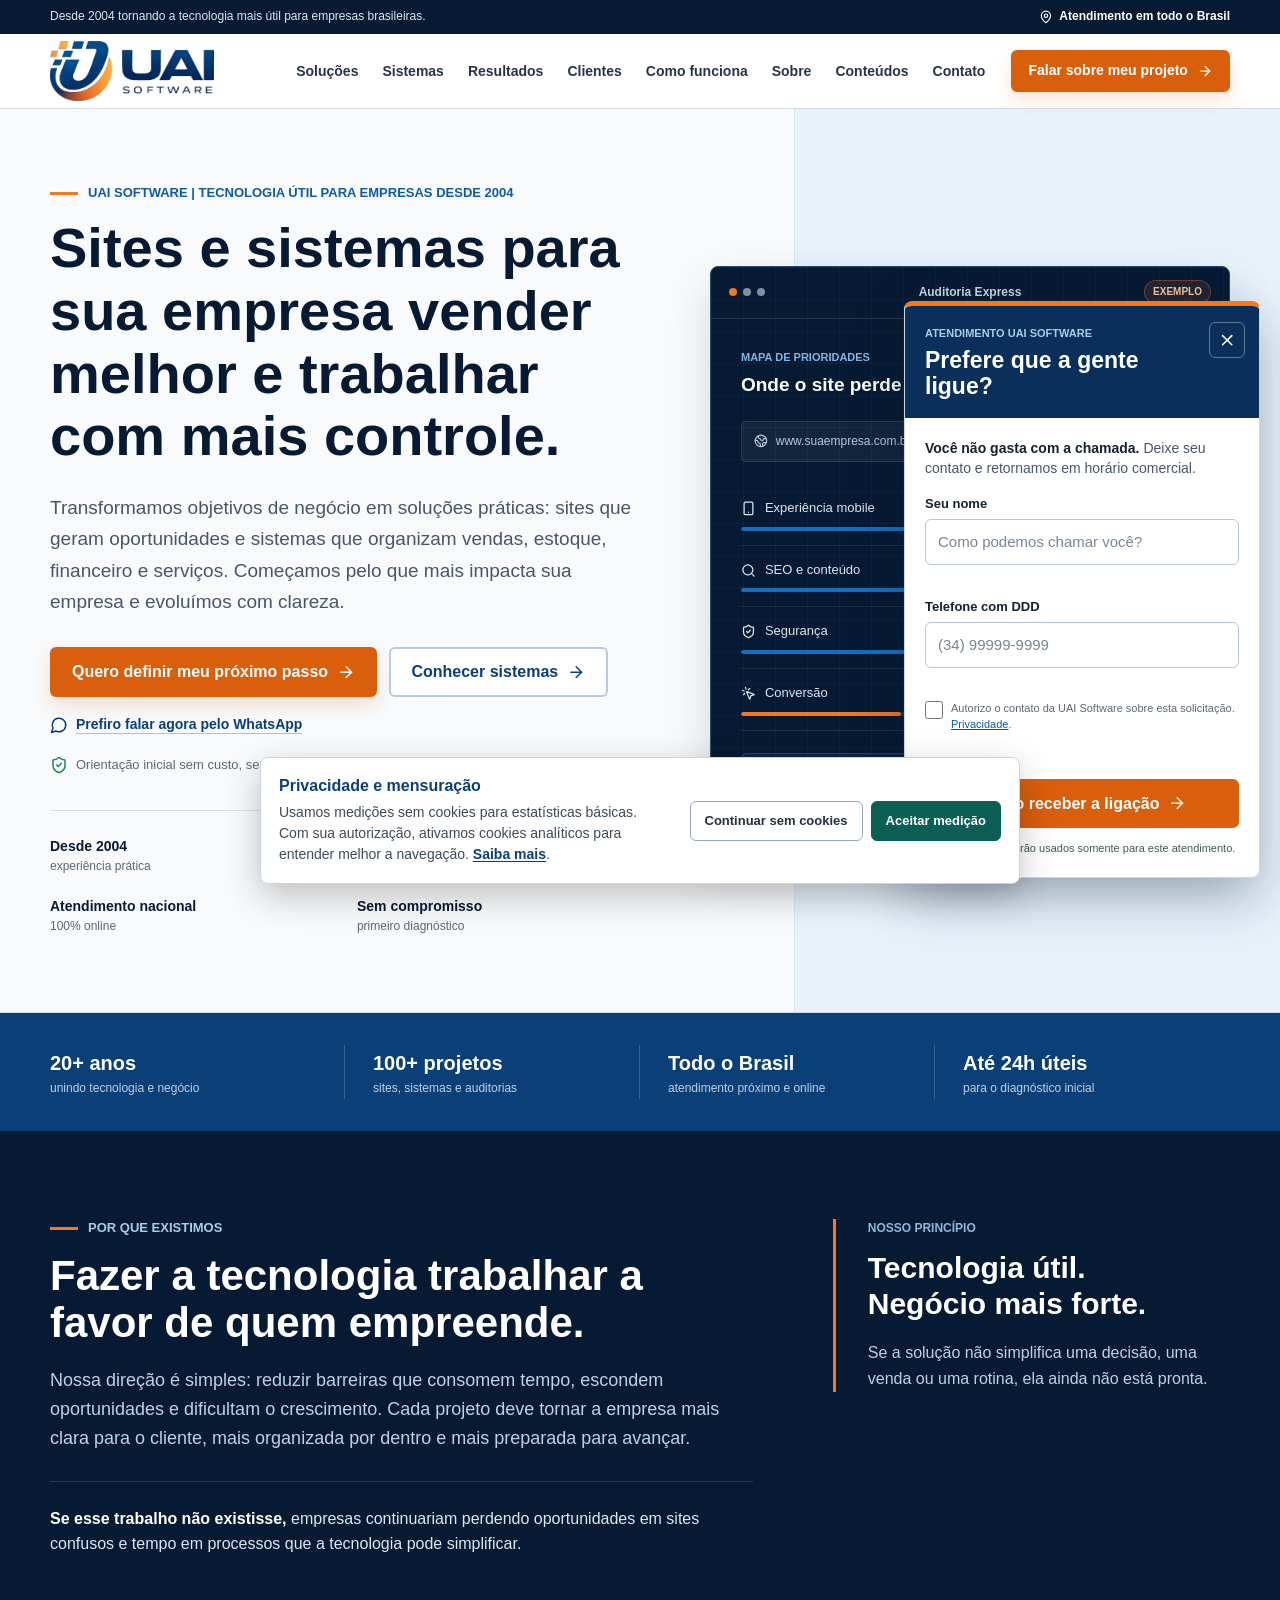
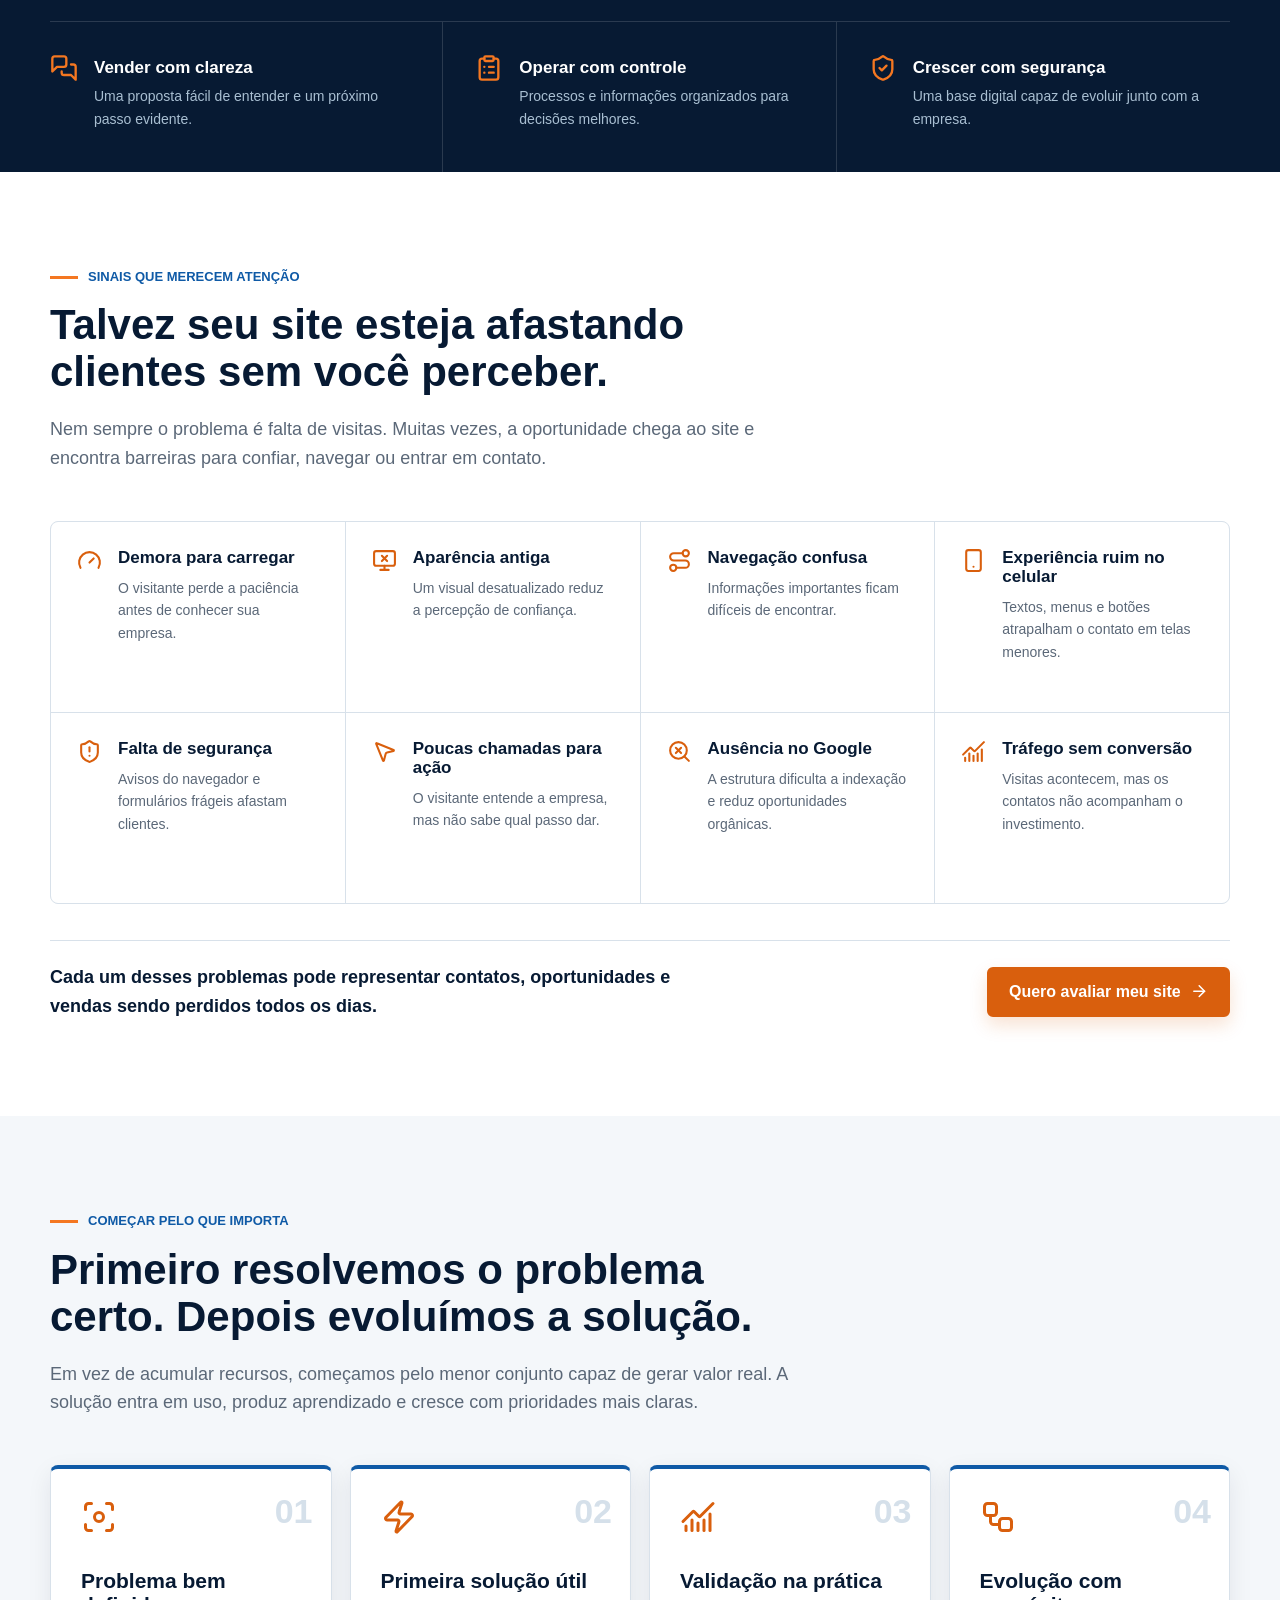
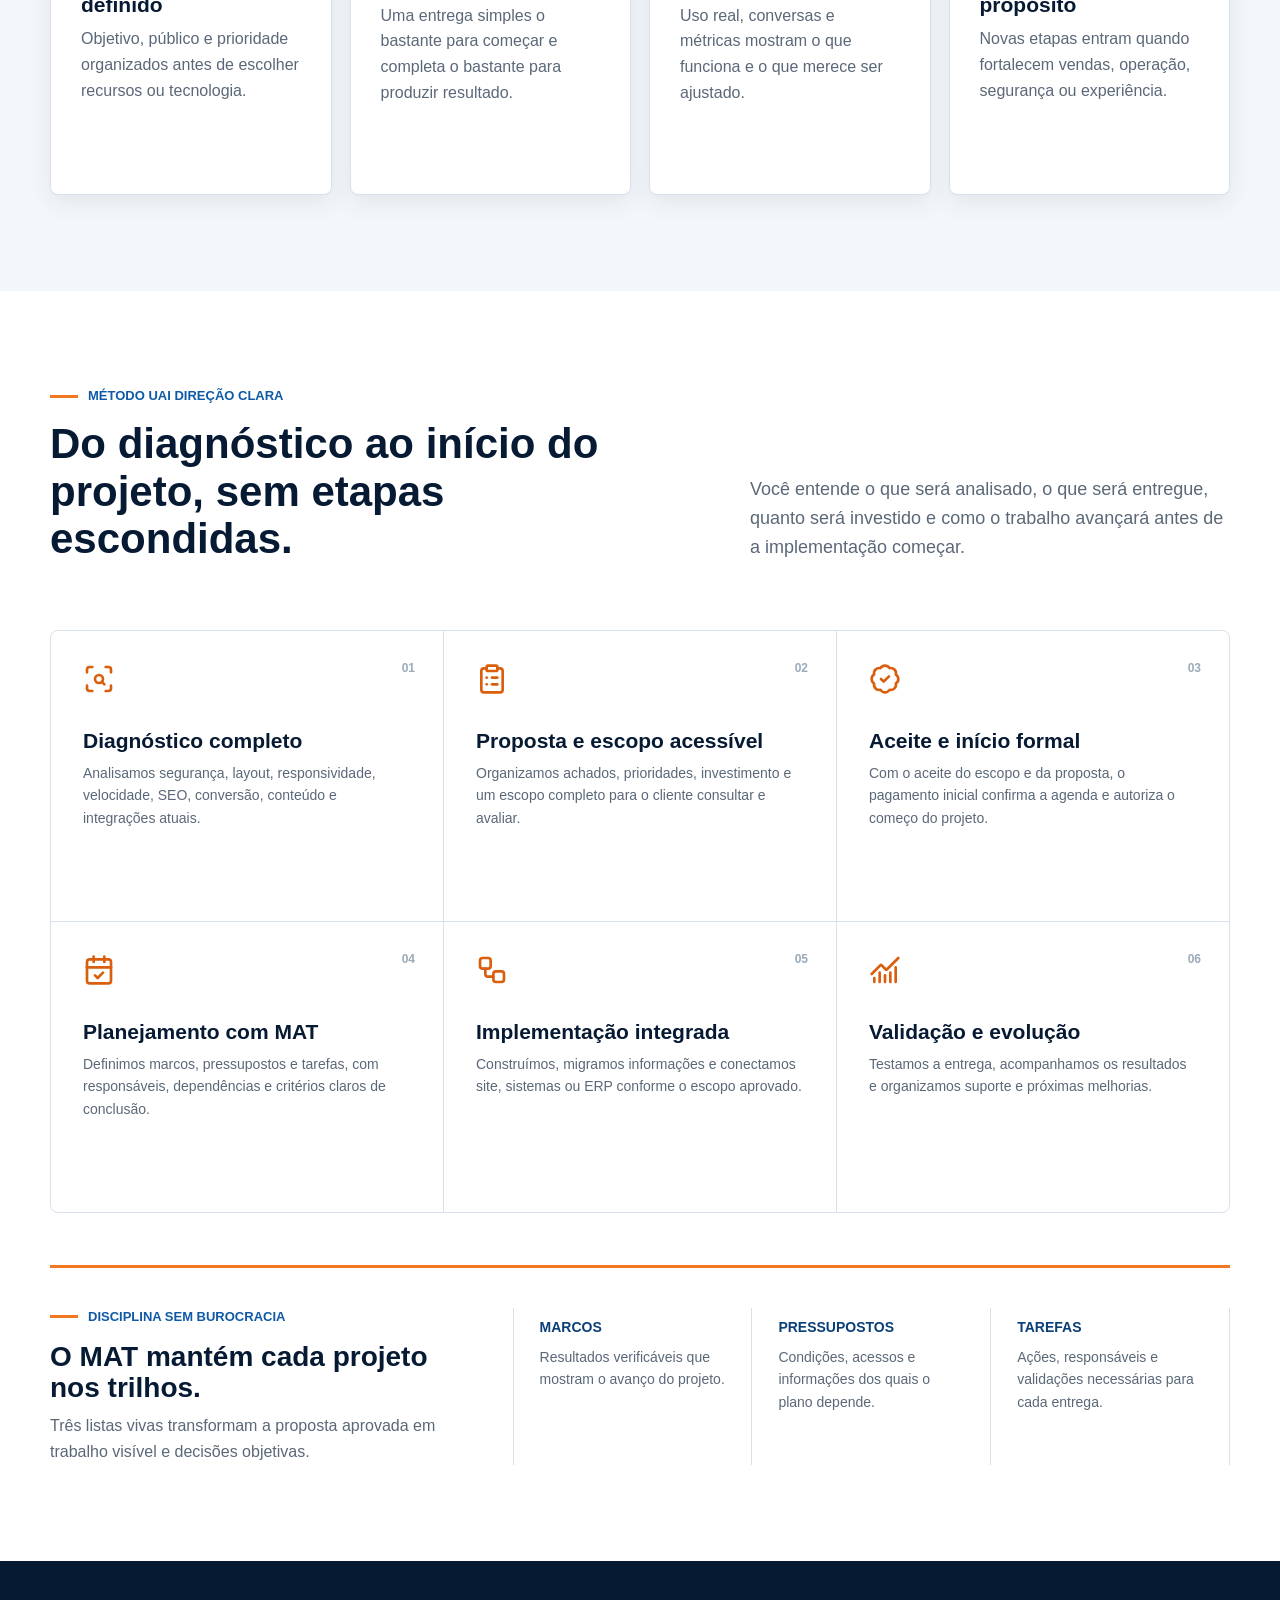
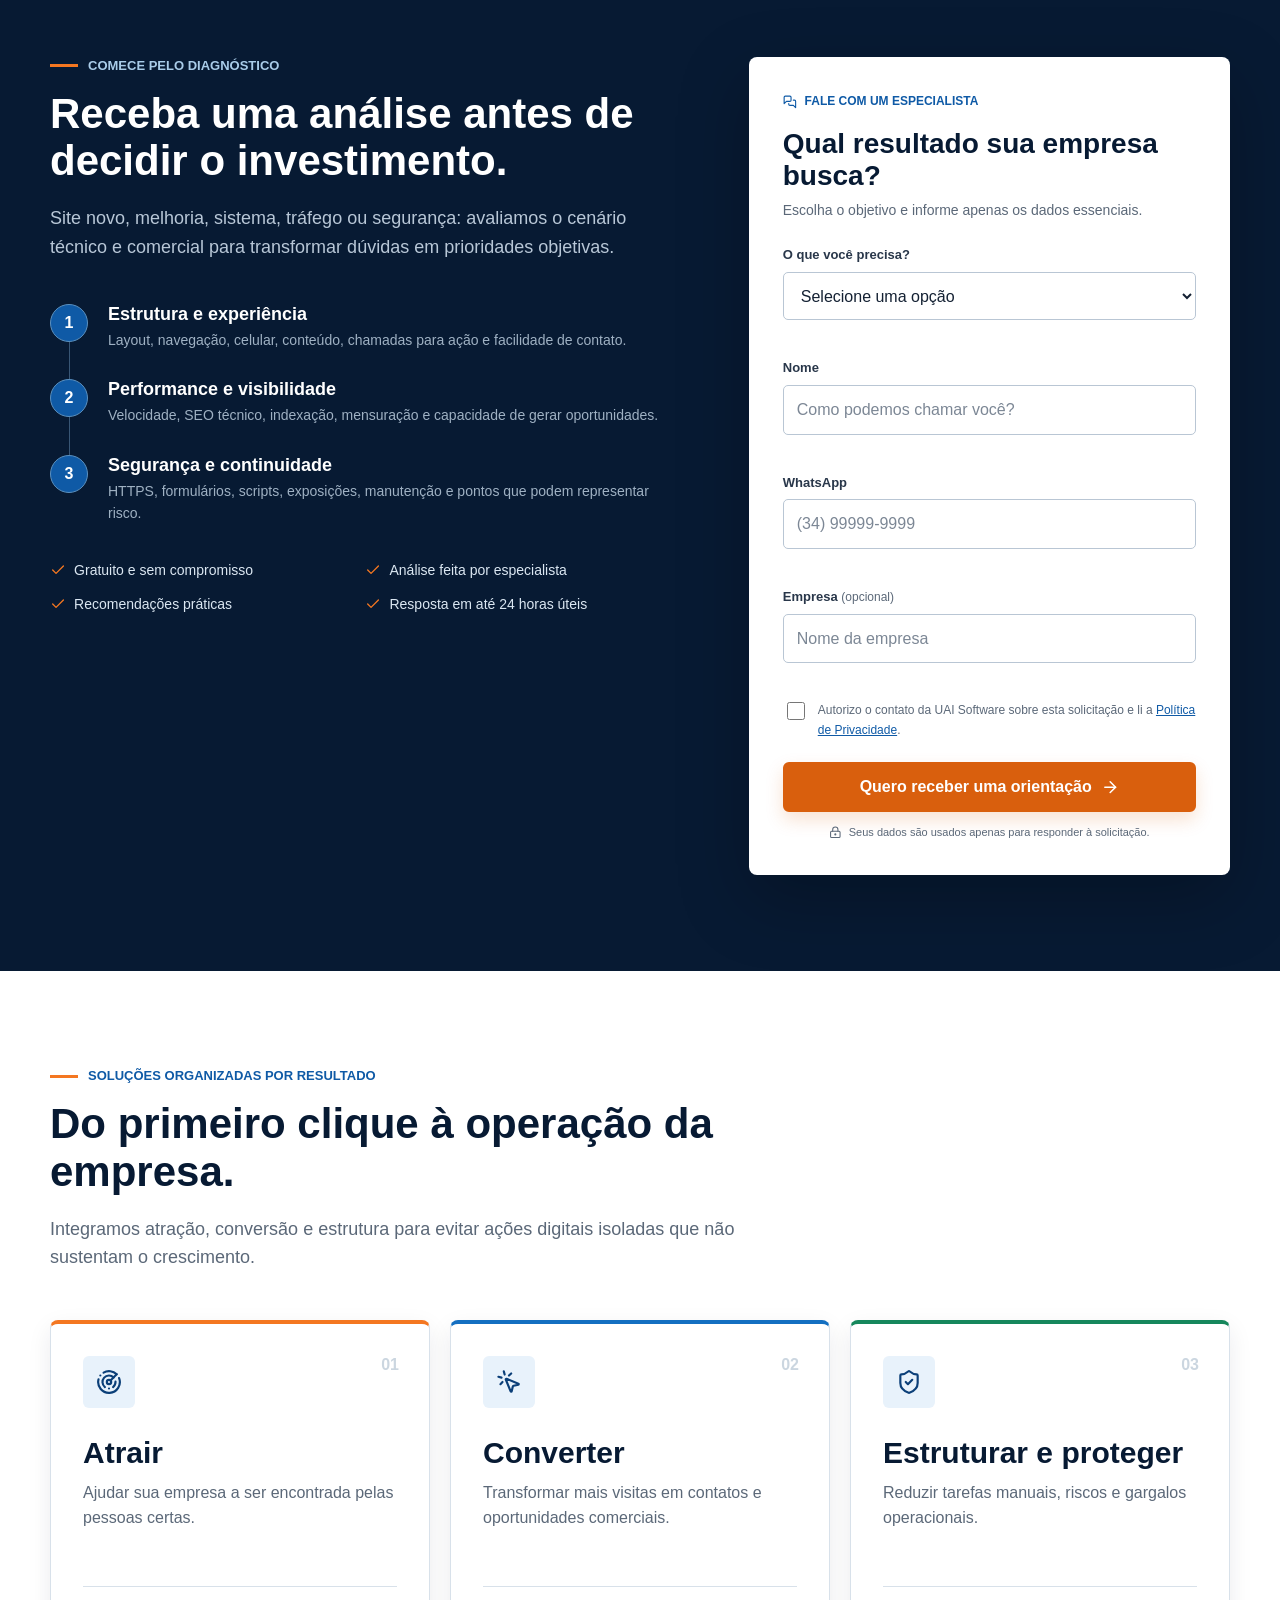
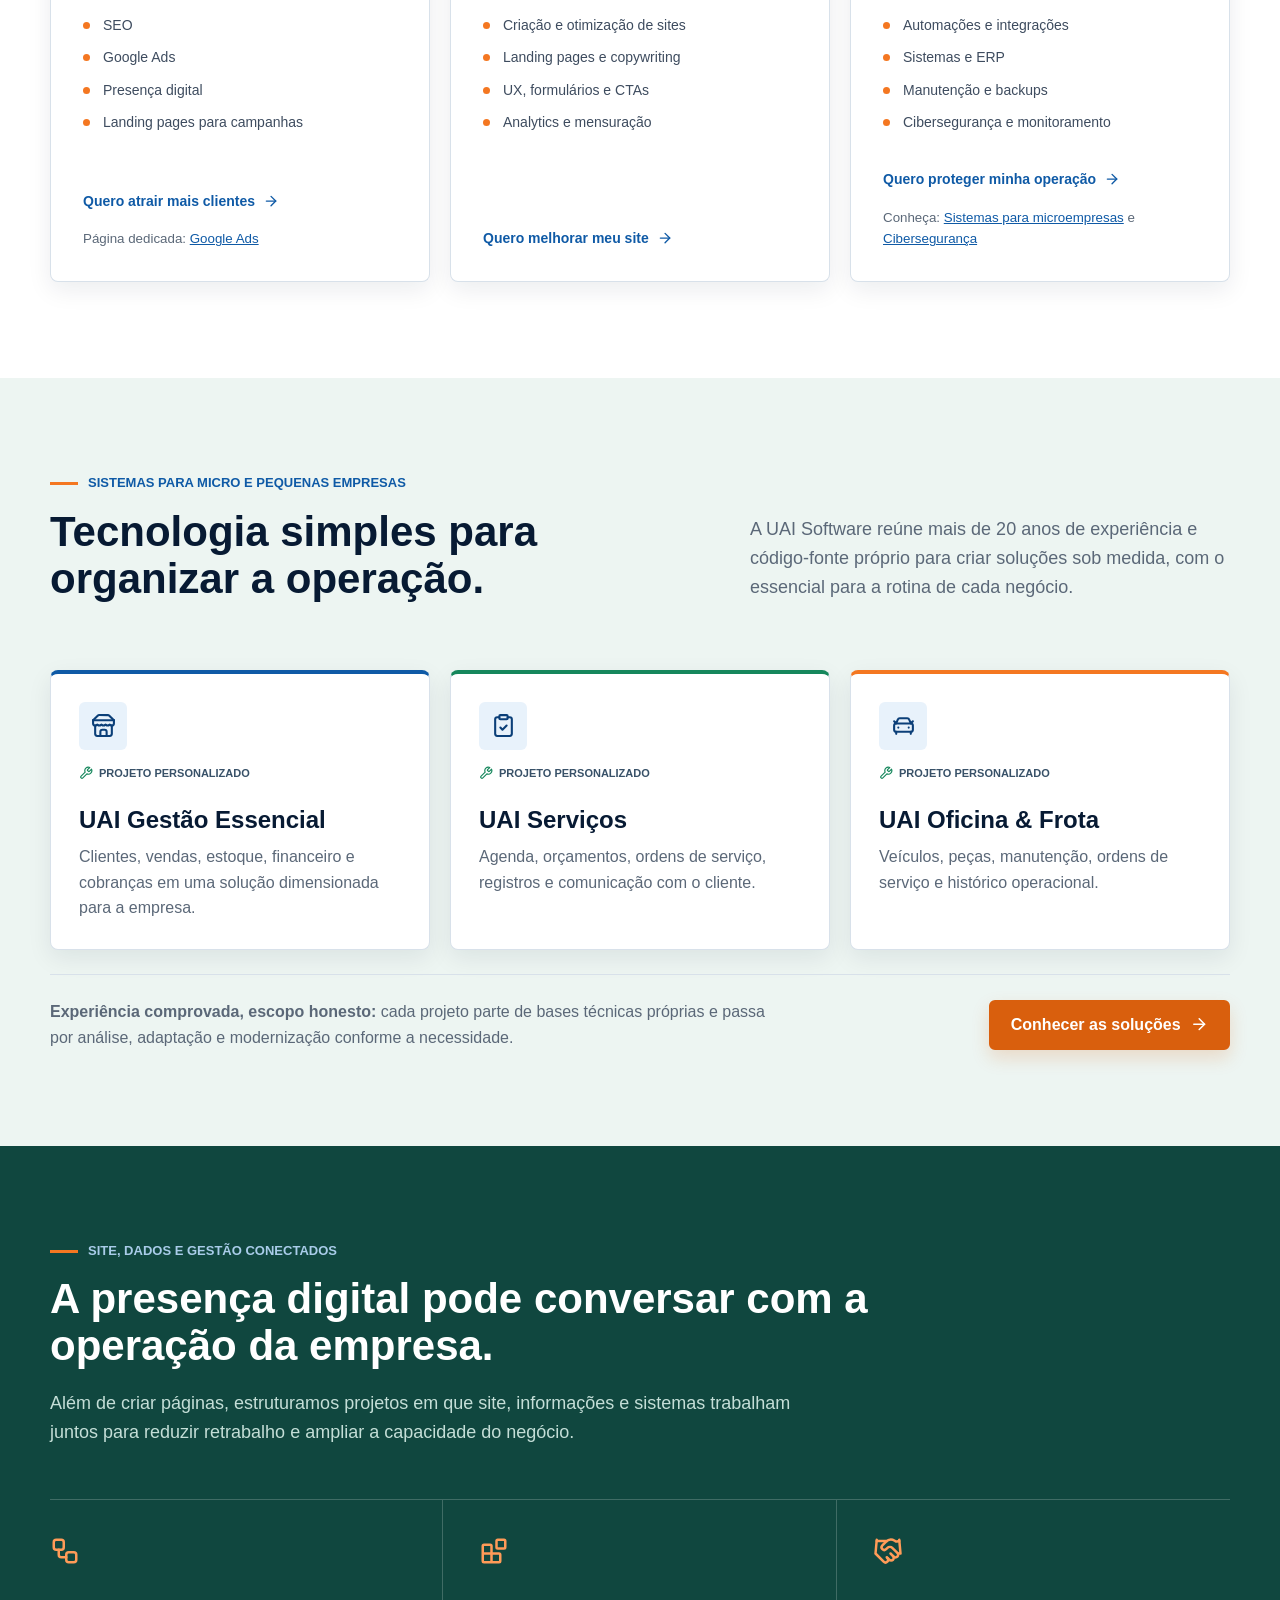
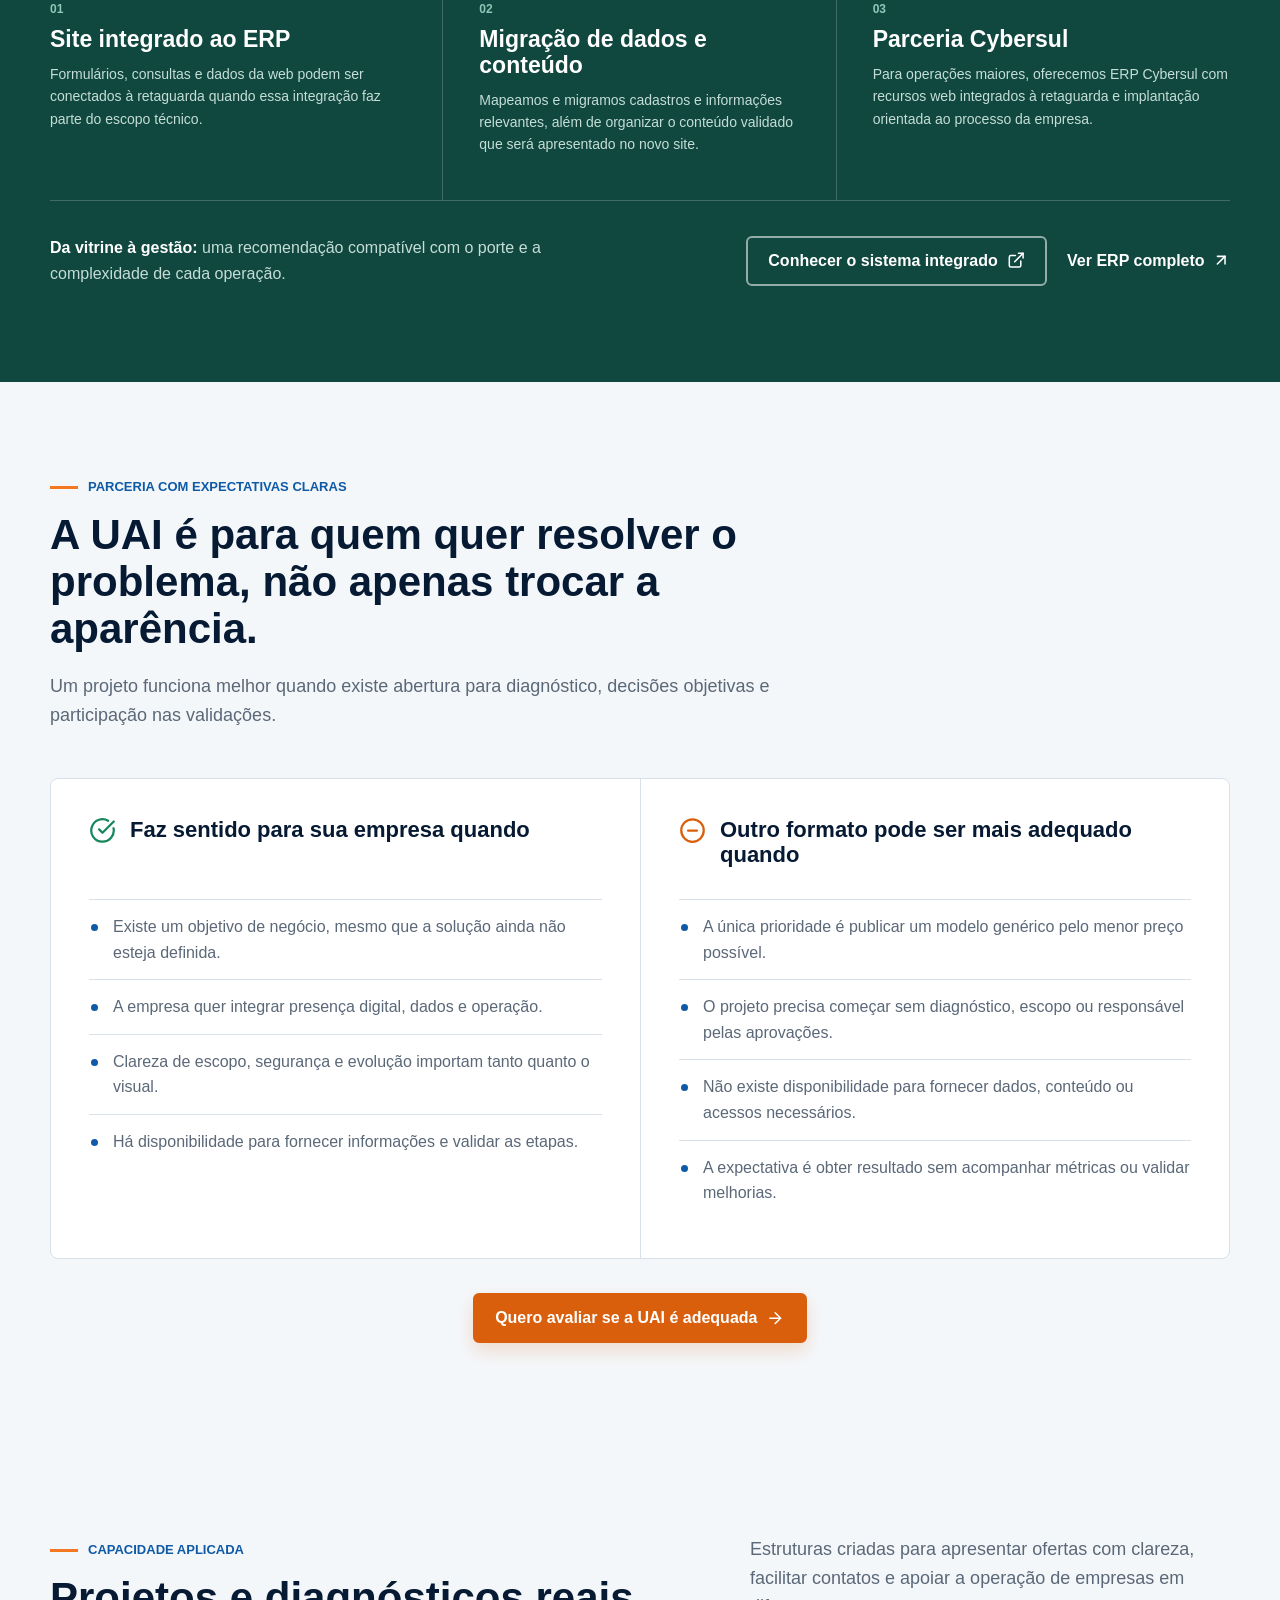
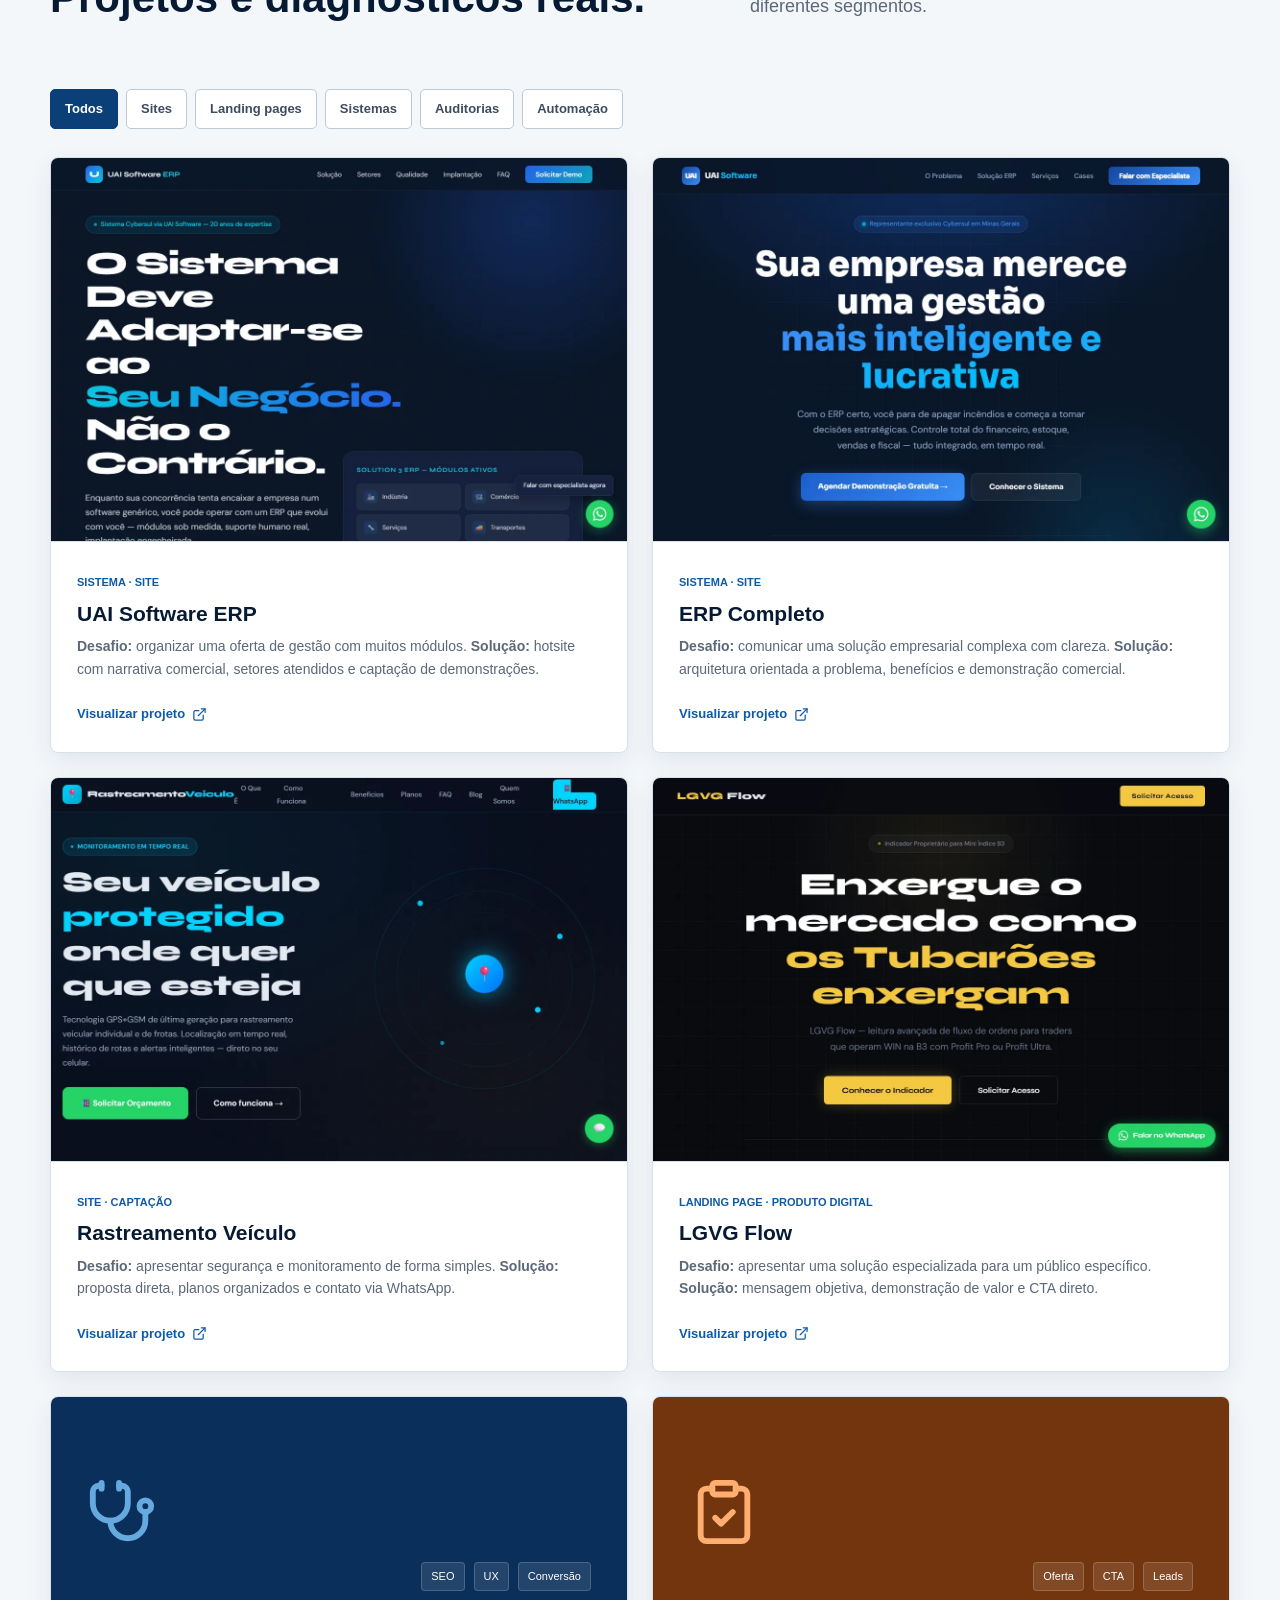
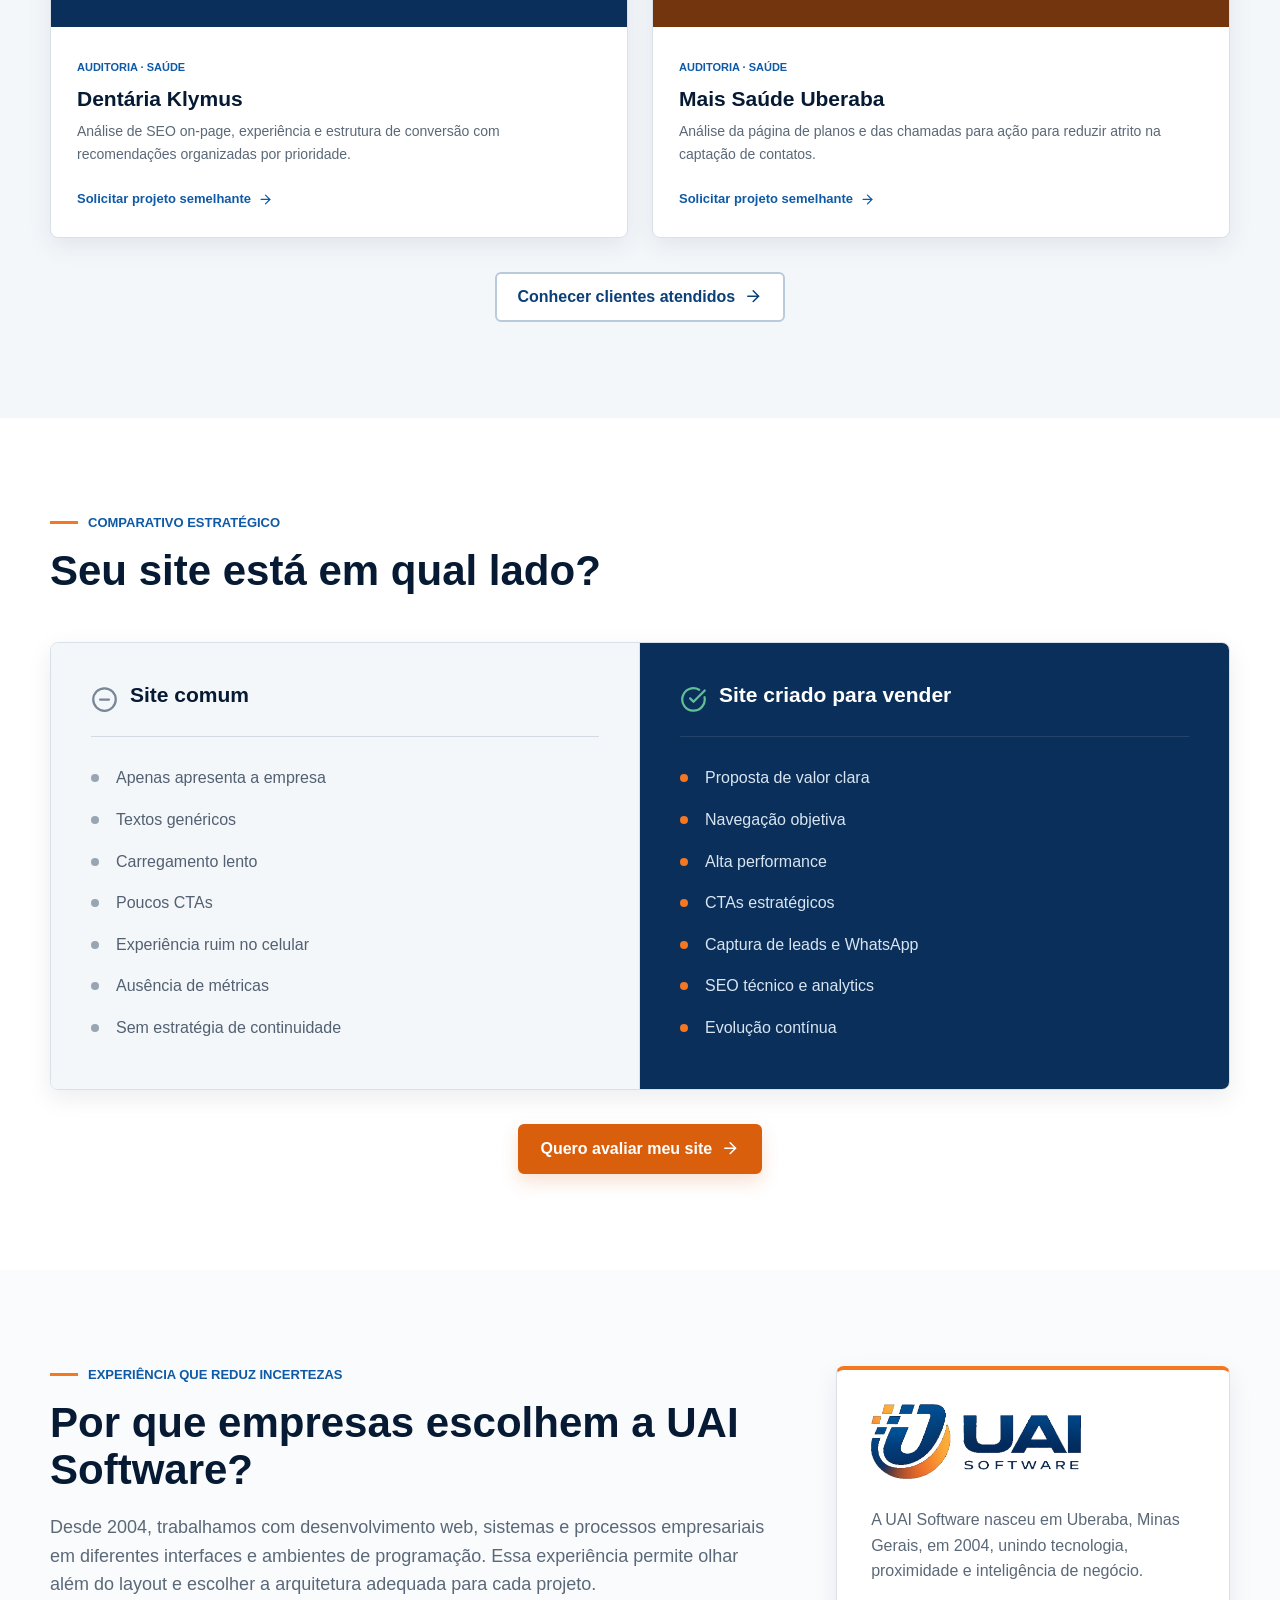
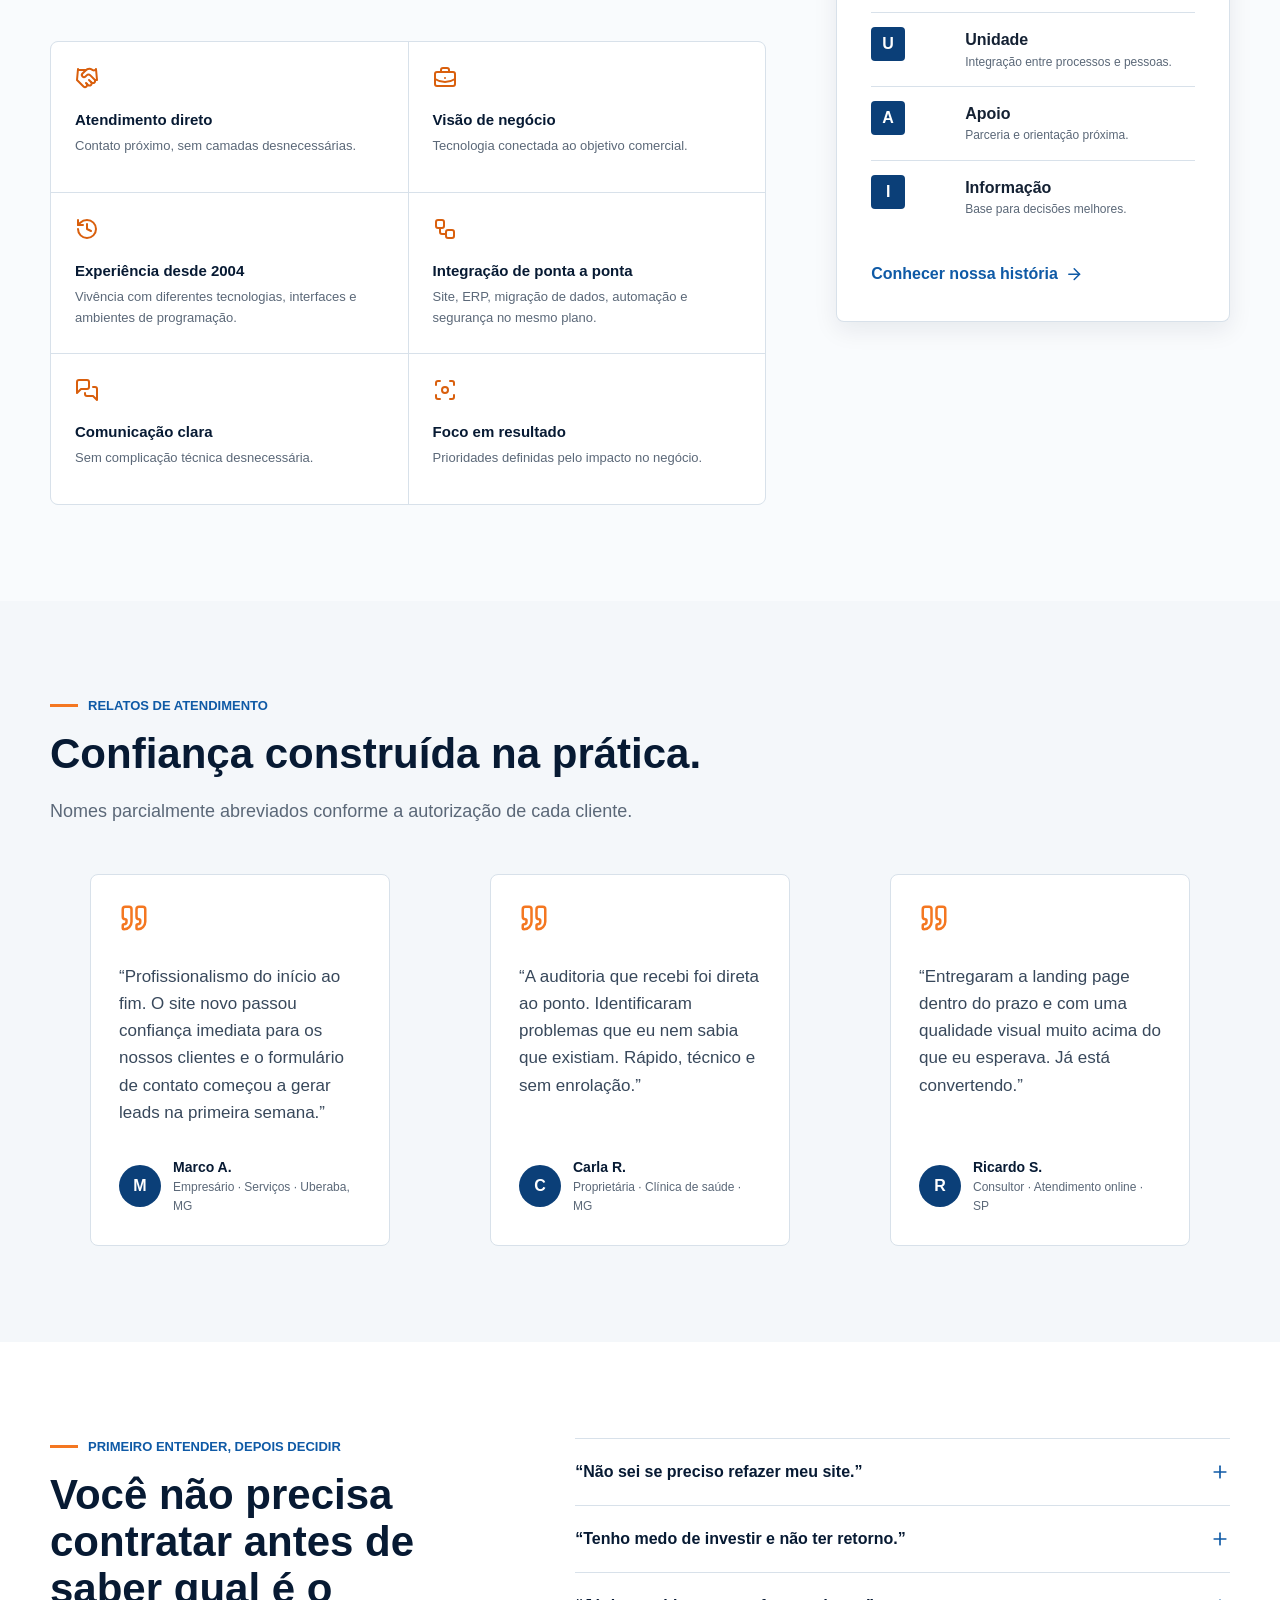
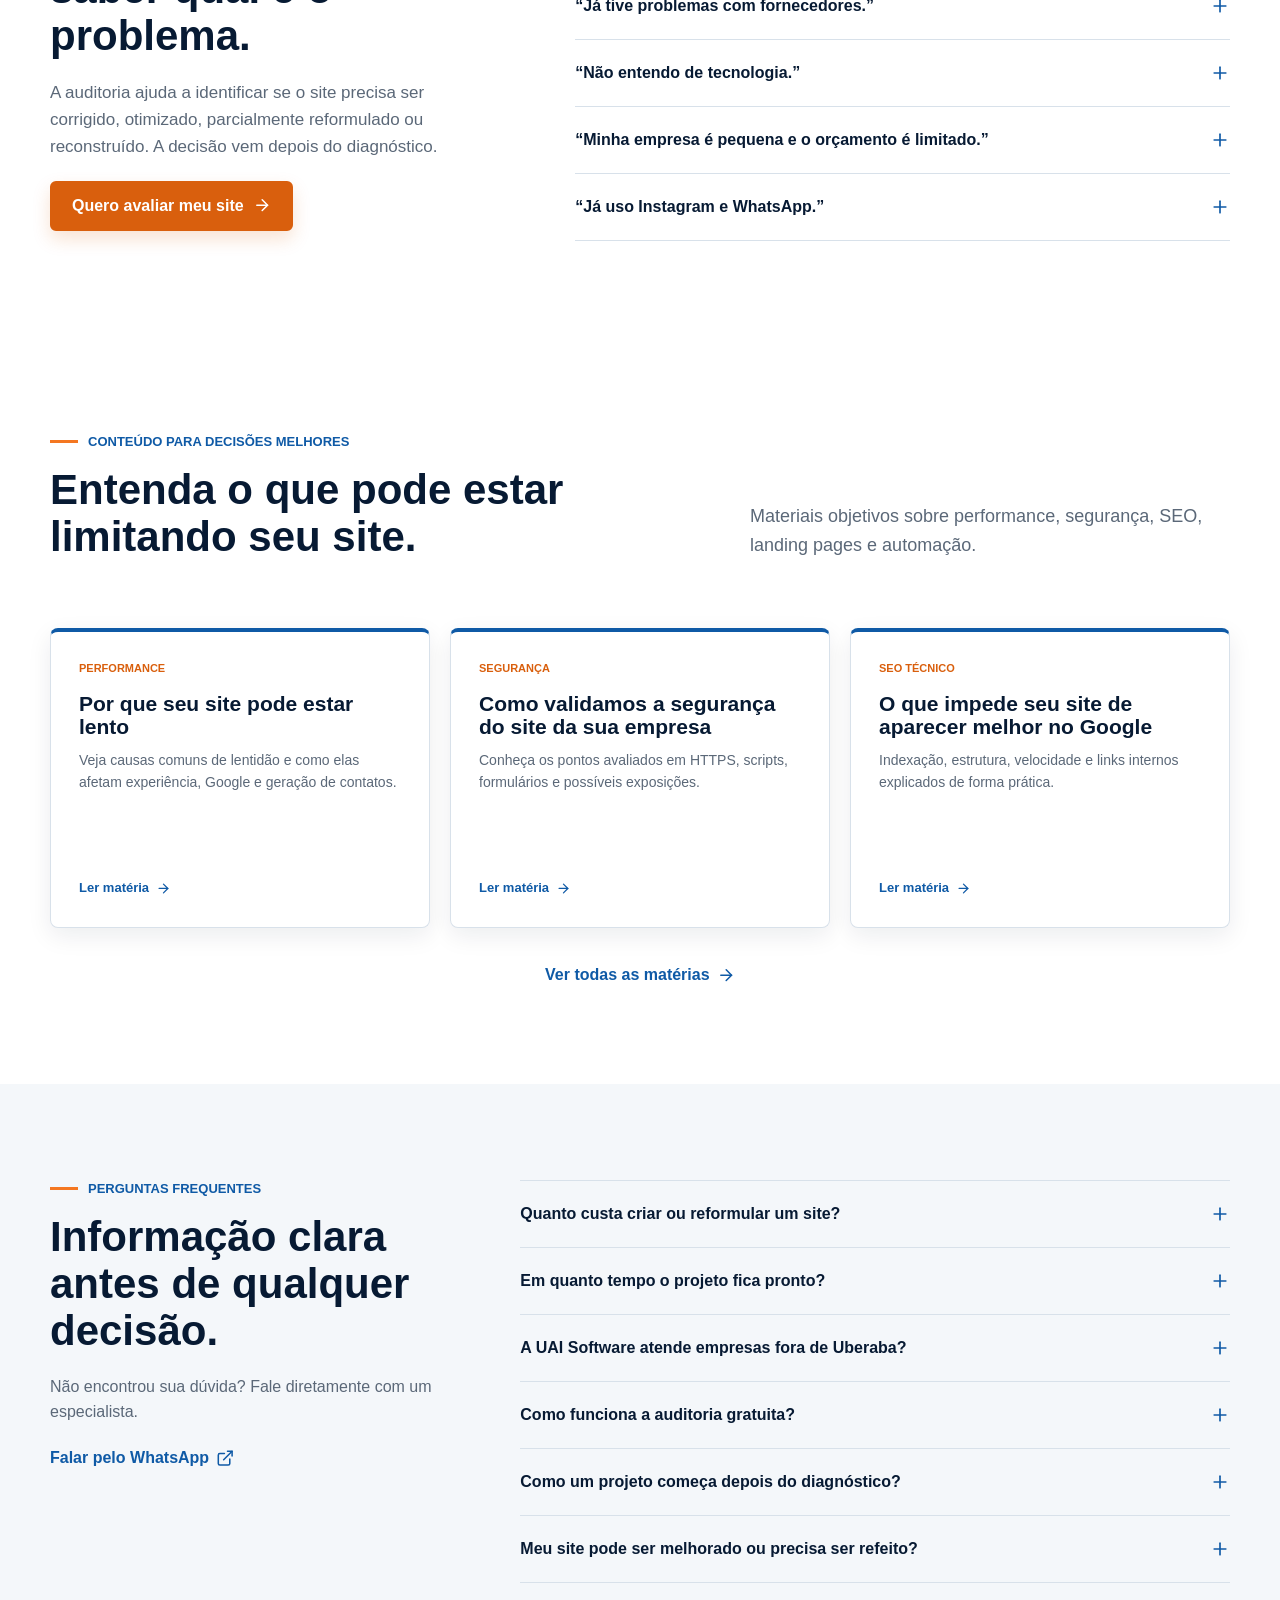
<file: index.html>
<!DOCTYPE html>
<html lang="pt-BR">
<head>
    <meta charset="UTF-8">
    <meta name="viewport" content="width=device-width, initial-scale=1.0">
    <title>Criação de Sites e Sistemas para Empresas | UAI Software</title>
    <meta name="description" content="Sites e sistemas para micro, pequenas e médias empresas venderem melhor, organizarem a operação e crescerem com segurança. Atendimento em todo o Brasil.">
    <meta name="robots" content="index, follow, max-snippet:-1, max-image-preview:large, max-video-preview:-1">
    <meta name="author" content="UAI Software">
    <meta name="theme-color" content="#0b3f78">
    <meta name="geo.region" content="BR-MG">
    <meta name="geo.placename" content="Uberaba, Minas Gerais, Brasil">
    <link rel="canonical" href="https://uaisoftware.com.br/">
    <link rel="icon" href="assets/uai-software-logo.webp" type="image/webp">
    <link rel="preload" href="assets/uai-software-logo.webp" as="image" type="image/webp">
    <link rel="preconnect" href="https://www.googletagmanager.com">
    <link rel="dns-prefetch" href="https://formsubmit.co">
    <link rel="stylesheet" href="assets/site.css?v=20261103-2">
    <link rel="stylesheet" href="/assets/analytics.css?v=20260724-1">
    <script src="/assets/analytics.js?v=20260904-1"></script>

    <meta property="og:type" content="website">
    <meta property="og:site_name" content="UAI Software">
    <meta property="og:title" content="Sites e sistemas para empresas | UAI Software">
    <meta property="og:description" content="Tecnologia útil para sua empresa vender melhor, organizar a operação e crescer com segurança.">
    <meta property="og:url" content="https://uaisoftware.com.br/">
    <meta property="og:image" content="https://uaisoftware.com.br/assets/uai-software-logo.webp">
    <meta property="og:image:alt" content="Logomarca da UAI Software">
    <meta property="og:locale" content="pt_BR">
    <meta name="twitter:card" content="summary_large_image">
    <meta name="twitter:title" content="Sites e sistemas para empresas | UAI Software">
    <meta name="twitter:description" content="Sites e sistemas para sua empresa vender melhor, trabalhar com controle e crescer com segurança.">
    <meta name="twitter:image" content="https://uaisoftware.com.br/assets/uai-software-logo.webp">

    <script type="application/ld+json">
    {
      "@context": "https://schema.org",
      "@graph": [
        {
          "@type": "Organization",
          "@id": "https://uaisoftware.com.br/#organization",
          "name": "UAI Software",
          "url": "https://uaisoftware.com.br/",
          "logo": "https://uaisoftware.com.br/assets/uai-software-logo.webp",
          "foundingDate": "2004",
          "description": "Empresa de Uberaba, Minas Gerais, especializada em criação e otimização de sites, landing pages, automação, sistemas, SEO, Google Ads e segurança digital para empresas em todo o Brasil.",
          "email": "comercial@uaisoftware.com.br",
          "telephone": "+55-34-3073-9343",
          "address": {
            "@type": "PostalAddress",
            "addressLocality": "Uberaba",
            "addressRegion": "MG",
            "addressCountry": "BR"
          },
          "areaServed": {"@type": "Country", "name": "Brasil"},
          "contactPoint": {
            "@type": "ContactPoint",
            "telephone": "+55-34-3073-9343",
            "contactType": "technical support",
            "availableLanguage": "Portuguese",
            "areaServed": "BR"
          },
          "sameAs": [
            "https://sistema.uaisoftware.com.br",
            "https://erp.uaisoftware.com.br",
            "https://rastreamentoveiculo.com.br"
          ]
        },
        {
          "@type": "WebSite",
          "@id": "https://uaisoftware.com.br/#website",
          "url": "https://uaisoftware.com.br/",
          "name": "UAI Software",
          "publisher": {"@id": "https://uaisoftware.com.br/#organization"},
          "inLanguage": "pt-BR"
        },
        {
          "@type": "Service",
          "@id": "https://uaisoftware.com.br/#auditoria-express",
          "name": "Auditoria Express Gratuita do Site",
          "provider": {"@id": "https://uaisoftware.com.br/#organization"},
          "areaServed": "BR",
          "description": "Diagnóstico inicial de performance, experiência mobile, SEO, segurança, credibilidade e conversão, entregue em até 24 horas úteis.",
          "offers": {
            "@type": "Offer",
            "price": "0",
            "priceCurrency": "BRL",
            "availability": "https://schema.org/InStock"
          }
        },
        {
          "@type": "FAQPage",
          "@id": "https://uaisoftware.com.br/#faq",
          "mainEntity": [
            {
              "@type": "Question",
              "name": "Quanto custa criar ou reformular um site?",
              "acceptedAnswer": {"@type": "Answer", "text": "O investimento depende do objetivo, do escopo e das integrações necessárias. A auditoria inicial ajuda a definir prioridades antes de qualquer proposta, sem compromisso de contratação."}
            },
            {
              "@type": "Question",
              "name": "Em quanto tempo o projeto fica pronto?",
              "acceptedAnswer": {"@type": "Answer", "text": "O prazo varia conforme o escopo e a disponibilidade dos materiais. Após o diagnóstico e o briefing, a UAI Software apresenta um cronograma claro para aprovação."}
            },
            {
              "@type": "Question",
              "name": "A UAI Software atende empresas fora de Uberaba?",
              "acceptedAnswer": {"@type": "Answer", "text": "Sim. O atendimento é realizado online por WhatsApp, e-mail e videochamada para empresas em todo o Brasil."}
            },
            {
              "@type": "Question",
              "name": "Como funciona a auditoria gratuita?",
              "acceptedAnswer": {"@type": "Answer", "text": "Você envia o endereço do site e seus dados de contato. Um especialista analisa performance, mobile, SEO, segurança, credibilidade e conversão, e apresenta os principais gargalos em até 24 horas úteis."}
            },
            {
              "@type": "Question",
              "name": "Como um projeto começa depois do diagnóstico?",
              "acceptedAnswer": {"@type": "Answer", "text": "A UAI Software apresenta uma proposta comercial e um escopo completo para consulta. Com o aceite do cliente e o pagamento inicial, o projeto é planejado em marcos, pressupostos e tarefas antes do início da implementação."}
            },
            {
              "@type": "Question",
              "name": "Meu site pode ser melhorado ou precisa ser refeito?",
              "acceptedAnswer": {"@type": "Answer", "text": "Depende do estado atual. A auditoria identifica se o melhor caminho é corrigir, otimizar, reformular parcialmente ou reconstruir o site."}
            },
            {
              "@type": "Question",
              "name": "A UAI Software cria os textos do site?",
              "acceptedAnswer": {"@type": "Answer", "text": "Sim. A estrutura e os textos podem ser desenvolvidos com foco em clareza, posicionamento, SEO e conversão, sempre com validação da empresa."}
            },
            {
              "@type": "Question",
              "name": "O site será otimizado para celular?",
              "acceptedAnswer": {"@type": "Answer", "text": "Sim. Os projetos são planejados para funcionar bem em celulares, tablets e computadores, com atenção a leitura, navegação, velocidade e área de toque."}
            },
            {
              "@type": "Question",
              "name": "A UAI Software trabalha com SEO?",
              "acceptedAnswer": {"@type": "Answer", "text": "Sim. A estrutura técnica, os títulos, as descrições, o conteúdo e a indexação são organizados para facilitar a compreensão do site pelos buscadores."}
            },
            {
              "@type": "Question",
              "name": "É possível integrar o site ao WhatsApp?",
              "acceptedAnswer": {"@type": "Answer", "text": "Sim. Botões, formulários e fluxos de atendimento podem direcionar o contato para o WhatsApp de forma simples e mensurável."}
            },
            {
              "@type": "Question",
              "name": "A UAI Software oferece manutenção e suporte?",
              "acceptedAnswer": {"@type": "Answer", "text": "Sim. A empresa oferece manutenção, correções, monitoramento e evolução contínua conforme a necessidade de cada projeto."}
            },
            {
              "@type": "Question",
              "name": "A UAI Software trabalha com Google Ads?",
              "acceptedAnswer": {"@type": "Answer", "text": "Sim. O trabalho pode integrar landing pages, mensuração e campanhas no Google para atrair visitantes com maior intenção comercial."}
            },
            {
              "@type": "Question",
              "name": "Como meus dados serão utilizados?",
              "acceptedAnswer": {"@type": "Answer", "text": "Os dados enviados são usados para responder à solicitação, realizar o diagnóstico e dar continuidade ao atendimento. Eles não são comercializados."}
            }
          ]
        }
      ]
    }
    </script>
    <link rel="stylesheet" href="/assets/callback-widget.css?v=20261109-1">
</head>
<body>
    <a class="skip-link" href="#conteudo">Ir para o conteúdo principal</a>

    <div class="site-head">
        <div class="trust-bar">
            <div class="shell trust-bar__inner">
                <p>Desde 2004 tornando a tecnologia mais útil para empresas brasileiras.</p>
                <span><svg class="lucide lucide-map-pin" aria-hidden="true" viewBox="0 0 24 24" fill="none" stroke="currentColor" stroke-width="2" stroke-linecap="round" stroke-linejoin="round"><use href="/assets/lucide-icons.svg#map-pin"></use></svg> Atendimento em todo o Brasil</span>
            </div>
        </div>

        <header class="header" id="inicio">
            <div class="shell header__inner">
                <a class="brand" href="#inicio" aria-label="UAI Software, página inicial">
                    <img src="assets/uai-software-logo.webp" alt="UAI Software" width="183" height="61">
                </a>

                <nav class="nav" aria-label="Menu principal">
                    <button class="nav__toggle icon-button" type="button" aria-expanded="false" aria-controls="nav-list" title="Abrir menu">
                        <svg class="lucide lucide-menu" aria-hidden="true" viewBox="0 0 24 24" fill="none" stroke="currentColor" stroke-width="2" stroke-linecap="round" stroke-linejoin="round"><use href="/assets/lucide-icons.svg#menu"></use></svg>
                        <span class="sr-only">Abrir menu</span>
                    </button>
                    <div class="nav__list" id="nav-list">
                        <a href="#solucoes">Soluções</a>
                        <a href="sistemas-para-microempresas.html">Sistemas</a>
                        <a href="#resultados">Resultados</a>
                        <a href="clientes.html">Clientes</a>
                        <a href="#como-funciona">Como funciona</a>
                        <a href="#sobre">Sobre</a>
                        <a href="#conteudos">Conteúdos</a>
                        <a href="#contato">Contato</a>
                    </div>
                </nav>

                <a class="button button--small header__cta" href="#auditoria" data-track="audit_click" data-label="header">
                    Falar sobre meu projeto
                    <svg class="lucide lucide-arrow-right" aria-hidden="true" viewBox="0 0 24 24" fill="none" stroke="currentColor" stroke-width="2" stroke-linecap="round" stroke-linejoin="round"><use href="/assets/lucide-icons.svg#arrow-right"></use></svg>
                </a>
            </div>
        </header>
    </div>

    <main id="conteudo">
        <section class="hero" aria-labelledby="hero-title">
            <div class="shell hero__grid">
                <div class="hero__content reveal">
                    <p class="eyebrow">UAI Software | Tecnologia útil para empresas desde 2004</p>
                    <h1 id="hero-title">Sites e sistemas para sua empresa vender melhor e trabalhar com mais controle.</h1>
                    <p class="hero__lead">Transformamos objetivos de negócio em soluções práticas: sites que geram oportunidades e sistemas que organizam vendas, estoque, financeiro e serviços. Começamos pelo que mais impacta sua empresa e evoluímos com clareza.</p>

                    <div class="hero__actions">
                        <a class="button" href="#auditoria" data-track="audit_click" data-label="hero">
                            Quero definir meu próximo passo
                            <svg class="lucide lucide-arrow-right" aria-hidden="true" viewBox="0 0 24 24" fill="none" stroke="currentColor" stroke-width="2" stroke-linecap="round" stroke-linejoin="round"><use href="/assets/lucide-icons.svg#arrow-right"></use></svg>
                        </a>
                        <a class="button button--secondary" href="sistemas-para-microempresas.html" data-track="systems_page_click" data-label="hero_sistemas">
                            Conhecer sistemas
                            <svg class="lucide lucide-arrow-right" aria-hidden="true" viewBox="0 0 24 24" fill="none" stroke="currentColor" stroke-width="2" stroke-linecap="round" stroke-linejoin="round"><use href="/assets/lucide-icons.svg#arrow-right"></use></svg>
                        </a>
                    </div>
                    <a class="hero__whatsapp" href="https://wa.me/5534988977879?text=Ol%C3%A1%2C%20quero%20conversar%20sobre%20um%20projeto%20para%20minha%20empresa." target="_blank" rel="noopener noreferrer" data-track="whatsapp_click" data-label="hero_direto"><svg class="lucide lucide-message-circle" aria-hidden="true" viewBox="0 0 24 24" fill="none" stroke="currentColor" stroke-width="2" stroke-linecap="round" stroke-linejoin="round"><use href="/assets/lucide-icons.svg#message-circle"></use></svg> Prefiro falar agora pelo WhatsApp</a>
                    <p class="microcopy"><svg class="lucide lucide-shield-check" aria-hidden="true" viewBox="0 0 24 24" fill="none" stroke="currentColor" stroke-width="2" stroke-linecap="round" stroke-linejoin="round"><use href="/assets/lucide-icons.svg#shield-check"></use></svg> Orientação inicial sem custo, sem compromisso e com resposta em até 24 horas úteis.</p>

                    <ul class="hero__proof" aria-label="Diferenciais da UAI Software">
                        <li><strong>Desde 2004</strong><span>experiência prática</span></li>
                        <li><strong>+100 projetos</strong><span>entregues</span></li>
                        <li><strong>Atendimento nacional</strong><span>100% online</span></li>
                        <li><strong>Sem compromisso</strong><span>primeiro diagnóstico</span></li>
                    </ul>
                </div>

                <div class="diagnostic" aria-label="Exemplo visual da Auditoria Express" role="img">
                    <div class="diagnostic__top">
                        <span class="diagnostic__dots" aria-hidden="true"><b></b><b></b><b></b></span>
                        <span>Auditoria Express</span>
                        <span class="status-pill">Exemplo</span>
                    </div>
                    <div class="diagnostic__body">
                        <div class="diagnostic__title">
                            <div>
                                <small>Mapa de prioridades</small>
                                <strong>Onde o site perde oportunidades?</strong>
                            </div>
                            <svg class="lucide lucide-scan-search" aria-hidden="true" viewBox="0 0 24 24" fill="none" stroke="currentColor" stroke-width="2" stroke-linecap="round" stroke-linejoin="round"><use href="/assets/lucide-icons.svg#scan-search"></use></svg>
                        </div>
                        <div class="diagnostic__url"><svg class="lucide lucide-globe-2" aria-hidden="true" viewBox="0 0 24 24" fill="none" stroke="currentColor" stroke-width="2" stroke-linecap="round" stroke-linejoin="round"><use href="/assets/lucide-icons.svg#globe-2"></use></svg> www.suaempresa.com.br</div>
                        <div class="diagnostic__metrics">
                            <div class="metric-row">
                                <span><svg class="lucide lucide-smartphone" aria-hidden="true" viewBox="0 0 24 24" fill="none" stroke="currentColor" stroke-width="2" stroke-linecap="round" stroke-linejoin="round"><use href="/assets/lucide-icons.svg#smartphone"></use></svg> Experiência mobile</span>
                                <b>A revisar</b>
                                <span class="meter"><i style="width:62%"></i></span>
                            </div>
                            <div class="metric-row">
                                <span><svg class="lucide lucide-search" aria-hidden="true" viewBox="0 0 24 24" fill="none" stroke="currentColor" stroke-width="2" stroke-linecap="round" stroke-linejoin="round"><use href="/assets/lucide-icons.svg#search"></use></svg> SEO e conteúdo</span>
                                <b>Oportunidades</b>
                                <span class="meter"><i style="width:48%"></i></span>
                            </div>
                            <div class="metric-row">
                                <span><svg class="lucide lucide-shield-check" aria-hidden="true" viewBox="0 0 24 24" fill="none" stroke="currentColor" stroke-width="2" stroke-linecap="round" stroke-linejoin="round"><use href="/assets/lucide-icons.svg#shield-check"></use></svg> Segurança</span>
                                <b>Validar</b>
                                <span class="meter"><i style="width:76%"></i></span>
                            </div>
                            <div class="metric-row metric-row--priority">
                                <span><svg class="lucide lucide-mouse-pointer-click" aria-hidden="true" viewBox="0 0 24 24" fill="none" stroke="currentColor" stroke-width="2" stroke-linecap="round" stroke-linejoin="round"><use href="/assets/lucide-icons.svg#mouse-pointer-click"></use></svg> Conversão</span>
                                <b>Prioridade</b>
                                <span class="meter"><i style="width:35%"></i></span>
                            </div>
                        </div>
                        <div class="diagnostic__result">
                            <svg class="lucide lucide-clipboard-check" aria-hidden="true" viewBox="0 0 24 24" fill="none" stroke="currentColor" stroke-width="2" stroke-linecap="round" stroke-linejoin="round"><use href="/assets/lucide-icons.svg#clipboard-check"></use></svg>
                            <p><strong>Diagnóstico objetivo</strong><span>Gargalos e melhorias prioritárias em até 24 horas úteis.</span></p>
                        </div>
                    </div>
                </div>
            </div>
        </section>

        <section class="proof-band" aria-label="Indicadores da UAI Software">
            <div class="shell proof-band__grid">
                <div><strong>20+ anos</strong><span>unindo tecnologia e negócio</span></div>
                <div><strong>100+ projetos</strong><span>sites, sistemas e auditorias</span></div>
                <div><strong>Todo o Brasil</strong><span>atendimento próximo e online</span></div>
                <div><strong>Até 24h úteis</strong><span>para o diagnóstico inicial</span></div>
            </div>
        </section>

        <section class="purpose-band" id="proposito" aria-labelledby="purpose-title">
            <div class="shell purpose-band__grid">
                <div class="purpose-band__content reveal">
                    <p class="eyebrow eyebrow--light">Por que existimos</p>
                    <h2 id="purpose-title">Fazer a tecnologia trabalhar a favor de quem empreende.</h2>
                    <p class="purpose-band__lead">Nossa direção é simples: reduzir barreiras que consomem tempo, escondem oportunidades e dificultam o crescimento. Cada projeto deve tornar a empresa mais clara para o cliente, mais organizada por dentro e mais preparada para avançar.</p>
                    <p class="purpose-band__impact"><strong>Se esse trabalho não existisse,</strong> empresas continuariam perdendo oportunidades em sites confusos e tempo em processos que a tecnologia pode simplificar.</p>
                </div>
                <div class="purpose-band__principle reveal" aria-label="Princípio da UAI Software">
                    <span>Nosso princípio</span>
                    <strong>Tecnologia útil.<br>Negócio mais forte.</strong>
                    <p>Se a solução não simplifica uma decisão, uma venda ou uma rotina, ela ainda não está pronta.</p>
                </div>
            </div>
            <div class="shell purpose-band__outcomes" aria-label="Resultados que orientam nossos projetos">
                <div class="reveal"><svg class="lucide lucide-messages-square" aria-hidden="true" viewBox="0 0 24 24" fill="none" stroke="currentColor" stroke-width="2" stroke-linecap="round" stroke-linejoin="round"><use href="/assets/lucide-icons.svg#messages-square"></use></svg><p><strong>Vender com clareza</strong><span>Uma proposta fácil de entender e um próximo passo evidente.</span></p></div>
                <div class="reveal"><svg class="lucide lucide-clipboard-list" aria-hidden="true" viewBox="0 0 24 24" fill="none" stroke="currentColor" stroke-width="2" stroke-linecap="round" stroke-linejoin="round"><use href="/assets/lucide-icons.svg#clipboard-list"></use></svg><p><strong>Operar com controle</strong><span>Processos e informações organizados para decisões melhores.</span></p></div>
                <div class="reveal"><svg class="lucide lucide-shield-check" aria-hidden="true" viewBox="0 0 24 24" fill="none" stroke="currentColor" stroke-width="2" stroke-linecap="round" stroke-linejoin="round"><use href="/assets/lucide-icons.svg#shield-check"></use></svg><p><strong>Crescer com segurança</strong><span>Uma base digital capaz de evoluir junto com a empresa.</span></p></div>
            </div>
        </section>

        <section class="section problem" id="problemas" aria-labelledby="problem-title">
            <div class="shell">
                <div class="section-heading reveal">
                    <p class="eyebrow">Sinais que merecem atenção</p>
                    <h2 id="problem-title">Talvez seu site esteja afastando clientes sem você perceber.</h2>
                    <p>Nem sempre o problema é falta de visitas. Muitas vezes, a oportunidade chega ao site e encontra barreiras para confiar, navegar ou entrar em contato.</p>
                </div>

                <div class="problem-grid">
                    <article class="problem-item reveal"><svg class="lucide lucide-gauge" aria-hidden="true" viewBox="0 0 24 24" fill="none" stroke="currentColor" stroke-width="2" stroke-linecap="round" stroke-linejoin="round"><use href="/assets/lucide-icons.svg#gauge"></use></svg><div><h3>Demora para carregar</h3><p>O visitante perde a paciência antes de conhecer sua empresa.</p></div></article>
                    <article class="problem-item reveal"><svg class="lucide lucide-monitor-x" aria-hidden="true" viewBox="0 0 24 24" fill="none" stroke="currentColor" stroke-width="2" stroke-linecap="round" stroke-linejoin="round"><use href="/assets/lucide-icons.svg#monitor-x"></use></svg><div><h3>Aparência antiga</h3><p>Um visual desatualizado reduz a percepção de confiança.</p></div></article>
                    <article class="problem-item reveal"><svg class="lucide lucide-route" aria-hidden="true" viewBox="0 0 24 24" fill="none" stroke="currentColor" stroke-width="2" stroke-linecap="round" stroke-linejoin="round"><use href="/assets/lucide-icons.svg#route"></use></svg><div><h3>Navegação confusa</h3><p>Informações importantes ficam difíceis de encontrar.</p></div></article>
                    <article class="problem-item reveal"><svg class="lucide lucide-smartphone" aria-hidden="true" viewBox="0 0 24 24" fill="none" stroke="currentColor" stroke-width="2" stroke-linecap="round" stroke-linejoin="round"><use href="/assets/lucide-icons.svg#smartphone"></use></svg><div><h3>Experiência ruim no celular</h3><p>Textos, menus e botões atrapalham o contato em telas menores.</p></div></article>
                    <article class="problem-item reveal"><svg class="lucide lucide-shield-alert" aria-hidden="true" viewBox="0 0 24 24" fill="none" stroke="currentColor" stroke-width="2" stroke-linecap="round" stroke-linejoin="round"><use href="/assets/lucide-icons.svg#shield-alert"></use></svg><div><h3>Falta de segurança</h3><p>Avisos do navegador e formulários frágeis afastam clientes.</p></div></article>
                    <article class="problem-item reveal"><svg class="lucide lucide-mouse-pointer-2" aria-hidden="true" viewBox="0 0 24 24" fill="none" stroke="currentColor" stroke-width="2" stroke-linecap="round" stroke-linejoin="round"><use href="/assets/lucide-icons.svg#mouse-pointer-2"></use></svg><div><h3>Poucas chamadas para ação</h3><p>O visitante entende a empresa, mas não sabe qual passo dar.</p></div></article>
                    <article class="problem-item reveal"><svg class="lucide lucide-search-x" aria-hidden="true" viewBox="0 0 24 24" fill="none" stroke="currentColor" stroke-width="2" stroke-linecap="round" stroke-linejoin="round"><use href="/assets/lucide-icons.svg#search-x"></use></svg><div><h3>Ausência no Google</h3><p>A estrutura dificulta a indexação e reduz oportunidades orgânicas.</p></div></article>
                    <article class="problem-item reveal"><svg class="lucide lucide-chart-no-axes-combined" aria-hidden="true" viewBox="0 0 24 24" fill="none" stroke="currentColor" stroke-width="2" stroke-linecap="round" stroke-linejoin="round"><use href="/assets/lucide-icons.svg#chart-no-axes-combined"></use></svg><div><h3>Tráfego sem conversão</h3><p>Visitas acontecem, mas os contatos não acompanham o investimento.</p></div></article>
                </div>

                <div class="section-bridge reveal">
                    <p>Cada um desses problemas pode representar contatos, oportunidades e vendas sendo perdidos todos os dias.</p>
                    <a class="button" href="#auditoria" data-track="audit_click" data-label="problemas" data-interest="melhorar_site">Quero avaliar meu site <svg class="lucide lucide-arrow-right" aria-hidden="true" viewBox="0 0 24 24" fill="none" stroke="currentColor" stroke-width="2" stroke-linecap="round" stroke-linejoin="round"><use href="/assets/lucide-icons.svg#arrow-right"></use></svg></a>
                </div>
            </div>
        </section>

        <section class="section section--soft" id="proposta" aria-labelledby="value-title">
            <div class="shell">
                <div class="section-heading reveal">
                    <p class="eyebrow">Começar pelo que importa</p>
                    <h2 id="value-title">Primeiro resolvemos o problema certo. Depois evoluímos a solução.</h2>
                    <p>Em vez de acumular recursos, começamos pelo menor conjunto capaz de gerar valor real. A solução entra em uso, produz aprendizado e cresce com prioridades mais claras.</p>
                </div>

                <div class="pillar-grid">
                    <article class="pillar reveal"><span>01</span><svg class="lucide lucide-focus" aria-hidden="true" viewBox="0 0 24 24" fill="none" stroke="currentColor" stroke-width="2" stroke-linecap="round" stroke-linejoin="round"><use href="/assets/lucide-icons.svg#focus"></use></svg><h3>Problema bem definido</h3><p>Objetivo, público e prioridade organizados antes de escolher recursos ou tecnologia.</p></article>
                    <article class="pillar reveal"><span>02</span><svg class="lucide lucide-zap" aria-hidden="true" viewBox="0 0 24 24" fill="none" stroke="currentColor" stroke-width="2" stroke-linecap="round" stroke-linejoin="round"><use href="/assets/lucide-icons.svg#zap"></use></svg><h3>Primeira solução útil</h3><p>Uma entrega simples o bastante para começar e completa o bastante para produzir resultado.</p></article>
                    <article class="pillar reveal"><span>03</span><svg class="lucide lucide-chart-no-axes-combined" aria-hidden="true" viewBox="0 0 24 24" fill="none" stroke="currentColor" stroke-width="2" stroke-linecap="round" stroke-linejoin="round"><use href="/assets/lucide-icons.svg#chart-no-axes-combined"></use></svg><h3>Validação na prática</h3><p>Uso real, conversas e métricas mostram o que funciona e o que merece ser ajustado.</p></article>
                    <article class="pillar reveal"><span>04</span><svg class="lucide lucide-workflow" aria-hidden="true" viewBox="0 0 24 24" fill="none" stroke="currentColor" stroke-width="2" stroke-linecap="round" stroke-linejoin="round"><use href="/assets/lucide-icons.svg#workflow"></use></svg><h3>Evolução com propósito</h3><p>Novas etapas entram quando fortalecem vendas, operação, segurança ou experiência.</p></article>
                </div>
            </div>
        </section>

        <section class="section delivery" id="como-funciona" aria-labelledby="delivery-title">
            <div class="shell">
                <div class="section-heading section-heading--split reveal">
                    <div>
                        <p class="eyebrow">Método UAI Direção Clara</p>
                        <h2 id="delivery-title">Do diagnóstico ao início do projeto, sem etapas escondidas.</h2>
                    </div>
                    <p>Você entende o que será analisado, o que será entregue, quanto será investido e como o trabalho avançará antes de a implementação começar.</p>
                </div>

                <ol class="delivery__steps" aria-label="Etapas do Método UAI Direção Clara">
                    <li class="reveal"><span>01</span><svg class="lucide lucide-scan-search" aria-hidden="true" viewBox="0 0 24 24" fill="none" stroke="currentColor" stroke-width="2" stroke-linecap="round" stroke-linejoin="round"><use href="/assets/lucide-icons.svg#scan-search"></use></svg><h3>Diagnóstico completo</h3><p>Analisamos segurança, layout, responsividade, velocidade, SEO, conversão, conteúdo e integrações atuais.</p></li>
                    <li class="reveal"><span>02</span><svg class="lucide lucide-clipboard-list" aria-hidden="true" viewBox="0 0 24 24" fill="none" stroke="currentColor" stroke-width="2" stroke-linecap="round" stroke-linejoin="round"><use href="/assets/lucide-icons.svg#clipboard-list"></use></svg><h3>Proposta e escopo acessível</h3><p>Organizamos achados, prioridades, investimento e um escopo completo para o cliente consultar e avaliar.</p></li>
                    <li class="reveal"><span>03</span><svg class="lucide lucide-badge-check" aria-hidden="true" viewBox="0 0 24 24" fill="none" stroke="currentColor" stroke-width="2" stroke-linecap="round" stroke-linejoin="round"><use href="/assets/lucide-icons.svg#badge-check"></use></svg><h3>Aceite e início formal</h3><p>Com o aceite do escopo e da proposta, o pagamento inicial confirma a agenda e autoriza o começo do projeto.</p></li>
                    <li class="reveal"><span>04</span><svg class="lucide lucide-calendar-check" aria-hidden="true" viewBox="0 0 24 24" fill="none" stroke="currentColor" stroke-width="2" stroke-linecap="round" stroke-linejoin="round"><use href="/assets/lucide-icons.svg#calendar-check"></use></svg><h3>Planejamento com MAT</h3><p>Definimos marcos, pressupostos e tarefas, com responsáveis, dependências e critérios claros de conclusão.</p></li>
                    <li class="reveal"><span>05</span><svg class="lucide lucide-workflow" aria-hidden="true" viewBox="0 0 24 24" fill="none" stroke="currentColor" stroke-width="2" stroke-linecap="round" stroke-linejoin="round"><use href="/assets/lucide-icons.svg#workflow"></use></svg><h3>Implementação integrada</h3><p>Construímos, migramos informações e conectamos site, sistemas ou ERP conforme o escopo aprovado.</p></li>
                    <li class="reveal"><span>06</span><svg class="lucide lucide-chart-no-axes-combined" aria-hidden="true" viewBox="0 0 24 24" fill="none" stroke="currentColor" stroke-width="2" stroke-linecap="round" stroke-linejoin="round"><use href="/assets/lucide-icons.svg#chart-no-axes-combined"></use></svg><h3>Validação e evolução</h3><p>Testamos a entrega, acompanhamos os resultados e organizamos suporte e próximas melhorias.</p></li>
                </ol>

                <div class="delivery__mat reveal">
                    <div class="delivery__mat-intro">
                        <p class="eyebrow">Disciplina sem burocracia</p>
                        <h3>O MAT mantém cada projeto nos trilhos.</h3>
                        <p>Três listas vivas transformam a proposta aprovada em trabalho visível e decisões objetivas.</p>
                    </div>
                    <dl class="delivery__mat-list">
                        <div><dt>Marcos</dt><dd>Resultados verificáveis que mostram o avanço do projeto.</dd></div>
                        <div><dt>Pressupostos</dt><dd>Condições, acessos e informações dos quais o plano depende.</dd></div>
                        <div><dt>Tarefas</dt><dd>Ações, responsáveis e validações necessárias para cada entrega.</dd></div>
                    </dl>
                </div>
            </div>
        </section>

        <section class="section audit" id="diagnostico" aria-labelledby="audit-title">
            <div class="shell audit__grid">
                <div class="audit__content reveal">
                    <p class="eyebrow eyebrow--light">Comece pelo diagnóstico</p>
                    <h2 id="audit-title">Receba uma análise antes de decidir o investimento.</h2>
                    <p>Site novo, melhoria, sistema, tráfego ou segurança: avaliamos o cenário técnico e comercial para transformar dúvidas em prioridades objetivas.</p>

                    <ol class="steps">
                        <li><span>1</span><div><h3>Estrutura e experiência</h3><p>Layout, navegação, celular, conteúdo, chamadas para ação e facilidade de contato.</p></div></li>
                        <li><span>2</span><div><h3>Performance e visibilidade</h3><p>Velocidade, SEO técnico, indexação, mensuração e capacidade de gerar oportunidades.</p></div></li>
                        <li><span>3</span><div><h3>Segurança e continuidade</h3><p>HTTPS, formulários, scripts, exposições, manutenção e pontos que podem representar risco.</p></div></li>
                    </ol>

                    <ul class="check-list check-list--light">
                        <li><svg class="lucide lucide-check" aria-hidden="true" viewBox="0 0 24 24" fill="none" stroke="currentColor" stroke-width="2" stroke-linecap="round" stroke-linejoin="round"><use href="/assets/lucide-icons.svg#check"></use></svg> Gratuito e sem compromisso</li>
                        <li><svg class="lucide lucide-check" aria-hidden="true" viewBox="0 0 24 24" fill="none" stroke="currentColor" stroke-width="2" stroke-linecap="round" stroke-linejoin="round"><use href="/assets/lucide-icons.svg#check"></use></svg> Análise feita por especialista</li>
                        <li><svg class="lucide lucide-check" aria-hidden="true" viewBox="0 0 24 24" fill="none" stroke="currentColor" stroke-width="2" stroke-linecap="round" stroke-linejoin="round"><use href="/assets/lucide-icons.svg#check"></use></svg> Recomendações práticas</li>
                        <li><svg class="lucide lucide-check" aria-hidden="true" viewBox="0 0 24 24" fill="none" stroke="currentColor" stroke-width="2" stroke-linecap="round" stroke-linejoin="round"><use href="/assets/lucide-icons.svg#check"></use></svg> Resposta em até 24 horas úteis</li>
                    </ul>
                </div>

                <div class="audit-form-wrap reveal" id="auditoria">
                    <div class="form-heading">
                        <span><svg class="lucide lucide-messages-square" aria-hidden="true" viewBox="0 0 24 24" fill="none" stroke="currentColor" stroke-width="2" stroke-linecap="round" stroke-linejoin="round"><use href="/assets/lucide-icons.svg#messages-square"></use></svg> Fale com um especialista</span>
                        <h3>Qual resultado sua empresa busca?</h3>
                        <p>Escolha o objetivo e informe apenas os dados essenciais.</p>
                    </div>

                    <div class="form-success" id="form-success" role="status" aria-live="polite" tabindex="-1" hidden>
                        <svg class="lucide lucide-circle-check-big" aria-hidden="true" viewBox="0 0 24 24" fill="none" stroke="currentColor" stroke-width="2" stroke-linecap="round" stroke-linejoin="round"><use href="/assets/lucide-icons.svg#circle-check-big"></use></svg>
                        <div><strong>Solicitação recebida.</strong><span>Obrigado. Nossa equipe retornará em até 24 horas úteis.</span></div>
                        <a href="https://wa.me/5534988977879?text=Ol%C3%A1%2C%20acabei%20de%20enviar%20uma%20solicita%C3%A7%C3%A3o%20pelo%20site." target="_blank" rel="noopener noreferrer" data-track="whatsapp_click" data-label="pos_formulario">Continuar pelo WhatsApp</a>
                    </div>

                    <form class="audit-form" id="audit-form" action="https://formsubmit.co/comercial@uaisoftware.com.br" method="POST" novalidate>
                        <input type="hidden" name="_subject" value="Novo contato comercial - UAI Software">
                        <input type="hidden" name="_captcha" value="false">
                        <input type="hidden" name="_template" value="table">
                        <input type="hidden" name="_next" value="https://uaisoftware.com.br/?contato=enviado#auditoria">
                        <input type="text" name="_honey" class="honeypot" tabindex="-1" autocomplete="off" aria-hidden="true">
                        <input type="hidden" name="utm_source" id="utm_source">
                        <input type="hidden" name="utm_medium" id="utm_medium">
                        <input type="hidden" name="utm_campaign" id="utm_campaign">
                        <input type="hidden" name="utm_content" id="utm_content">
                        <input type="hidden" name="pagina_origem" id="pagina_origem">
                        <input type="hidden" name="data_primeiro_contato" id="data_primeiro_contato">

                        <div class="form-field">
                            <label for="audit-interest">O que você precisa?</label>
                            <select id="audit-interest" name="Serviço de interesse" required aria-describedby="audit-interest-error">
                                <option value="">Selecione uma opção</option>
                                <option value="site_novo">Criar um site</option>
                                <option value="melhorar_site">Melhorar um site existente</option>
                                <option value="sistema">Implantar um sistema na empresa</option>
                                <option value="integracao_erp">Integrar site, dados e ERP</option>
                                <option value="google_ads">Anunciar no Google</option>
                                <option value="seguranca">Melhorar a segurança digital</option>
                                <option value="outro">Outra necessidade</option>
                            </select>
                            <span class="field-error" id="audit-interest-error"></span>
                        </div>

                        <div class="form-field">
                            <label for="audit-name">Nome</label>
                            <input id="audit-name" name="Nome" type="text" autocomplete="name" required minlength="2" placeholder="Como podemos chamar você?" aria-describedby="audit-name-error">
                            <span class="field-error" id="audit-name-error"></span>
                        </div>

                        <div class="form-field">
                            <label for="audit-phone">WhatsApp</label>
                            <input id="audit-phone" name="WhatsApp" type="tel" autocomplete="tel" inputmode="tel" required placeholder="(34) 99999-9999" aria-describedby="audit-phone-error">
                            <span class="field-error" id="audit-phone-error"></span>
                        </div>

                        <div class="form-field">
                            <label for="audit-company">Empresa <span class="field-optional">(opcional)</span></label>
                            <input id="audit-company" name="Empresa" type="text" autocomplete="organization" minlength="2" placeholder="Nome da empresa" aria-describedby="audit-company-error">
                            <span class="field-error" id="audit-company-error"></span>
                        </div>

                        <div class="form-field" id="audit-url-field" hidden>
                            <label for="audit-url">Endereço do site</label>
                            <input id="audit-url" name="URL do site" type="url" autocomplete="url" placeholder="https://suaempresa.com.br" aria-describedby="audit-url-error">
                            <span class="field-error" id="audit-url-error"></span>
                        </div>

                        <label class="consent" for="audit-consent">
                            <input id="audit-consent" name="Consentimento" type="checkbox" value="Aceito" required>
                            <span>Autorizo o contato da UAI Software sobre esta solicitação e li a <a href="politica-de-privacidade.html">Política de Privacidade</a>.</span>
                        </label>
                        <span class="field-error" id="audit-consent-error"></span>

                        <div class="form-feedback" id="form-feedback" role="status" aria-live="polite" hidden>
                            <div>
                                <strong id="form-feedback-title"></strong>
                                <span id="form-feedback-message"></span>
                            </div>
                            <a id="form-feedback-whatsapp" href="https://wa.me/5534988977879?text=Ol%C3%A1%2C%20quero%20concluir%20uma%20solicita%C3%A7%C3%A3o%20pelo%20site." target="_blank" rel="noopener noreferrer" data-track="whatsapp_click" data-label="erro_formulario" hidden>Continuar pelo WhatsApp</a>
                        </div>

                        <button class="button button--full" type="submit">
                            <span class="button__label">Quero receber uma orientação</span>
                            <span class="button__spinner" aria-hidden="true"></span>
                            <svg class="lucide lucide-arrow-right" aria-hidden="true" viewBox="0 0 24 24" fill="none" stroke="currentColor" stroke-width="2" stroke-linecap="round" stroke-linejoin="round"><use href="/assets/lucide-icons.svg#arrow-right"></use></svg>
                        </button>
                        <p class="form-note"><svg class="lucide lucide-lock-keyhole" aria-hidden="true" viewBox="0 0 24 24" fill="none" stroke="currentColor" stroke-width="2" stroke-linecap="round" stroke-linejoin="round"><use href="/assets/lucide-icons.svg#lock-keyhole"></use></svg> Seus dados são usados apenas para responder à solicitação.</p>
                    </form>
                </div>
            </div>
        </section>

        <section class="section" id="solucoes" aria-labelledby="solutions-title">
            <div class="shell">
                <div class="section-heading reveal">
                    <p class="eyebrow">Soluções organizadas por resultado</p>
                    <h2 id="solutions-title">Do primeiro clique à operação da empresa.</h2>
                    <p>Integramos atração, conversão e estrutura para evitar ações digitais isoladas que não sustentam o crescimento.</p>
                </div>

                <div class="solution-grid">
                    <article class="solution-card solution-card--attract reveal">
                        <div class="solution-card__icon"><svg class="lucide lucide-radar" aria-hidden="true" viewBox="0 0 24 24" fill="none" stroke="currentColor" stroke-width="2" stroke-linecap="round" stroke-linejoin="round"><use href="/assets/lucide-icons.svg#radar"></use></svg></div>
                        <p class="solution-card__number">01</p>
                        <h3>Atrair</h3>
                        <p class="solution-card__result">Ajudar sua empresa a ser encontrada pelas pessoas certas.</p>
                        <ul><li>SEO</li><li>Google Ads</li><li>Presença digital</li><li>Landing pages para campanhas</li></ul>
                        <a href="#auditoria" data-track="audit_click" data-label="solucao_atrair" data-interest="google_ads">Quero atrair mais clientes <svg class="lucide lucide-arrow-right" aria-hidden="true" viewBox="0 0 24 24" fill="none" stroke="currentColor" stroke-width="2" stroke-linecap="round" stroke-linejoin="round"><use href="/assets/lucide-icons.svg#arrow-right"></use></svg></a>
                        <small>Página dedicada: <a href="googleads-performancemax.html" data-track="service_view" data-label="google_ads">Google Ads</a></small>
                    </article>

                    <article class="solution-card solution-card--convert reveal">
                        <div class="solution-card__icon"><svg class="lucide lucide-mouse-pointer-click" aria-hidden="true" viewBox="0 0 24 24" fill="none" stroke="currentColor" stroke-width="2" stroke-linecap="round" stroke-linejoin="round"><use href="/assets/lucide-icons.svg#mouse-pointer-click"></use></svg></div>
                        <p class="solution-card__number">02</p>
                        <h3>Converter</h3>
                        <p class="solution-card__result">Transformar mais visitas em contatos e oportunidades comerciais.</p>
                        <ul><li>Criação e otimização de sites</li><li>Landing pages e copywriting</li><li>UX, formulários e CTAs</li><li>Analytics e mensuração</li></ul>
                        <a href="#auditoria" data-track="audit_click" data-label="solucao_converter" data-interest="melhorar_site">Quero melhorar meu site <svg class="lucide lucide-arrow-right" aria-hidden="true" viewBox="0 0 24 24" fill="none" stroke="currentColor" stroke-width="2" stroke-linecap="round" stroke-linejoin="round"><use href="/assets/lucide-icons.svg#arrow-right"></use></svg></a>
                    </article>

                    <article class="solution-card solution-card--protect reveal">
                        <div class="solution-card__icon"><svg class="lucide lucide-shield-check" aria-hidden="true" viewBox="0 0 24 24" fill="none" stroke="currentColor" stroke-width="2" stroke-linecap="round" stroke-linejoin="round"><use href="/assets/lucide-icons.svg#shield-check"></use></svg></div>
                        <p class="solution-card__number">03</p>
                        <h3>Estruturar e proteger</h3>
                        <p class="solution-card__result">Reduzir tarefas manuais, riscos e gargalos operacionais.</p>
                        <ul><li>Automações e integrações</li><li>Sistemas e ERP</li><li>Manutenção e backups</li><li>Cibersegurança e monitoramento</li></ul>
                        <a href="#auditoria" data-track="audit_click" data-label="solucao_proteger" data-interest="seguranca">Quero proteger minha operação <svg class="lucide lucide-arrow-right" aria-hidden="true" viewBox="0 0 24 24" fill="none" stroke="currentColor" stroke-width="2" stroke-linecap="round" stroke-linejoin="round"><use href="/assets/lucide-icons.svg#arrow-right"></use></svg></a>
                        <small>Conheça: <a href="sistemas-para-microempresas.html" data-track="systems_page_click" data-label="solucao_sistemas">Sistemas para microempresas</a> e <a href="seguranca-cibernetica.html" data-track="service_view" data-label="ciberseguranca">Cibersegurança</a></small>
                    </article>
                </div>
            </div>
        </section>

        <section class="section systems-preview" id="sistemas" aria-labelledby="systems-preview-title">
            <div class="shell">
                <div class="section-heading section-heading--split reveal">
                    <div>
                        <p class="eyebrow">Sistemas para micro e pequenas empresas</p>
                        <h2 id="systems-preview-title">Tecnologia simples para organizar a operação.</h2>
                    </div>
                    <p>A UAI Software reúne mais de 20 anos de experiência e código-fonte próprio para criar soluções sob medida, com o essencial para a rotina de cada negócio.</p>
                </div>

                <div class="systems-preview__grid">
                    <article class="systems-preview__item reveal">
                        <div class="systems-preview__icon"><svg class="lucide lucide-store" aria-hidden="true" viewBox="0 0 24 24" fill="none" stroke="currentColor" stroke-width="2" stroke-linecap="round" stroke-linejoin="round"><use href="/assets/lucide-icons.svg#store"></use></svg></div>
                        <p class="systems-status"><svg class="lucide lucide-wrench" aria-hidden="true" viewBox="0 0 24 24" fill="none" stroke="currentColor" stroke-width="2" stroke-linecap="round" stroke-linejoin="round"><use href="/assets/lucide-icons.svg#wrench"></use></svg> Projeto personalizado</p>
                        <h3>UAI Gestão Essencial</h3>
                        <p>Clientes, vendas, estoque, financeiro e cobranças em uma solução dimensionada para a empresa.</p>
                    </article>
                    <article class="systems-preview__item reveal">
                        <div class="systems-preview__icon"><svg class="lucide lucide-clipboard-check" aria-hidden="true" viewBox="0 0 24 24" fill="none" stroke="currentColor" stroke-width="2" stroke-linecap="round" stroke-linejoin="round"><use href="/assets/lucide-icons.svg#clipboard-check"></use></svg></div>
                        <p class="systems-status"><svg class="lucide lucide-wrench" aria-hidden="true" viewBox="0 0 24 24" fill="none" stroke="currentColor" stroke-width="2" stroke-linecap="round" stroke-linejoin="round"><use href="/assets/lucide-icons.svg#wrench"></use></svg> Projeto personalizado</p>
                        <h3>UAI Serviços</h3>
                        <p>Agenda, orçamentos, ordens de serviço, registros e comunicação com o cliente.</p>
                    </article>
                    <article class="systems-preview__item reveal">
                        <div class="systems-preview__icon"><svg class="lucide lucide-car-front" aria-hidden="true" viewBox="0 0 24 24" fill="none" stroke="currentColor" stroke-width="2" stroke-linecap="round" stroke-linejoin="round"><use href="/assets/lucide-icons.svg#car-front"></use></svg></div>
                        <p class="systems-status"><svg class="lucide lucide-wrench" aria-hidden="true" viewBox="0 0 24 24" fill="none" stroke="currentColor" stroke-width="2" stroke-linecap="round" stroke-linejoin="round"><use href="/assets/lucide-icons.svg#wrench"></use></svg> Projeto personalizado</p>
                        <h3>UAI Oficina &amp; Frota</h3>
                        <p>Veículos, peças, manutenção, ordens de serviço e histórico operacional.</p>
                    </article>
                </div>

                <div class="systems-preview__footer reveal">
                    <p><strong>Experiência comprovada, escopo honesto:</strong> cada projeto parte de bases técnicas próprias e passa por análise, adaptação e modernização conforme a necessidade.</p>
                    <a class="button" href="sistemas-para-microempresas.html" data-track="systems_page_click" data-label="home_sistemas">
                        Conhecer as soluções
                        <svg class="lucide lucide-arrow-right" aria-hidden="true" viewBox="0 0 24 24" fill="none" stroke="currentColor" stroke-width="2" stroke-linecap="round" stroke-linejoin="round"><use href="/assets/lucide-icons.svg#arrow-right"></use></svg>
                    </a>
                </div>
            </div>
        </section>

        <section class="integration-band" id="integracao" aria-labelledby="integration-title">
            <div class="shell">
                <div class="integration-band__heading reveal">
                    <p class="eyebrow eyebrow--light">Site, dados e gestão conectados</p>
                    <h2 id="integration-title">A presença digital pode conversar com a operação da empresa.</h2>
                    <p>Além de criar páginas, estruturamos projetos em que site, informações e sistemas trabalham juntos para reduzir retrabalho e ampliar a capacidade do negócio.</p>
                </div>

                <div class="integration-band__grid">
                    <article class="reveal"><svg class="lucide lucide-workflow" aria-hidden="true" viewBox="0 0 24 24" fill="none" stroke="currentColor" stroke-width="2" stroke-linecap="round" stroke-linejoin="round"><use href="/assets/lucide-icons.svg#workflow"></use></svg><span>01</span><h3>Site integrado ao ERP</h3><p>Formulários, consultas e dados da web podem ser conectados à retaguarda quando essa integração faz parte do escopo técnico.</p></article>
                    <article class="reveal"><svg class="lucide lucide-blocks" aria-hidden="true" viewBox="0 0 24 24" fill="none" stroke="currentColor" stroke-width="2" stroke-linecap="round" stroke-linejoin="round"><use href="/assets/lucide-icons.svg#blocks"></use></svg><span>02</span><h3>Migração de dados e conteúdo</h3><p>Mapeamos e migramos cadastros e informações relevantes, além de organizar o conteúdo validado que será apresentado no novo site.</p></article>
                    <article class="reveal"><svg class="lucide lucide-handshake" aria-hidden="true" viewBox="0 0 24 24" fill="none" stroke="currentColor" stroke-width="2" stroke-linecap="round" stroke-linejoin="round"><use href="/assets/lucide-icons.svg#handshake"></use></svg><span>03</span><h3>Parceria Cybersul</h3><p>Para operações maiores, oferecemos ERP Cybersul com recursos web integrados à retaguarda e implantação orientada ao processo da empresa.</p></article>
                </div>

                <div class="integration-band__actions reveal">
                    <p><strong>Da vitrine à gestão:</strong> uma recomendação compatível com o porte e a complexidade de cada operação.</p>
                    <div><a class="button button--light" href="https://sistema.uaisoftware.com.br" target="_blank" rel="noopener noreferrer" data-track="service_view" data-label="integracao_sistema">Conhecer o sistema integrado <svg class="lucide lucide-external-link" aria-hidden="true" viewBox="0 0 24 24" fill="none" stroke="currentColor" stroke-width="2" stroke-linecap="round" stroke-linejoin="round"><use href="/assets/lucide-icons.svg#external-link"></use></svg></a><a class="text-link text-link--light" href="https://erp.uaisoftware.com.br" target="_blank" rel="noopener noreferrer" data-track="service_view" data-label="integracao_erp">Ver ERP completo <svg class="lucide lucide-arrow-up-right" aria-hidden="true" viewBox="0 0 24 24" fill="none" stroke="currentColor" stroke-width="2" stroke-linecap="round" stroke-linejoin="round"><use href="/assets/lucide-icons.svg#arrow-up-right"></use></svg></a></div>
                </div>
            </div>
        </section>

        <section class="section fit-section" aria-labelledby="fit-title">
            <div class="shell">
                <div class="section-heading reveal">
                    <p class="eyebrow">Parceria com expectativas claras</p>
                    <h2 id="fit-title">A UAI é para quem quer resolver o problema, não apenas trocar a aparência.</h2>
                    <p>Um projeto funciona melhor quando existe abertura para diagnóstico, decisões objetivas e participação nas validações.</p>
                </div>
                <div class="fit-section__grid">
                    <div class="fit-section__column fit-section__column--yes reveal">
                        <div><svg class="lucide lucide-circle-check-big" aria-hidden="true" viewBox="0 0 24 24" fill="none" stroke="currentColor" stroke-width="2" stroke-linecap="round" stroke-linejoin="round"><use href="/assets/lucide-icons.svg#circle-check-big"></use></svg><h3>Faz sentido para sua empresa quando</h3></div>
                        <ul><li>Existe um objetivo de negócio, mesmo que a solução ainda não esteja definida.</li><li>A empresa quer integrar presença digital, dados e operação.</li><li>Clareza de escopo, segurança e evolução importam tanto quanto o visual.</li><li>Há disponibilidade para fornecer informações e validar as etapas.</li></ul>
                    </div>
                    <div class="fit-section__column fit-section__column--other reveal">
                        <div><svg class="lucide lucide-circle-minus" aria-hidden="true" viewBox="0 0 24 24" fill="none" stroke="currentColor" stroke-width="2" stroke-linecap="round" stroke-linejoin="round"><use href="/assets/lucide-icons.svg#circle-minus"></use></svg><h3>Outro formato pode ser mais adequado quando</h3></div>
                        <ul><li>A única prioridade é publicar um modelo genérico pelo menor preço possível.</li><li>O projeto precisa começar sem diagnóstico, escopo ou responsável pelas aprovações.</li><li>Não existe disponibilidade para fornecer dados, conteúdo ou acessos necessários.</li><li>A expectativa é obter resultado sem acompanhar métricas ou validar melhorias.</li></ul>
                    </div>
                </div>
                <div class="center-action reveal"><a class="button" href="#auditoria" data-track="audit_click" data-label="perfil_ideal">Quero avaliar se a UAI é adequada <svg class="lucide lucide-arrow-right" aria-hidden="true" viewBox="0 0 24 24" fill="none" stroke="currentColor" stroke-width="2" stroke-linecap="round" stroke-linejoin="round"><use href="/assets/lucide-icons.svg#arrow-right"></use></svg></a></div>
            </div>
        </section>

        <section class="section section--soft portfolio" id="resultados" aria-labelledby="portfolio-title">
            <div class="shell">
                <div class="section-heading section-heading--split reveal">
                    <div><p class="eyebrow">Capacidade aplicada</p><h2 id="portfolio-title">Projetos e diagnósticos reais.</h2></div>
                    <p>Estruturas criadas para apresentar ofertas com clareza, facilitar contatos e apoiar a operação de empresas em diferentes segmentos.</p>
                </div>

                <div class="filters" role="group" aria-label="Filtrar projetos">
                    <button type="button" class="filter-button is-active" data-filter="all" aria-pressed="true">Todos</button>
                    <button type="button" class="filter-button" data-filter="sites" aria-pressed="false">Sites</button>
                    <button type="button" class="filter-button" data-filter="landing" aria-pressed="false">Landing pages</button>
                    <button type="button" class="filter-button" data-filter="sistemas" aria-pressed="false">Sistemas</button>
                    <button type="button" class="filter-button" data-filter="auditorias" aria-pressed="false">Auditorias</button>
                    <button type="button" class="filter-button" data-filter="automacao" aria-pressed="false">Automação</button>
                </div>

                <div class="portfolio-grid">
                    <article class="project-card reveal" data-category="sites sistemas automacao">
                        <a class="project-card__image" href="https://sistema.uaisoftware.com.br" target="_blank" rel="noopener noreferrer" data-track="project_view" data-label="sistema_erp" aria-label="Visualizar projeto Sistema ERP">
                            <img src="assets/projetos/sistema-erp.webp" alt="Página inicial do Sistema ERP desenvolvido pela UAI Software" width="1200" height="800" loading="lazy" decoding="async">
                        </a>
                        <div class="project-card__body"><span>Sistema · Site</span><h3>UAI Software ERP</h3><p><strong>Desafio:</strong> organizar uma oferta de gestão com muitos módulos. <strong>Solução:</strong> hotsite com narrativa comercial, setores atendidos e captação de demonstrações.</p><a href="https://sistema.uaisoftware.com.br" target="_blank" rel="noopener noreferrer" data-track="project_view" data-label="sistema_erp">Visualizar projeto <svg class="lucide lucide-external-link" aria-hidden="true" viewBox="0 0 24 24" fill="none" stroke="currentColor" stroke-width="2" stroke-linecap="round" stroke-linejoin="round"><use href="/assets/lucide-icons.svg#external-link"></use></svg></a></div>
                    </article>

                    <article class="project-card reveal" data-category="sites sistemas automacao">
                        <a class="project-card__image" href="https://erp.uaisoftware.com.br" target="_blank" rel="noopener noreferrer" data-track="project_view" data-label="erp_completo" aria-label="Visualizar projeto ERP Completo">
                            <img src="assets/projetos/erp-completo.webp" alt="Página inicial do ERP Completo da UAI Software" width="1200" height="800" loading="lazy" decoding="async">
                        </a>
                        <div class="project-card__body"><span>Sistema · Site</span><h3>ERP Completo</h3><p><strong>Desafio:</strong> comunicar uma solução empresarial complexa com clareza. <strong>Solução:</strong> arquitetura orientada a problema, benefícios e demonstração comercial.</p><a href="https://erp.uaisoftware.com.br" target="_blank" rel="noopener noreferrer" data-track="project_view" data-label="erp_completo">Visualizar projeto <svg class="lucide lucide-external-link" aria-hidden="true" viewBox="0 0 24 24" fill="none" stroke="currentColor" stroke-width="2" stroke-linecap="round" stroke-linejoin="round"><use href="/assets/lucide-icons.svg#external-link"></use></svg></a></div>
                    </article>

                    <article class="project-card reveal" data-category="sites landing">
                        <a class="project-card__image" href="https://rastreamentoveiculo.com.br" target="_blank" rel="noopener noreferrer" data-track="project_view" data-label="rastreamento_veiculo" aria-label="Visualizar projeto Rastreamento Veículo">
                            <img src="assets/projetos/rastreamento-veiculo.webp" alt="Página inicial do projeto Rastreamento Veículo" width="1200" height="800" loading="lazy" decoding="async">
                        </a>
                        <div class="project-card__body"><span>Site · Captação</span><h3>Rastreamento Veículo</h3><p><strong>Desafio:</strong> apresentar segurança e monitoramento de forma simples. <strong>Solução:</strong> proposta direta, planos organizados e contato via WhatsApp.</p><a href="https://rastreamentoveiculo.com.br" target="_blank" rel="noopener noreferrer" data-track="project_view" data-label="rastreamento_veiculo">Visualizar projeto <svg class="lucide lucide-external-link" aria-hidden="true" viewBox="0 0 24 24" fill="none" stroke="currentColor" stroke-width="2" stroke-linecap="round" stroke-linejoin="round"><use href="/assets/lucide-icons.svg#external-link"></use></svg></a></div>
                    </article>

                    <article class="project-card reveal" data-category="landing sites">
                        <a class="project-card__image" href="https://comercial978.github.io/lgvgflow/" target="_blank" rel="noopener noreferrer" data-track="project_view" data-label="lgvg_flow" aria-label="Visualizar projeto LGVG Flow">
                            <img src="assets/projetos/lgvg-flow.webp" alt="Página inicial da landing page LGVG Flow" width="1200" height="800" loading="lazy" decoding="async">
                        </a>
                        <div class="project-card__body"><span>Landing page · Produto digital</span><h3>LGVG Flow</h3><p><strong>Desafio:</strong> apresentar uma solução especializada para um público específico. <strong>Solução:</strong> mensagem objetiva, demonstração de valor e CTA direto.</p><a href="https://comercial978.github.io/lgvgflow/" target="_blank" rel="noopener noreferrer" data-track="project_view" data-label="lgvg_flow">Visualizar projeto <svg class="lucide lucide-external-link" aria-hidden="true" viewBox="0 0 24 24" fill="none" stroke="currentColor" stroke-width="2" stroke-linecap="round" stroke-linejoin="round"><use href="/assets/lucide-icons.svg#external-link"></use></svg></a></div>
                    </article>

                    <article class="project-card project-card--audit reveal" data-category="auditorias">
                        <div class="audit-visual" aria-hidden="true"><svg class="lucide lucide-stethoscope" aria-hidden="true" viewBox="0 0 24 24" fill="none" stroke="currentColor" stroke-width="2" stroke-linecap="round" stroke-linejoin="round"><use href="/assets/lucide-icons.svg#stethoscope"></use></svg><span>SEO</span><span>UX</span><span>Conversão</span></div>
                        <div class="project-card__body"><span>Auditoria · Saúde</span><h3>Dentária Klymus</h3><p>Análise de SEO on-page, experiência e estrutura de conversão com recomendações organizadas por prioridade.</p><a href="#auditoria" data-track="audit_click" data-label="projeto_auditoria" data-interest="melhorar_site">Solicitar projeto semelhante <svg class="lucide lucide-arrow-right" aria-hidden="true" viewBox="0 0 24 24" fill="none" stroke="currentColor" stroke-width="2" stroke-linecap="round" stroke-linejoin="round"><use href="/assets/lucide-icons.svg#arrow-right"></use></svg></a></div>
                    </article>

                    <article class="project-card project-card--audit reveal" data-category="auditorias landing">
                        <div class="audit-visual audit-visual--orange" aria-hidden="true"><svg class="lucide lucide-clipboard-check" aria-hidden="true" viewBox="0 0 24 24" fill="none" stroke="currentColor" stroke-width="2" stroke-linecap="round" stroke-linejoin="round"><use href="/assets/lucide-icons.svg#clipboard-check"></use></svg><span>Oferta</span><span>CTA</span><span>Leads</span></div>
                        <div class="project-card__body"><span>Auditoria · Saúde</span><h3>Mais Saúde Uberaba</h3><p>Análise da página de planos e das chamadas para ação para reduzir atrito na captação de contatos.</p><a href="#auditoria" data-track="audit_click" data-label="projeto_auditoria" data-interest="melhorar_site">Solicitar projeto semelhante <svg class="lucide lucide-arrow-right" aria-hidden="true" viewBox="0 0 24 24" fill="none" stroke="currentColor" stroke-width="2" stroke-linecap="round" stroke-linejoin="round"><use href="/assets/lucide-icons.svg#arrow-right"></use></svg></a></div>
                    </article>
                </div>
                <div class="center-action reveal"><a class="button button--secondary" href="clientes.html" data-track="clients_page_click" data-label="portfolio">Conhecer clientes atendidos <svg class="lucide lucide-arrow-right" aria-hidden="true" viewBox="0 0 24 24" fill="none" stroke="currentColor" stroke-width="2" stroke-linecap="round" stroke-linejoin="round"><use href="/assets/lucide-icons.svg#arrow-right"></use></svg></a></div>
            </div>
        </section>

        <section class="section comparison" aria-labelledby="comparison-title">
            <div class="shell">
                <div class="section-heading reveal">
                    <p class="eyebrow">Comparativo estratégico</p>
                    <h2 id="comparison-title">Seu site está em qual lado?</h2>
                </div>
                <div class="comparison-grid reveal">
                    <div class="comparison-column comparison-column--common">
                        <div class="comparison-column__head"><svg class="lucide lucide-circle-minus" aria-hidden="true" viewBox="0 0 24 24" fill="none" stroke="currentColor" stroke-width="2" stroke-linecap="round" stroke-linejoin="round"><use href="/assets/lucide-icons.svg#circle-minus"></use></svg><h3>Site comum</h3></div>
                        <ul><li>Apenas apresenta a empresa</li><li>Textos genéricos</li><li>Carregamento lento</li><li>Poucos CTAs</li><li>Experiência ruim no celular</li><li>Ausência de métricas</li><li>Sem estratégia de continuidade</li></ul>
                    </div>
                    <div class="comparison-column comparison-column--sales">
                        <div class="comparison-column__head"><svg class="lucide lucide-circle-check-big" aria-hidden="true" viewBox="0 0 24 24" fill="none" stroke="currentColor" stroke-width="2" stroke-linecap="round" stroke-linejoin="round"><use href="/assets/lucide-icons.svg#circle-check-big"></use></svg><h3>Site criado para vender</h3></div>
                        <ul><li>Proposta de valor clara</li><li>Navegação objetiva</li><li>Alta performance</li><li>CTAs estratégicos</li><li>Captura de leads e WhatsApp</li><li>SEO técnico e analytics</li><li>Evolução contínua</li></ul>
                    </div>
                </div>
                <div class="center-action reveal"><a class="button" href="#auditoria" data-track="audit_click" data-label="comparativo" data-interest="melhorar_site">Quero avaliar meu site <svg class="lucide lucide-arrow-right" aria-hidden="true" viewBox="0 0 24 24" fill="none" stroke="currentColor" stroke-width="2" stroke-linecap="round" stroke-linejoin="round"><use href="/assets/lucide-icons.svg#arrow-right"></use></svg></a></div>
            </div>
        </section>

        <section class="section authority" id="sobre" aria-labelledby="authority-title">
            <div class="shell authority__grid">
                <div class="authority__content reveal">
                    <p class="eyebrow">Experiência que reduz incertezas</p>
                    <h2 id="authority-title">Por que empresas escolhem a UAI Software?</h2>
                    <p>Desde 2004, trabalhamos com desenvolvimento web, sistemas e processos empresariais em diferentes interfaces e ambientes de programação. Essa experiência permite olhar além do layout e escolher a arquitetura adequada para cada projeto.</p>
                    <div class="reason-grid">
                        <div><svg class="lucide lucide-handshake" aria-hidden="true" viewBox="0 0 24 24" fill="none" stroke="currentColor" stroke-width="2" stroke-linecap="round" stroke-linejoin="round"><use href="/assets/lucide-icons.svg#handshake"></use></svg><strong>Atendimento direto</strong><span>Contato próximo, sem camadas desnecessárias.</span></div>
                        <div><svg class="lucide lucide-briefcase-business" aria-hidden="true" viewBox="0 0 24 24" fill="none" stroke="currentColor" stroke-width="2" stroke-linecap="round" stroke-linejoin="round"><use href="/assets/lucide-icons.svg#briefcase-business"></use></svg><strong>Visão de negócio</strong><span>Tecnologia conectada ao objetivo comercial.</span></div>
                        <div><svg class="lucide lucide-history" aria-hidden="true" viewBox="0 0 24 24" fill="none" stroke="currentColor" stroke-width="2" stroke-linecap="round" stroke-linejoin="round"><use href="/assets/lucide-icons.svg#history"></use></svg><strong>Experiência desde 2004</strong><span>Vivência com diferentes tecnologias, interfaces e ambientes de programação.</span></div>
                        <div><svg class="lucide lucide-workflow" aria-hidden="true" viewBox="0 0 24 24" fill="none" stroke="currentColor" stroke-width="2" stroke-linecap="round" stroke-linejoin="round"><use href="/assets/lucide-icons.svg#workflow"></use></svg><strong>Integração de ponta a ponta</strong><span>Site, ERP, migração de dados, automação e segurança no mesmo plano.</span></div>
                        <div><svg class="lucide lucide-messages-square" aria-hidden="true" viewBox="0 0 24 24" fill="none" stroke="currentColor" stroke-width="2" stroke-linecap="round" stroke-linejoin="round"><use href="/assets/lucide-icons.svg#messages-square"></use></svg><strong>Comunicação clara</strong><span>Sem complicação técnica desnecessária.</span></div>
                        <div><svg class="lucide lucide-focus" aria-hidden="true" viewBox="0 0 24 24" fill="none" stroke="currentColor" stroke-width="2" stroke-linecap="round" stroke-linejoin="round"><use href="/assets/lucide-icons.svg#focus"></use></svg><strong>Foco em resultado</strong><span>Prioridades definidas pelo impacto no negócio.</span></div>
                    </div>
                </div>
                <aside class="company-note reveal">
                    <img src="assets/uai-software-logo.webp" alt="UAI Software" width="245" height="81" loading="lazy">
                    <p>A UAI Software nasceu em Uberaba, Minas Gerais, em 2004, unindo tecnologia, proximidade e inteligência de negócio.</p>
                    <dl><div><dt>U</dt><dd><strong>Unidade</strong><span>Integração entre processos e pessoas.</span></dd></div><div><dt>A</dt><dd><strong>Apoio</strong><span>Parceria e orientação próxima.</span></dd></div><div><dt>I</dt><dd><strong>Informação</strong><span>Base para decisões melhores.</span></dd></div></dl>
                    <a href="sobre.html">Conhecer nossa história <svg class="lucide lucide-arrow-right" aria-hidden="true" viewBox="0 0 24 24" fill="none" stroke="currentColor" stroke-width="2" stroke-linecap="round" stroke-linejoin="round"><use href="/assets/lucide-icons.svg#arrow-right"></use></svg></a>
                </aside>
            </div>
        </section>

        <section class="section section--soft testimonials" aria-labelledby="testimonials-title">
            <div class="shell">
                <div class="section-heading reveal">
                    <p class="eyebrow">Relatos de atendimento</p>
                    <h2 id="testimonials-title">Confiança construída na prática.</h2>
                    <p>Nomes parcialmente abreviados conforme a autorização de cada cliente.</p>
                </div>
                <div class="testimonial-grid">
                    <blockquote class="testimonial reveal"><svg class="lucide lucide-quote" aria-hidden="true" viewBox="0 0 24 24" fill="none" stroke="currentColor" stroke-width="2" stroke-linecap="round" stroke-linejoin="round"><use href="/assets/lucide-icons.svg#quote"></use></svg><p>“Profissionalismo do início ao fim. O site novo passou confiança imediata para os nossos clientes e o formulário de contato começou a gerar leads na primeira semana.”</p><footer><span>M</span><cite><strong>Marco A.</strong> Empresário · Serviços · Uberaba, MG</cite></footer></blockquote>
                    <blockquote class="testimonial reveal"><svg class="lucide lucide-quote" aria-hidden="true" viewBox="0 0 24 24" fill="none" stroke="currentColor" stroke-width="2" stroke-linecap="round" stroke-linejoin="round"><use href="/assets/lucide-icons.svg#quote"></use></svg><p>“A auditoria que recebi foi direta ao ponto. Identificaram problemas que eu nem sabia que existiam. Rápido, técnico e sem enrolação.”</p><footer><span>C</span><cite><strong>Carla R.</strong> Proprietária · Clínica de saúde · MG</cite></footer></blockquote>
                    <blockquote class="testimonial reveal"><svg class="lucide lucide-quote" aria-hidden="true" viewBox="0 0 24 24" fill="none" stroke="currentColor" stroke-width="2" stroke-linecap="round" stroke-linejoin="round"><use href="/assets/lucide-icons.svg#quote"></use></svg><p>“Entregaram a landing page dentro do prazo e com uma qualidade visual muito acima do que eu esperava. Já está convertendo.”</p><footer><span>R</span><cite><strong>Ricardo S.</strong> Consultor · Atendimento online · SP</cite></footer></blockquote>
                </div>
            </div>
        </section>

        <section class="section objections" aria-labelledby="objections-title">
            <div class="shell objections__grid">
                <div class="objections__intro reveal">
                    <p class="eyebrow">Primeiro entender, depois decidir</p>
                    <h2 id="objections-title">Você não precisa contratar antes de saber qual é o problema.</h2>
                    <p>A auditoria ajuda a identificar se o site precisa ser corrigido, otimizado, parcialmente reformulado ou reconstruído. A decisão vem depois do diagnóstico.</p>
                    <a class="button" href="#auditoria" data-track="audit_click" data-label="objecoes" data-interest="melhorar_site">Quero avaliar meu site <svg class="lucide lucide-arrow-right" aria-hidden="true" viewBox="0 0 24 24" fill="none" stroke="currentColor" stroke-width="2" stroke-linecap="round" stroke-linejoin="round"><use href="/assets/lucide-icons.svg#arrow-right"></use></svg></a>
                </div>
                <div class="objection-list reveal">
                    <details><summary>“Não sei se preciso refazer meu site.”<svg class="lucide lucide-plus" aria-hidden="true" viewBox="0 0 24 24" fill="none" stroke="currentColor" stroke-width="2" stroke-linecap="round" stroke-linejoin="round"><use href="/assets/lucide-icons.svg#plus"></use></svg></summary><p>Talvez não precise. Primeiro avaliamos o que pode ser aproveitado e quais ajustes trariam maior impacto.</p></details>
                    <details><summary>“Tenho medo de investir e não ter retorno.”<svg class="lucide lucide-plus" aria-hidden="true" viewBox="0 0 24 24" fill="none" stroke="currentColor" stroke-width="2" stroke-linecap="round" stroke-linejoin="round"><use href="/assets/lucide-icons.svg#plus"></use></svg></summary><p>O diagnóstico reduz essa incerteza ao mostrar prioridades e evitar investimentos em mudanças que não resolvem o problema principal.</p></details>
                    <details><summary>“Já tive problemas com fornecedores.”<svg class="lucide lucide-plus" aria-hidden="true" viewBox="0 0 24 24" fill="none" stroke="currentColor" stroke-width="2" stroke-linecap="round" stroke-linejoin="round"><use href="/assets/lucide-icons.svg#plus"></use></svg></summary><p>O processo começa com escopo, prioridades e próximos passos claros. Você entende a recomendação antes de decidir.</p></details>
                    <details><summary>“Não entendo de tecnologia.”<svg class="lucide lucide-plus" aria-hidden="true" viewBox="0 0 24 24" fill="none" stroke="currentColor" stroke-width="2" stroke-linecap="round" stroke-linejoin="round"><use href="/assets/lucide-icons.svg#plus"></use></svg></summary><p>Você não precisa entender. Traduzimos questões técnicas em impacto para credibilidade, atendimento e vendas.</p></details>
                    <details><summary>“Minha empresa é pequena e o orçamento é limitado.”<svg class="lucide lucide-plus" aria-hidden="true" viewBox="0 0 24 24" fill="none" stroke="currentColor" stroke-width="2" stroke-linecap="round" stroke-linejoin="round"><use href="/assets/lucide-icons.svg#plus"></use></svg></summary><p>As recomendações podem ser organizadas por prioridade e executadas por etapas, conforme o momento da empresa.</p></details>
                    <details><summary>“Já uso Instagram e WhatsApp.”<svg class="lucide lucide-plus" aria-hidden="true" viewBox="0 0 24 24" fill="none" stroke="currentColor" stroke-width="2" stroke-linecap="round" stroke-linejoin="round"><use href="/assets/lucide-icons.svg#plus"></use></svg></summary><p>Esses canais são importantes. O site fortalece a credibilidade, organiza a oferta, ajuda no Google e cria uma base que a empresa controla.</p></details>
                </div>
            </div>
        </section>

        <section class="section content-section" id="conteudos" aria-labelledby="content-title">
            <div class="shell">
                <div class="section-heading section-heading--split reveal">
                    <div><p class="eyebrow">Conteúdo para decisões melhores</p><h2 id="content-title">Entenda o que pode estar limitando seu site.</h2></div>
                    <p>Materiais objetivos sobre performance, segurança, SEO, landing pages e automação.</p>
                </div>
                <div class="content-grid">
                    <article class="content-card reveal"><span>Performance</span><h3>Por que seu site pode estar lento</h3><p>Veja causas comuns de lentidão e como elas afetam experiência, Google e geração de contatos.</p><a href="materias/por-que-seu-site-pode-estar-lento.html">Ler matéria <svg class="lucide lucide-arrow-right" aria-hidden="true" viewBox="0 0 24 24" fill="none" stroke="currentColor" stroke-width="2" stroke-linecap="round" stroke-linejoin="round"><use href="/assets/lucide-icons.svg#arrow-right"></use></svg></a></article>
                    <article class="content-card reveal"><span>Segurança</span><h3>Como validamos a segurança do site da sua empresa</h3><p>Conheça os pontos avaliados em HTTPS, scripts, formulários e possíveis exposições.</p><a href="materias/como-validamos-a-seguranca-do-site-da-sua-empresa.html">Ler matéria <svg class="lucide lucide-arrow-right" aria-hidden="true" viewBox="0 0 24 24" fill="none" stroke="currentColor" stroke-width="2" stroke-linecap="round" stroke-linejoin="round"><use href="/assets/lucide-icons.svg#arrow-right"></use></svg></a></article>
                    <article class="content-card reveal"><span>SEO técnico</span><h3>O que impede seu site de aparecer melhor no Google</h3><p>Indexação, estrutura, velocidade e links internos explicados de forma prática.</p><a href="materias/seo-tecnico-para-aparecer-no-google.html">Ler matéria <svg class="lucide lucide-arrow-right" aria-hidden="true" viewBox="0 0 24 24" fill="none" stroke="currentColor" stroke-width="2" stroke-linecap="round" stroke-linejoin="round"><use href="/assets/lucide-icons.svg#arrow-right"></use></svg></a></article>
                </div>
                <div class="center-action reveal"><a class="text-link" href="materias/">Ver todas as matérias <svg class="lucide lucide-arrow-right" aria-hidden="true" viewBox="0 0 24 24" fill="none" stroke="currentColor" stroke-width="2" stroke-linecap="round" stroke-linejoin="round"><use href="/assets/lucide-icons.svg#arrow-right"></use></svg></a></div>
            </div>
        </section>

        <section class="section section--soft faq" id="faq" aria-labelledby="faq-title">
            <div class="shell faq__grid">
                <div class="faq__intro reveal"><p class="eyebrow">Perguntas frequentes</p><h2 id="faq-title">Informação clara antes de qualquer decisão.</h2><p>Não encontrou sua dúvida? Fale diretamente com um especialista.</p><a class="text-link" href="https://wa.me/5534988977879?text=Ol%C3%A1%2C%20tenho%20uma%20d%C3%BAvida%20sobre%20os%20servi%C3%A7os%20da%20UAI%20Software." target="_blank" rel="noopener noreferrer" data-track="whatsapp_click" data-label="faq">Falar pelo WhatsApp <svg class="lucide lucide-external-link" aria-hidden="true" viewBox="0 0 24 24" fill="none" stroke="currentColor" stroke-width="2" stroke-linecap="round" stroke-linejoin="round"><use href="/assets/lucide-icons.svg#external-link"></use></svg></a></div>
                <div class="faq__list reveal">
                    <details><summary>Quanto custa criar ou reformular um site?<svg class="lucide lucide-plus" aria-hidden="true" viewBox="0 0 24 24" fill="none" stroke="currentColor" stroke-width="2" stroke-linecap="round" stroke-linejoin="round"><use href="/assets/lucide-icons.svg#plus"></use></svg></summary><p>O investimento depende do objetivo, do escopo e das integrações necessárias. A auditoria inicial ajuda a definir prioridades antes de qualquer proposta, sem compromisso de contratação.</p></details>
                    <details><summary>Em quanto tempo o projeto fica pronto?<svg class="lucide lucide-plus" aria-hidden="true" viewBox="0 0 24 24" fill="none" stroke="currentColor" stroke-width="2" stroke-linecap="round" stroke-linejoin="round"><use href="/assets/lucide-icons.svg#plus"></use></svg></summary><p>O prazo varia conforme o escopo e a disponibilidade dos materiais. Após o diagnóstico e o briefing, apresentamos um cronograma claro para aprovação.</p></details>
                    <details><summary>A UAI Software atende empresas fora de Uberaba?<svg class="lucide lucide-plus" aria-hidden="true" viewBox="0 0 24 24" fill="none" stroke="currentColor" stroke-width="2" stroke-linecap="round" stroke-linejoin="round"><use href="/assets/lucide-icons.svg#plus"></use></svg></summary><p>Sim. O atendimento é online por WhatsApp, e-mail e videochamada para empresas em todo o Brasil.</p></details>
                    <details><summary>Como funciona a auditoria gratuita?<svg class="lucide lucide-plus" aria-hidden="true" viewBox="0 0 24 24" fill="none" stroke="currentColor" stroke-width="2" stroke-linecap="round" stroke-linejoin="round"><use href="/assets/lucide-icons.svg#plus"></use></svg></summary><p>Você envia o endereço do site e seus dados de contato. Um especialista avalia performance, mobile, SEO, segurança, credibilidade e conversão, e apresenta os principais gargalos em até 24 horas úteis.</p></details>
                    <details><summary>Como um projeto começa depois do diagnóstico?<svg class="lucide lucide-plus" aria-hidden="true" viewBox="0 0 24 24" fill="none" stroke="currentColor" stroke-width="2" stroke-linecap="round" stroke-linejoin="round"><use href="/assets/lucide-icons.svg#plus"></use></svg></summary><p>Apresentamos uma proposta comercial e um escopo completo para consulta. Com o aceite e o pagamento inicial, organizamos marcos, pressupostos e tarefas, reservamos a agenda e iniciamos a implementação.</p></details>
                    <details><summary>Meu site pode ser melhorado ou precisa ser refeito?<svg class="lucide lucide-plus" aria-hidden="true" viewBox="0 0 24 24" fill="none" stroke="currentColor" stroke-width="2" stroke-linecap="round" stroke-linejoin="round"><use href="/assets/lucide-icons.svg#plus"></use></svg></summary><p>Depende do estado atual. A auditoria identifica se o melhor caminho é corrigir, otimizar, reformular parcialmente ou reconstruir o site.</p></details>
                    <details><summary>Vocês criam os textos?<svg class="lucide lucide-plus" aria-hidden="true" viewBox="0 0 24 24" fill="none" stroke="currentColor" stroke-width="2" stroke-linecap="round" stroke-linejoin="round"><use href="/assets/lucide-icons.svg#plus"></use></svg></summary><p>Sim. A estrutura e os textos podem ser desenvolvidos com foco em clareza, posicionamento, SEO e conversão, sempre com validação da empresa.</p></details>
                    <details><summary>O site será otimizado para celular?<svg class="lucide lucide-plus" aria-hidden="true" viewBox="0 0 24 24" fill="none" stroke="currentColor" stroke-width="2" stroke-linecap="round" stroke-linejoin="round"><use href="/assets/lucide-icons.svg#plus"></use></svg></summary><p>Sim. Os projetos são planejados para celulares, tablets e computadores, com atenção a leitura, navegação, velocidade e área de toque.</p></details>
                    <details><summary>Vocês trabalham com SEO e Google Ads?<svg class="lucide lucide-plus" aria-hidden="true" viewBox="0 0 24 24" fill="none" stroke="currentColor" stroke-width="2" stroke-linecap="round" stroke-linejoin="round"><use href="/assets/lucide-icons.svg#plus"></use></svg></summary><p>Sim. Podemos estruturar o site para busca orgânica e integrar landing pages, mensuração e campanhas no Google.</p></details>
                    <details><summary>Fazem integração com WhatsApp?<svg class="lucide lucide-plus" aria-hidden="true" viewBox="0 0 24 24" fill="none" stroke="currentColor" stroke-width="2" stroke-linecap="round" stroke-linejoin="round"><use href="/assets/lucide-icons.svg#plus"></use></svg></summary><p>Sim. Botões, formulários e fluxos podem direcionar o contato para o WhatsApp de forma simples e mensurável.</p></details>
                    <details><summary>Oferecem manutenção e suporte?<svg class="lucide lucide-plus" aria-hidden="true" viewBox="0 0 24 24" fill="none" stroke="currentColor" stroke-width="2" stroke-linecap="round" stroke-linejoin="round"><use href="/assets/lucide-icons.svg#plus"></use></svg></summary><p>Sim. Oferecemos manutenção, correções, monitoramento e evolução contínua conforme a necessidade do projeto.</p></details>
                    <details><summary>Como meus dados serão utilizados?<svg class="lucide lucide-plus" aria-hidden="true" viewBox="0 0 24 24" fill="none" stroke="currentColor" stroke-width="2" stroke-linecap="round" stroke-linejoin="round"><use href="/assets/lucide-icons.svg#plus"></use></svg></summary><p>Os dados enviados são usados para responder à solicitação, realizar o diagnóstico e dar continuidade ao atendimento. Eles não são comercializados. Consulte a <a href="politica-de-privacidade.html">Política de Privacidade</a>.</p></details>
                </div>
            </div>
        </section>

        <section class="final-cta" id="contato" aria-labelledby="final-title">
            <div class="shell final-cta__inner reveal">
                <p class="eyebrow eyebrow--light">Comece pelo essencial</p>
                <h2 id="final-title">Você não precisa ter tudo definido para dar o primeiro passo.</h2>
                <p>Conte o que precisa melhorar: vender mais, organizar a operação, fortalecer a presença digital ou aumentar a segurança. Nós ajudamos a transformar essa prioridade em um começo viável.</p>
                <div class="final-cta__actions">
                    <a class="button" href="#auditoria" data-track="audit_click" data-label="cta_final">Quero definir meu primeiro passo <svg class="lucide lucide-arrow-up-right" aria-hidden="true" viewBox="0 0 24 24" fill="none" stroke="currentColor" stroke-width="2" stroke-linecap="round" stroke-linejoin="round"><use href="/assets/lucide-icons.svg#arrow-up-right"></use></svg></a>
                    <a class="button button--light" href="https://wa.me/5534988977879?text=Ol%C3%A1%2C%20quero%20conversar%20sobre%20um%20projeto%20para%20minha%20empresa." target="_blank" rel="noopener noreferrer" data-track="whatsapp_click" data-label="cta_final"><svg class="lucide lucide-message-circle" aria-hidden="true" viewBox="0 0 24 24" fill="none" stroke="currentColor" stroke-width="2" stroke-linecap="round" stroke-linejoin="round"><use href="/assets/lucide-icons.svg#message-circle"></use></svg> Conversar pelo WhatsApp</a>
                </div>
                <p class="final-cta__note">Gratuito · Sem compromisso · Resposta em até 24 horas úteis</p>
            </div>
        </section>
    </main>

    <footer class="footer">
        <div class="shell footer__grid">
            <div class="footer__brand"><img src="assets/uai-software-logo.webp" alt="UAI Software" width="183" height="61" loading="lazy"><p>Sites, sistemas, automação e segurança com visão de negócio.</p><span>Uberaba, MG · Atendimento em todo o Brasil</span></div>
            <div><h2>Soluções</h2><a href="#solucoes">Criação e otimização de sites</a><a href="sistemas-para-microempresas.html">Sistemas para microempresas</a><a href="googleads-performancemax.html">Google Ads</a><a href="seguranca-cibernetica.html">Cibersegurança</a><a href="https://sistema.uaisoftware.com.br" target="_blank" rel="noopener noreferrer">Sistema ERP</a></div>
            <div><h2>Empresa</h2><a href="sobre.html">Sobre a UAI Software</a><a href="#como-funciona">Método UAI Direção Clara</a><a href="#resultados">Projetos</a><a href="clientes.html">Clientes atendidos</a><a href="materias/">Conteúdos</a><a href="https://docs.google.com/forms/d/e/1FAIpQLSf49kC0bftFT7tRfpHyInlTPAlowrYuvFlTEAAF86npJxGhAA/viewform" target="_blank" rel="noopener noreferrer" data-track="briefing_click" data-label="rodape">Briefing para projetos</a><a href="politica-de-privacidade.html">Privacidade</a></div>
            <div><h2>Contato</h2><a href="https://wa.me/5534988977879" target="_blank" rel="noopener noreferrer" data-track="whatsapp_click" data-label="rodape">WhatsApp</a><a href="tel:+553430739343">Telefone de Suporte ao Cliente - TI: (34) 3073-9343</a><a href="mailto:comercial@uaisoftware.com.br">comercial@uaisoftware.com.br</a></div>
        </div>
        <div class="shell footer__bottom"><span>© 2004-<span id="current-year">2026</span> UAI Software. Todos os direitos reservados.</span><a href="#inicio">Voltar ao topo <svg class="lucide lucide-arrow-up" aria-hidden="true" viewBox="0 0 24 24" fill="none" stroke="currentColor" stroke-width="2" stroke-linecap="round" stroke-linejoin="round"><use href="/assets/lucide-icons.svg#arrow-up"></use></svg></a></div>
    </footer>

    <nav class="mobile-actions" aria-label="Ações rápidas">
        <a href="#auditoria" data-track="audit_click" data-label="barra_mobile"><svg class="lucide lucide-messages-square" aria-hidden="true" viewBox="0 0 24 24" fill="none" stroke="currentColor" stroke-width="2" stroke-linecap="round" stroke-linejoin="round"><use href="/assets/lucide-icons.svg#messages-square"></use></svg><span>Meu projeto</span></a>
        <a href="https://wa.me/5534988977879?text=Ol%C3%A1%2C%20quero%20conversar%20sobre%20um%20projeto%20para%20minha%20empresa." target="_blank" rel="noopener noreferrer" data-track="whatsapp_click" data-label="barra_mobile"><svg class="lucide lucide-message-circle" aria-hidden="true" viewBox="0 0 24 24" fill="none" stroke="currentColor" stroke-width="2" stroke-linecap="round" stroke-linejoin="round"><use href="/assets/lucide-icons.svg#message-circle"></use></svg><span>WhatsApp</span></a>
    </nav>

    <script>
        (function () {
            var form = document.getElementById("audit-form");
            if (!form) {
                return;
            }

            form.addEventListener("submit", function (event) {
                event.preventDefault();
                if (form.dataset.ajaxReady === "true") {
                    return;
                }

                if (!form.checkValidity()) {
                    form.reportValidity();
                    return;
                }

                var feedback = document.getElementById("form-feedback");
                var title = document.getElementById("form-feedback-title");
                var message = document.getElementById("form-feedback-message");
                var whatsapp = document.getElementById("form-feedback-whatsapp");
                if (feedback) {
                    feedback.classList.remove("is-pending");
                    feedback.classList.add("is-error");
                    feedback.hidden = false;
                }
                if (title) {
                    title.textContent = "Vamos concluir pelo WhatsApp.";
                }
                if (message) {
                    message.textContent = "O envio automático está indisponível. Seus dados já estão preparados para continuar.";
                }
                if (whatsapp) {
                    var data = new FormData(form);
                    var text = [
                        "Olá, quero concluir uma solicitação pelo site.",
                        "",
                        "Interesse: " + (data.get("Serviço de interesse") || ""),
                        "Nome: " + (data.get("Nome") || ""),
                        "Empresa: " + (data.get("Empresa") || ""),
                        "WhatsApp: " + (data.get("WhatsApp") || ""),
                        "Site: " + (data.get("URL do site") || "")
                    ].join("\n");
                    whatsapp.href = "https://wa.me/5534988977879?text=" + encodeURIComponent(text);
                    whatsapp.hidden = false;
                }
            });
        }());
    </script>
    <script src="assets/site.js?v=20260910-1" defer></script>
    <script src="/assets/callback-widget.js?v=20261109-2" defer></script>
</body>
</html>
</file>
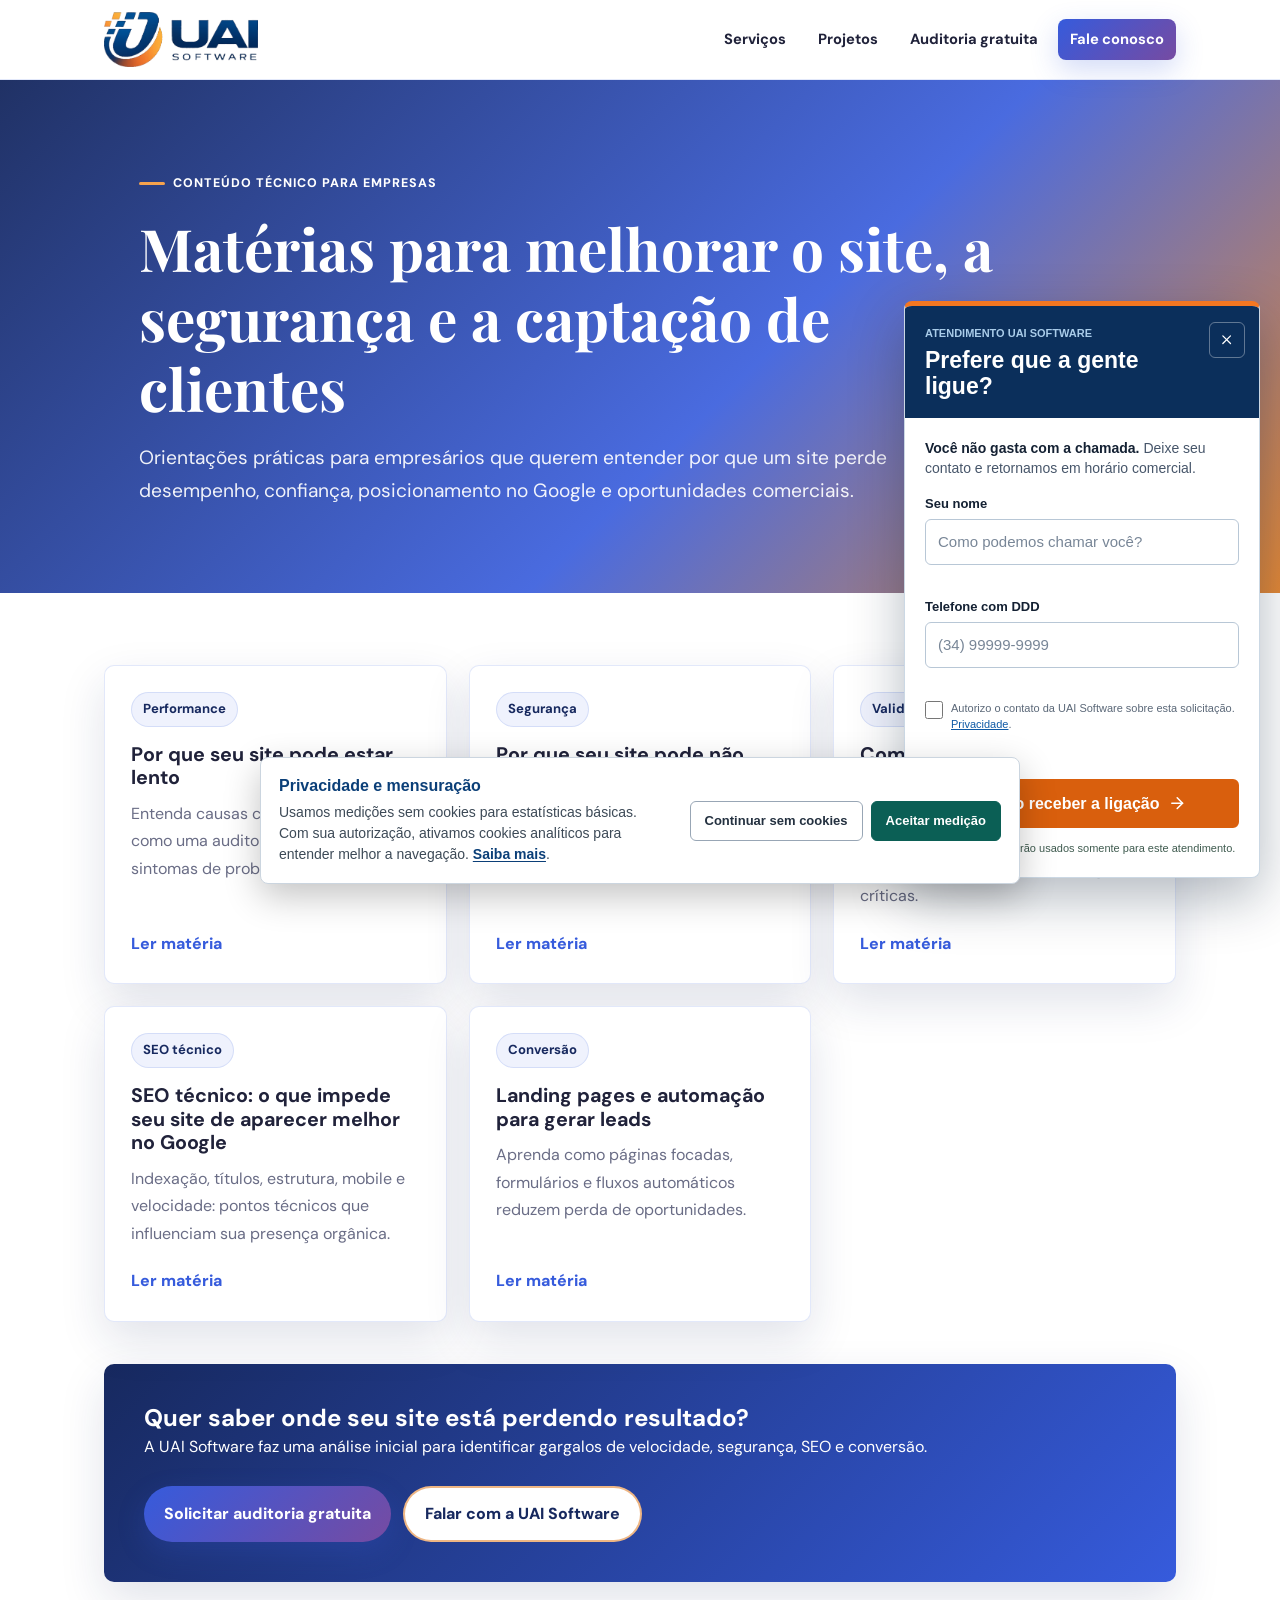
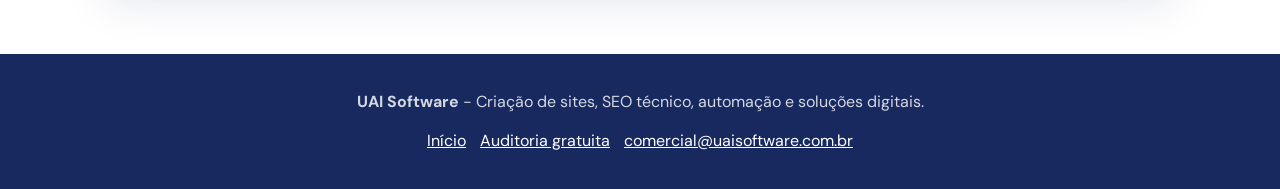
<file: materias/index.html>
<!DOCTYPE html>
<html lang="pt-BR" prefix="og: https://ogp.me/ns#">
<head>
  <meta charset="UTF-8">
  <meta name="viewport" content="width=device-width, initial-scale=1.0">
  <title>Matérias sobre sites, SEO e automação | UAI Software</title>
  <meta name="description" content="Conteúdos da UAI Software sobre site lento, segurança, SEO técnico, landing pages e automação digital para empresas.">
  <meta name="robots" content="index, follow, max-snippet:-1, max-image-preview:large">
  <link rel="canonical" href="https://uaisoftware.com.br/materias/">
  <meta property="og:type" content="website">
  <meta property="og:site_name" content="UAI Software">
  <meta property="og:title" content="Matérias sobre sites, SEO e automação | UAI Software">
  <meta property="og:description" content="Aprenda a identificar problemas de performance, segurança, SEO e conversão no site da sua empresa.">
  <meta property="og:url" content="https://uaisoftware.com.br/materias/">
  <meta property="og:image" content="https://uaisoftware.com.br/assets/uai-software-logo.webp">
  <meta property="og:locale" content="pt_BR">
  <link rel="preconnect" href="https://fonts.googleapis.com">
  <link rel="preconnect" href="https://fonts.gstatic.com" crossorigin>
  <link href="https://fonts.googleapis.com/css2?family=DM+Sans:wght@400;500;700;800&family=Playfair+Display:wght@700&display=swap" rel="stylesheet">
  <link rel="stylesheet" href="materias.css">
  <link rel="stylesheet" href="/assets/analytics.css?v=20260724-1">
  <script src="/assets/analytics.js?v=20260904-1"></script>
  <script type="application/ld+json">{"@context":"https://schema.org","@type":"CollectionPage","name":"Matérias sobre sites, SEO e automação","url":"https://uaisoftware.com.br/materias/","publisher":{"@type":"Organization","name":"UAI Software","url":"https://uaisoftware.com.br/","logo":{"@type":"ImageObject","url":"https://uaisoftware.com.br/assets/uai-software-logo.webp"}}}</script>
    <link rel="stylesheet" href="/assets/callback-widget.css?v=20261109-1">
</head>
<body>
  <header class="site-header"><nav class="nav" aria-label="Menu principal"><a class="brand" href="../index.html" aria-label="UAI Software"><img src="../assets/uai-software-logo.webp" alt="UAI Software" width="154" height="56"></a><ul class="nav-links"><li><a href="../index.html#servicos">Serviços</a></li><li><a href="../index.html#projetos">Projetos</a></li><li><a href="../auditoria.html">Auditoria gratuita</a></li><li><a class="nav-cta" href="../index.html#contato">Fale conosco</a></li></ul></nav></header>
  <main>
    <section class="hero"><div class="hero-inner"><span class="kicker">Conteúdo técnico para empresas</span><h1>Matérias para melhorar o site, a segurança e a captação de clientes</h1><p>Orientações práticas para empresários que querem entender por que um site perde desempenho, confiança, posicionamento no Google e oportunidades comerciais.</p></div></section>
    <section class="wrap"><div class="listing-grid">
      <article class="listing-card"><span class="tag">Performance</span><h2>Por que seu site pode estar lento</h2><p>Entenda causas comuns de lentidão e como uma auditoria técnica separa sintomas de problemas reais.</p><a href="por-que-seu-site-pode-estar-lento.html">Ler matéria</a></article>
      <article class="listing-card"><span class="tag">Segurança</span><h2>Por que seu site pode não estar seguro</h2><p>Veja sinais de risco que ficam invisíveis para o visitante, mas prejudicam confiança, SEO e conversão.</p><a href="por-que-seu-site-nao-parece-seguro.html">Ler matéria</a></article>
      <article class="listing-card"><span class="tag">Validação técnica</span><h2>Como validamos a segurança do site da sua empresa</h2><p>Conheça uma abordagem responsável para avaliar HTTPS, formulários, exposição de dados e configurações críticas.</p><a href="como-validamos-a-seguranca-do-site-da-sua-empresa.html">Ler matéria</a></article>
      <article class="listing-card"><span class="tag">SEO técnico</span><h2>SEO técnico: o que impede seu site de aparecer melhor no Google</h2><p>Indexação, títulos, estrutura, mobile e velocidade: pontos técnicos que influenciam sua presença orgânica.</p><a href="seo-tecnico-para-aparecer-no-google.html">Ler matéria</a></article>
      <article class="listing-card"><span class="tag">Conversão</span><h2>Landing pages e automação para gerar leads</h2><p>Aprenda como páginas focadas, formulários e fluxos automáticos reduzem perda de oportunidades.</p><a href="landing-pages-e-automacao-para-gerar-leads.html">Ler matéria</a></article>
    </div><div class="cta-band"><h2>Quer saber onde seu site está perdendo resultado?</h2><p>A UAI Software faz uma análise inicial para identificar gargalos de velocidade, segurança, SEO e conversão.</p><div class="button-row"><a class="button-primary" href="../auditoria.html">Solicitar auditoria gratuita</a><a class="button-secondary" href="../index.html#contato">Falar com a UAI Software</a></div></div></section>
  </main>
  <footer class="site-footer"><div class="wrap"><p><strong>UAI Software</strong> - Criação de sites, SEO técnico, automação e soluções digitais.</p><div class="footer-links"><a href="../index.html">Início</a><a href="../auditoria.html">Auditoria gratuita</a><a href="mailto:comercial@uaisoftware.com.br">comercial@uaisoftware.com.br</a></div></div></footer>
    <script src="/assets/callback-widget.js?v=20261109-2" defer></script>
</body>
</html>
</file>
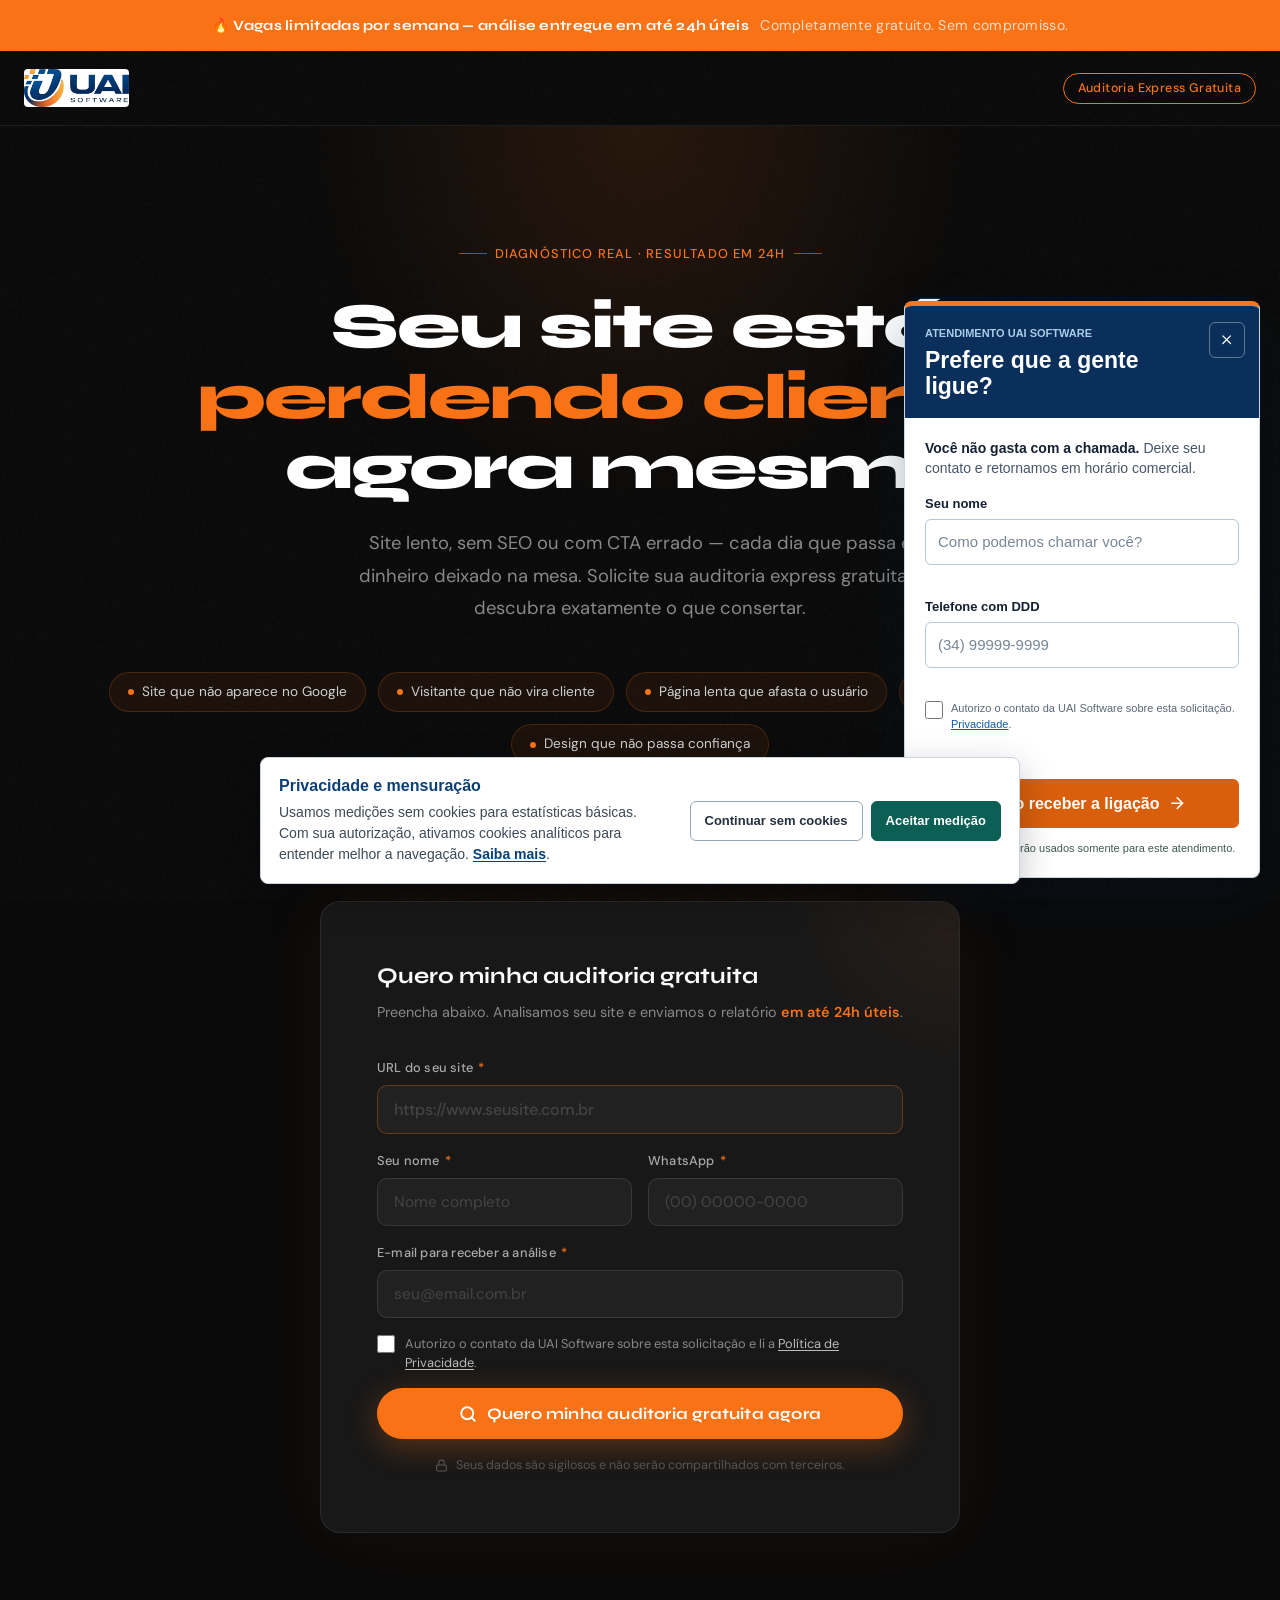
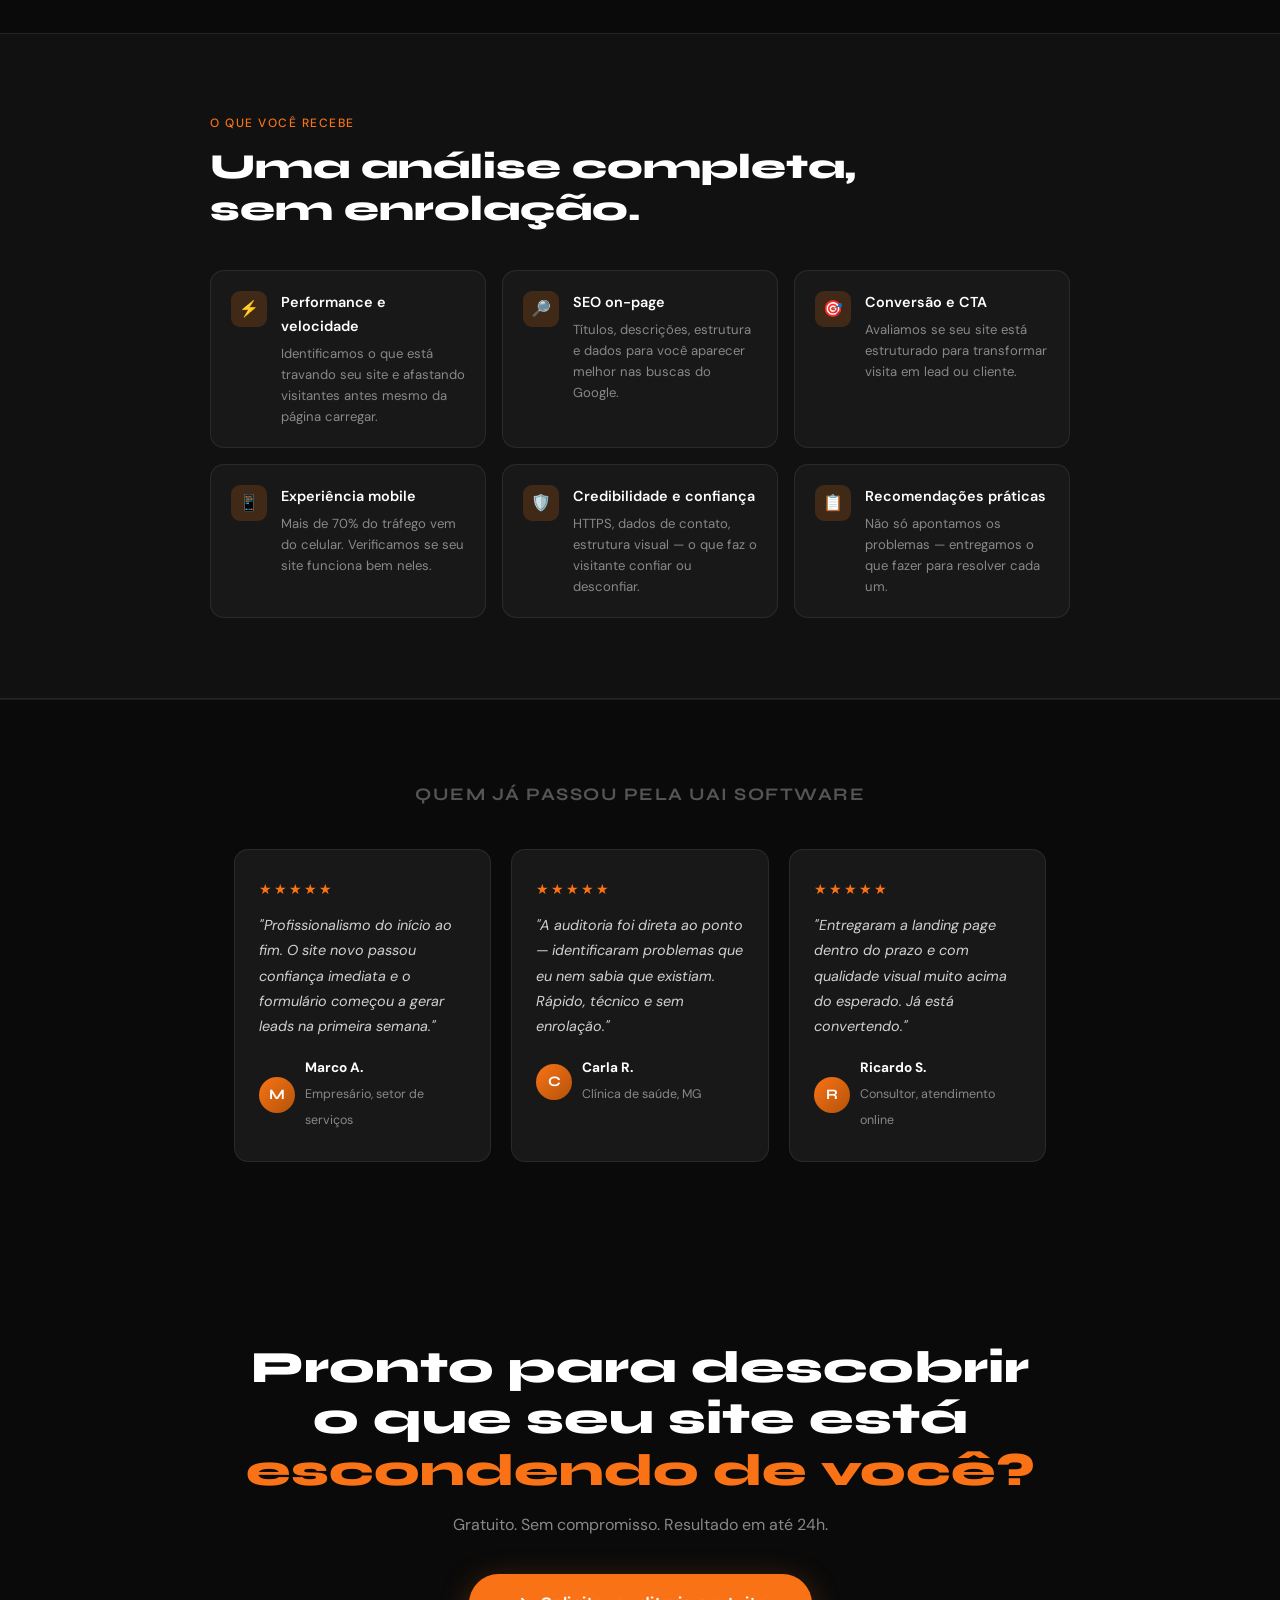
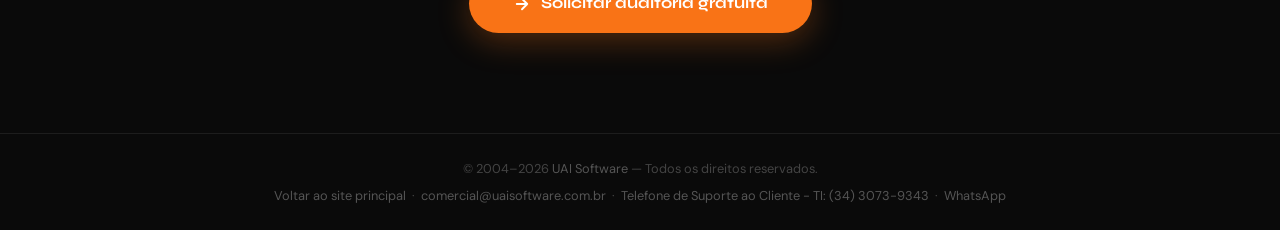
<file: auditoria.html>
<!DOCTYPE html>
<html lang="pt-BR">
<head>
    <meta charset="UTF-8">
    <meta name="viewport" content="width=device-width, initial-scale=1.0">
    <title>Auditoria Express Gratuita do Seu Site | UAI Software</title>
    <meta name="description" content="Seu site está perdendo clientes agora mesmo. Solicite uma auditoria express gratuita e descubra os gargalos que estão custando dinheiro ao seu negócio.">
    <meta name="robots" content="index, follow">

    <meta property="og:type" content="website">
    <meta property="og:title" content="Auditoria Express Gratuita | UAI Software">
    <meta property="og:description" content="Descubra por que seu site não converte. Auditoria técnica e comercial gratuita em até 24h.">
    <meta property="og:image" content="https://uaisoftware.com.br/assets/uai-software-logo.webp">
    <meta property="og:url" content="https://uaisoftware.com.br/auditoria.html">

    <link rel="canonical" href="https://uaisoftware.com.br/auditoria.html">
    <link rel="preconnect" href="https://fonts.googleapis.com">
    <link rel="preconnect" href="https://fonts.gstatic.com" crossorigin>
    <link rel="preload" href="https://fonts.googleapis.com/css2?family=Syne:wght@700;800&family=DM+Sans:wght@300;400;500&display=swap" as="style" onload="this.onload=null;this.rel='stylesheet'">
    <noscript><link href="https://fonts.googleapis.com/css2?family=Syne:wght@700;800&family=DM+Sans:wght@300;400;500&display=swap" rel="stylesheet"></noscript>
    <link rel="stylesheet" href="/assets/analytics.css?v=20260724-1">
    <script src="/assets/analytics.js?v=20260904-1"></script>

    <script type="application/ld+json">
    {
      "@context": "https://schema.org",
      "@type": "Service",
      "name": "Auditoria Express Gratuita de Sites",
      "provider": {
        "@type": "ProfessionalService",
        "name": "UAI Software",
        "url": "https://uaisoftware.com.br/",
        "telephone": "+55-34-3073-9343",
        "address": {
          "@type": "PostalAddress",
          "addressLocality": "Uberaba",
          "addressRegion": "MG",
          "addressCountry": "BR"
        }
      },
      "description": "Diagnóstico técnico e comercial gratuito do seu site. Identificamos problemas de SEO, performance, UX e conversão em até 24 horas.",
      "offers": { "@type": "Offer", "price": "0", "priceCurrency": "BRL" }
    }
    </script>

    <style>
        *, *::before, *::after { margin: 0; padding: 0; box-sizing: border-box; }

        :root {
            --black:      #0a0a0a;
            --dark:       #111111;
            --card:       #181818;
            --border:     rgba(255,255,255,.08);
            --orange:     #f97316;
            --orange-dim: #ea6c0c;
            --orange-glow:rgba(249,115,22,.18);
            --white:      #ffffff;
            --muted:      #888;
            --text:       #d1d1d1;
            --radius:     14px;
            --transition: .25s cubic-bezier(.4,0,.2,1);
        }

        html { scroll-behavior: smooth; }

        body {
            font-family: 'DM Sans', sans-serif;
            background: var(--black);
            color: var(--text);
            overflow-x: hidden;
            line-height: 1.65;
        }

        /* ===== GRAIN OVERLAY ===== */
        body::before {
            content: '';
            position: fixed;
            inset: 0;
            background-image: url("data:image/svg+xml,%3Csvg viewBox='0 0 256 256' xmlns='http://www.w3.org/2000/svg'%3E%3Cfilter id='noise'%3E%3CfeTurbulence type='fractalNoise' baseFrequency='0.9' numOctaves='4' stitchTiles='stitch'/%3E%3C/filter%3E%3Crect width='100%25' height='100%25' filter='url(%23noise)' opacity='1'/%3E%3C/svg%3E");
            opacity: .025;
            pointer-events: none;
            z-index: 0;
        }

        /* ===== LAYOUT ===== */
        .page { position: relative; z-index: 1; }

        .container {
            max-width: 860px;
            margin: 0 auto;
            padding: 0 24px;
        }

        /* ===== TOP BAR ===== */
        .topbar {
            padding: 18px 24px;
            display: flex;
            align-items: center;
            justify-content: space-between;
            border-bottom: 1px solid var(--border);
            max-width: 100%;
        }

        .topbar-brand {
            display: flex;
            align-items: center;
            background: var(--white);
            border-radius: 4px;
            overflow: hidden;
            font-family: 'Syne', sans-serif;
            font-size: 1.1rem;
            font-weight: 700;
            color: var(--white);
            text-decoration: none;
            letter-spacing: -.3px;
        }

        .topbar-brand img {
            height: 38px;
            width: auto;
            display: block;
        }

        .topbar-badge {
            font-size: .78rem;
            font-weight: 500;
            color: var(--orange);
            border: 1px solid var(--orange);
            border-radius: 50px;
            padding: 4px 14px;
            letter-spacing: .4px;
        }

        /* ===== HERO ===== */
        .hero {
            padding: clamp(60px, 10vw, 110px) 24px clamp(48px, 8vw, 80px);
            text-align: center;
            position: relative;
            overflow: hidden;
        }

        /* radial glow behind hero */
        .hero::before {
            content: '';
            position: absolute;
            top: 0; left: 50%;
            transform: translateX(-50%);
            width: 700px;
            height: 400px;
            background: radial-gradient(ellipse at center top, rgba(249,115,22,.12) 0%, transparent 70%);
            pointer-events: none;
        }

        .hero-eyebrow {
            display: inline-flex;
            align-items: center;
            gap: 8px;
            font-size: .8rem;
            font-weight: 500;
            color: var(--orange);
            text-transform: uppercase;
            letter-spacing: 1.2px;
            margin-bottom: 28px;
            animation: fadeUp .7s ease both;
        }

        .hero-eyebrow::before,
        .hero-eyebrow::after {
            content: '';
            width: 28px;
            height: 1px;
            background: var(--orange);
            opacity: .6;
        }

        h1 {
            font-family: 'Syne', sans-serif;
            font-size: clamp(2.1rem, 5.5vw, 4rem);
            font-weight: 800;
            color: var(--white);
            line-height: 1.1;
            letter-spacing: -.03em;
            margin-bottom: 24px;
            animation: fadeUp .8s ease both;
        }

        h1 em {
            font-style: normal;
            color: var(--orange);
        }

        .hero-sub {
            font-size: clamp(1rem, 2vw, 1.15rem);
            color: var(--muted);
            max-width: 580px;
            margin: 0 auto 48px;
            line-height: 1.75;
            animation: fadeUp .9s ease both;
        }

        /* ===== DOR STRIP ===== */
        .pain-strip {
            display: flex;
            flex-wrap: wrap;
            justify-content: center;
            gap: 12px;
            margin-bottom: 56px;
            animation: fadeUp 1s ease both;
        }

        .pain-item {
            display: flex;
            align-items: center;
            gap: 8px;
            background: rgba(249,115,22,.07);
            border: 1px solid rgba(249,115,22,.2);
            border-radius: 50px;
            padding: 8px 18px;
            font-size: .85rem;
            color: var(--text);
        }

        .pain-item .dot {
            width: 6px; height: 6px;
            border-radius: 50%;
            background: var(--orange);
            flex-shrink: 0;
        }

        /* ===== FORM CARD ===== */
        .form-section {
            padding: 0 24px clamp(64px, 10vw, 100px);
        }

        .form-card {
            background: var(--card);
            border: 1px solid var(--border);
            border-radius: 20px;
            padding: clamp(32px, 5vw, 56px);
            max-width: 640px;
            margin: 0 auto;
            box-shadow: 0 0 80px rgba(249,115,22,.06);
            animation: fadeUp 1s .1s ease both;
            position: relative;
            overflow: hidden;
        }

        /* subtle corner accent */
        .form-card::before {
            content: '';
            position: absolute;
            top: 0; right: 0;
            width: 200px; height: 200px;
            background: radial-gradient(circle at top right, rgba(249,115,22,.08), transparent 60%);
            pointer-events: none;
        }

        .form-card-title {
            font-family: 'Syne', sans-serif;
            font-size: 1.4rem;
            font-weight: 700;
            color: var(--white);
            margin-bottom: 6px;
        }

        .form-card-sub {
            font-size: .9rem;
            color: var(--muted);
            margin-bottom: 32px;
        }

        .form-card-sub strong {
            color: var(--orange);
            font-weight: 600;
        }

        /* form fields */
        .field {
            margin-bottom: 16px;
        }

        .field label {
            display: block;
            font-size: .8rem;
            font-weight: 500;
            color: #aaa;
            margin-bottom: 7px;
            letter-spacing: .2px;
        }

        .field label .req { color: var(--orange); margin-left: 2px; }

        .field input {
            width: 100%;
            padding: 13px 16px;
            background: rgba(255,255,255,.04);
            border: 1.5px solid rgba(255,255,255,.1);
            border-radius: 10px;
            font-family: 'DM Sans', sans-serif;
            font-size: .96rem;
            color: var(--white);
            transition: border-color var(--transition), background var(--transition), box-shadow var(--transition);
            appearance: none;
        }

        .field input::placeholder { color: #444; }

        .field input:focus {
            outline: none;
            border-color: var(--orange);
            background: rgba(249,115,22,.05);
            box-shadow: 0 0 0 3px rgba(249,115,22,.1);
        }

        .field-row {
            display: grid;
            grid-template-columns: 1fr 1fr;
            gap: 16px;
        }

        @media (max-width: 520px) {
            .field-row { grid-template-columns: 1fr; }
        }

        /* URL field highlight */
        .field-url input {
            border-color: rgba(249,115,22,.3);
            font-size: 1rem;
            font-weight: 500;
        }

        /* honeypot */
        .hp { display: none !important; }

        .form-consent {
            display: grid;
            grid-template-columns: 18px minmax(0, 1fr);
            gap: 10px;
            align-items: start;
            margin: 4px 0 16px;
            color: #888;
            font-size: .8rem;
            line-height: 1.5;
            cursor: pointer;
        }

        .form-consent input {
            width: 18px;
            height: 18px;
            margin: 1px 0 0;
            accent-color: var(--orange);
        }

        .form-consent a {
            color: #bbb;
            text-decoration: underline;
            text-underline-offset: 2px;
        }

        /* submit button */
        .btn-submit {
            width: 100%;
            padding: 16px 28px;
            margin-top: 8px;
            background: var(--orange);
            color: #fff;
            border: none;
            border-radius: 50px;
            font-family: 'Syne', sans-serif;
            font-size: 1rem;
            font-weight: 700;
            cursor: pointer;
            letter-spacing: .2px;
            transition: all var(--transition);
            box-shadow: 0 8px 32px rgba(249,115,22,.3);
            display: flex;
            align-items: center;
            justify-content: center;
            gap: 10px;
        }

        .btn-submit:hover {
            background: var(--orange-dim);
            transform: translateY(-2px);
            box-shadow: 0 14px 40px rgba(249,115,22,.4);
        }

        .btn-submit:active { transform: translateY(0); }

        .form-guarantee {
            display: flex;
            align-items: center;
            justify-content: center;
            gap: 8px;
            margin-top: 16px;
            font-size: .78rem;
            color: #555;
        }

        .form-guarantee svg { flex-shrink: 0; }

        /* ===== SUCESSO ===== */
        #obrigado {
            display: none;
            text-align: center;
            padding: 32px 0 8px;
        }

        #obrigado.visible { display: block; }

        .obrigado-icon {
            font-size: 3rem;
            margin-bottom: 16px;
        }

        #obrigado h3 {
            font-family: 'Syne', sans-serif;
            font-size: 1.5rem;
            color: var(--white);
            margin-bottom: 10px;
        }

        #obrigado p {
            color: var(--muted);
            font-size: .95rem;
            line-height: 1.7;
        }

        /* ===== SOCIAL PROOF ===== */
        .proof {
            padding: clamp(48px, 8vw, 80px) 24px;
            border-top: 1px solid var(--border);
        }

        .proof-title {
            text-align: center;
            font-family: 'Syne', sans-serif;
            font-size: 1.1rem;
            font-weight: 700;
            color: #555;
            text-transform: uppercase;
            letter-spacing: 1.5px;
            margin-bottom: 40px;
        }

        .proof-grid {
            display: grid;
            grid-template-columns: repeat(auto-fit, minmax(240px, 1fr));
            gap: 20px;
            max-width: 860px;
            margin: 0 auto;
        }

        .proof-card {
            background: var(--card);
            border: 1px solid var(--border);
            border-radius: var(--radius);
            padding: 28px 24px;
            transition: border-color var(--transition);
        }

        .proof-card:hover { border-color: rgba(249,115,22,.3); }

        .proof-stars { color: var(--orange); font-size: .9rem; letter-spacing: 2px; margin-bottom: 12px; }

        .proof-text {
            font-size: .9rem;
            color: var(--text);
            line-height: 1.75;
            font-style: italic;
            margin-bottom: 18px;
        }

        .proof-author {
            display: flex;
            align-items: center;
            gap: 10px;
        }

        .proof-avatar {
            width: 36px; height: 36px;
            border-radius: 50%;
            background: linear-gradient(135deg, var(--orange), #b45309);
            color: #fff;
            font-family: 'Syne', sans-serif;
            font-weight: 700;
            font-size: .9rem;
            display: flex; align-items: center; justify-content: center;
            flex-shrink: 0;
        }

        .proof-author strong { display: block; font-size: .85rem; color: var(--white); }
        .proof-author span   { font-size: .78rem; color: var(--muted); }

        /* ===== O QUE INCLUI ===== */
        .includes {
            padding: clamp(48px, 8vw, 80px) 24px;
            background: var(--dark);
            border-top: 1px solid var(--border);
            border-bottom: 1px solid var(--border);
        }

        .includes-inner {
            max-width: 860px;
            margin: 0 auto;
        }

        .includes-label {
            font-size: .75rem;
            font-weight: 500;
            color: var(--orange);
            text-transform: uppercase;
            letter-spacing: 1.5px;
            margin-bottom: 12px;
        }

        .includes h2 {
            font-family: 'Syne', sans-serif;
            font-size: clamp(1.5rem, 3vw, 2.2rem);
            font-weight: 800;
            color: var(--white);
            margin-bottom: 40px;
            line-height: 1.2;
        }

        .includes-grid {
            display: grid;
            grid-template-columns: repeat(auto-fit, minmax(220px, 1fr));
            gap: 16px;
        }

        .include-item {
            display: flex;
            align-items: flex-start;
            gap: 14px;
            padding: 20px;
            background: rgba(255,255,255,.03);
            border: 1px solid var(--border);
            border-radius: var(--radius);
        }

        .include-icon {
            width: 36px; height: 36px;
            background: var(--orange-glow);
            border-radius: 9px;
            display: flex; align-items: center; justify-content: center;
            font-size: 1rem;
            flex-shrink: 0;
        }

        .include-item h4 {
            font-size: .9rem;
            font-weight: 600;
            color: var(--white);
            margin-bottom: 4px;
        }

        .include-item p {
            font-size: .82rem;
            color: var(--muted);
            line-height: 1.6;
        }

        /* ===== URGENCY BAR ===== */
        .urgency {
            background: var(--orange);
            padding: 14px 24px;
            text-align: center;
            font-family: 'Syne', sans-serif;
            font-size: .88rem;
            font-weight: 700;
            color: #fff;
            letter-spacing: .3px;
        }

        .urgency span { opacity: .75; font-weight: 400; font-family: 'DM Sans', sans-serif; margin-left: 8px; }

        /* ===== FINAL CTA ===== */
        .final-cta {
            padding: clamp(64px, 10vw, 100px) 24px;
            text-align: center;
        }

        .final-cta h2 {
            font-family: 'Syne', sans-serif;
            font-size: clamp(1.6rem, 4vw, 2.8rem);
            font-weight: 800;
            color: var(--white);
            margin-bottom: 16px;
            line-height: 1.15;
        }

        .final-cta p {
            color: var(--muted);
            font-size: 1rem;
            margin-bottom: 36px;
        }

        .btn-final {
            display: inline-flex;
            align-items: center;
            gap: 10px;
            padding: 16px 44px;
            background: var(--orange);
            color: #fff;
            text-decoration: none;
            border-radius: 50px;
            font-family: 'Syne', sans-serif;
            font-size: 1rem;
            font-weight: 700;
            transition: all var(--transition);
            box-shadow: 0 8px 32px rgba(249,115,22,.3);
        }

        .btn-final:hover {
            background: var(--orange-dim);
            transform: translateY(-2px);
            box-shadow: 0 14px 40px rgba(249,115,22,.4);
        }

        /* ===== FOOTER ===== */
        footer {
            border-top: 1px solid var(--border);
            padding: 24px;
            text-align: center;
            font-size: .8rem;
            color: #444;
        }

        footer a {
            color: #555;
            text-decoration: none;
        }

        footer a:hover { color: var(--orange); }

        /* ===== WHATSAPP FLOAT ===== */
        .wa-float {
            position: fixed;
            bottom: 24px; right: 24px;
            width: 52px; height: 52px;
            background: #25D366;
            border-radius: 50%;
            display: flex; align-items: center; justify-content: center;
            box-shadow: 0 6px 24px rgba(0,0,0,.3);
            transition: all var(--transition);
            z-index: 900;
        }

        .wa-float:hover { transform: scale(1.1); }
        .wa-float svg { width: 26px; height: 26px; }

        /* ===== ANIMATIONS ===== */
        @keyframes fadeUp {
            from { opacity: 0; transform: translateY(24px); }
            to   { opacity: 1; transform: translateY(0); }
        }

        /* ===== ACCESSIBILITY ===== */
        :focus-visible {
            outline: 2px solid var(--orange);
            outline-offset: 3px;
            border-radius: 4px;
        }

        @media (prefers-reduced-motion: reduce) {
            *, *::before, *::after {
                animation-duration: .01ms !important;
                transition-duration: .01ms !important;
            }
        }
    </style>
    <link rel="stylesheet" href="/assets/callback-widget.css?v=20261109-1">
</head>
<body>
<div class="page">

    <!-- ===== URGENCY BAR ===== -->
    <div class="urgency">
        🔥 Vagas limitadas por semana — análise entregue em até 24h úteis
        <span>Completamente gratuito. Sem compromisso.</span>
    </div>

    <!-- ===== TOPBAR ===== -->
    <header class="topbar">
        <a href="https://uaisoftware.com.br" class="topbar-brand">
            <img src="assets/uai-software-logo.webp" alt="UAI Software" width="819" height="295" fetchpriority="high"
                 onerror="this.onerror=null;this.src='https://uaisoftware.com.br/assets/uai-software-logo.webp'">
        </a>
        <span class="topbar-badge">Auditoria Express Gratuita</span>
    </header>

    <!-- ===== HERO ===== -->
    <section class="hero">
        <div class="hero-eyebrow">Diagnóstico real · Resultado em 24h</div>
        <h1>Seu site está<br><em>perdendo clientes</em><br>agora mesmo.</h1>
        <p class="hero-sub">
            Site lento, sem SEO ou com CTA errado — cada dia que passa é dinheiro deixado na mesa.
            Solicite sua auditoria express gratuita e descubra exatamente o que consertar.
        </p>

        <div class="pain-strip">
            <div class="pain-item"><span class="dot"></span>Site que não aparece no Google</div>
            <div class="pain-item"><span class="dot"></span>Visitante que não vira cliente</div>
            <div class="pain-item"><span class="dot"></span>Página lenta que afasta o usuário</div>
            <div class="pain-item"><span class="dot"></span>Formulário que ninguém preenche</div>
            <div class="pain-item"><span class="dot"></span>Design que não passa confiança</div>
        </div>
    </section>

    <!-- ===== FORM ===== -->
    <section class="form-section">
        <div class="form-card" id="formulario">
            <h2 class="form-card-title">Quero minha auditoria gratuita</h2>
            <p class="form-card-sub">Preencha abaixo. Analisamos seu site e enviamos o relatório <strong>em até 24h úteis</strong>.</p>

            <form
                id="auditForm"
                action="https://formsubmit.co/comercial@uaisoftware.com.br"
                method="POST"
            >
                <!-- FormSubmit config -->
                <input type="hidden" name="_subject" value="🔍 Nova solicitação de Auditoria Express — UAI Software">
                <input type="hidden" name="_captcha" value="false">
                <input type="hidden" name="_template" value="table">
                <input type="hidden" name="_next" id="formNext" value="">

                <!-- Honeypot -->
                <input type="text" name="_honey" class="hp" tabindex="-1" autocomplete="off" aria-hidden="true">

                <!-- URL do site — campo principal -->
                <div class="field field-url">
                    <label for="url">URL do seu site <span class="req">*</span></label>
                    <input type="url" id="url" name="URL do Site" placeholder="https://www.seusite.com.br" required autocomplete="url">
                </div>

                <!-- Nome + WhatsApp -->
                <div class="field-row">
                    <div class="field">
                        <label for="nome">Seu nome <span class="req">*</span></label>
                        <input type="text" id="nome" name="Nome" placeholder="Nome completo" required autocomplete="name">
                    </div>
                    <div class="field">
                        <label for="whatsapp">WhatsApp <span class="req">*</span></label>
                        <input type="tel" id="whatsapp" name="WhatsApp" placeholder="(00) 00000-0000" required autocomplete="tel">
                    </div>
                </div>

                <!-- Email -->
                <div class="field">
                    <label for="email">E-mail para receber a análise <span class="req">*</span></label>
                    <input type="email" id="email" name="Email" placeholder="seu@email.com.br" required autocomplete="email">
                </div>

                <label class="form-consent" for="consentimento">
                    <input type="checkbox" id="consentimento" name="Consentimento" value="Aceito" required>
                    <span>Autorizo o contato da UAI Software sobre esta solicitação e li a <a href="politica-de-privacidade.html">Política de Privacidade</a>.</span>
                </label>

                <button type="submit" class="btn-submit">
                    <svg xmlns="http://www.w3.org/2000/svg" width="18" height="18" viewBox="0 0 24 24" fill="none" stroke="currentColor" stroke-width="2.5" stroke-linecap="round" stroke-linejoin="round" aria-hidden="true"><circle cx="11" cy="11" r="8"/><line x1="21" y1="21" x2="16.65" y2="16.65"/></svg>
                    Quero minha auditoria gratuita agora
                </button>
            </form>

            <div class="form-guarantee">
                <svg xmlns="http://www.w3.org/2000/svg" width="13" height="13" viewBox="0 0 24 24" fill="none" stroke="#555" stroke-width="2" stroke-linecap="round" stroke-linejoin="round" aria-hidden="true"><rect x="3" y="11" width="18" height="11" rx="2" ry="2"/><path d="M7 11V7a5 5 0 0 1 10 0v4"/></svg>
                Seus dados são sigilosos e não serão compartilhados com terceiros.
            </div>

            <!-- Sucesso -->
            <div id="obrigado" role="alert" aria-live="polite">
                <div class="obrigado-icon">✅</div>
                <h3>Solicitação recebida!</h3>
                <p>Obrigado, <span id="nomeConfirm"></span>. Nossa equipe analisará seu site e enviará o relatório completo para o seu e-mail em até 24 horas úteis.</p>
            </div>
        </div>
    </section>

    <!-- ===== O QUE INCLUI ===== -->
    <section class="includes">
        <div class="includes-inner">
            <p class="includes-label">O que você recebe</p>
            <h2>Uma análise completa,<br>sem enrolação.</h2>
            <div class="includes-grid">
                <div class="include-item">
                    <div class="include-icon">⚡</div>
                    <div>
                        <h4>Performance e velocidade</h4>
                        <p>Identificamos o que está travando seu site e afastando visitantes antes mesmo da página carregar.</p>
                    </div>
                </div>
                <div class="include-item">
                    <div class="include-icon">🔎</div>
                    <div>
                        <h4>SEO on-page</h4>
                        <p>Títulos, descrições, estrutura e dados para você aparecer melhor nas buscas do Google.</p>
                    </div>
                </div>
                <div class="include-item">
                    <div class="include-icon">🎯</div>
                    <div>
                        <h4>Conversão e CTA</h4>
                        <p>Avaliamos se seu site está estruturado para transformar visita em lead ou cliente.</p>
                    </div>
                </div>
                <div class="include-item">
                    <div class="include-icon">📱</div>
                    <div>
                        <h4>Experiência mobile</h4>
                        <p>Mais de 70% do tráfego vem do celular. Verificamos se seu site funciona bem neles.</p>
                    </div>
                </div>
                <div class="include-item">
                    <div class="include-icon">🛡️</div>
                    <div>
                        <h4>Credibilidade e confiança</h4>
                        <p>HTTPS, dados de contato, estrutura visual — o que faz o visitante confiar ou desconfiar.</p>
                    </div>
                </div>
                <div class="include-item">
                    <div class="include-icon">📋</div>
                    <div>
                        <h4>Recomendações práticas</h4>
                        <p>Não só apontamos os problemas — entregamos o que fazer para resolver cada um.</p>
                    </div>
                </div>
            </div>
        </div>
    </section>

    <!-- ===== SOCIAL PROOF ===== -->
    <section class="proof">
        <p class="proof-title">Quem já passou pela UAI Software</p>
        <div class="proof-grid container">
            <div class="proof-card">
                <div class="proof-stars">★★★★★</div>
                <p class="proof-text">"Profissionalismo do início ao fim. O site novo passou confiança imediata e o formulário começou a gerar leads na primeira semana."</p>
                <div class="proof-author">
                    <div class="proof-avatar">M</div>
                    <div>
                        <strong>Marco A.</strong>
                        <span>Empresário, setor de serviços</span>
                    </div>
                </div>
            </div>
            <div class="proof-card">
                <div class="proof-stars">★★★★★</div>
                <p class="proof-text">"A auditoria foi direta ao ponto — identificaram problemas que eu nem sabia que existiam. Rápido, técnico e sem enrolação."</p>
                <div class="proof-author">
                    <div class="proof-avatar">C</div>
                    <div>
                        <strong>Carla R.</strong>
                        <span>Clínica de saúde, MG</span>
                    </div>
                </div>
            </div>
            <div class="proof-card">
                <div class="proof-stars">★★★★★</div>
                <p class="proof-text">"Entregaram a landing page dentro do prazo e com qualidade visual muito acima do esperado. Já está convertendo."</p>
                <div class="proof-author">
                    <div class="proof-avatar">R</div>
                    <div>
                        <strong>Ricardo S.</strong>
                        <span>Consultor, atendimento online</span>
                    </div>
                </div>
            </div>
        </div>
    </section>

    <!-- ===== FINAL CTA ===== -->
    <section class="final-cta">
        <h2>Pronto para descobrir<br>o que seu site está<br><em style="color:var(--orange);font-style:normal;">escondendo de você?</em></h2>
        <p>Gratuito. Sem compromisso. Resultado em até 24h.</p>
        <a href="#formulario" class="btn-final">
            <svg xmlns="http://www.w3.org/2000/svg" width="18" height="18" viewBox="0 0 24 24" fill="none" stroke="currentColor" stroke-width="2.5" stroke-linecap="round" stroke-linejoin="round" aria-hidden="true"><path d="M5 12h14M12 5l7 7-7 7"/></svg>
            Solicitar auditoria gratuita
        </a>
    </section>

    <!-- ===== FOOTER ===== -->
    <footer>
        <p>© 2004–2026 <a href="https://uaisoftware.com.br">UAI Software</a> — Todos os direitos reservados.</p>
        <p style="margin-top:6px;">
            <a href="https://uaisoftware.com.br">Voltar ao site principal</a>
            &nbsp;·&nbsp;
            <a href="mailto:comercial@uaisoftware.com.br">comercial@uaisoftware.com.br</a>
            &nbsp;·&nbsp;
            <a href="tel:+553430739343">Telefone de Suporte ao Cliente - TI: (34) 3073-9343</a>
            &nbsp;·&nbsp;
            <a href="https://wa.me/5534988977879" target="_blank" rel="noopener noreferrer">WhatsApp</a>
        </p>
    </footer>

    <!-- ===== WHATSAPP FLOAT ===== -->
    <a href="https://wa.me/5534988977879?text=Ol%C3%A1%2C%20gostaria%20de%20solicitar%20uma%20auditoria%20gratuita%20do%20meu%20site."
       class="wa-float"
       target="_blank"
       rel="noopener noreferrer"
       aria-label="Fale conosco pelo WhatsApp">
        <svg xmlns="http://www.w3.org/2000/svg" viewBox="0 0 24 24" fill="white" aria-hidden="true">
            <path d="M17.472 14.382c-.297-.149-1.758-.867-2.03-.967-.273-.099-.471-.148-.67.15-.197.297-.767.966-.94 1.164-.173.199-.347.223-.644.075-.297-.15-1.255-.463-2.39-1.475-.883-.788-1.48-1.761-1.653-2.059-.173-.297-.018-.458.13-.606.134-.133.298-.347.446-.52.149-.174.198-.298.298-.497.099-.198.05-.371-.025-.52-.075-.149-.669-1.612-.916-2.207-.242-.579-.487-.5-.669-.51-.173-.008-.371-.01-.57-.01-.198 0-.52.074-.792.372-.272.297-1.04 1.016-1.04 2.479 0 1.462 1.065 2.875 1.213 3.074.149.198 2.096 3.2 5.077 4.487.709.306 1.262.489 1.694.625.712.227 1.36.195 1.871.118.571-.085 1.758-.719 2.006-1.413.248-.694.248-1.289.173-1.413-.074-.124-.272-.198-.57-.347m-5.421 7.403h-.004a9.87 9.87 0 01-5.031-1.378l-.361-.214-3.741.982.998-3.648-.235-.374a9.86 9.86 0 01-1.51-5.26c.001-5.45 4.436-9.884 9.888-9.884 2.64 0 5.122 1.03 6.988 2.898a9.825 9.825 0 012.893 6.994c-.003 5.45-4.437 9.884-9.885 9.884m8.413-18.297A11.815 11.815 0 0012.05 0C5.495 0 .16 5.335.157 11.892c0 2.096.547 4.142 1.588 5.945L.057 24l6.305-1.654a11.882 11.882 0 005.683 1.448h.005c6.554 0 11.89-5.335 11.893-11.893a11.821 11.821 0 00-3.48-8.413z"/>
        </svg>
    </a>

</div>

<script>
document.addEventListener('DOMContentLoaded', function () {
    function trackOnce(storageKey, eventName, parameters) {
        var alreadyTracked = false;
        try {
            alreadyTracked = sessionStorage.getItem(storageKey) === '1';
            if (!alreadyTracked) {
                sessionStorage.setItem(storageKey, '1');
            }
        } catch (error) {
            alreadyTracked = false;
        }

        if (!alreadyTracked && typeof window.uaiTrack === 'function') {
            window.uaiTrack(eventName, parameters);
        }
    }

    // Define _next dinamicamente
    var formNext = document.getElementById('formNext');
    if (formNext) {
        var base = window.location.href.split('?')[0].split('#')[0];
        formNext.value = base + '?enviado=1#formulario';
    }

    // Exibe mensagem de sucesso se ?enviado=1
    if (new URLSearchParams(window.location.search).get('enviado') === '1') {
        var obrigado = document.getElementById('obrigado');
        var form     = document.getElementById('auditForm');
        trackOnce('uai_audit_success_tracked', 'audit_form_success', {
            form_name: 'auditoria_express_dedicada',
            page_path: window.location.pathname
        });
        trackOnce('uai_generate_lead_tracked', 'generate_lead', {
            form_name: 'auditoria_express_dedicada',
            lead_type: 'auditoria_express',
            page_path: window.location.pathname
        });
        if (obrigado && form) {
            form.style.display = 'none';
            obrigado.classList.add('visible');
            obrigado.scrollIntoView({ behavior: 'smooth', block: 'center' });
            if (window.history && window.history.replaceState) {
                window.history.replaceState(null, '', window.location.pathname + '#formulario');
            }
        }
    }

    // Personaliza mensagem de sucesso com nome
    var auditForm = document.getElementById('auditForm');
    if (auditForm) {
        var auditStarted = false;
        var auditSubmitted = false;
        var validationErrorTracked = false;

        auditForm.addEventListener('focusin', function () {
            auditStarted = true;
            trackOnce('uai_audit_start_tracked', 'audit_form_start', {
                form_name: 'auditoria_express_dedicada',
                page_path: window.location.pathname
            });
        });

        auditForm.addEventListener('input', function () {
            validationErrorTracked = false;
        });

        auditForm.addEventListener('invalid', function () {
            if (validationErrorTracked) {
                return;
            }
            validationErrorTracked = true;
            if (typeof window.uaiTrack === 'function') {
                window.uaiTrack('audit_form_error', {
                    form_name: 'auditoria_express_dedicada',
                    error_type: 'validation',
                    page_path: window.location.pathname
                });
            }
        }, true);

        auditForm.addEventListener('submit', function () {
            auditSubmitted = true;
            if (typeof window.uaiTrack === 'function') {
                window.uaiTrack('audit_form_submit', {
                    form_name: 'auditoria_express_dedicada',
                    page_path: window.location.pathname,
                    transport_type: 'beacon'
                });
            }
            var nomeVal = document.getElementById('nome');
            if (nomeVal) {
                var span = document.getElementById('nomeConfirm');
                if (span) span.textContent = nomeVal.value.trim().split(' ')[0] + '!';
            }
        });

        window.addEventListener('pagehide', function () {
            if (auditStarted && !auditSubmitted && typeof window.uaiTrack === 'function') {
                window.uaiTrack('audit_form_abandon', {
                    form_name: 'auditoria_express_dedicada',
                    page_path: window.location.pathname,
                    transport_type: 'beacon'
                });
            }
        });
    }

});
</script>

    <script src="/assets/callback-widget.js?v=20261109-2" defer></script>
</body>
</html>
</file>
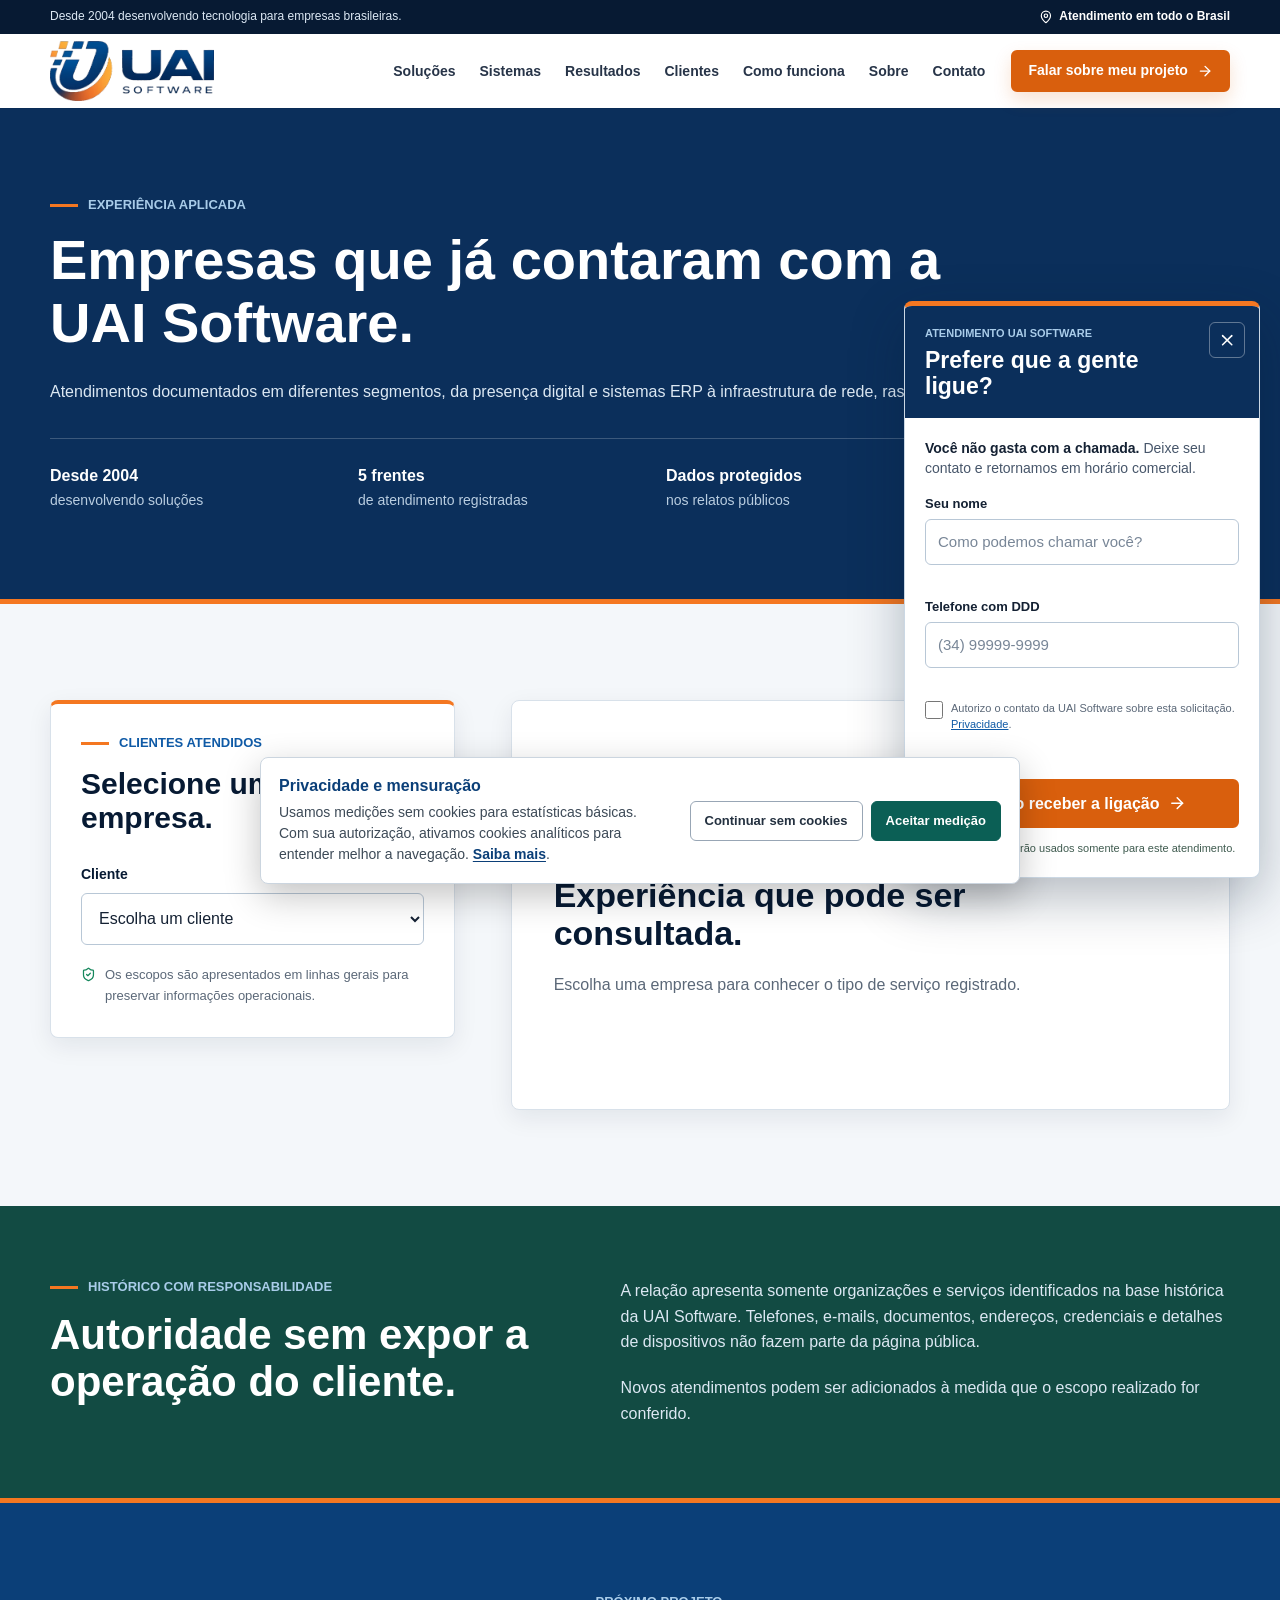
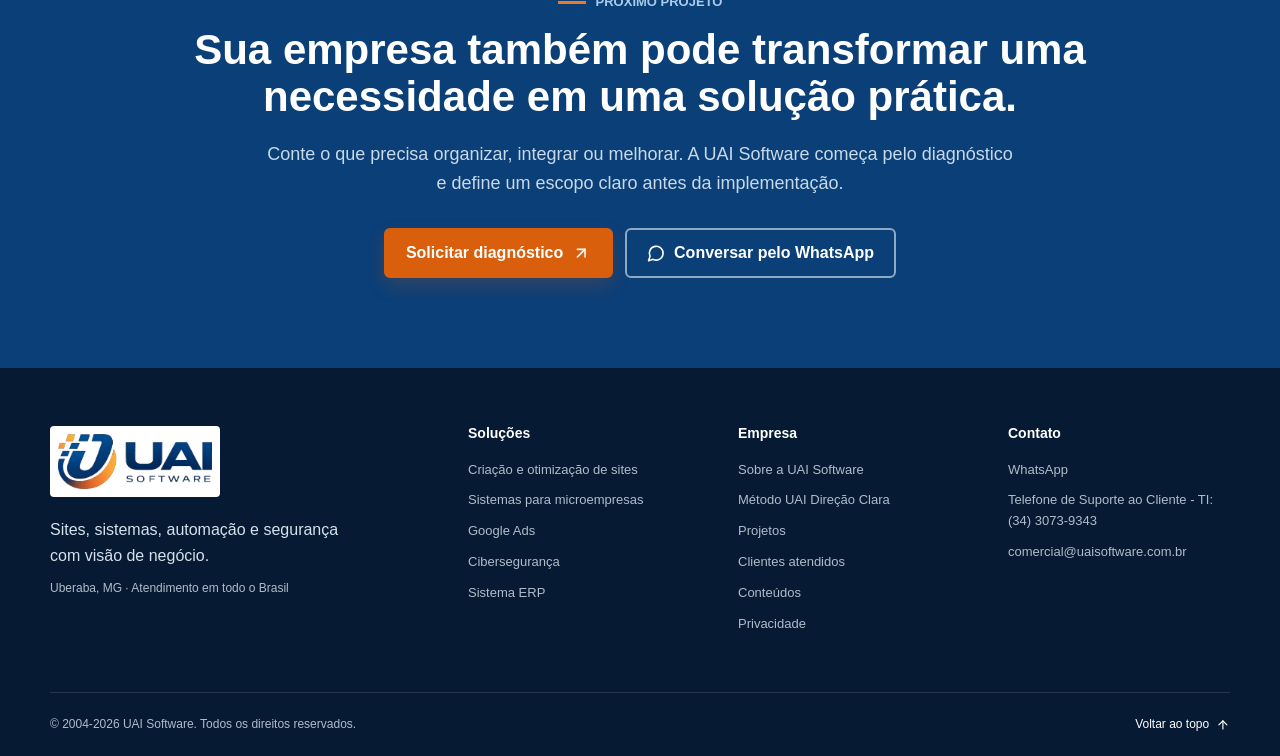
<file: clientes.html>
<!DOCTYPE html>
<html lang="pt-BR">
<head>
    <meta charset="UTF-8">
    <meta name="viewport" content="width=device-width, initial-scale=1.0">
    <title>Clientes Atendidos e Serviços Prestados | UAI Software</title>
    <meta name="description" content="Conheça empresas atendidas pela UAI Software e os serviços prestados em sites, ERP, infraestrutura de rede, rastreamento, telemetria e treinamento.">
    <meta name="robots" content="index, follow, max-snippet:-1, max-image-preview:large">
    <meta name="author" content="UAI Software">
    <meta name="theme-color" content="#0b3f78">
    <link rel="canonical" href="https://uaisoftware.com.br/clientes.html">
    <link rel="icon" href="assets/uai-software-logo.webp" type="image/webp">
    <link rel="preload" href="assets/uai-software-logo.webp" as="image" type="image/webp">
    <link rel="stylesheet" href="assets/site.css?v=20261104-1">
    <link rel="stylesheet" href="/assets/analytics.css?v=20260724-1">
    <script src="/assets/analytics.js?v=20260904-1"></script>

    <meta property="og:type" content="website">
    <meta property="og:site_name" content="UAI Software">
    <meta property="og:title" content="Clientes atendidos | UAI Software">
    <meta property="og:description" content="Experiência aplicada em empresas de diferentes segmentos e necessidades.">
    <meta property="og:url" content="https://uaisoftware.com.br/clientes.html">
    <meta property="og:image" content="https://uaisoftware.com.br/assets/uai-software-logo.webp">
    <meta property="og:image:alt" content="Logomarca da UAI Software">
    <meta property="og:locale" content="pt_BR">

    <script type="application/ld+json">
    {
      "@context": "https://schema.org",
      "@type": "CollectionPage",
      "name": "Clientes atendidos pela UAI Software",
      "url": "https://uaisoftware.com.br/clientes.html",
      "description": "Empresas e serviços documentados na base histórica da UAI Software, incluindo sites, ERP, infraestrutura de rede, rastreamento e treinamento.",
      "isPartOf": {"@id": "https://uaisoftware.com.br/#website"},
      "about": {"@id": "https://uaisoftware.com.br/#organization"},
      "mainEntity": {
        "@type": "ItemList",
        "numberOfItems": 19,
        "itemListElement": [
          {"@type": "ListItem", "position": 1, "name": "Eurípedes & Abadia Turismo"},
          {"@type": "ListItem", "position": 2, "name": "CLR Bebidas"},
          {"@type": "ListItem", "position": 3, "name": "Fera Gás"},
          {"@type": "ListItem", "position": 4, "name": "GAFS Comunicação Visual"},
          {"@type": "ListItem", "position": 5, "name": "Macaúba Empreendimentos Imobiliários"},
          {"@type": "ListItem", "position": 6, "name": "Minas Sul Serviços Industriais"},
          {"@type": "ListItem", "position": 7, "name": "Paiva Gás"},
          {"@type": "ListItem", "position": 8, "name": "SEA Service"},
          {"@type": "ListItem", "position": 9, "name": "Turcão Churrascaria"},
          {"@type": "ListItem", "position": 10, "name": "Café Presença"},
          {"@type": "ListItem", "position": 11, "name": "Ciauto Multimarcas"},
          {"@type": "ListItem", "position": 12, "name": "Linha Reta Serviços Automotivos"},
          {"@type": "ListItem", "position": 13, "name": "Transportadora Indaiá"},
          {"@type": "ListItem", "position": 14, "name": "Medalha Pizzas"},
          {"@type": "ListItem", "position": 15, "name": "Triandiesel"},
          {"@type": "ListItem", "position": 16, "name": "Prefeitura de Uberaba, Minas Gerais"},
          {"@type": "ListItem", "position": 17, "name": "Ramalho Comércio Alimentícios Eireli"},
          {"@type": "ListItem", "position": 18, "name": "Rede Família Supermercados"},
          {"@type": "ListItem", "position": 19, "name": "VedaService"}
        ]
      }
    }
    </script>
    <link rel="stylesheet" href="/assets/callback-widget.css?v=20261109-1">
</head>
<body>
    <a class="skip-link" href="#conteudo">Ir para o conteúdo principal</a>

    <div class="site-head">
        <div class="trust-bar">
            <div class="shell trust-bar__inner">
                <p>Desde 2004 desenvolvendo tecnologia para empresas brasileiras.</p>
                <span><svg class="lucide lucide-map-pin" aria-hidden="true" viewBox="0 0 24 24" fill="none" stroke="currentColor" stroke-width="2" stroke-linecap="round" stroke-linejoin="round"><use href="/assets/lucide-icons.svg#map-pin"></use></svg> Atendimento em todo o Brasil</span>
            </div>
        </div>

        <header class="header" id="inicio">
            <div class="shell header__inner">
                <a class="brand" href="index.html" aria-label="UAI Software, página inicial"><img src="assets/uai-software-logo.webp" alt="UAI Software" width="183" height="61"></a>
                <nav class="nav" aria-label="Menu principal">
                    <button class="nav__toggle icon-button" type="button" aria-expanded="false" aria-controls="nav-list" title="Abrir menu"><svg class="lucide lucide-menu" aria-hidden="true" viewBox="0 0 24 24" fill="none" stroke="currentColor" stroke-width="2" stroke-linecap="round" stroke-linejoin="round"><use href="/assets/lucide-icons.svg#menu"></use></svg><span class="sr-only">Abrir menu</span></button>
                    <div class="nav__list" id="nav-list"><a href="index.html#solucoes">Soluções</a><a href="sistemas-para-microempresas.html">Sistemas</a><a href="index.html#resultados">Resultados</a><a href="clientes.html" aria-current="page">Clientes</a><a href="index.html#como-funciona">Como funciona</a><a href="sobre.html">Sobre</a><a href="index.html#contato">Contato</a></div>
                </nav>
                <a class="button button--small header__cta" href="index.html#auditoria" data-track="audit_click" data-label="clientes_header">Falar sobre meu projeto <svg class="lucide lucide-arrow-right" aria-hidden="true" viewBox="0 0 24 24" fill="none" stroke="currentColor" stroke-width="2" stroke-linecap="round" stroke-linejoin="round"><use href="/assets/lucide-icons.svg#arrow-right"></use></svg></a>
            </div>
        </header>
    </div>

    <main id="conteudo">
        <section class="page-hero clients-hero" aria-labelledby="clients-title">
            <div class="shell">
                <p class="eyebrow">Experiência aplicada</p>
                <h1 id="clients-title">Empresas que já contaram com a UAI Software.</h1>
                <p>Atendimentos documentados em diferentes segmentos, da presença digital e sistemas ERP à infraestrutura de rede, rastreamento e treinamento operacional.</p>
                <div class="clients-hero__facts" aria-label="Resumo da experiência">
                    <span><strong>Desde 2004</strong> desenvolvendo soluções</span>
                    <span><strong>5 frentes</strong> de atendimento registradas</span>
                    <span><strong>Dados protegidos</strong> nos relatos públicos</span>
                </div>
            </div>
        </section>

        <section class="section clients-browser" aria-labelledby="selector-title">
            <div class="shell clients-browser__grid">
                <div class="client-selector reveal">
                    <p class="eyebrow">Clientes atendidos</p>
                    <h2 id="selector-title">Selecione uma empresa.</h2>
                    <label for="client-selector">Cliente</label>
                    <select id="client-selector" name="cliente">
                        <option value="">Escolha um cliente</option>
                        <optgroup label="Presença digital">
                            <option value="euripedes-abadia-turismo">Eurípedes &amp; Abadia Turismo</option>
                            <option value="medalha-pizzas">Medalha Pizzas</option>
                        </optgroup>
                        <optgroup label="ERP e gestão empresarial">
                            <option value="ciauto-multimarcas">Ciauto Multimarcas — ERP e site</option>
                            <option value="linha-reta-servicos-automotivos">Linha Reta Serviços Automotivos</option>
                            <option value="transportadora-indaia">Transportadora Indaiá</option>
                            <option value="triandiesel">Triandiesel</option>
                        </optgroup>
                        <optgroup label="Infraestrutura de rede">
                            <option value="prefeitura-uberaba">Prefeitura de Uberaba, Minas Gerais</option>
                        </optgroup>
                        <optgroup label="Rastreamento e telemetria">
                            <option value="clr-bebidas">CLR Bebidas</option>
                            <option value="fera-gas">Fera Gás</option>
                            <option value="gafs-comunicacao-visual">GAFS Comunicação Visual</option>
                            <option value="macauba-empreendimentos">Macaúba Empreendimentos Imobiliários</option>
                            <option value="minas-sul-servicos">Minas Sul Serviços Industriais</option>
                            <option value="paiva-gas">Paiva Gás</option>
                            <option value="sea-service">SEA Service</option>
                            <option value="turcao-churrascaria">Turcão Churrascaria</option>
                            <option value="ramalho-comercio-alimenticios">Ramalho Comércio Alimentícios Eireli</option>
                            <option value="rede-familia-supermercados">Rede Família Supermercados</option>
                            <option value="vedaservice">VedaService</option>
                        </optgroup>
                        <optgroup label="Treinamento">
                            <option value="cafe-presenca">Café Presença</option>
                        </optgroup>
                    </select>
                    <p class="client-selector__note"><svg class="lucide lucide-shield-check" aria-hidden="true" viewBox="0 0 24 24" fill="none" stroke="currentColor" stroke-width="2" stroke-linecap="round" stroke-linejoin="round"><use href="/assets/lucide-icons.svg#shield-check"></use></svg> Os escopos são apresentados em linhas gerais para preservar informações operacionais.</p>
                </div>

                <div class="client-results reveal" id="client-results" aria-live="polite">
                    <div class="client-empty" id="client-empty">
                        <svg class="lucide lucide-users" aria-hidden="true" viewBox="0 0 24 24" fill="none" stroke="currentColor" stroke-width="2" stroke-linecap="round" stroke-linejoin="round"><use href="/assets/lucide-icons.svg#users"></use></svg>
                        <h2>Experiência que pode ser consultada.</h2>
                        <p>Escolha uma empresa para conhecer o tipo de serviço registrado.</p>
                    </div>

                    <article class="client-profile" data-client-profile="euripedes-abadia-turismo" data-category="presenca_digital" hidden tabindex="-1">
                        <div class="client-profile__head"><span class="client-profile__mark">EA</span><div><p>Presença digital</p><h2>Eurípedes &amp; Abadia Turismo</h2></div></div>
                        <div class="client-profile__service"><svg class="lucide lucide-globe-2" aria-hidden="true" viewBox="0 0 24 24" fill="none" stroke="currentColor" stroke-width="2" stroke-linecap="round" stroke-linejoin="round"><use href="/assets/lucide-icons.svg#globe-2"></use></svg><div><h3>Serviço registrado</h3><p>Administração do site e apoio à presença da empresa em canais digitais, incluindo WhatsApp, Instagram e Facebook.</p></div></div>
                        <p class="client-profile__context">Atuação voltada à manutenção dos pontos de contato digitais da empresa e à continuidade da comunicação com seus clientes.</p>
                    </article>

                    <article class="client-profile" data-client-profile="medalha-pizzas" data-category="presenca_digital" hidden tabindex="-1">
                        <div class="client-profile__head"><span class="client-profile__mark">MP</span><div><p>Presença digital</p><h2>Medalha Pizzas</h2></div></div>
                        <div class="client-profile__service"><svg class="lucide lucide-globe-2" aria-hidden="true" viewBox="0 0 24 24" fill="none" stroke="currentColor" stroke-width="2" stroke-linecap="round" stroke-linejoin="round"><use href="/assets/lucide-icons.svg#globe-2"></use></svg><div><h3>Serviço registrado</h3><p>Desenvolvimento de site para apresentar a empresa e fortalecer sua presença digital.</p></div></div>
                        <p class="client-profile__context">Estrutura criada para organizar as informações da empresa e facilitar o contato com seus clientes pela internet.</p>
                    </article>

                    <article class="client-profile" data-client-profile="ciauto-multimarcas" data-category="erp_presenca_digital" hidden tabindex="-1">
                        <div class="client-profile__head"><span class="client-profile__mark">CM</span><div><p>ERP e presença digital</p><h2>Ciauto Multimarcas</h2></div></div>
                        <div class="client-profile__service"><svg class="lucide lucide-briefcase-business" aria-hidden="true" viewBox="0 0 24 24" fill="none" stroke="currentColor" stroke-width="2" stroke-linecap="round" stroke-linejoin="round"><use href="/assets/lucide-icons.svg#briefcase-business"></use></svg><div><h3>Serviços registrados</h3><p>Sistema ERP para apoiar a gestão empresarial e desenvolvimento de site para a presença digital da empresa.</p></div></div>
                        <p class="client-profile__context">Atendimento integrado entre a organização das rotinas internas e a apresentação da empresa na internet.</p>
                    </article>

                    <article class="client-profile" data-client-profile="linha-reta-servicos-automotivos" data-category="erp" hidden tabindex="-1">
                        <div class="client-profile__head"><span class="client-profile__mark">LR</span><div><p>ERP</p><h2>Linha Reta Serviços Automotivos</h2></div></div>
                        <div class="client-profile__service"><svg class="lucide lucide-briefcase-business" aria-hidden="true" viewBox="0 0 24 24" fill="none" stroke="currentColor" stroke-width="2" stroke-linecap="round" stroke-linejoin="round"><use href="/assets/lucide-icons.svg#briefcase-business"></use></svg><div><h3>Serviço registrado</h3><p>Sistema ERP para apoiar a organização e o controle das rotinas empresariais.</p></div></div>
                        <p class="client-profile__context">Solução de gestão aplicada às necessidades administrativas e operacionais da empresa.</p>
                    </article>

                    <article class="client-profile" data-client-profile="transportadora-indaia" data-category="erp" hidden tabindex="-1">
                        <div class="client-profile__head"><span class="client-profile__mark">TI</span><div><p>ERP</p><h2>Transportadora Indaiá</h2></div></div>
                        <div class="client-profile__service"><svg class="lucide lucide-briefcase-business" aria-hidden="true" viewBox="0 0 24 24" fill="none" stroke="currentColor" stroke-width="2" stroke-linecap="round" stroke-linejoin="round"><use href="/assets/lucide-icons.svg#briefcase-business"></use></svg><div><h3>Serviço registrado</h3><p>Sistema ERP para centralizar informações e apoiar a gestão das atividades da empresa.</p></div></div>
                        <p class="client-profile__context">Tecnologia aplicada à organização das rotinas administrativas e ao acompanhamento da operação.</p>
                    </article>

                    <article class="client-profile" data-client-profile="triandiesel" data-category="erp" hidden tabindex="-1">
                        <div class="client-profile__head"><span class="client-profile__mark">TD</span><div><p>ERP</p><h2>Triandiesel</h2></div></div>
                        <div class="client-profile__service"><svg class="lucide lucide-briefcase-business" aria-hidden="true" viewBox="0 0 24 24" fill="none" stroke="currentColor" stroke-width="2" stroke-linecap="round" stroke-linejoin="round"><use href="/assets/lucide-icons.svg#briefcase-business"></use></svg><div><h3>Serviço registrado</h3><p>Sistema ERP para apoiar o controle e a organização das rotinas empresariais.</p></div></div>
                        <p class="client-profile__context">Solução de gestão utilizada como suporte às atividades administrativas e operacionais da empresa.</p>
                    </article>

                    <article class="client-profile" data-client-profile="prefeitura-uberaba" data-category="infraestrutura_rede" hidden tabindex="-1">
                        <div class="client-profile__head"><span class="client-profile__mark">PMU</span><div><p>Infraestrutura de rede</p><h2>Prefeitura de Uberaba, Minas Gerais</h2></div></div>
                        <div class="client-profile__service"><svg class="lucide lucide-workflow" aria-hidden="true" viewBox="0 0 24 24" fill="none" stroke="currentColor" stroke-width="2" stroke-linecap="round" stroke-linejoin="round"><use href="/assets/lucide-icons.svg#workflow"></use></svg><div><h3>Serviço registrado</h3><p>Atendimento com equipamentos de rede para apoiar a infraestrutura tecnológica.</p></div></div>
                        <p class="client-profile__context">Fornecimento relacionado à conectividade e à estrutura de comunicação de dados da instituição.</p>
                    </article>

                    <article class="client-profile" data-client-profile="clr-bebidas" data-category="rastreamento_telemetria" hidden tabindex="-1">
                        <div class="client-profile__head"><span class="client-profile__mark">CB</span><div><p>Rastreamento e telemetria</p><h2>CLR Bebidas</h2></div></div>
                        <div class="client-profile__service"><svg class="lucide lucide-route" aria-hidden="true" viewBox="0 0 24 24" fill="none" stroke="currentColor" stroke-width="2" stroke-linecap="round" stroke-linejoin="round"><use href="/assets/lucide-icons.svg#route"></use></svg><div><h3>Serviço registrado</h3><p>Acompanhamento técnico de solução de rastreamento e telemetria veicular, com configuração de equipamento e conectividade.</p></div></div>
                        <p class="client-profile__context">Suporte à operação de monitoramento de veículos, mantendo os componentes da solução organizados e identificados.</p>
                    </article>

                    <article class="client-profile" data-client-profile="fera-gas" data-category="rastreamento_telemetria" hidden tabindex="-1">
                        <div class="client-profile__head"><span class="client-profile__mark">FG</span><div><p>Rastreamento e telemetria</p><h2>Fera Gás</h2></div></div>
                        <div class="client-profile__service"><svg class="lucide lucide-route" aria-hidden="true" viewBox="0 0 24 24" fill="none" stroke="currentColor" stroke-width="2" stroke-linecap="round" stroke-linejoin="round"><use href="/assets/lucide-icons.svg#route"></use></svg><div><h3>Serviço registrado</h3><p>Configuração e acompanhamento técnico de rastreamento veicular e dos recursos de comunicação utilizados pela solução.</p></div></div>
                        <p class="client-profile__context">Atendimento orientado à continuidade do monitoramento e à organização técnica dos dispositivos instalados.</p>
                    </article>

                    <article class="client-profile" data-client-profile="gafs-comunicacao-visual" data-category="rastreamento_telemetria" hidden tabindex="-1">
                        <div class="client-profile__head"><span class="client-profile__mark">GC</span><div><p>Rastreamento e telemetria</p><h2>GAFS Comunicação Visual</h2></div></div>
                        <div class="client-profile__service"><svg class="lucide lucide-route" aria-hidden="true" viewBox="0 0 24 24" fill="none" stroke="currentColor" stroke-width="2" stroke-linecap="round" stroke-linejoin="round"><use href="/assets/lucide-icons.svg#route"></use></svg><div><h3>Serviço registrado</h3><p>Suporte à solução de rastreamento veicular, incluindo organização de dispositivos e conectividade da frota atendida.</p></div></div>
                        <p class="client-profile__context">Estrutura técnica destinada a apoiar o acompanhamento dos veículos usados na operação da empresa.</p>
                    </article>

                    <article class="client-profile" data-client-profile="macauba-empreendimentos" data-category="rastreamento_telemetria" hidden tabindex="-1">
                        <div class="client-profile__head"><span class="client-profile__mark">ME</span><div><p>Rastreamento e telemetria</p><h2>Macaúba Empreendimentos Imobiliários</h2></div></div>
                        <div class="client-profile__service"><svg class="lucide lucide-route" aria-hidden="true" viewBox="0 0 24 24" fill="none" stroke="currentColor" stroke-width="2" stroke-linecap="round" stroke-linejoin="round"><use href="/assets/lucide-icons.svg#route"></use></svg><div><h3>Serviço registrado</h3><p>Implantação de rastreador veicular e configuração da conectividade necessária ao monitoramento.</p></div></div>
                        <p class="client-profile__context">Entrega técnica aplicada a veículo da operação, com identificação e preparação dos componentes de rastreamento.</p>
                    </article>

                    <article class="client-profile" data-client-profile="minas-sul-servicos" data-category="rastreamento_telemetria" hidden tabindex="-1">
                        <div class="client-profile__head"><span class="client-profile__mark">MS</span><div><p>Rastreamento e telemetria</p><h2>Minas Sul Serviços Industriais</h2></div></div>
                        <div class="client-profile__service"><svg class="lucide lucide-route" aria-hidden="true" viewBox="0 0 24 24" fill="none" stroke="currentColor" stroke-width="2" stroke-linecap="round" stroke-linejoin="round"><use href="/assets/lucide-icons.svg#route"></use></svg><div><h3>Serviço registrado</h3><p>Atendimento técnico para rastreamento veicular, com suporte a dispositivos instalados em veículos da empresa.</p></div></div>
                        <p class="client-profile__context">Apoio à operação de monitoramento e à continuidade da comunicação dos equipamentos de campo.</p>
                    </article>

                    <article class="client-profile" data-client-profile="paiva-gas" data-category="rastreamento_telemetria" hidden tabindex="-1">
                        <div class="client-profile__head"><span class="client-profile__mark">PG</span><div><p>Rastreamento e telemetria</p><h2>Paiva Gás</h2></div></div>
                        <div class="client-profile__service"><svg class="lucide lucide-route" aria-hidden="true" viewBox="0 0 24 24" fill="none" stroke="currentColor" stroke-width="2" stroke-linecap="round" stroke-linejoin="round"><use href="/assets/lucide-icons.svg#route"></use></svg><div><h3>Serviço registrado</h3><p>Configuração e acompanhamento de equipamento de rastreamento veicular e sua conectividade.</p></div></div>
                        <p class="client-profile__context">Serviço técnico voltado ao monitoramento de veículo utilizado na atividade da empresa.</p>
                    </article>

                    <article class="client-profile" data-client-profile="sea-service" data-category="rastreamento_telemetria" hidden tabindex="-1">
                        <div class="client-profile__head"><span class="client-profile__mark">SS</span><div><p>Rastreamento e telemetria</p><h2>SEA Service</h2></div></div>
                        <div class="client-profile__service"><svg class="lucide lucide-route" aria-hidden="true" viewBox="0 0 24 24" fill="none" stroke="currentColor" stroke-width="2" stroke-linecap="round" stroke-linejoin="round"><use href="/assets/lucide-icons.svg#route"></use></svg><div><h3>Serviço registrado</h3><p>Suporte técnico a solução de rastreamento veicular, abrangendo equipamentos e conectividade da operação.</p></div></div>
                        <p class="client-profile__context">Atendimento aplicado a veículos da empresa para apoiar a continuidade do monitoramento.</p>
                    </article>

                    <article class="client-profile" data-client-profile="turcao-churrascaria" data-category="rastreamento_telemetria" hidden tabindex="-1">
                        <div class="client-profile__head"><span class="client-profile__mark">TC</span><div><p>Rastreamento e telemetria</p><h2>Turcão Churrascaria</h2></div></div>
                        <div class="client-profile__service"><svg class="lucide lucide-route" aria-hidden="true" viewBox="0 0 24 24" fill="none" stroke="currentColor" stroke-width="2" stroke-linecap="round" stroke-linejoin="round"><use href="/assets/lucide-icons.svg#route"></use></svg><div><h3>Serviço registrado</h3><p>Configuração técnica de rastreamento veicular, incluindo equipamento e comunicação de dados.</p></div></div>
                        <p class="client-profile__context">Solução preparada para apoiar o acompanhamento de veículo utilizado pela empresa.</p>
                    </article>

                    <article class="client-profile" data-client-profile="ramalho-comercio-alimenticios" data-category="rastreamento_telemetria" hidden tabindex="-1">
                        <div class="client-profile__head"><span class="client-profile__mark">RC</span><div><p>Rastreamento veicular</p><h2>Ramalho Comércio Alimentícios Eireli</h2></div></div>
                        <div class="client-profile__service"><svg class="lucide lucide-route" aria-hidden="true" viewBox="0 0 24 24" fill="none" stroke="currentColor" stroke-width="2" stroke-linecap="round" stroke-linejoin="round"><use href="/assets/lucide-icons.svg#route"></use></svg><div><h3>Serviço registrado</h3><p>Solução de rastreamento veicular e suporte técnico aos equipamentos de monitoramento.</p></div></div>
                        <p class="client-profile__context">Atendimento voltado ao acompanhamento de veículos utilizados na operação da empresa.</p>
                    </article>

                    <article class="client-profile" data-client-profile="rede-familia-supermercados" data-category="rastreamento_telemetria" hidden tabindex="-1">
                        <div class="client-profile__head"><span class="client-profile__mark">RF</span><div><p>Rastreamento veicular</p><h2>Rede Família Supermercados</h2></div></div>
                        <div class="client-profile__service"><svg class="lucide lucide-route" aria-hidden="true" viewBox="0 0 24 24" fill="none" stroke="currentColor" stroke-width="2" stroke-linecap="round" stroke-linejoin="round"><use href="/assets/lucide-icons.svg#route"></use></svg><div><h3>Serviço registrado</h3><p>Solução de rastreamento veicular e apoio técnico ao monitoramento da frota atendida.</p></div></div>
                        <p class="client-profile__context">Tecnologia aplicada ao acompanhamento de veículos usados nas atividades da empresa.</p>
                    </article>

                    <article class="client-profile" data-client-profile="vedaservice" data-category="rastreamento_telemetria" hidden tabindex="-1">
                        <div class="client-profile__head"><span class="client-profile__mark">VS</span><div><p>Rastreamento veicular</p><h2>VedaService</h2></div></div>
                        <div class="client-profile__service"><svg class="lucide lucide-route" aria-hidden="true" viewBox="0 0 24 24" fill="none" stroke="currentColor" stroke-width="2" stroke-linecap="round" stroke-linejoin="round"><use href="/assets/lucide-icons.svg#route"></use></svg><div><h3>Serviço registrado</h3><p>Solução de rastreamento veicular com acompanhamento técnico dos recursos de monitoramento.</p></div></div>
                        <p class="client-profile__context">Serviço direcionado ao controle e acompanhamento de veículos utilizados pela empresa.</p>
                    </article>

                    <article class="client-profile" data-client-profile="cafe-presenca" data-category="treinamento" hidden tabindex="-1">
                        <div class="client-profile__head"><span class="client-profile__mark">CP</span><div><p>Treinamento</p><h2>Café Presença</h2></div></div>
                        <div class="client-profile__service"><svg class="lucide lucide-users" aria-hidden="true" viewBox="0 0 24 24" fill="none" stroke="currentColor" stroke-width="2" stroke-linecap="round" stroke-linejoin="round"><use href="/assets/lucide-icons.svg#users"></use></svg><div><h3>Serviço registrado</h3><p>Treinamento e orientação operacional relacionados à solução utilizada pela empresa.</p></div></div>
                        <p class="client-profile__context">Atendimento direcionado ao uso mais claro e seguro dos recursos disponíveis no dia a dia.</p>
                    </article>
                </div>
            </div>
        </section>

        <section class="clients-scope" aria-labelledby="scope-title">
            <div class="shell clients-scope__grid">
                <div><p class="eyebrow eyebrow--light">Histórico com responsabilidade</p><h2 id="scope-title">Autoridade sem expor a operação do cliente.</h2></div>
                <div><p>A relação apresenta somente organizações e serviços identificados na base histórica da UAI Software. Telefones, e-mails, documentos, endereços, credenciais e detalhes de dispositivos não fazem parte da página pública.</p><p>Novos atendimentos podem ser adicionados à medida que o escopo realizado for conferido.</p></div>
            </div>
        </section>

        <section class="final-cta" aria-labelledby="clients-cta-title">
            <div class="shell final-cta__inner reveal">
                <p class="eyebrow eyebrow--light">Próximo projeto</p>
                <h2 id="clients-cta-title">Sua empresa também pode transformar uma necessidade em uma solução prática.</h2>
                <p>Conte o que precisa organizar, integrar ou melhorar. A UAI Software começa pelo diagnóstico e define um escopo claro antes da implementação.</p>
                <div class="final-cta__actions">
                    <a class="button" href="index.html#auditoria" data-track="audit_click" data-label="clientes_final">Solicitar diagnóstico <svg class="lucide lucide-arrow-up-right" aria-hidden="true" viewBox="0 0 24 24" fill="none" stroke="currentColor" stroke-width="2" stroke-linecap="round" stroke-linejoin="round"><use href="/assets/lucide-icons.svg#arrow-up-right"></use></svg></a>
                    <a class="button button--light" href="https://wa.me/5534988977879?text=Ol%C3%A1%2C%20vi%20a%20p%C3%A1gina%20de%20clientes%20atendidos%20e%20quero%20conversar%20sobre%20um%20projeto." target="_blank" rel="noopener noreferrer" data-track="whatsapp_click" data-label="clientes_final"><svg class="lucide lucide-message-circle" aria-hidden="true" viewBox="0 0 24 24" fill="none" stroke="currentColor" stroke-width="2" stroke-linecap="round" stroke-linejoin="round"><use href="/assets/lucide-icons.svg#message-circle"></use></svg> Conversar pelo WhatsApp</a>
                </div>
            </div>
        </section>
    </main>

    <footer class="footer">
        <div class="shell footer__grid">
            <div class="footer__brand"><img src="assets/uai-software-logo.webp" alt="UAI Software" width="183" height="61" loading="lazy"><p>Sites, sistemas, automação e segurança com visão de negócio.</p><span>Uberaba, MG · Atendimento em todo o Brasil</span></div>
            <div><h2>Soluções</h2><a href="index.html#solucoes">Criação e otimização de sites</a><a href="sistemas-para-microempresas.html">Sistemas para microempresas</a><a href="googleads-performancemax.html">Google Ads</a><a href="seguranca-cibernetica.html">Cibersegurança</a><a href="https://sistema.uaisoftware.com.br" target="_blank" rel="noopener noreferrer">Sistema ERP</a></div>
            <div><h2>Empresa</h2><a href="sobre.html">Sobre a UAI Software</a><a href="index.html#como-funciona">Método UAI Direção Clara</a><a href="index.html#resultados">Projetos</a><a href="clientes.html">Clientes atendidos</a><a href="materias/">Conteúdos</a><a href="politica-de-privacidade.html">Privacidade</a></div>
            <div><h2>Contato</h2><a href="https://wa.me/5534988977879" target="_blank" rel="noopener noreferrer" data-track="whatsapp_click" data-label="clientes_rodape">WhatsApp</a><a href="tel:+553430739343">Telefone de Suporte ao Cliente - TI: (34) 3073-9343</a><a href="mailto:comercial@uaisoftware.com.br">comercial@uaisoftware.com.br</a></div>
        </div>
        <div class="shell footer__bottom"><span>© 2004-<span id="current-year">2026</span> UAI Software. Todos os direitos reservados.</span><a href="#inicio">Voltar ao topo <svg class="lucide lucide-arrow-up" aria-hidden="true" viewBox="0 0 24 24" fill="none" stroke="currentColor" stroke-width="2" stroke-linecap="round" stroke-linejoin="round"><use href="/assets/lucide-icons.svg#arrow-up"></use></svg></a></div>
    </footer>

    <nav class="mobile-actions" aria-label="Ações rápidas">
        <a href="index.html#auditoria" data-track="audit_click" data-label="clientes_barra_mobile"><svg class="lucide lucide-scan-search" aria-hidden="true" viewBox="0 0 24 24" fill="none" stroke="currentColor" stroke-width="2" stroke-linecap="round" stroke-linejoin="round"><use href="/assets/lucide-icons.svg#scan-search"></use></svg><span>Diagnóstico</span></a>
        <a href="https://wa.me/5534988977879?text=Ol%C3%A1%2C%20vi%20a%20p%C3%A1gina%20de%20clientes%20atendidos%20e%20quero%20conversar%20sobre%20um%20projeto." target="_blank" rel="noopener noreferrer" data-track="whatsapp_click" data-label="clientes_barra_mobile"><svg class="lucide lucide-message-circle" aria-hidden="true" viewBox="0 0 24 24" fill="none" stroke="currentColor" stroke-width="2" stroke-linecap="round" stroke-linejoin="round"><use href="/assets/lucide-icons.svg#message-circle"></use></svg><span>WhatsApp</span></a>
    </nav>

    <script src="assets/site.js?v=20261104-1" defer></script>
    <script src="/assets/callback-widget.js?v=20261109-2" defer></script>
</body>
</html>
</file>
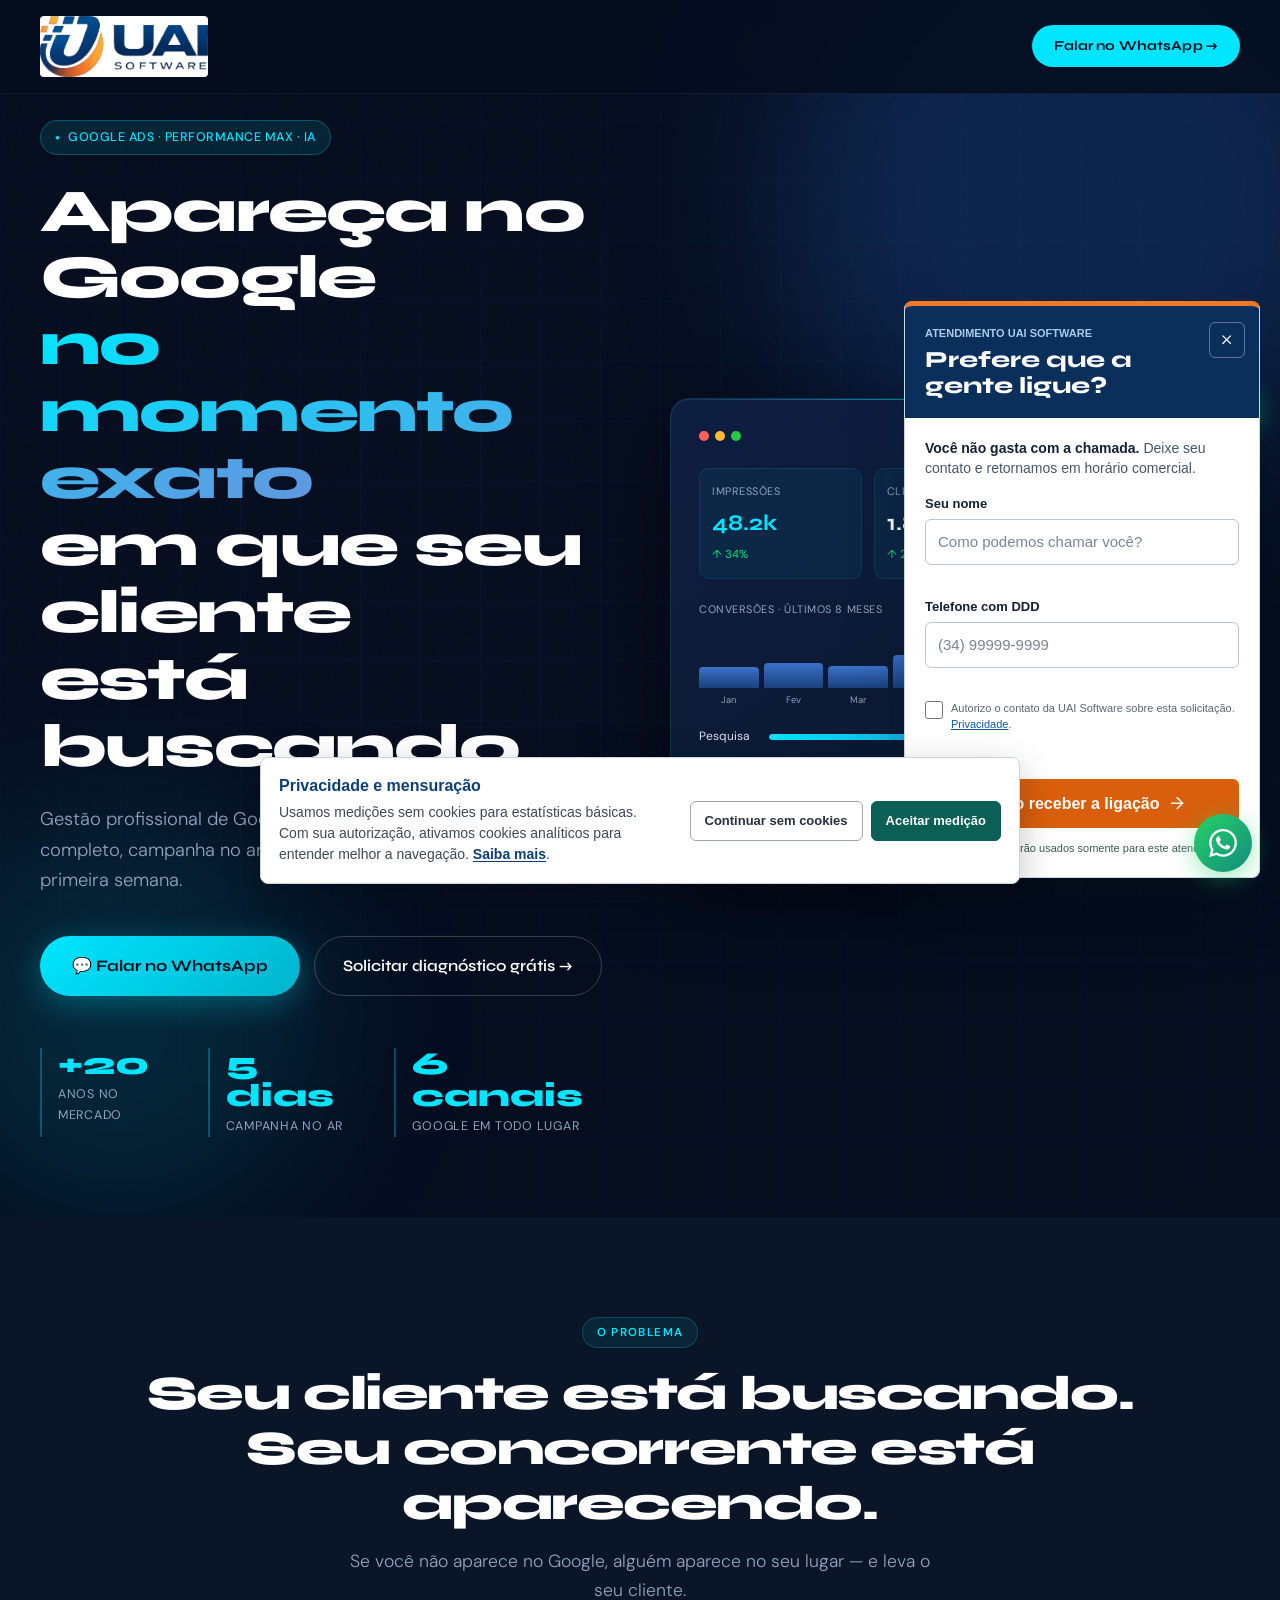
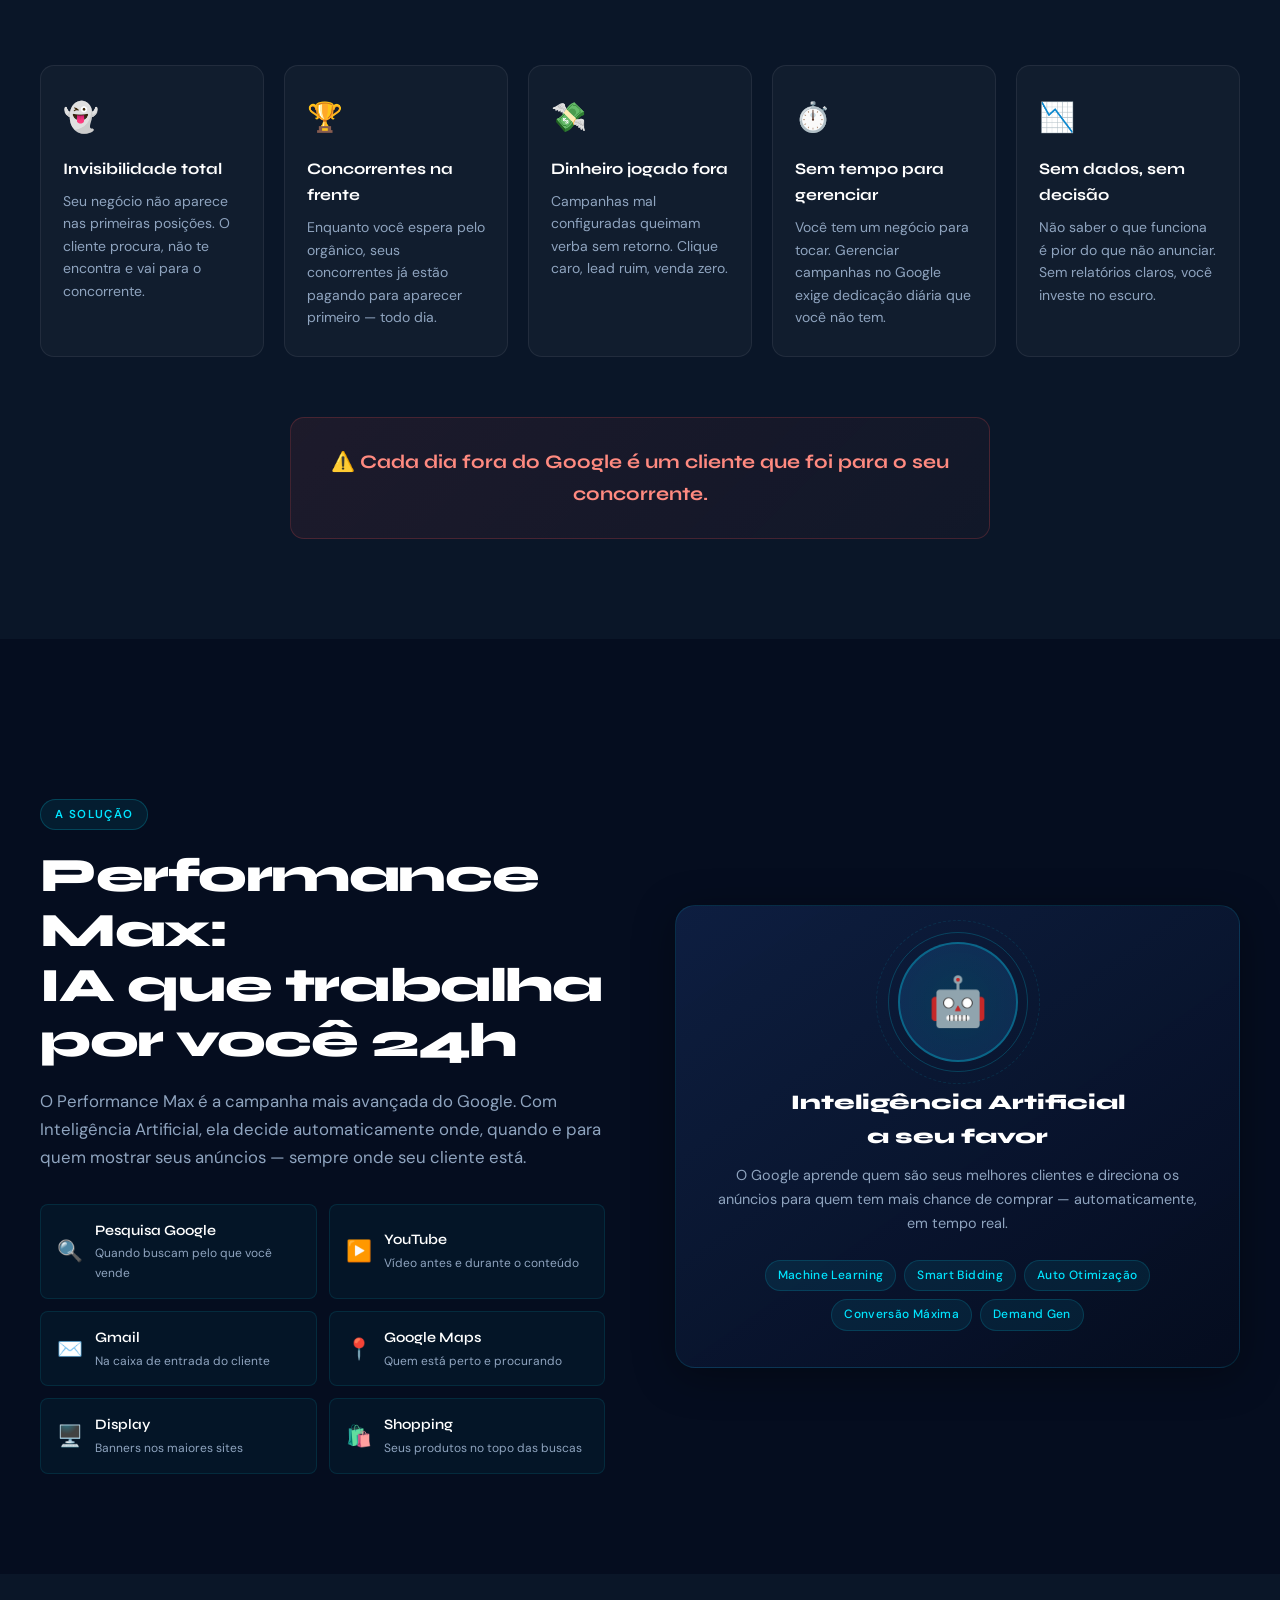
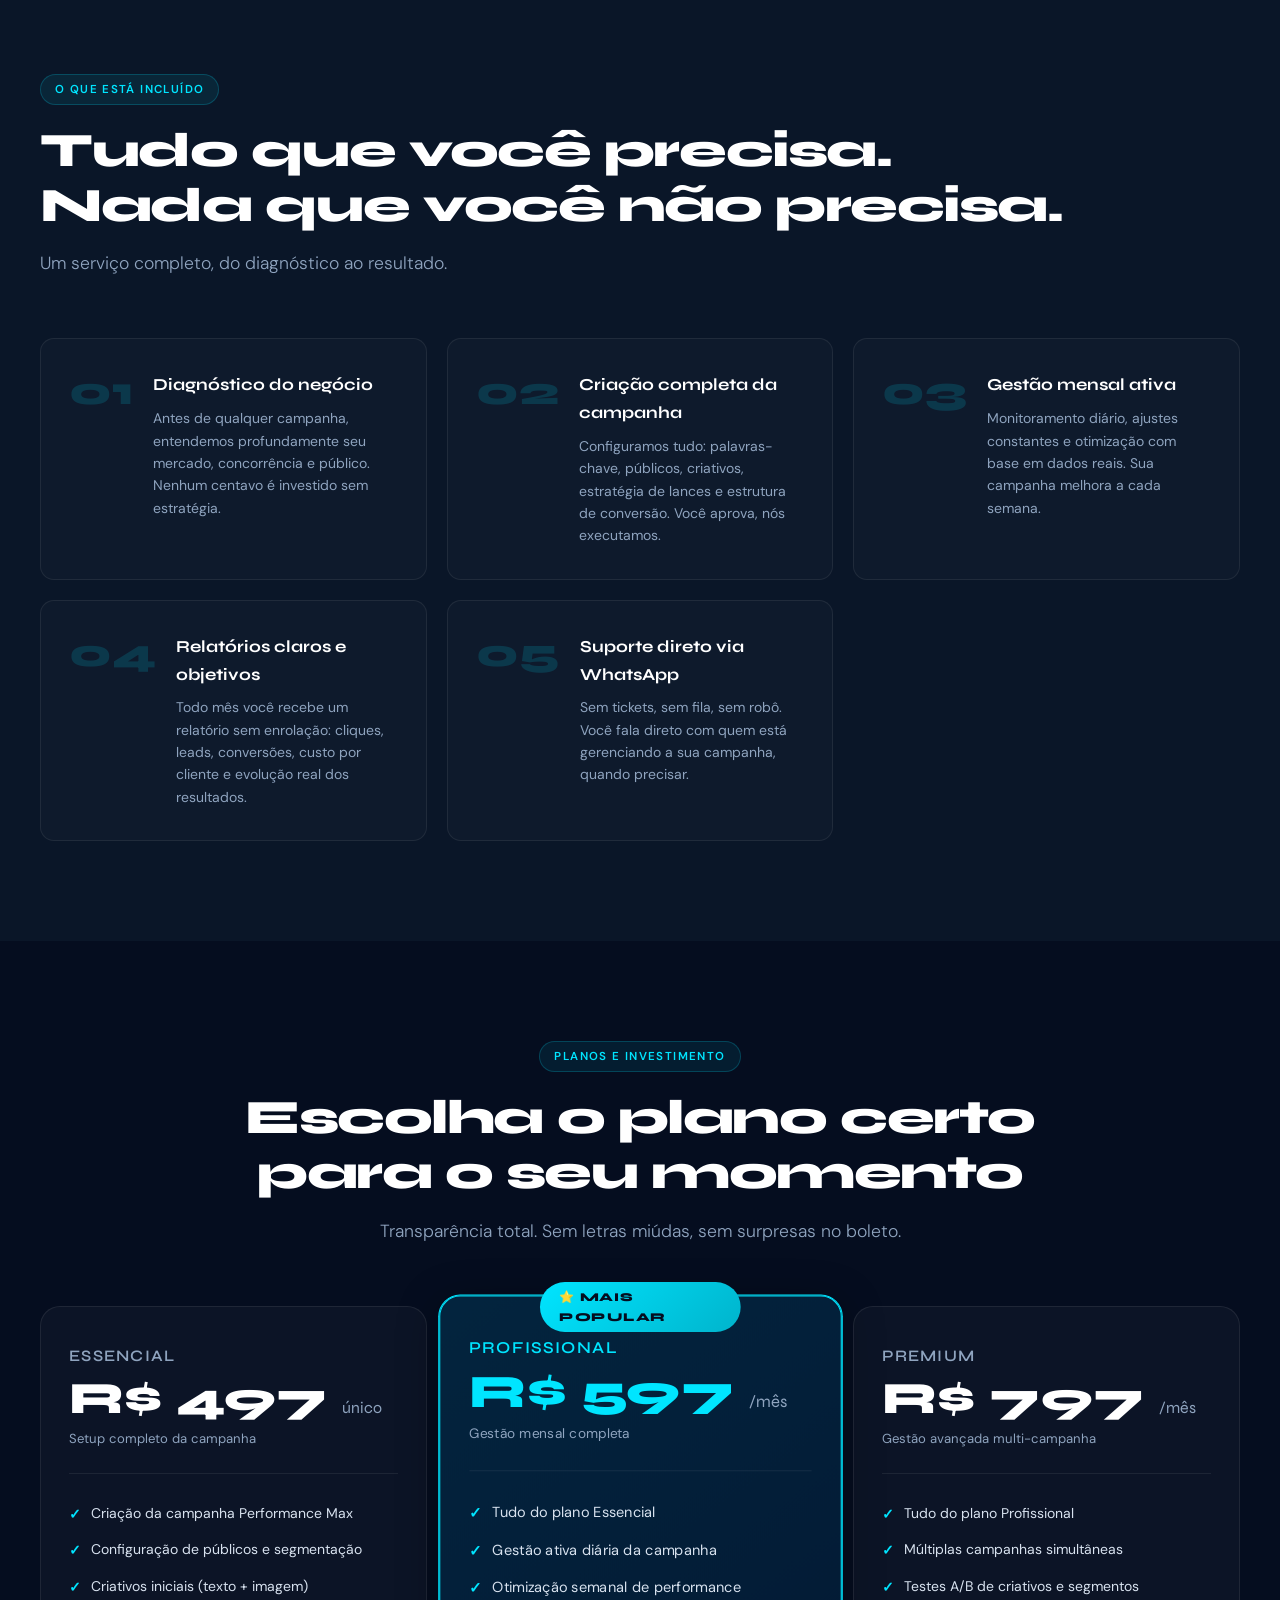
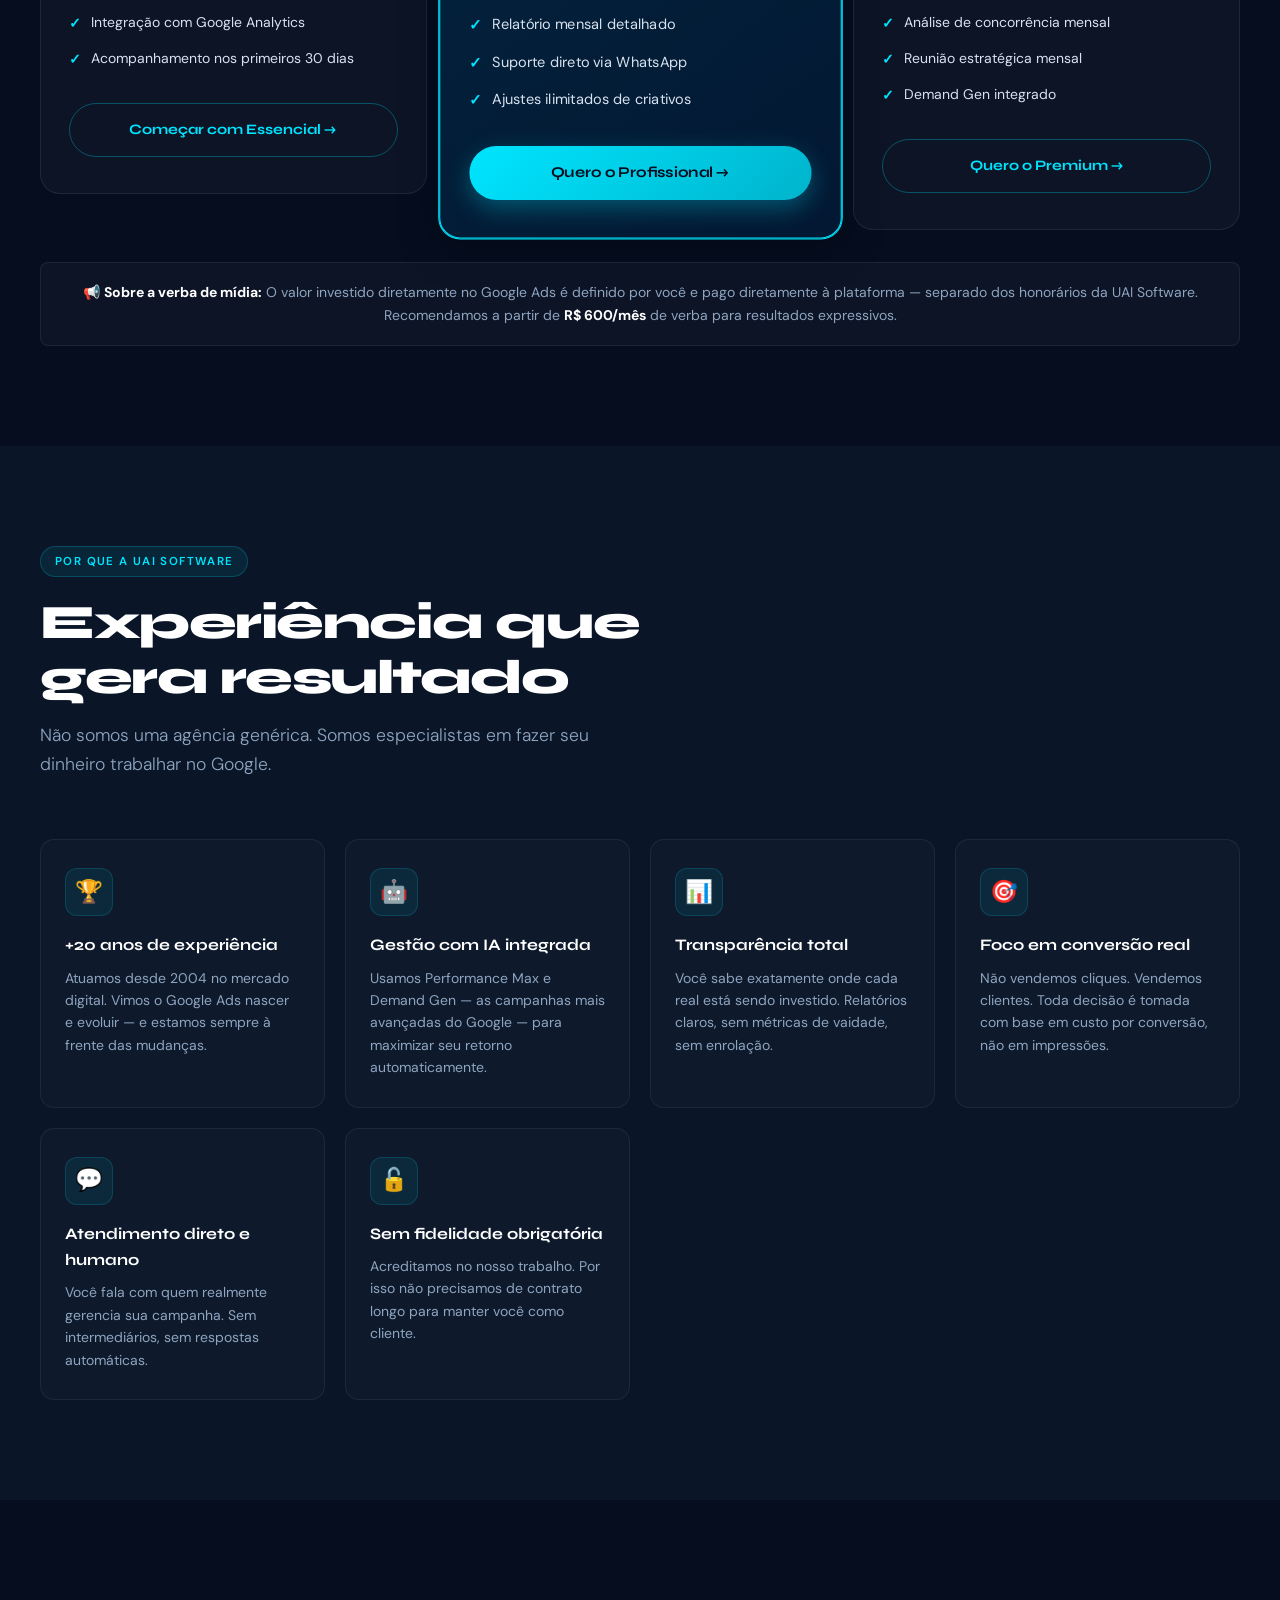
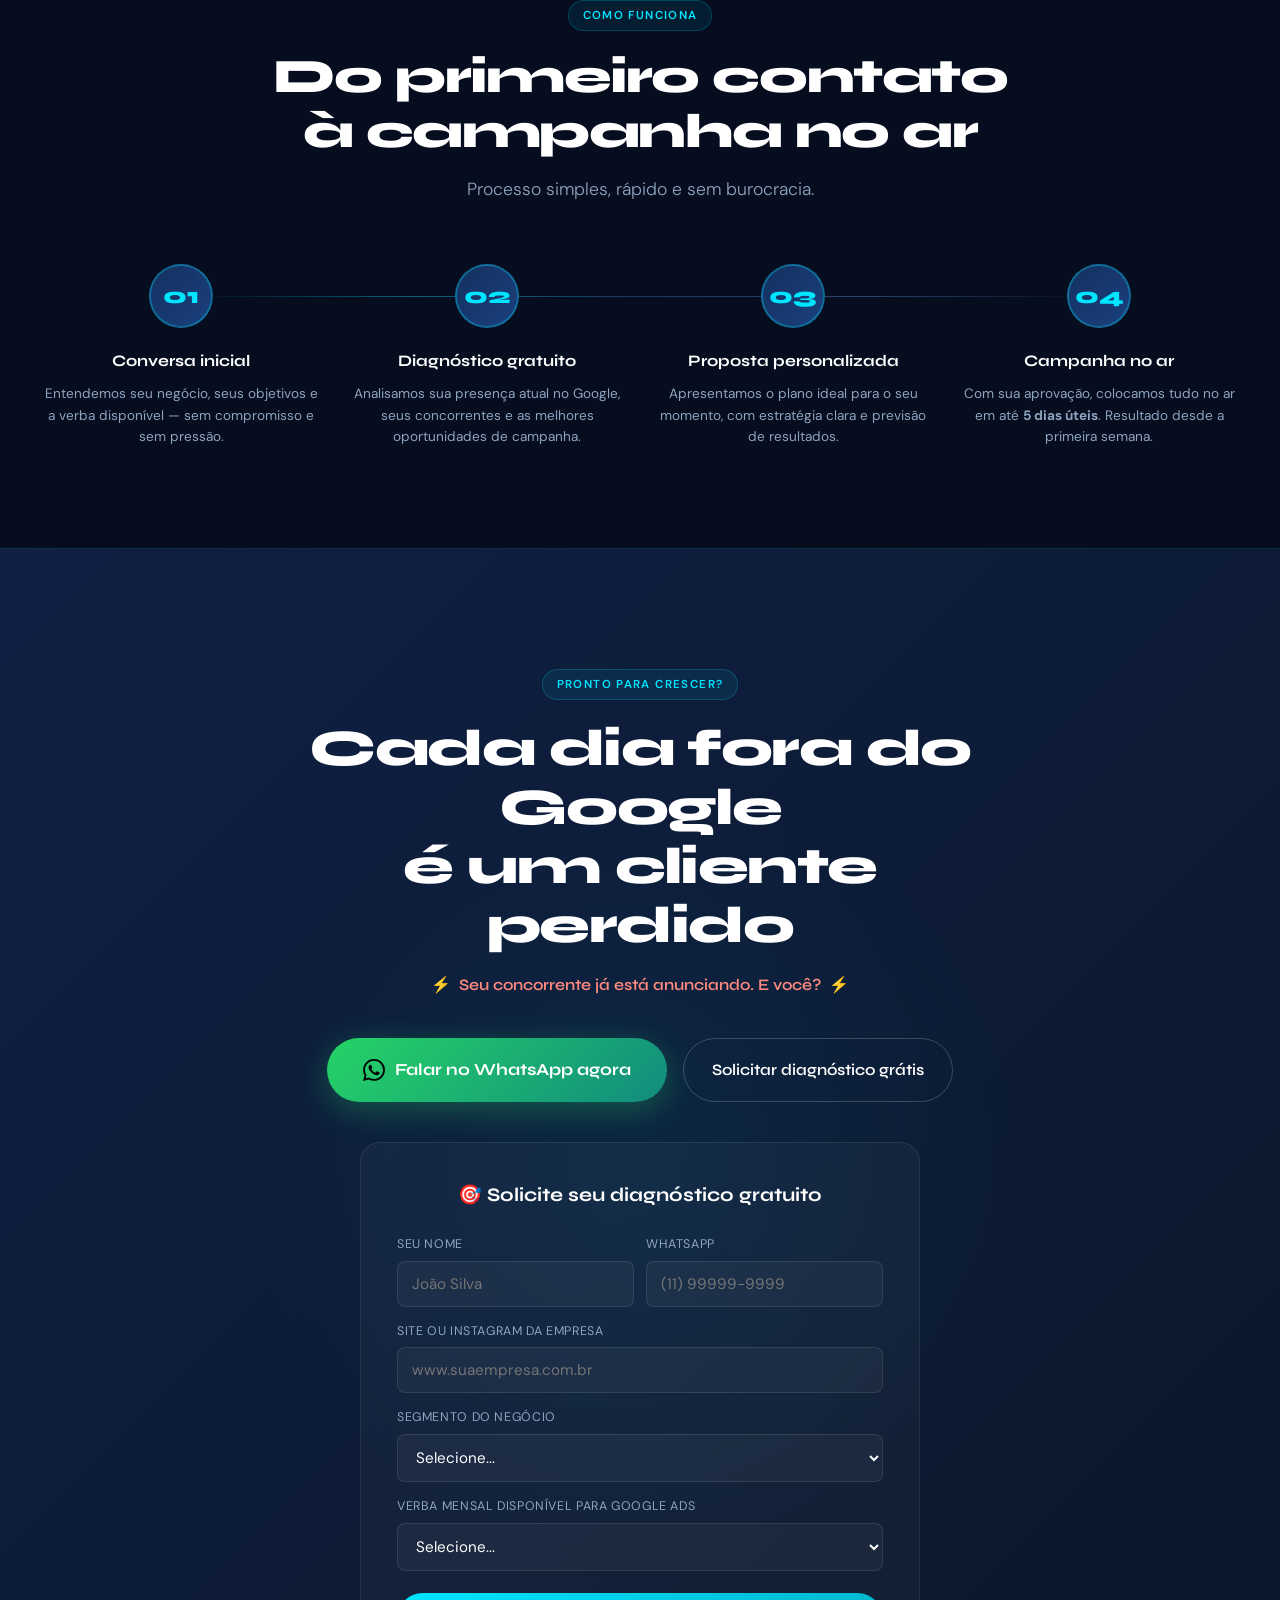
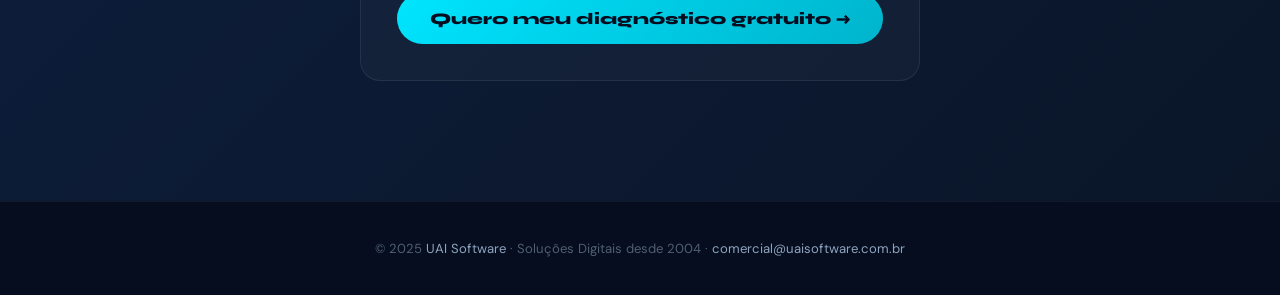
<file: googleads-performancemax.html>
<!DOCTYPE html>
<html lang="pt-BR">
<head>
  <meta charset="UTF-8" />
  <meta name="viewport" content="width=device-width, initial-scale=1.0" />
  <title>Google Ads Performance Max | UAI Software — Gestão Profissional com IA</title>
  <meta name="description" content="Apareça no Google no momento exato em que seu cliente está buscando. Gestão profissional de Google Ads Performance Max com IA. Setup completo, relatórios claros, sem fidelidade obrigatória." />
  <meta name="keywords" content="google ads, performance max, gestão de tráfego pago, marketing digital, uai software" />
  <link rel="canonical" href="https://uaisoftware.com.br/googleads-performancemax.html" />
  <link rel="icon" href="assets/uai-software-logo.webp" type="image/webp" />
  <link rel="preload" href="assets/uai-software-logo.webp" as="image" type="image/webp" />
  <link rel="preconnect" href="https://fonts.googleapis.com" />
  <link href="https://fonts.googleapis.com/css2?family=Syne:wght@400;600;700;800&family=DM+Sans:ital,wght@0,300;0,400;0,500;1,300&display=swap" rel="stylesheet" />
  <link rel="stylesheet" href="/assets/analytics.css?v=20260724-1" />
  <script src="/assets/analytics.js?v=20260904-1"></script>

  <style>
    /* ─── RESET & TOKENS ─────────────────────────────────────────── */
    *, *::before, *::after { box-sizing: border-box; margin: 0; padding: 0; }

    :root {
      --blue-950: #050d1f;
      --blue-900: #0a1628;
      --blue-800: #0f2044;
      --blue-700: #153060;
      --blue-600: #1a407d;
      --blue-500: #2155a3;
      --blue-400: #3b72c8;
      --blue-300: #6097e0;
      --blue-200: #a0bff0;
      --blue-100: #ddeaff;
      --accent:   #00e5ff;
      --accent2:  #00b4cc;
      --green:    #00e676;
      --white:    #ffffff;
      --gray-100: #f0f4f8;
      --gray-200: #d8e2ef;
      --gray-400: #8fa4bf;
      --gray-600: #506070;
      --gray-800: #1e2a38;
      --font-display: 'Syne', sans-serif;
      --font-body: 'DM Sans', sans-serif;
      --radius: 14px;
      --radius-sm: 8px;
      --shadow: 0 8px 40px rgba(0,0,0,0.35);
      --shadow-sm: 0 2px 16px rgba(0,0,0,0.18);
    }

    html { scroll-behavior: smooth; overflow-x: hidden; }

    body {
      font-family: var(--font-body);
      background: var(--blue-950);
      color: var(--white);
      overflow-x: hidden;
      line-height: 1.65;
    }

    /* ─── NOISE TEXTURE OVERLAY ──────────────────────────────────── */
    body::before {
      content: '';
      position: fixed;
      inset: 0;
      background-image: url("data:image/svg+xml,%3Csvg viewBox='0 0 256 256' xmlns='http://www.w3.org/2000/svg'%3E%3Cfilter id='noise'%3E%3CfeTurbulence type='fractalNoise' baseFrequency='0.9' numOctaves='4' stitchTiles='stitch'/%3E%3C/filter%3E%3Crect width='100%25' height='100%25' filter='url(%23noise)' opacity='0.04'/%3E%3C/svg%3E");
      pointer-events: none;
      z-index: 0;
      opacity: .5;
    }

    section { position: relative; z-index: 1; }

    /* ─── NAV ─────────────────────────────────────────────────────── */
    nav {
      position: fixed; top: 0; left: 0; right: 0;
      z-index: 100;
      padding: 16px 40px;
      display: flex; align-items: center; justify-content: space-between;
      background: rgba(5,13,31,0.85);
      backdrop-filter: blur(18px);
      border-bottom: 1px solid rgba(255,255,255,0.06);
      transition: padding .3s;
      box-sizing: border-box;
      overflow: hidden;
    }
    .nav-logo {
      display: flex;
      align-items: center;
      flex: 0 0 auto;
      background: var(--white);
      border-radius: 4px;
      overflow: hidden;
      text-decoration: none;
    }
    .nav-logo img {
      display: block;
      width: 168px;
      height: auto;
      border-radius: 4px;
    }
    nav a.nav-cta {
      background: var(--accent);
      color: var(--blue-950);
      font-family: var(--font-display);
      font-weight: 700;
      font-size: .85rem;
      padding: 10px 22px;
      border-radius: 100px;
      text-decoration: none;
      letter-spacing: .01em;
      transition: transform .2s, box-shadow .2s;
    }
    nav a.nav-cta:hover { transform: translateY(-2px); box-shadow: 0 8px 24px rgba(0,229,255,0.35); }

    /* ─── HERO ────────────────────────────────────────────────────── */
    #hero {
      min-height: 100vh;
      display: flex; align-items: center;
      padding: 120px 40px 80px;
      position: relative;
      overflow: hidden;
    }

    /* Grid background */
    #hero::after {
      content: '';
      position: absolute;
      inset: 0;
      background-image:
        linear-gradient(rgba(0,229,255,0.04) 1px, transparent 1px),
        linear-gradient(90deg, rgba(0,229,255,0.04) 1px, transparent 1px);
      background-size: 60px 60px;
      mask-image: radial-gradient(ellipse 80% 60% at 50% 50%, black 30%, transparent 100%);
    }

    /* Glow orbs */
    .orb {
      position: absolute;
      border-radius: 50%;
      filter: blur(80px);
      pointer-events: none;
    }
    .orb-1 { width: 600px; height: 600px; background: rgba(33,85,163,0.35); top: -100px; right: -100px; }
    .orb-2 { width: 400px; height: 400px; background: rgba(0,229,255,0.12); bottom: 0; left: -80px; }

    .hero-inner {
      max-width: 1200px;
      width: 100%;
      margin: 0 auto;
      display: grid;
      grid-template-columns: 1fr 1fr;
      gap: 60px;
      align-items: center;
      position: relative;
      z-index: 2;
    }

    .hero-badge {
      display: inline-flex; align-items: center; gap: 8px;
      background: rgba(0,229,255,0.1);
      border: 1px solid rgba(0,229,255,0.25);
      color: var(--accent);
      font-size: .78rem;
      font-weight: 500;
      padding: 6px 14px;
      border-radius: 100px;
      margin-bottom: 24px;
      letter-spacing: .04em;
      text-transform: uppercase;
    }
    .hero-badge::before { content: '●'; font-size: .5rem; animation: pulse 2s infinite; }
    @keyframes pulse { 0%,100%{opacity:1} 50%{opacity:.3} }

    h1 {
      font-family: var(--font-display);
      font-size: clamp(2.4rem, 5vw, 3.8rem);
      font-weight: 800;
      line-height: 1.1;
      letter-spacing: -.03em;
      margin-bottom: 24px;
    }
    h1 .highlight {
      background: linear-gradient(135deg, var(--accent), var(--blue-300));
      -webkit-background-clip: text;
      -webkit-text-fill-color: transparent;
      background-clip: text;
    }

    .hero-sub {
      font-size: 1.15rem;
      color: var(--gray-400);
      max-width: 100%;
      margin-bottom: 40px;
      font-weight: 300;
    }

    .hero-ctas {
      display: flex; gap: 14px; flex-wrap: wrap;
    }

    .btn-primary {
      display: inline-flex; align-items: center; gap: 10px;
      background: linear-gradient(135deg, var(--accent), var(--accent2));
      color: var(--blue-950);
      font-family: var(--font-display);
      font-weight: 700;
      font-size: 1rem;
      padding: 16px 32px;
      border-radius: 100px;
      text-decoration: none;
      box-shadow: 0 8px 32px rgba(0,229,255,0.3);
      transition: transform .25s, box-shadow .25s;
    }
    .btn-primary:hover { transform: translateY(-3px); box-shadow: 0 16px 48px rgba(0,229,255,0.45); }

    .btn-secondary {
      display: inline-flex; align-items: center; gap: 10px;
      background: transparent;
      color: var(--white);
      font-family: var(--font-display);
      font-weight: 600;
      font-size: 1rem;
      padding: 16px 28px;
      border-radius: 100px;
      border: 1.5px solid rgba(255,255,255,0.2);
      text-decoration: none;
      transition: border-color .2s, background .2s;
    }
    .btn-secondary:hover { border-color: var(--accent); background: rgba(0,229,255,0.05); }

    .hero-stats {
      display: flex; gap: 32px; margin-top: 52px;
    }
    .stat { border-left: 2px solid rgba(0,229,255,0.3); padding-left: 16px; }
    .stat-n {
      font-family: var(--font-display);
      font-size: 2rem;
      font-weight: 800;
      color: var(--accent);
      line-height: 1;
    }
    .stat-l { font-size: .78rem; color: var(--gray-400); text-transform: uppercase; letter-spacing: .06em; margin-top: 4px; }

    /* ─── DASHBOARD MOCKUP ───────────────────────────────────────── */
    .hero-visual {
      position: relative;
    }

    .dashboard {
      background: linear-gradient(145deg, rgba(15,32,68,0.95), rgba(10,22,40,0.98));
      border: 1px solid rgba(0,229,255,0.15);
      border-radius: 20px;
      padding: 28px;
      box-shadow: 0 32px 80px rgba(0,0,0,0.6), inset 0 1px 0 rgba(255,255,255,0.06);
      position: relative;
      overflow: visible;
      max-width: 100%;
    }
    .dashboard::before {
      content: '';
      position: absolute;
      top: 0; left: 0; right: 0; height: 1px;
      background: linear-gradient(90deg, transparent, var(--accent), transparent);
      opacity: .6;
    }

    .dash-topbar {
      display: flex; align-items: center; justify-content: space-between;
      margin-bottom: 22px;
    }
    .dash-dots { display: flex; gap: 6px; }
    .dash-dot { width: 10px; height: 10px; border-radius: 50%; }
    .dash-dot:nth-child(1){background:#ff5f57}
    .dash-dot:nth-child(2){background:#febc2e}
    .dash-dot:nth-child(3){background:#28c840}
    .dash-label { font-size: .72rem; color: var(--gray-400); letter-spacing: .06em; }

    .dash-kpis {
      display: grid; grid-template-columns: repeat(3,1fr); gap: 12px; margin-bottom: 22px;
    }
    .kpi {
      background: rgba(0,229,255,0.05);
      border: 1px solid rgba(0,229,255,0.1);
      border-radius: 10px;
      padding: 14px 12px;
    }
    .kpi-label { font-size: .68rem; color: var(--gray-400); text-transform: uppercase; letter-spacing: .05em; }
    .kpi-value { font-family: var(--font-display); font-size: 1.4rem; font-weight: 700; margin-top: 4px; }
    .kpi-delta { font-size: .72rem; margin-top: 3px; }
    .up { color: var(--green); }
    .dn { color: #ff6b6b; }

    /* Chart bars */
    .dash-chart { margin-bottom: 18px; }
    .chart-label { font-size: .68rem; color: var(--gray-400); text-transform: uppercase; letter-spacing: .05em; margin-bottom: 10px; }
    .bars { display: flex; align-items: flex-end; gap: 5px; height: 60px; }
    .bar {
      flex: 1; border-radius: 4px 4px 0 0;
      background: linear-gradient(180deg, var(--blue-400), var(--blue-600));
      transition: height .3s;
      position: relative;
    }
    .bar.accent { background: linear-gradient(180deg, var(--accent), var(--accent2)); }
    .bar-months { display: flex; gap: 5px; margin-top: 5px; }
    .bar-month { flex: 1; font-size: .58rem; color: var(--gray-400); text-align: center; }

    .dash-channels {
      display: flex; flex-direction: column; gap: 8px;
    }
    .channel { display: flex; align-items: center; gap: 10px; }
    .ch-label { font-size: .75rem; color: var(--gray-200); width: 60px; }
    .ch-bar-wrap { flex: 1; background: rgba(255,255,255,0.06); border-radius: 100px; height: 6px; overflow: hidden; }
    .ch-bar { height: 100%; border-radius: 100px; background: linear-gradient(90deg, var(--accent), var(--blue-400)); }
    .ch-pct { font-size: .72rem; color: var(--accent); width: 32px; text-align: right; }

    /* Float badge */
    .float-badge {
      position: absolute;
      background: linear-gradient(135deg, var(--green), #00c853);
      color: var(--blue-950);
      font-family: var(--font-display);
      font-weight: 700;
      font-size: .82rem;
      padding: 10px 16px;
      border-radius: 100px;
      top: -16px; right: -20px; max-width: calc(100% - 20px);
      box-shadow: 0 8px 24px rgba(0,230,118,0.4);
      animation: float 3s ease-in-out infinite;
    }
    @keyframes float { 0%,100%{transform:translateY(0)} 50%{transform:translateY(-8px)} }

    /* ─── SECTION COMMON ─────────────────────────────────────────── */
    .section { padding: 100px 40px; }
    .section-inner { max-width: 1200px; margin: 0 auto; }

    .section-tag {
      display: inline-block;
      background: rgba(0,229,255,0.08);
      color: var(--accent);
      font-size: .72rem;
      font-weight: 600;
      text-transform: uppercase;
      letter-spacing: .12em;
      padding: 5px 14px;
      border-radius: 100px;
      border: 1px solid rgba(0,229,255,0.2);
      margin-bottom: 18px;
    }

    h2 {
      font-family: var(--font-display);
      font-size: clamp(2rem, 4vw, 3rem);
      font-weight: 800;
      letter-spacing: -.03em;
      line-height: 1.15;
      margin-bottom: 16px;
    }

    .section-sub {
      font-size: 1.1rem;
      color: var(--gray-400);
      max-width: 600px;
      font-weight: 300;
    }

    /* ─── PROBLEMA ───────────────────────────────────────────────── */
    #problema { background: var(--blue-900); }
    #problema .section-inner { text-align: center; }
    #problema .section-sub { margin: 0 auto 60px; }

    .problem-grid {
      display: grid;
      grid-template-columns: repeat(auto-fit, minmax(200px, 1fr));
      gap: 20px;
      margin-bottom: 60px;
    }

    .problem-card {
      background: rgba(255,255,255,0.03);
      border: 1px solid rgba(255,255,255,0.07);
      border-radius: var(--radius);
      padding: 28px 22px;
      text-align: left;
      transition: border-color .3s, transform .3s;
    }
    .problem-card:hover { border-color: rgba(255,100,100,0.4); transform: translateY(-4px); }

    .problem-icon { font-size: 1.8rem; margin-bottom: 14px; }
    .problem-card h3 { font-family: var(--font-display); font-size: 1rem; font-weight: 700; margin-bottom: 8px; color: var(--white); }
    .problem-card p { font-size: .875rem; color: var(--gray-400); line-height: 1.6; }

    .problem-callout {
      background: linear-gradient(135deg, rgba(255,80,80,0.08), rgba(255,80,80,0.03));
      border: 1px solid rgba(255,80,80,0.2);
      border-radius: var(--radius);
      padding: 28px 36px;
      font-family: var(--font-display);
      font-size: 1.2rem;
      font-weight: 700;
      color: #ff8a80;
      max-width: 700px;
      margin: 0 auto;
    }

    /* ─── SOLUÇÃO ─────────────────────────────────────────────────── */
    #solucao { background: var(--blue-950); }

    .solucao-grid {
      display: grid;
      grid-template-columns: 1fr 1fr;
      gap: 70px;
      align-items: center;
      margin-top: 60px;
    }

    .solucao-text h2 { margin-bottom: 20px; }
    .solucao-text p { color: var(--gray-400); margin-bottom: 32px; font-size: 1.05rem; }

    .canais-grid {
      display: grid;
      grid-template-columns: 1fr 1fr;
      gap: 12px;
    }

    .canal {
      display: flex; align-items: center; gap: 12px;
      background: rgba(0,229,255,0.04);
      border: 1px solid rgba(0,229,255,0.1);
      border-radius: var(--radius-sm);
      padding: 14px 16px;
      transition: border-color .2s, background .2s;
    }
    .canal:hover { border-color: rgba(0,229,255,0.3); background: rgba(0,229,255,0.08); }
    .canal-icon { font-size: 1.3rem; flex-shrink: 0; }
    .canal-name { font-family: var(--font-display); font-weight: 600; font-size: .9rem; }
    .canal-desc { font-size: .75rem; color: var(--gray-400); margin-top: 2px; }

    /* AI visual */
    .ai-visual {
      position: relative;
    }
    .ai-box {
      background: linear-gradient(145deg, rgba(15,32,68,0.9), rgba(5,13,31,0.95));
      border: 1px solid rgba(0,229,255,0.12);
      border-radius: 20px;
      padding: 36px;
      text-align: center;
      box-shadow: var(--shadow);
    }
    .ai-circle {
      width: 120px; height: 120px;
      margin: 0 auto 24px;
      border-radius: 50%;
      background: radial-gradient(circle, rgba(0,229,255,0.15), rgba(33,85,163,0.3));
      border: 2px solid rgba(0,229,255,0.3);
      display: flex; align-items: center; justify-content: center;
      font-size: 3rem;
      position: relative;
    }
    .ai-ring {
      position: absolute;
      inset: -12px;
      border-radius: 50%;
      border: 1px solid rgba(0,229,255,0.2);
      animation: ring 3s linear infinite;
    }
    .ai-ring2 {
      position: absolute;
      inset: -24px;
      border-radius: 50%;
      border: 1px dashed rgba(0,229,255,0.1);
      animation: ring 5s linear infinite reverse;
    }
    @keyframes ring { from{transform:rotate(0deg)} to{transform:rotate(360deg)} }

    .ai-box h3 { font-family: var(--font-display); font-size: 1.3rem; font-weight: 800; margin-bottom: 10px; }
    .ai-box p { font-size: .9rem; color: var(--gray-400); }

    .ai-tags { display: flex; flex-wrap: wrap; gap: 8px; margin-top: 24px; justify-content: center; }
    .ai-tag {
      background: rgba(0,229,255,0.08);
      border: 1px solid rgba(0,229,255,0.15);
      color: var(--accent);
      font-size: .75rem;
      font-weight: 500;
      padding: 5px 12px;
      border-radius: 100px;
      letter-spacing: .03em;
    }

    /* ─── INCLUSOS ───────────────────────────────────────────────── */
    #inclusos { background: var(--blue-900); }

    .inclusos-grid {
      display: grid;
      grid-template-columns: repeat(auto-fit, minmax(300px, 1fr));
      gap: 20px;
      margin-top: 60px;
    }

    .incluso-card {
      background: rgba(255,255,255,0.02);
      border: 1px solid rgba(255,255,255,0.07);
      border-radius: var(--radius);
      padding: 32px 28px;
      display: flex; gap: 20px;
      transition: border-color .3s, transform .3s;
    }
    .incluso-card:hover { border-color: rgba(0,229,255,0.25); transform: translateY(-4px); }

    .incluso-num {
      font-family: var(--font-display);
      font-size: 2.5rem;
      font-weight: 800;
      color: rgba(0,229,255,0.15);
      line-height: 1;
      flex-shrink: 0;
      min-width: 48px;
    }
    .incluso-body h3 { font-family: var(--font-display); font-size: 1.05rem; font-weight: 700; margin-bottom: 8px; }
    .incluso-body p { font-size: .875rem; color: var(--gray-400); line-height: 1.6; }

    /* ─── PLANOS ─────────────────────────────────────────────────── */
    #planos { background: var(--blue-950); }
    #planos .section-inner { text-align: center; }
    #planos .section-sub { margin: 0 auto 60px; }

    .planos-grid {
      display: grid;
      grid-template-columns: repeat(3, 1fr);
      gap: 20px;
      align-items: start;
    }

    .plano-card {
      background: rgba(255,255,255,0.03);
      border: 1px solid rgba(255,255,255,0.08);
      border-radius: 20px;
      padding: 36px 28px;
      text-align: left;
      position: relative;
      transition: transform .3s;
    }
    .plano-card:hover { transform: translateY(-6px); }

    .plano-card.destaque {
      background: linear-gradient(145deg, rgba(0,80,120,0.35), rgba(0,40,80,0.4));
      border-color: var(--accent);
      box-shadow: 0 0 0 1px var(--accent), var(--shadow);
      transform: scale(1.04);
    }
    .plano-card.destaque:hover { transform: scale(1.04) translateY(-6px); }

    .plano-popular {
      position: absolute;
      top: -14px; left: 50%; transform: translateX(-50%);
      background: linear-gradient(135deg, var(--accent), var(--accent2));
      color: var(--blue-950);
      font-family: var(--font-display);
      font-weight: 800;
      font-size: .72rem;
      letter-spacing: .08em;
      text-transform: uppercase;
      padding: 5px 18px;
      border-radius: 100px;
    }

    .plano-nome { font-family: var(--font-display); font-size: 1rem; font-weight: 600; color: var(--gray-400); text-transform: uppercase; letter-spacing: .08em; margin-bottom: 8px; }
    .plano-preco { font-family: var(--font-display); font-size: 2.8rem; font-weight: 800; line-height: 1; margin-bottom: 6px; }
    .plano-preco span { font-size: 1rem; color: var(--gray-400); font-weight: 400; }
    .plano-tipo { font-size: .82rem; color: var(--gray-400); margin-bottom: 28px; padding-bottom: 24px; border-bottom: 1px solid rgba(255,255,255,0.07); }

    .plano-items { list-style: none; display: flex; flex-direction: column; gap: 12px; margin-bottom: 32px; }
    .plano-items li { display: flex; align-items: flex-start; gap: 10px; font-size: .875rem; color: var(--gray-200); }
    .plano-items li::before { content: '✓'; color: var(--accent); font-weight: 700; flex-shrink: 0; margin-top: 1px; }

    .plano-btn {
      display: block;
      text-align: center;
      padding: 14px;
      border-radius: 100px;
      font-family: var(--font-display);
      font-weight: 700;
      font-size: .9rem;
      text-decoration: none;
      transition: transform .2s, box-shadow .2s;
    }
    .plano-btn-outline {
      border: 1.5px solid rgba(0,229,255,0.3);
      color: var(--accent);
    }
    .plano-btn-outline:hover { background: rgba(0,229,255,0.05); border-color: var(--accent); }
    .plano-btn-solid {
      background: linear-gradient(135deg, var(--accent), var(--accent2));
      color: var(--blue-950);
      box-shadow: 0 8px 24px rgba(0,229,255,0.3);
    }
    .plano-btn-solid:hover { transform: translateY(-2px); box-shadow: 0 14px 36px rgba(0,229,255,0.45); }

    .planos-nota {
      margin-top: 32px;
      background: rgba(255,255,255,0.03);
      border: 1px solid rgba(255,255,255,0.07);
      border-radius: var(--radius-sm);
      padding: 18px 24px;
      font-size: .875rem;
      color: var(--gray-400);
      display: inline-block;
    }
    .planos-nota strong { color: var(--white); }

    /* ─── DIFERENCIAIS ───────────────────────────────────────────── */
    #diferenciais { background: var(--blue-900); }

    .diferenciais-grid {
      display: grid;
      grid-template-columns: repeat(auto-fit, minmax(280px, 1fr));
      gap: 20px;
      margin-top: 60px;
    }

    .diferencial {
      background: rgba(255,255,255,0.02);
      border: 1px solid rgba(255,255,255,0.06);
      border-radius: var(--radius);
      padding: 28px 24px;
      transition: border-color .3s, transform .3s;
    }
    .diferencial:hover { border-color: rgba(0,229,255,0.2); transform: translateY(-3px); }

    .dif-icon {
      width: 48px; height: 48px;
      background: rgba(0,229,255,0.08);
      border: 1px solid rgba(0,229,255,0.15);
      border-radius: 12px;
      display: flex; align-items: center; justify-content: center;
      font-size: 1.4rem;
      margin-bottom: 16px;
    }
    .diferencial h3 { font-family: var(--font-display); font-size: 1rem; font-weight: 700; margin-bottom: 8px; }
    .diferencial p { font-size: .875rem; color: var(--gray-400); line-height: 1.6; }

    /* ─── COMO FUNCIONA ──────────────────────────────────────────── */
    #processo { background: var(--blue-950); }
    #processo .section-inner { text-align: center; }
    #processo .section-sub { margin: 0 auto 60px; }

    .processo-steps {
      display: grid;
      grid-template-columns: repeat(4, 1fr);
      gap: 24px;
      position: relative;
    }

    /* Linha conectora */
    .processo-steps::before {
      content: '';
      position: absolute;
      top: 32px; left: 12.5%; right: 12.5%;
      height: 1px;
      background: linear-gradient(90deg, transparent, var(--accent), var(--blue-400), var(--blue-300), transparent);
      opacity: .4;
      pointer-events: none;
    }

    .step {
      display: flex; flex-direction: column; align-items: center;
      text-align: center;
    }

    .step-num {
      width: 64px; height: 64px;
      border-radius: 50%;
      background: linear-gradient(135deg, var(--blue-700), var(--blue-600));
      border: 2px solid rgba(0,229,255,0.3);
      display: flex; align-items: center; justify-content: center;
      font-family: var(--font-display);
      font-size: 1.4rem;
      font-weight: 800;
      color: var(--accent);
      margin-bottom: 20px;
      position: relative;
      z-index: 1;
    }

    .step h3 { font-family: var(--font-display); font-size: 1rem; font-weight: 700; margin-bottom: 8px; }
    .step p { font-size: .85rem; color: var(--gray-400); line-height: 1.6; }

    /* ─── CTA FINAL ──────────────────────────────────────────────── */
    #cta-final {
      background: linear-gradient(135deg, var(--blue-800), var(--blue-900));
      border-top: 1px solid rgba(0,229,255,0.1);
      padding: 120px 40px;
      text-align: center;
      position: relative;
      overflow: hidden;
    }
    #cta-final::before {
      content: '';
      position: absolute;
      width: 800px; height: 800px;
      background: radial-gradient(circle, rgba(0,229,255,0.06), transparent 70%);
      top: 50%; left: 50%;
      transform: translate(-50%, -50%);
    }
    #cta-final .inner { position: relative; z-index: 1; max-width: 700px; margin: 0 auto; }
    #cta-final h2 { font-size: clamp(2rem, 4vw, 3.2rem); margin-bottom: 16px; }
    #cta-final .urgency {
      color: #ff8a80;
      font-family: var(--font-display);
      font-size: 1rem;
      font-weight: 600;
      margin-bottom: 40px;
      display: flex; align-items: center; justify-content: center; gap: 8px;
    }
    #cta-final .urgency::before, #cta-final .urgency::after { content: '⚡'; }

    .cta-btns { display: flex; gap: 16px; justify-content: center; flex-wrap: wrap; margin-bottom: 40px; }

    .btn-whatsapp {
      display: inline-flex; align-items: center; gap: 10px;
      background: linear-gradient(135deg, #25d366, #128c7e);
      color: var(--white);
      font-family: var(--font-display);
      font-weight: 700;
      font-size: 1.05rem;
      padding: 18px 36px;
      border-radius: 100px;
      text-decoration: none;
      box-shadow: 0 8px 32px rgba(37,211,102,0.3);
      transition: transform .25s, box-shadow .25s;
    }
    .btn-whatsapp:hover { transform: translateY(-3px); box-shadow: 0 16px 48px rgba(37,211,102,0.45); }

    /* ─── FORMULÁRIO ─────────────────────────────────────────────── */
    .form-wrapper {
      background: rgba(255,255,255,0.03);
      border: 1px solid rgba(255,255,255,0.08);
      border-radius: 20px;
      padding: 36px;
      max-width: 560px;
      margin: 0 auto;
      text-align: left;
    }
    .form-wrapper h3 { font-family: var(--font-display); font-size: 1.2rem; font-weight: 700; text-align: center; margin-bottom: 24px; }

    .form-row { display: grid; grid-template-columns: 1fr 1fr; gap: 12px; }
    .form-group { display: flex; flex-direction: column; gap: 6px; margin-bottom: 14px; }
    .form-group label { font-size: .78rem; color: var(--gray-400); text-transform: uppercase; letter-spacing: .05em; }
    .form-group input, .form-group select {
      background: rgba(255,255,255,0.04);
      border: 1px solid rgba(255,255,255,0.1);
      border-radius: var(--radius-sm);
      color: var(--white);
      font-family: var(--font-body);
      font-size: .95rem;
      padding: 12px 14px;
      outline: none;
      transition: border-color .2s;
    }
    .form-group input:focus, .form-group select:focus { border-color: var(--accent); }
    .form-group select option { background: var(--blue-800); }

    .btn-form {
      width: 100%;
      background: linear-gradient(135deg, var(--accent), var(--accent2));
      color: var(--blue-950);
      font-family: var(--font-display);
      font-weight: 800;
      font-size: 1rem;
      padding: 16px;
      border: none;
      border-radius: 100px;
      cursor: pointer;
      transition: transform .2s, box-shadow .2s;
      margin-top: 8px;
    }
    .btn-form:hover { transform: translateY(-2px); box-shadow: 0 12px 32px rgba(0,229,255,0.35); }

    /* ─── FOOTER ─────────────────────────────────────────────────── */
    footer {
      background: var(--blue-950);
      border-top: 1px solid rgba(255,255,255,0.05);
      padding: 36px 40px;
      text-align: center;
    }
    footer p { font-size: .82rem; color: var(--gray-600); }
    footer a { color: var(--gray-400); text-decoration: none; }
    footer a:hover { color: var(--accent); }

    /* ─── SCROLL REVEAL ──────────────────────────────────────────── */
    .reveal { opacity: 0; transform: translateY(28px); transition: opacity .7s ease, transform .7s ease; }
    .reveal.visible { opacity: 1; transform: translateY(0); }

    /* ─── WHATSAPP FLUTUANTE ─────────────────────────────────────── */
    .wpp-float {
      position: fixed;
      bottom: 28px; right: 28px;
      z-index: 200;
      width: 58px; height: 58px;
      border-radius: 50%;
      background: linear-gradient(135deg, #25d366, #128c7e);
      display: flex; align-items: center; justify-content: center;
      box-shadow: 0 6px 24px rgba(37,211,102,0.45);
      text-decoration: none;
      transition: transform .3s;
      animation: wppPulse 2.5s infinite;
    }
    .wpp-float:hover { transform: scale(1.12); }
    @keyframes wppPulse {
      0%,100% { box-shadow: 0 6px 24px rgba(37,211,102,0.45); }
      50% { box-shadow: 0 6px 40px rgba(37,211,102,0.7); }
    }
    .wpp-float svg { width: 28px; height: 28px; fill: white; }

    /* ─── RESPONSIVE ─────────────────────────────────────────────── */
    @media (max-width: 900px) {
      nav { padding: 14px 20px; }
      #hero { padding: 100px 20px 60px; }
      .hero-inner { grid-template-columns: 1fr; gap: 40px; }
      .hero-visual { order: -1; overflow: hidden; }
      .solucao-grid { grid-template-columns: 1fr; gap: 40px; }
      .planos-grid { grid-template-columns: 1fr; }
      .plano-card.destaque { transform: none; }
      .processo-steps { grid-template-columns: 1fr 1fr; }
      .processo-steps::before { display: none; }
      .section { padding: 70px 20px; }
      #cta-final { padding: 80px 20px; }
      .form-row { grid-template-columns: 1fr; }
      .hero-stats { gap: 20px; }
      .dashboard { padding: 20px 16px; }
      .float-badge { right: 8px; top: -12px; font-size: .75rem; padding: 8px 12px; }
      .orb-1 { width: 300px; height: 300px; right: -60px; }
      .orb-2 { width: 220px; height: 220px; left: -60px; }
    }

    @media (max-width: 560px) {
      h1 { font-size: 2.1rem; }
      h2 { font-size: 1.9rem; }
      .canais-grid { grid-template-columns: 1fr; }
      .processo-steps { grid-template-columns: 1fr; }
      .hero-ctas { flex-direction: column; }
      .cta-btns { flex-direction: column; align-items: center; }
      .kpi { padding: 10px 8px; }
      .kpi-value { font-size: 1.1rem; }
      .kpi-label { font-size: .62rem; }
      .kpi-delta { font-size: .65rem; }
      .dash-label { display: none; }
      .ch-label { width: 50px; font-size: .68rem; }
      .ch-pct { width: 28px; font-size: .65rem; }
      /* Nav: esconder CTA, logo não corta */
      .nav-cta { display: none; }
      .nav-logo img { width: 140px; }
      nav { padding: 9px 16px; overflow: visible; }
      /* Hero: padding e texto contido */
      #hero { padding: 90px 20px 60px; overflow: hidden; }
      /* Botões full width */
      .btn-primary, .btn-secondary { width: 100%; justify-content: center; box-sizing: border-box; }
      /* Stats em wrap */
      .hero-stats { flex-wrap: wrap; gap: 16px; margin-top: 32px; }
      .stat-n { font-size: 1.5rem; }
      /* Parágrafos e sub contidos */
      .hero-sub { font-size: 1rem; max-width: 100%; }
      p { max-width: 100%; }
    }
  </style>
    <link rel="stylesheet" href="/assets/callback-widget.css?v=20261109-1">
</head>
<body>

<!-- ─── NAV ──────────────────────────────────────────────────────────── -->
<nav>
  <a href="https://uaisoftware.com.br" class="nav-logo" aria-label="UAI Software, página inicial">
    <img src="assets/uai-software-logo.webp" alt="UAI Software" width="819" height="295" fetchpriority="high" />
  </a>
  <a href="#cta-final" class="nav-cta">Falar no WhatsApp →</a>
</nav>

<!-- ─── HERO ─────────────────────────────────────────────────────────── -->
<section id="hero">
  <div class="orb orb-1"></div>
  <div class="orb orb-2"></div>
  <div class="hero-inner">
    <div class="hero-text">
      <div class="hero-badge">Google Ads · Performance Max · IA</div>
      <h1>
        Apareça no Google<br>
        <span class="highlight">no momento exato</span><br>
        em que seu cliente<br>está buscando
      </h1>
      <p class="hero-sub">
        Gestão profissional de Google Ads com Inteligência Artificial. Setup completo, campanha no ar em até 5 dias e resultado desde a primeira semana.
      </p>
      <div class="hero-ctas">
        <a href="https://wa.me/5534988977879?text=Ol%C3%A1%2C+quero+saber+sobre+Google+Ads+Performance+Max" class="btn-primary" target="_blank">
          💬 Falar no WhatsApp
        </a>
        <a href="#cta-final" class="btn-secondary">
          Solicitar diagnóstico grátis →
        </a>
      </div>
      <div class="hero-stats">
        <div class="stat">
          <div class="stat-n">+20</div>
          <div class="stat-l">Anos no mercado</div>
        </div>
        <div class="stat">
          <div class="stat-n">5 dias</div>
          <div class="stat-l">Campanha no ar</div>
        </div>
        <div class="stat">
          <div class="stat-n">6 canais</div>
          <div class="stat-l">Google em todo lugar</div>
        </div>
      </div>
    </div>

    <div class="hero-visual">
      <div class="dashboard">
        <div class="dash-topbar">
          <div class="dash-dots">
            <div class="dash-dot"></div>
            <div class="dash-dot"></div>
            <div class="dash-dot"></div>
          </div>
          <div class="dash-label">Performance Max · Dashboard</div>
        </div>

        <div class="dash-kpis">
          <div class="kpi">
            <div class="kpi-label">Impressões</div>
            <div class="kpi-value" style="color:var(--accent)">48.2k</div>
            <div class="kpi-delta up">↑ 34%</div>
          </div>
          <div class="kpi">
            <div class="kpi-label">Cliques</div>
            <div class="kpi-value" style="color:var(--white)">1.847</div>
            <div class="kpi-delta up">↑ 28%</div>
          </div>
          <div class="kpi">
            <div class="kpi-label">Conversões</div>
            <div class="kpi-value" style="color:var(--green)">312</div>
            <div class="kpi-delta up">↑ 52%</div>
          </div>
        </div>

        <div class="dash-chart">
          <div class="chart-label">Conversões · últimos 8 meses</div>
          <div class="bars">
            <div class="bar" style="height:35%"></div>
            <div class="bar" style="height:42%"></div>
            <div class="bar" style="height:38%"></div>
            <div class="bar" style="height:55%"></div>
            <div class="bar" style="height:62%"></div>
            <div class="bar" style="height:70%"></div>
            <div class="bar" style="height:85%"></div>
            <div class="bar accent" style="height:100%"></div>
          </div>
          <div class="bar-months">
            <div class="bar-month">Jan</div><div class="bar-month">Fev</div>
            <div class="bar-month">Mar</div><div class="bar-month">Abr</div>
            <div class="bar-month">Mai</div><div class="bar-month">Jun</div>
            <div class="bar-month">Jul</div><div class="bar-month">Ago</div>
          </div>
        </div>

        <div class="dash-channels">
          <div class="channel">
            <div class="ch-label">Pesquisa</div>
            <div class="ch-bar-wrap"><div class="ch-bar" style="width:88%"></div></div>
            <div class="ch-pct">88%</div>
          </div>
          <div class="channel">
            <div class="ch-label">YouTube</div>
            <div class="ch-bar-wrap"><div class="ch-bar" style="width:64%"></div></div>
            <div class="ch-pct">64%</div>
          </div>
          <div class="channel">
            <div class="ch-label">Maps</div>
            <div class="ch-bar-wrap"><div class="ch-bar" style="width:45%"></div></div>
            <div class="ch-pct">45%</div>
          </div>
          <div class="channel">
            <div class="ch-label">Display</div>
            <div class="ch-bar-wrap"><div class="ch-bar" style="width:38%"></div></div>
            <div class="ch-pct">38%</div>
          </div>
        </div>
      </div>
      <div class="float-badge">+52% conversões 🚀</div>
    </div>
  </div>
</section>

<!-- ─── PROBLEMA ──────────────────────────────────────────────────────── -->
<section id="problema" class="section">
  <div class="section-inner">
    <div class="section-tag">O problema</div>
    <h2>Seu cliente está buscando.<br>Seu concorrente está aparecendo.</h2>
    <p class="section-sub">Se você não aparece no Google, alguém aparece no seu lugar — e leva o seu cliente.</p>

    <div class="problem-grid reveal">
      <div class="problem-card">
        <div class="problem-icon">👻</div>
        <h3>Invisibilidade total</h3>
        <p>Seu negócio não aparece nas primeiras posições. O cliente procura, não te encontra e vai para o concorrente.</p>
      </div>
      <div class="problem-card">
        <div class="problem-icon">🏆</div>
        <h3>Concorrentes na frente</h3>
        <p>Enquanto você espera pelo orgânico, seus concorrentes já estão pagando para aparecer primeiro — todo dia.</p>
      </div>
      <div class="problem-card">
        <div class="problem-icon">💸</div>
        <h3>Dinheiro jogado fora</h3>
        <p>Campanhas mal configuradas queimam verba sem retorno. Clique caro, lead ruim, venda zero.</p>
      </div>
      <div class="problem-card">
        <div class="problem-icon">⏱️</div>
        <h3>Sem tempo para gerenciar</h3>
        <p>Você tem um negócio para tocar. Gerenciar campanhas no Google exige dedicação diária que você não tem.</p>
      </div>
      <div class="problem-card">
        <div class="problem-icon">📉</div>
        <h3>Sem dados, sem decisão</h3>
        <p>Não saber o que funciona é pior do que não anunciar. Sem relatórios claros, você investe no escuro.</p>
      </div>
    </div>

    <div class="problem-callout reveal">
      ⚠️ Cada dia fora do Google é um cliente que foi para o seu concorrente.
    </div>
  </div>
</section>

<!-- ─── SOLUÇÃO ───────────────────────────────────────────────────────── -->
<section id="solucao" class="section">
  <div class="section-inner">
    <div class="solucao-grid">
      <div class="solucao-text reveal">
        <div class="section-tag">A solução</div>
        <h2>Performance Max:<br>IA que trabalha<br>por você 24h</h2>
        <p>O Performance Max é a campanha mais avançada do Google. Com Inteligência Artificial, ela decide automaticamente onde, quando e para quem mostrar seus anúncios — sempre onde seu cliente está.</p>
        <div class="canais-grid">
          <div class="canal">
            <div class="canal-icon">🔍</div>
            <div><div class="canal-name">Pesquisa Google</div><div class="canal-desc">Quando buscam pelo que você vende</div></div>
          </div>
          <div class="canal">
            <div class="canal-icon">▶️</div>
            <div><div class="canal-name">YouTube</div><div class="canal-desc">Vídeo antes e durante o conteúdo</div></div>
          </div>
          <div class="canal">
            <div class="canal-icon">✉️</div>
            <div><div class="canal-name">Gmail</div><div class="canal-desc">Na caixa de entrada do cliente</div></div>
          </div>
          <div class="canal">
            <div class="canal-icon">📍</div>
            <div><div class="canal-name">Google Maps</div><div class="canal-desc">Quem está perto e procurando</div></div>
          </div>
          <div class="canal">
            <div class="canal-icon">🖥️</div>
            <div><div class="canal-name">Display</div><div class="canal-desc">Banners nos maiores sites</div></div>
          </div>
          <div class="canal">
            <div class="canal-icon">🛍️</div>
            <div><div class="canal-name">Shopping</div><div class="canal-desc">Seus produtos no topo das buscas</div></div>
          </div>
        </div>
      </div>

      <div class="ai-visual reveal">
        <div class="ai-box">
          <div class="ai-circle">
            🤖
            <div class="ai-ring"></div>
            <div class="ai-ring2"></div>
          </div>
          <h3>Inteligência Artificial<br>a seu favor</h3>
          <p>O Google aprende quem são seus melhores clientes e direciona os anúncios para quem tem mais chance de comprar — automaticamente, em tempo real.</p>
          <div class="ai-tags">
            <span class="ai-tag">Machine Learning</span>
            <span class="ai-tag">Smart Bidding</span>
            <span class="ai-tag">Auto Otimização</span>
            <span class="ai-tag">Conversão Máxima</span>
            <span class="ai-tag">Demand Gen</span>
          </div>
        </div>
      </div>
    </div>
  </div>
</section>

<!-- ─── INCLUSOS ──────────────────────────────────────────────────────── -->
<section id="inclusos" class="section">
  <div class="section-inner">
    <div class="section-tag">O que está incluído</div>
    <h2>Tudo que você precisa.<br>Nada que você não precisa.</h2>
    <p class="section-sub">Um serviço completo, do diagnóstico ao resultado.</p>

    <div class="inclusos-grid">
      <div class="incluso-card reveal">
        <div class="incluso-num">01</div>
        <div class="incluso-body">
          <h3>Diagnóstico do negócio</h3>
          <p>Antes de qualquer campanha, entendemos profundamente seu mercado, concorrência e público. Nenhum centavo é investido sem estratégia.</p>
        </div>
      </div>
      <div class="incluso-card reveal">
        <div class="incluso-num">02</div>
        <div class="incluso-body">
          <h3>Criação completa da campanha</h3>
          <p>Configuramos tudo: palavras-chave, públicos, criativos, estratégia de lances e estrutura de conversão. Você aprova, nós executamos.</p>
        </div>
      </div>
      <div class="incluso-card reveal">
        <div class="incluso-num">03</div>
        <div class="incluso-body">
          <h3>Gestão mensal ativa</h3>
          <p>Monitoramento diário, ajustes constantes e otimização com base em dados reais. Sua campanha melhora a cada semana.</p>
        </div>
      </div>
      <div class="incluso-card reveal">
        <div class="incluso-num">04</div>
        <div class="incluso-body">
          <h3>Relatórios claros e objetivos</h3>
          <p>Todo mês você recebe um relatório sem enrolação: cliques, leads, conversões, custo por cliente e evolução real dos resultados.</p>
        </div>
      </div>
      <div class="incluso-card reveal">
        <div class="incluso-num">05</div>
        <div class="incluso-body">
          <h3>Suporte direto via WhatsApp</h3>
          <p>Sem tickets, sem fila, sem robô. Você fala direto com quem está gerenciando a sua campanha, quando precisar.</p>
        </div>
      </div>
    </div>
  </div>
</section>

<!-- ─── PLANOS ────────────────────────────────────────────────────────── -->
<section id="planos" class="section">
  <div class="section-inner">
    <div class="section-tag">Planos e investimento</div>
    <h2>Escolha o plano certo<br>para o seu momento</h2>
    <p class="section-sub">Transparência total. Sem letras miúdas, sem surpresas no boleto.</p>

    <div class="planos-grid reveal">
      <!-- Essencial -->
      <div class="plano-card">
        <div class="plano-nome">Essencial</div>
        <div class="plano-preco">R$ 497 <span>único</span></div>
        <div class="plano-tipo">Setup completo da campanha</div>
        <ul class="plano-items">
          <li>Criação da campanha Performance Max</li>
          <li>Configuração de públicos e segmentação</li>
          <li>Criativos iniciais (texto + imagem)</li>
          <li>Integração com Google Analytics</li>
          <li>Acompanhamento nos primeiros 30 dias</li>
        </ul>
        <a href="https://wa.me/5534988977879?text=Quero+o+plano+Essencial+de+Google+Ads" class="plano-btn plano-btn-outline" target="_blank">
          Começar com Essencial →
        </a>
      </div>

      <!-- Profissional (destaque) -->
      <div class="plano-card destaque">
        <div class="plano-popular">⭐ Mais popular</div>
        <div class="plano-nome" style="color:var(--accent)">Profissional</div>
        <div class="plano-preco" style="color:var(--accent)">R$ 597 <span>/mês</span></div>
        <div class="plano-tipo">Gestão mensal completa</div>
        <ul class="plano-items">
          <li>Tudo do plano Essencial</li>
          <li>Gestão ativa diária da campanha</li>
          <li>Otimização semanal de performance</li>
          <li>Relatório mensal detalhado</li>
          <li>Suporte direto via WhatsApp</li>
          <li>Ajustes ilimitados de criativos</li>
        </ul>
        <a href="https://wa.me/5534988977879?text=Quero+o+plano+Profissional+de+Google+Ads" class="plano-btn plano-btn-solid" target="_blank">
          Quero o Profissional →
        </a>
      </div>

      <!-- Premium -->
      <div class="plano-card">
        <div class="plano-nome">Premium</div>
        <div class="plano-preco">R$ 797 <span>/mês</span></div>
        <div class="plano-tipo">Gestão avançada multi-campanha</div>
        <ul class="plano-items">
          <li>Tudo do plano Profissional</li>
          <li>Múltiplas campanhas simultâneas</li>
          <li>Testes A/B de criativos e segmentos</li>
          <li>Análise de concorrência mensal</li>
          <li>Reunião estratégica mensal</li>
          <li>Demand Gen integrado</li>
        </ul>
        <a href="https://wa.me/5534988977879?text=Quero+o+plano+Premium+de+Google+Ads" class="plano-btn plano-btn-outline" target="_blank">
          Quero o Premium →
        </a>
      </div>
    </div>

    <div class="planos-nota reveal">
      📢 <strong>Sobre a verba de mídia:</strong> O valor investido diretamente no Google Ads é definido por você e pago diretamente à plataforma — separado dos honorários da UAI Software. Recomendamos a partir de <strong>R$ 600/mês</strong> de verba para resultados expressivos.
    </div>
  </div>
</section>

<!-- ─── DIFERENCIAIS ──────────────────────────────────────────────────── -->
<section id="diferenciais" class="section">
  <div class="section-inner">
    <div class="section-tag">Por que a UAI Software</div>
    <h2>Experiência que<br>gera resultado</h2>
    <p class="section-sub">Não somos uma agência genérica. Somos especialistas em fazer seu dinheiro trabalhar no Google.</p>

    <div class="diferenciais-grid">
      <div class="diferencial reveal">
        <div class="dif-icon">🏆</div>
        <h3>+20 anos de experiência</h3>
        <p>Atuamos desde 2004 no mercado digital. Vimos o Google Ads nascer e evoluir — e estamos sempre à frente das mudanças.</p>
      </div>
      <div class="diferencial reveal">
        <div class="dif-icon">🤖</div>
        <h3>Gestão com IA integrada</h3>
        <p>Usamos Performance Max e Demand Gen — as campanhas mais avançadas do Google — para maximizar seu retorno automaticamente.</p>
      </div>
      <div class="diferencial reveal">
        <div class="dif-icon">📊</div>
        <h3>Transparência total</h3>
        <p>Você sabe exatamente onde cada real está sendo investido. Relatórios claros, sem métricas de vaidade, sem enrolação.</p>
      </div>
      <div class="diferencial reveal">
        <div class="dif-icon">🎯</div>
        <h3>Foco em conversão real</h3>
        <p>Não vendemos cliques. Vendemos clientes. Toda decisão é tomada com base em custo por conversão, não em impressões.</p>
      </div>
      <div class="diferencial reveal">
        <div class="dif-icon">💬</div>
        <h3>Atendimento direto e humano</h3>
        <p>Você fala com quem realmente gerencia sua campanha. Sem intermediários, sem respostas automáticas.</p>
      </div>
      <div class="diferencial reveal">
        <div class="dif-icon">🔓</div>
        <h3>Sem fidelidade obrigatória</h3>
        <p>Acreditamos no nosso trabalho. Por isso não precisamos de contrato longo para manter você como cliente.</p>
      </div>
    </div>
  </div>
</section>

<!-- ─── COMO FUNCIONA ─────────────────────────────────────────────────── -->
<section id="processo" class="section">
  <div class="section-inner">
    <div class="section-tag">Como funciona</div>
    <h2>Do primeiro contato<br>à campanha no ar</h2>
    <p class="section-sub">Processo simples, rápido e sem burocracia.</p>

    <div class="processo-steps reveal">
      <div class="step">
        <div class="step-num">01</div>
        <h3>Conversa inicial</h3>
        <p>Entendemos seu negócio, seus objetivos e a verba disponível — sem compromisso e sem pressão.</p>
      </div>
      <div class="step">
        <div class="step-num">02</div>
        <h3>Diagnóstico gratuito</h3>
        <p>Analisamos sua presença atual no Google, seus concorrentes e as melhores oportunidades de campanha.</p>
      </div>
      <div class="step">
        <div class="step-num">03</div>
        <h3>Proposta personalizada</h3>
        <p>Apresentamos o plano ideal para o seu momento, com estratégia clara e previsão de resultados.</p>
      </div>
      <div class="step">
        <div class="step-num">04</div>
        <h3>Campanha no ar</h3>
        <p>Com sua aprovação, colocamos tudo no ar em até <strong>5 dias úteis</strong>. Resultado desde a primeira semana.</p>
      </div>
    </div>
  </div>
</section>

<!-- ─── CTA FINAL ─────────────────────────────────────────────────────── -->
<section id="cta-final">
  <div class="inner">
    <div class="section-tag" style="margin-bottom:20px">Pronto para crescer?</div>
    <h2>Cada dia fora do Google<br>é um <span class="highlight">cliente perdido</span></h2>
    <div class="urgency">Seu concorrente já está anunciando. E você?</div>

    <div class="cta-btns">
      <a href="https://wa.me/5534988977879?text=Ol%C3%A1%21+Quero+saber+mais+sobre+Google+Ads+Performance+Max+da+UAI+Software" class="btn-whatsapp" target="_blank">
        <svg viewBox="0 0 24 24" width="22" height="22"><path d="M17.472 14.382c-.297-.149-1.758-.867-2.03-.967-.273-.099-.471-.148-.67.15-.197.297-.767.966-.94 1.164-.173.199-.347.223-.644.075-.297-.15-1.255-.463-2.39-1.475-.883-.788-1.48-1.761-1.653-2.059-.173-.297-.018-.458.13-.606.134-.133.298-.347.446-.52.149-.174.198-.298.298-.497.099-.198.05-.371-.025-.52-.075-.149-.669-1.612-.916-2.207-.242-.579-.487-.5-.669-.51-.173-.008-.371-.01-.57-.01-.198 0-.52.074-.792.372-.272.297-1.04 1.016-1.04 2.479 0 1.462 1.065 2.875 1.213 3.074.149.198 2.096 3.2 5.077 4.487.709.306 1.262.489 1.694.625.712.227 1.36.195 1.871.118.571-.085 1.758-.719 2.006-1.413.248-.694.248-1.289.173-1.413-.074-.124-.272-.198-.57-.347m-5.421 7.403h-.004a9.87 9.87 0 01-5.031-1.378l-.361-.214-3.741.982.998-3.648-.235-.374a9.86 9.86 0 01-1.51-5.26c.001-5.45 4.436-9.884 9.888-9.884 2.64 0 5.122 1.03 6.988 2.898a9.825 9.825 0 012.893 6.994c-.003 5.45-4.437 9.884-9.885 9.884m8.413-18.297A11.815 11.815 0 0012.05 0C5.495 0 .16 5.335.157 11.892c0 2.096.547 4.142 1.588 5.945L.057 24l6.305-1.654a11.882 11.882 0 005.683 1.448h.005c6.554 0 11.89-5.335 11.893-11.893a11.821 11.821 0 00-3.48-8.413z"/></svg>
        Falar no WhatsApp agora
      </a>
      <a href="#formulario" class="btn-secondary">Solicitar diagnóstico grátis</a>
    </div>

    <!-- Formulário -->
    <div class="form-wrapper" id="formulario">
      <h3>🎯 Solicite seu diagnóstico gratuito</h3>
      <div class="form-row">
        <div class="form-group">
          <label>Seu nome</label>
          <input type="text" placeholder="João Silva" />
        </div>
        <div class="form-group">
          <label>WhatsApp</label>
          <input type="tel" placeholder="(11) 99999-9999" />
        </div>
      </div>
      <div class="form-group">
        <label>Site ou Instagram da empresa</label>
        <input type="text" placeholder="www.suaempresa.com.br" />
      </div>
      <div class="form-group">
        <label>Segmento do negócio</label>
        <select>
          <option value="">Selecione...</option>
          <option>Comércio / Varejo</option>
          <option>Clínica / Saúde</option>
          <option>Serviços Profissionais</option>
          <option>Restaurante / Alimentação</option>
          <option>Educação / Cursos</option>
          <option>Imóveis</option>
          <option>Outro</option>
        </select>
      </div>
      <div class="form-group">
        <label>Verba mensal disponível para Google Ads</label>
        <select>
          <option value="">Selecione...</option>
          <option>R$ 600 – R$ 1.000/mês</option>
          <option>R$ 1.000 – R$ 2.500/mês</option>
          <option>R$ 2.500 – R$ 5.000/mês</option>
          <option>Acima de R$ 5.000/mês</option>
          <option>Ainda não sei</option>
        </select>
      </div>
      <button class="btn-form" onclick="submitForm()">
        Quero meu diagnóstico gratuito →
      </button>
    </div>
  </div>
</section>

<!-- ─── FOOTER ────────────────────────────────────────────────────────── -->
<footer>
  <p>
    © 2025 <a href="https://uaisoftware.com.br">UAI Software</a> · Soluções Digitais desde 2004 ·
    <a href="mailto:comercial@uaisoftware.com.br">comercial@uaisoftware.com.br</a>
  </p>
</footer>

<!-- ─── WHATSAPP FLUTUANTE ─────────────────────────────────────────────── -->
<a href="https://wa.me/5534988977879?text=Ol%C3%A1%21+Quero+saber+mais+sobre+Google+Ads" class="wpp-float" target="_blank" title="Falar no WhatsApp">
  <svg viewBox="0 0 24 24"><path d="M17.472 14.382c-.297-.149-1.758-.867-2.03-.967-.273-.099-.471-.148-.67.15-.197.297-.767.966-.94 1.164-.173.199-.347.223-.644.075-.297-.15-1.255-.463-2.39-1.475-.883-.788-1.48-1.761-1.653-2.059-.173-.297-.018-.458.13-.606.134-.133.298-.347.446-.52.149-.174.198-.298.298-.497.099-.198.05-.371-.025-.52-.075-.149-.669-1.612-.916-2.207-.242-.579-.487-.5-.669-.51-.173-.008-.371-.01-.57-.01-.198 0-.52.074-.792.372-.272.297-1.04 1.016-1.04 2.479 0 1.462 1.065 2.875 1.213 3.074.149.198 2.096 3.2 5.077 4.487.709.306 1.262.489 1.694.625.712.227 1.36.195 1.871.118.571-.085 1.758-.719 2.006-1.413.248-.694.248-1.289.173-1.413-.074-.124-.272-.198-.57-.347m-5.421 7.403h-.004a9.87 9.87 0 01-5.031-1.378l-.361-.214-3.741.982.998-3.648-.235-.374a9.86 9.86 0 01-1.51-5.26c.001-5.45 4.436-9.884 9.888-9.884 2.64 0 5.122 1.03 6.988 2.898a9.825 9.825 0 012.893 6.994c-.003 5.45-4.437 9.884-9.885 9.884m8.413-18.297A11.815 11.815 0 0012.05 0C5.495 0 .16 5.335.157 11.892c0 2.096.547 4.142 1.588 5.945L.057 24l6.305-1.654a11.882 11.882 0 005.683 1.448h.005c6.554 0 11.89-5.335 11.893-11.893a11.821 11.821 0 00-3.48-8.413z"/></svg>
</a>

<script>
  // ─── SCROLL REVEAL
  const reveals = document.querySelectorAll('.reveal');
  const observer = new IntersectionObserver((entries) => {
    entries.forEach((e, i) => {
      if (e.isIntersecting) {
        setTimeout(() => e.target.classList.add('visible'), i * 80);
        observer.unobserve(e.target);
      }
    });
  }, { threshold: 0.12 });
  reveals.forEach(el => observer.observe(el));

  // ─── NAV COMPACT ON SCROLL
  window.addEventListener('scroll', () => {
    document.querySelector('nav').style.padding =
      window.scrollY > 60 ? '10px 40px' : '16px 40px';
  });

  // ─── FORM SUBMIT
  function submitForm() {
    const name = document.querySelector('input[placeholder="João Silva"]').value;
    const phone = document.querySelector('input[placeholder="(11) 99999-9999"]').value;
    if (!name || !phone) {
      alert('Por favor, preencha seu nome e WhatsApp.');
      return;
    }
    const msg = encodeURIComponent(
      `Olá! Me chamo ${name} e gostaria de solicitar o diagnóstico gratuito de Google Ads. Meu WhatsApp: ${phone}`
    );
    if (typeof window.uaiTrack === 'function') {
      window.uaiTrack('whatsapp_click', {
        event_label: 'formulario_google_ads',
        page_path: window.location.pathname,
        transport_type: 'beacon'
      });
    }
    window.open(`https://wa.me/5534988977879?text=${msg}`, '_blank');
  }

  // ─── SMOOTH ANCHOR
  document.querySelectorAll('a[href^="#"]').forEach(a => {
    a.addEventListener('click', e => {
      const target = document.querySelector(a.getAttribute('href'));
      if (target) {
        e.preventDefault();
        target.scrollIntoView({ behavior: 'smooth', block: 'start' });
      }
    });
  });
</script>

    <script src="/assets/callback-widget.js?v=20261109-2" defer></script>
</body>
</html>
</file>
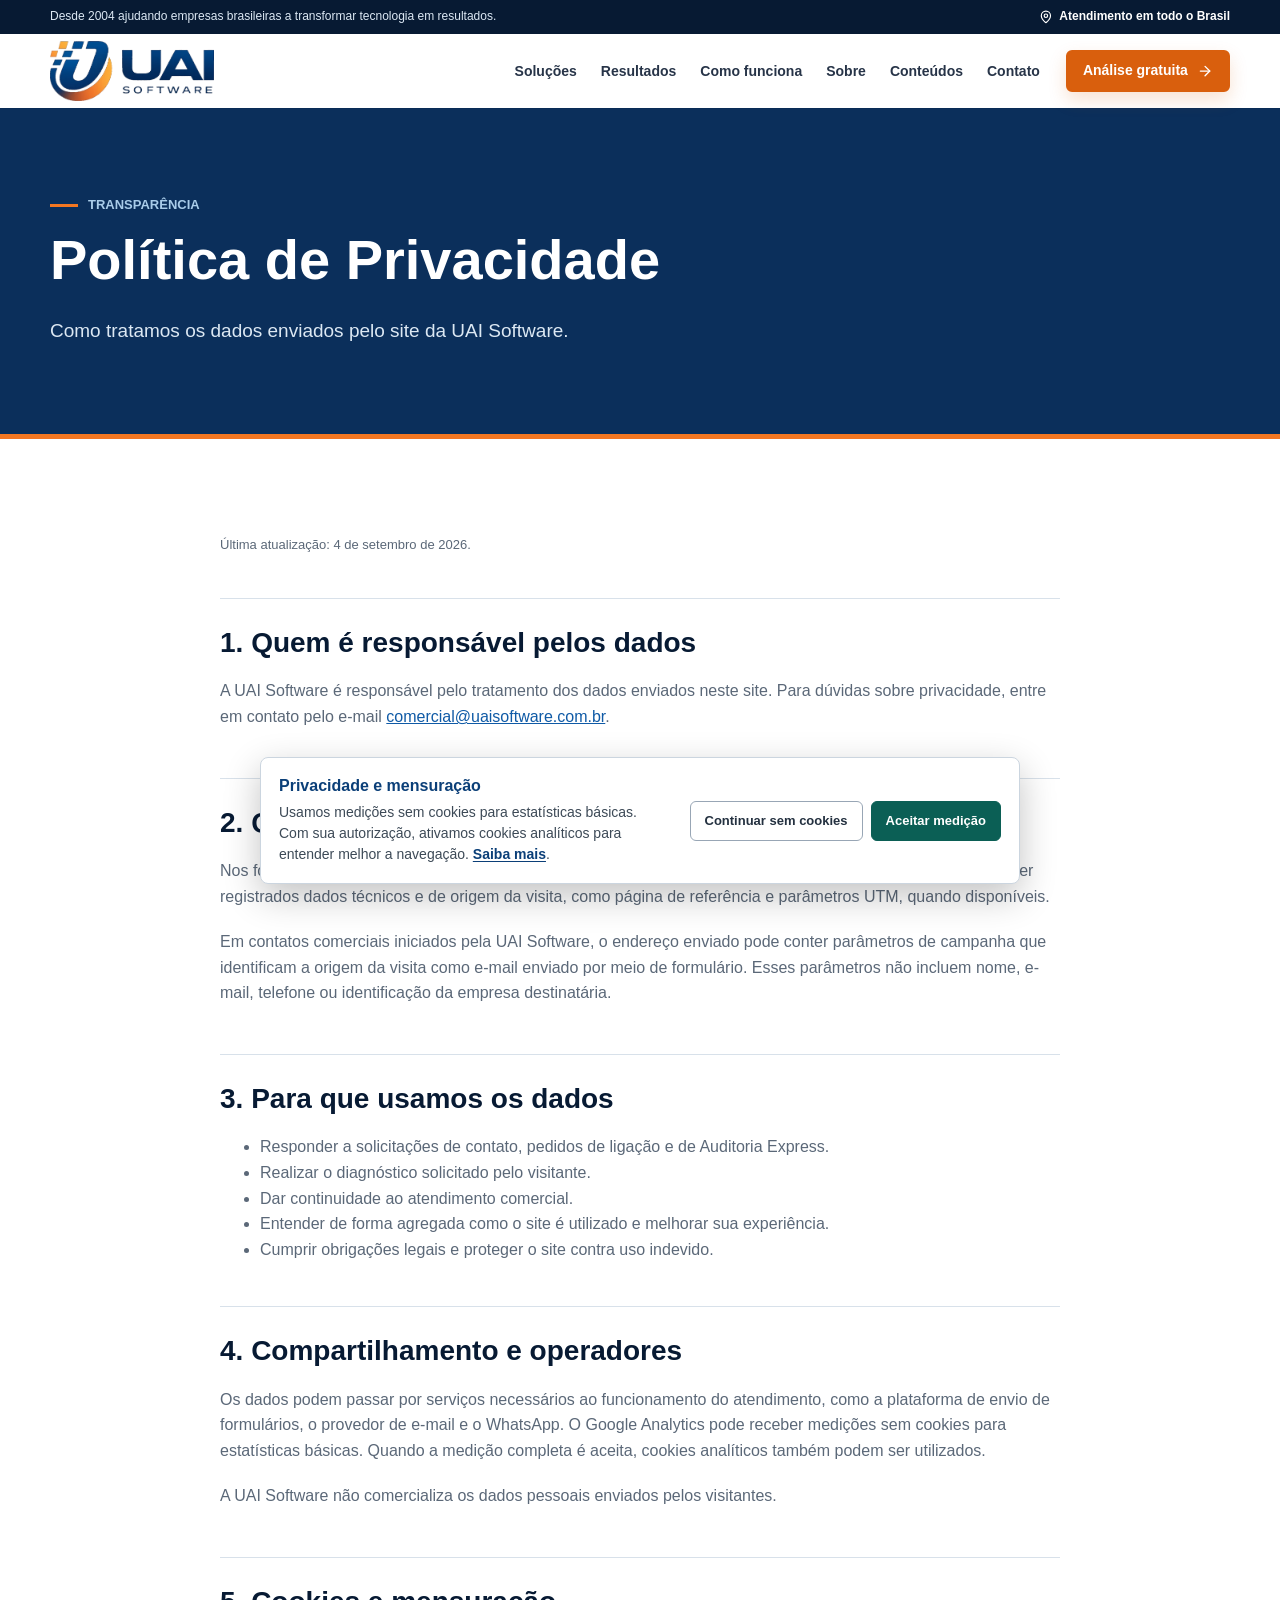
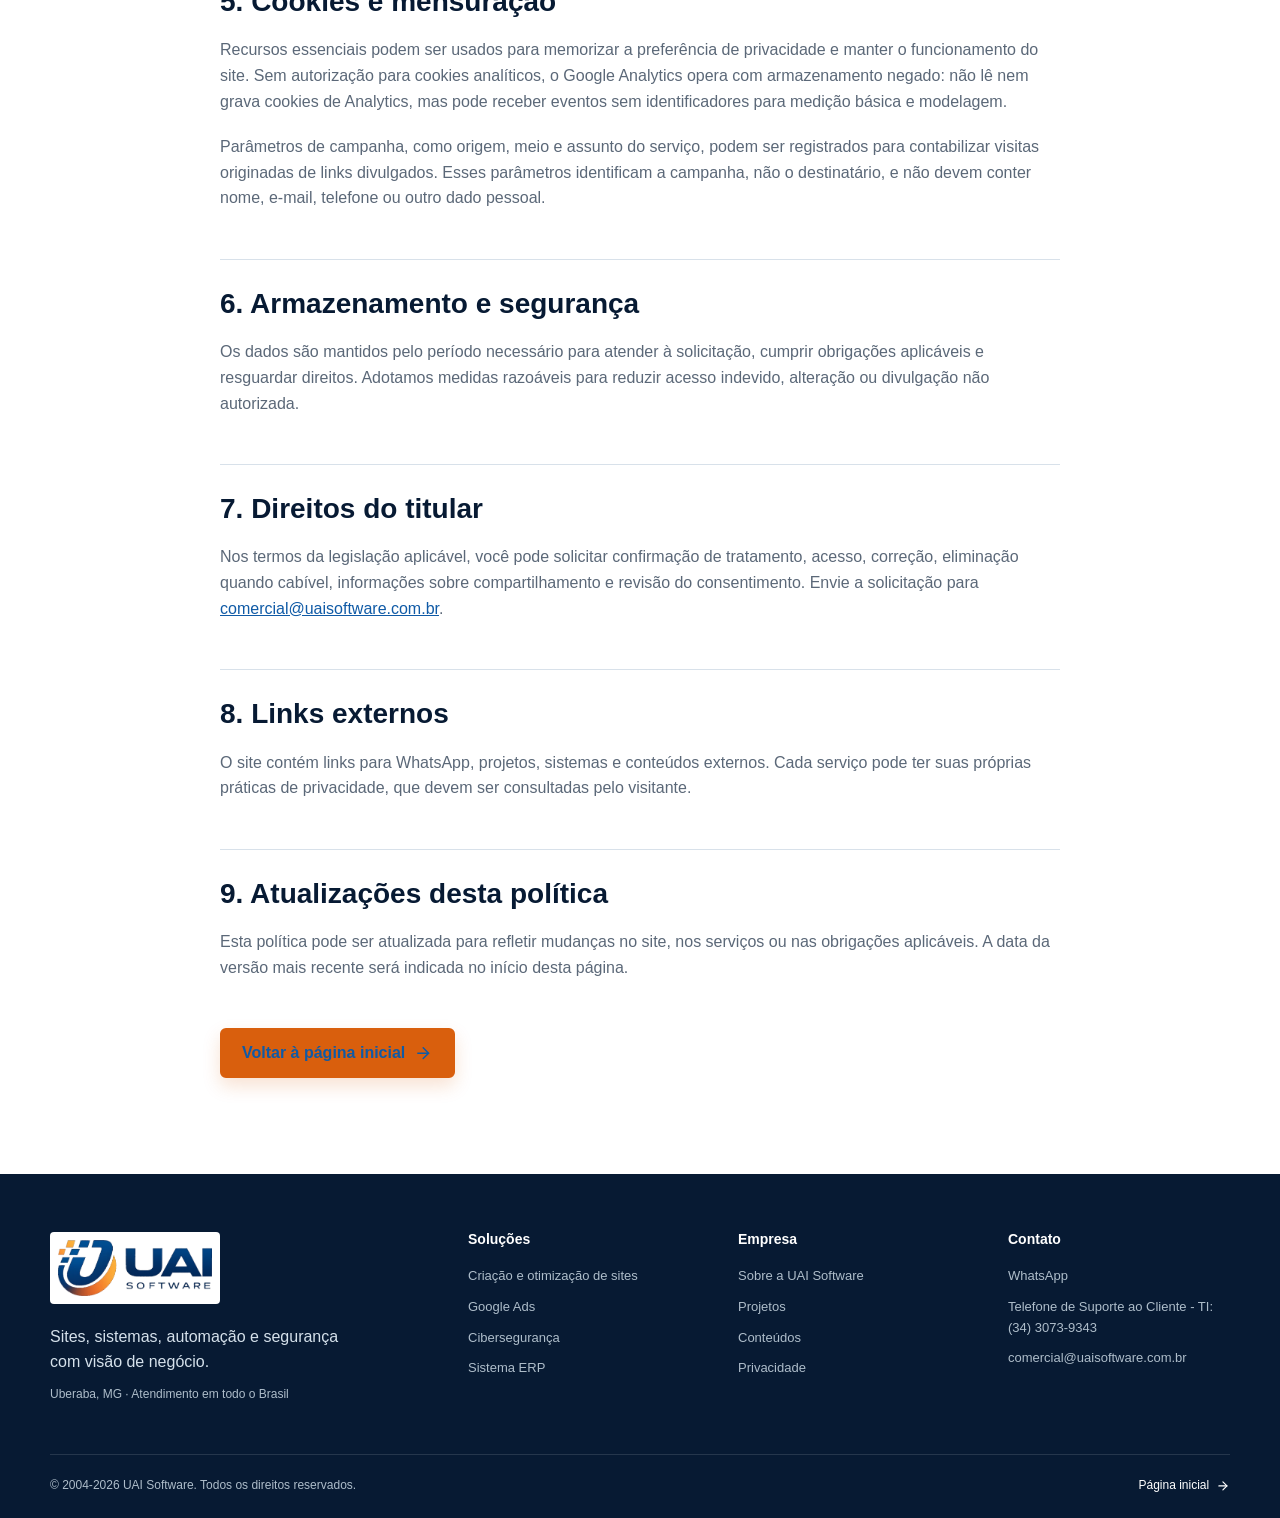
<file: politica-de-privacidade.html>
<!DOCTYPE html>
<html lang="pt-BR">
<head>
    <meta charset="UTF-8">
    <meta name="viewport" content="width=device-width, initial-scale=1.0">
    <title>Política de Privacidade | UAI Software</title>
    <meta name="description" content="Saiba como a UAI Software utiliza e protege os dados enviados pelos visitantes do site.">
    <meta name="robots" content="index, follow">
    <meta name="theme-color" content="#0b3f78">
    <link rel="canonical" href="https://uaisoftware.com.br/politica-de-privacidade.html">
    <link rel="icon" href="assets/uai-software-logo.webp" type="image/webp">
    <link rel="stylesheet" href="assets/site.css?v=20260910-1">
    <link rel="stylesheet" href="/assets/analytics.css?v=20260724-1">
    <script src="/assets/analytics.js?v=20260904-1"></script>
</head>
<body>
    <a class="skip-link" href="#conteudo">Ir para o conteúdo principal</a>
    <div class="site-head">
        <div class="trust-bar"><div class="shell trust-bar__inner"><p>Desde 2004 ajudando empresas brasileiras a transformar tecnologia em resultados.</p><span><svg class="lucide lucide-map-pin" aria-hidden="true" viewBox="0 0 24 24" fill="none" stroke="currentColor" stroke-width="2" stroke-linecap="round" stroke-linejoin="round"><use href="/assets/lucide-icons.svg#map-pin"></use></svg> Atendimento em todo o Brasil</span></div></div>
        <header class="header">
            <div class="shell header__inner">
                <a class="brand" href="index.html" aria-label="UAI Software, página inicial"><img src="assets/uai-software-logo.webp" alt="UAI Software" width="183" height="61"></a>
                <nav class="nav" aria-label="Menu principal">
                    <button class="nav__toggle icon-button" type="button" aria-expanded="false" aria-controls="nav-list" title="Abrir menu"><svg class="lucide lucide-menu" aria-hidden="true" viewBox="0 0 24 24" fill="none" stroke="currentColor" stroke-width="2" stroke-linecap="round" stroke-linejoin="round"><use href="/assets/lucide-icons.svg#menu"></use></svg><span class="sr-only">Abrir menu</span></button>
                    <div class="nav__list" id="nav-list"><a href="index.html#solucoes">Soluções</a><a href="index.html#resultados">Resultados</a><a href="index.html#como-funciona">Como funciona</a><a href="sobre.html">Sobre</a><a href="materias/">Conteúdos</a><a href="index.html#contato">Contato</a></div>
                </nav>
                <a class="button button--small header__cta" href="index.html#auditoria">Análise gratuita <svg class="lucide lucide-arrow-right" aria-hidden="true" viewBox="0 0 24 24" fill="none" stroke="currentColor" stroke-width="2" stroke-linecap="round" stroke-linejoin="round"><use href="/assets/lucide-icons.svg#arrow-right"></use></svg></a>
            </div>
        </header>
    </div>

    <main id="conteudo">
        <section class="page-hero">
            <div class="shell"><p class="eyebrow">Transparência</p><h1>Política de Privacidade</h1><p>Como tratamos os dados enviados pelo site da UAI Software.</p></div>
        </section>

        <article class="section article-shell legal-sections">
            <p class="legal-meta">Última atualização: 4 de setembro de 2026.</p>

            <section>
                <h2>1. Quem é responsável pelos dados</h2>
                <p>A UAI Software é responsável pelo tratamento dos dados enviados neste site. Para dúvidas sobre privacidade, entre em contato pelo e-mail <a href="mailto:comercial@uaisoftware.com.br">comercial@uaisoftware.com.br</a>.</p>
            </section>

            <section>
                <h2>2. Quais dados podem ser coletados</h2>
                <p>Nos formulários, podemos solicitar nome, empresa, telefone ou WhatsApp e endereço do site. Também podem ser registrados dados técnicos e de origem da visita, como página de referência e parâmetros UTM, quando disponíveis.</p>
                <p>Em contatos comerciais iniciados pela UAI Software, o endereço enviado pode conter parâmetros de campanha que identificam a origem da visita como e-mail enviado por meio de formulário. Esses parâmetros não incluem nome, e-mail, telefone ou identificação da empresa destinatária.</p>
            </section>

            <section>
                <h2>3. Para que usamos os dados</h2>
                <ul>
                    <li>Responder a solicitações de contato, pedidos de ligação e de Auditoria Express.</li>
                    <li>Realizar o diagnóstico solicitado pelo visitante.</li>
                    <li>Dar continuidade ao atendimento comercial.</li>
                    <li>Entender de forma agregada como o site é utilizado e melhorar sua experiência.</li>
                    <li>Cumprir obrigações legais e proteger o site contra uso indevido.</li>
                </ul>
            </section>

            <section>
                <h2>4. Compartilhamento e operadores</h2>
                <p>Os dados podem passar por serviços necessários ao funcionamento do atendimento, como a plataforma de envio de formulários, o provedor de e-mail e o WhatsApp. O Google Analytics pode receber medições sem cookies para estatísticas básicas. Quando a medição completa é aceita, cookies analíticos também podem ser utilizados.</p>
                <p>A UAI Software não comercializa os dados pessoais enviados pelos visitantes.</p>
            </section>

            <section>
                <h2>5. Cookies e mensuração</h2>
                <p>Recursos essenciais podem ser usados para memorizar a preferência de privacidade e manter o funcionamento do site. Sem autorização para cookies analíticos, o Google Analytics opera com armazenamento negado: não lê nem grava cookies de Analytics, mas pode receber eventos sem identificadores para medição básica e modelagem.</p>
                <p>Parâmetros de campanha, como origem, meio e assunto do serviço, podem ser registrados para contabilizar visitas originadas de links divulgados. Esses parâmetros identificam a campanha, não o destinatário, e não devem conter nome, e-mail, telefone ou outro dado pessoal.</p>
            </section>

            <section>
                <h2>6. Armazenamento e segurança</h2>
                <p>Os dados são mantidos pelo período necessário para atender à solicitação, cumprir obrigações aplicáveis e resguardar direitos. Adotamos medidas razoáveis para reduzir acesso indevido, alteração ou divulgação não autorizada.</p>
            </section>

            <section>
                <h2>7. Direitos do titular</h2>
                <p>Nos termos da legislação aplicável, você pode solicitar confirmação de tratamento, acesso, correção, eliminação quando cabível, informações sobre compartilhamento e revisão do consentimento. Envie a solicitação para <a href="mailto:comercial@uaisoftware.com.br">comercial@uaisoftware.com.br</a>.</p>
            </section>

            <section>
                <h2>8. Links externos</h2>
                <p>O site contém links para WhatsApp, projetos, sistemas e conteúdos externos. Cada serviço pode ter suas próprias práticas de privacidade, que devem ser consultadas pelo visitante.</p>
            </section>

            <section>
                <h2>9. Atualizações desta política</h2>
                <p>Esta política pode ser atualizada para refletir mudanças no site, nos serviços ou nas obrigações aplicáveis. A data da versão mais recente será indicada no início desta página.</p>
            </section>

            <a class="button" href="index.html">Voltar à página inicial <svg class="lucide lucide-arrow-right" aria-hidden="true" viewBox="0 0 24 24" fill="none" stroke="currentColor" stroke-width="2" stroke-linecap="round" stroke-linejoin="round"><use href="/assets/lucide-icons.svg#arrow-right"></use></svg></a>
        </article>
    </main>

    <footer class="footer">
        <div class="shell footer__grid">
            <div class="footer__brand"><img src="assets/uai-software-logo.webp" alt="UAI Software" width="183" height="61"><p>Sites, sistemas, automação e segurança com visão de negócio.</p><span>Uberaba, MG · Atendimento em todo o Brasil</span></div>
            <div><h2>Soluções</h2><a href="index.html#solucoes">Criação e otimização de sites</a><a href="googleads-performancemax.html">Google Ads</a><a href="seguranca-cibernetica.html">Cibersegurança</a><a href="https://sistema.uaisoftware.com.br" target="_blank" rel="noopener noreferrer">Sistema ERP</a></div>
            <div><h2>Empresa</h2><a href="sobre.html">Sobre a UAI Software</a><a href="index.html#resultados">Projetos</a><a href="materias/">Conteúdos</a><a href="politica-de-privacidade.html">Privacidade</a></div>
            <div><h2>Contato</h2><a href="https://wa.me/5534988977879" target="_blank" rel="noopener noreferrer">WhatsApp</a><a href="tel:+553430739343">Telefone de Suporte ao Cliente - TI: (34) 3073-9343</a><a href="mailto:comercial@uaisoftware.com.br">comercial@uaisoftware.com.br</a></div>
        </div>
        <div class="shell footer__bottom"><span>© 2004-<span id="current-year">2026</span> UAI Software. Todos os direitos reservados.</span><a href="index.html">Página inicial <svg class="lucide lucide-arrow-right" aria-hidden="true" viewBox="0 0 24 24" fill="none" stroke="currentColor" stroke-width="2" stroke-linecap="round" stroke-linejoin="round"><use href="/assets/lucide-icons.svg#arrow-right"></use></svg></a></div>
    </footer>

    <div class="mobile-actions" aria-label="Ações rápidas"><a href="index.html#auditoria"><svg class="lucide lucide-scan-search" aria-hidden="true" viewBox="0 0 24 24" fill="none" stroke="currentColor" stroke-width="2" stroke-linecap="round" stroke-linejoin="round"><use href="/assets/lucide-icons.svg#scan-search"></use></svg><span>Análise gratuita</span></a><a href="https://wa.me/5534988977879" target="_blank" rel="noopener noreferrer"><svg class="lucide lucide-message-circle" aria-hidden="true" viewBox="0 0 24 24" fill="none" stroke="currentColor" stroke-width="2" stroke-linecap="round" stroke-linejoin="round"><use href="/assets/lucide-icons.svg#message-circle"></use></svg><span>WhatsApp</span></a></div>
    <script src="assets/site.js?v=20260910-1" defer></script>
</body>
</html>
</file>
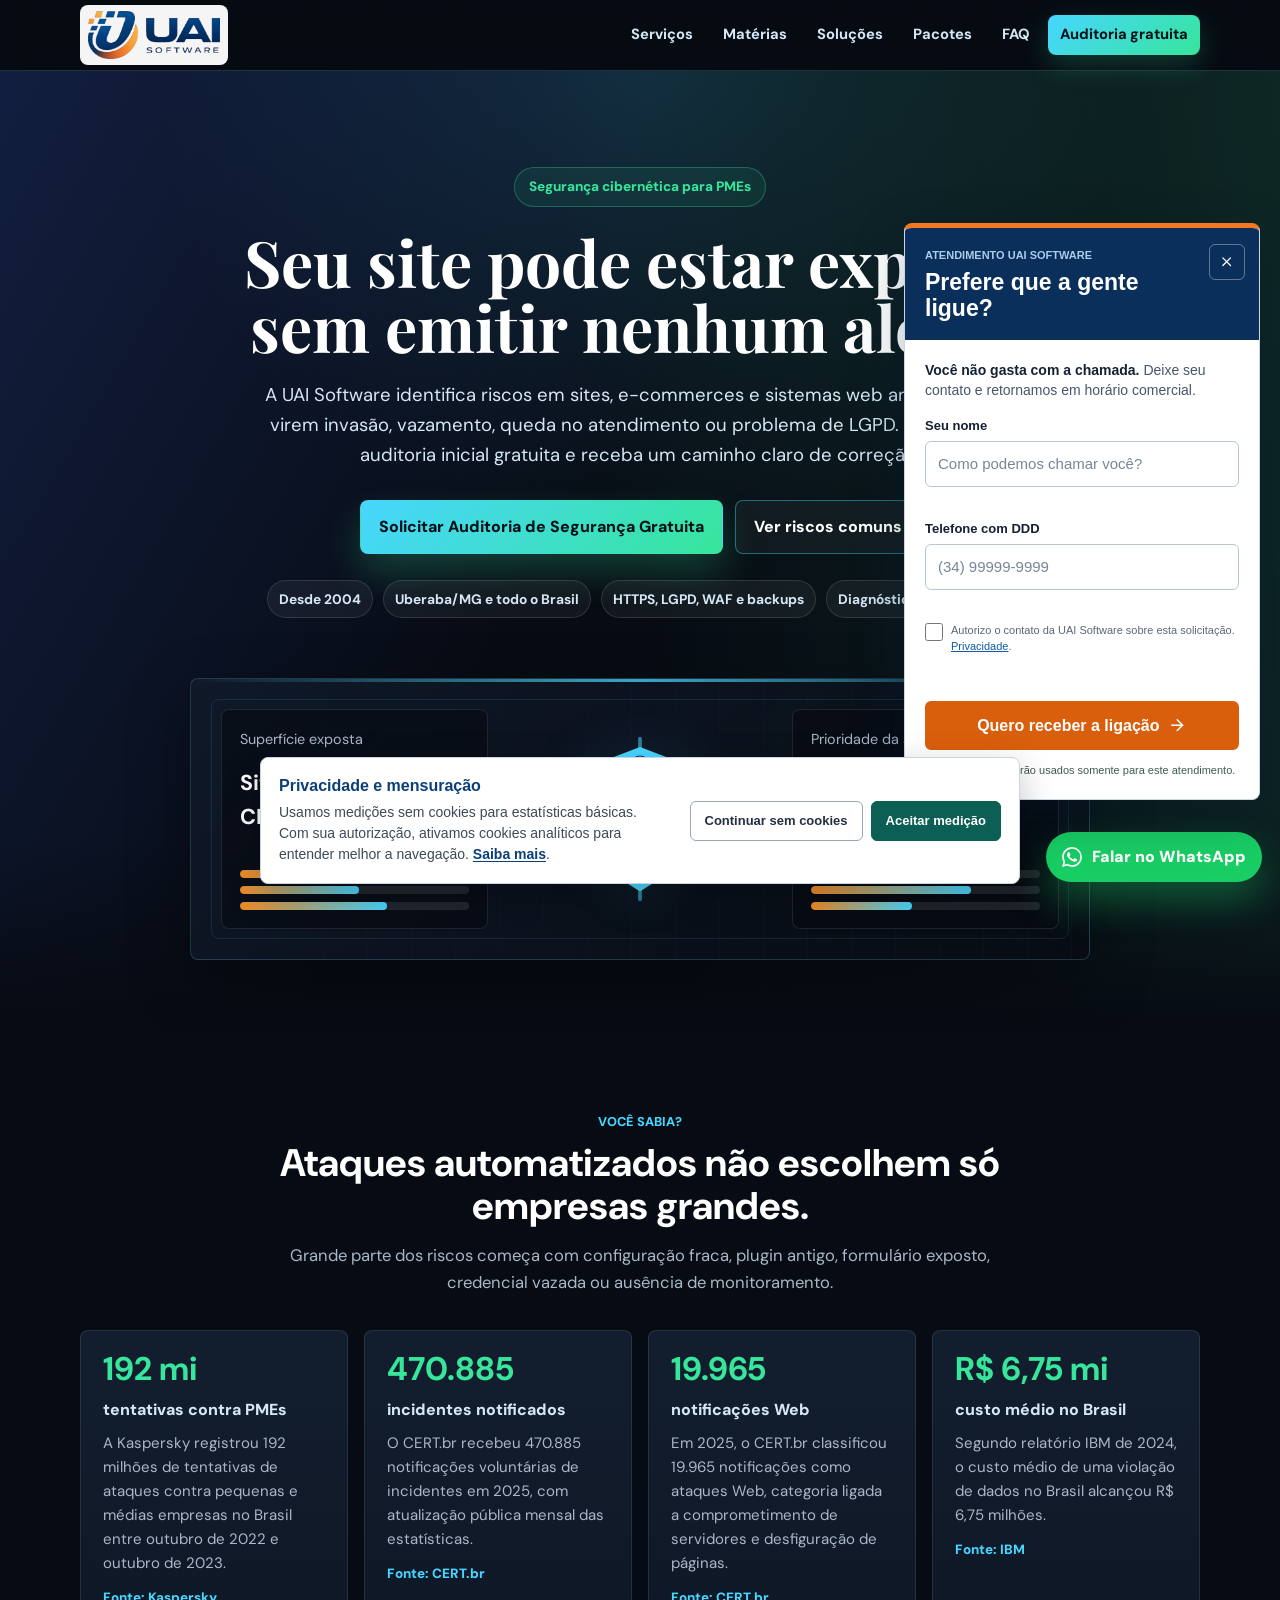
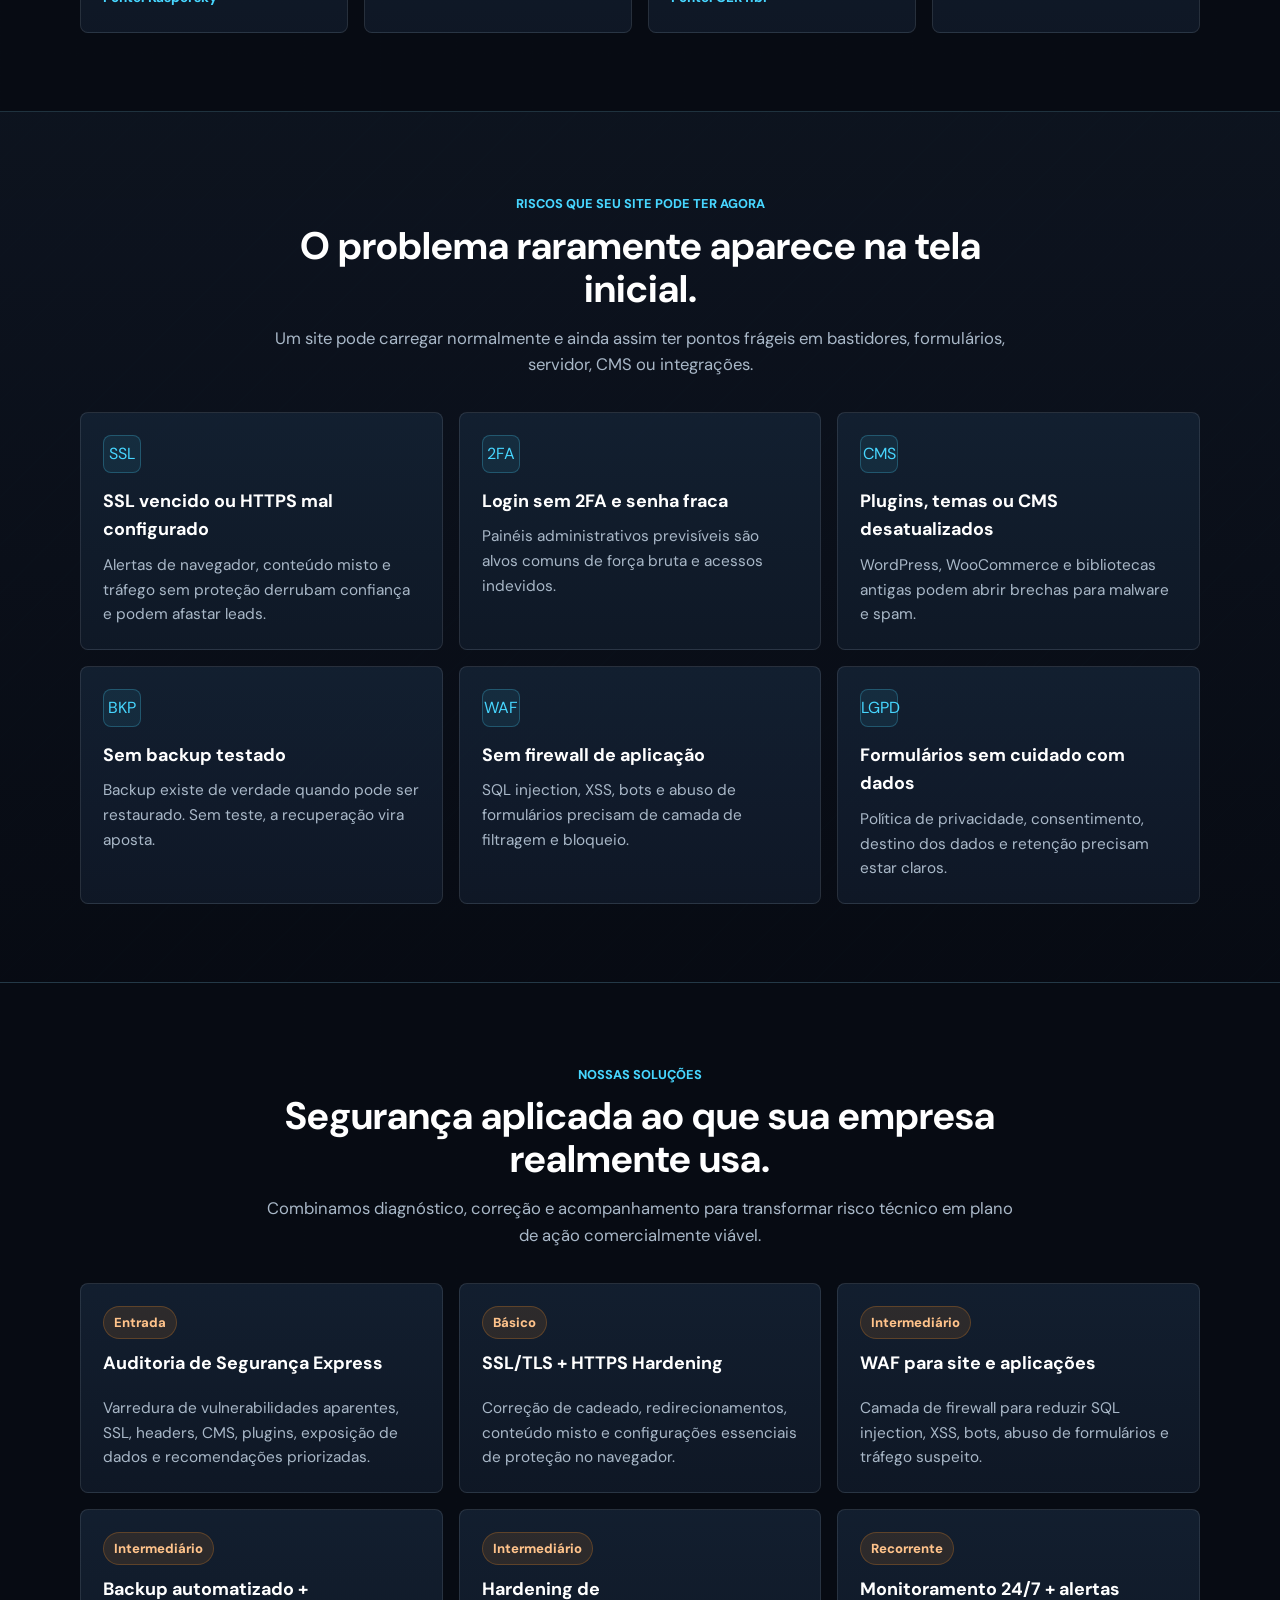
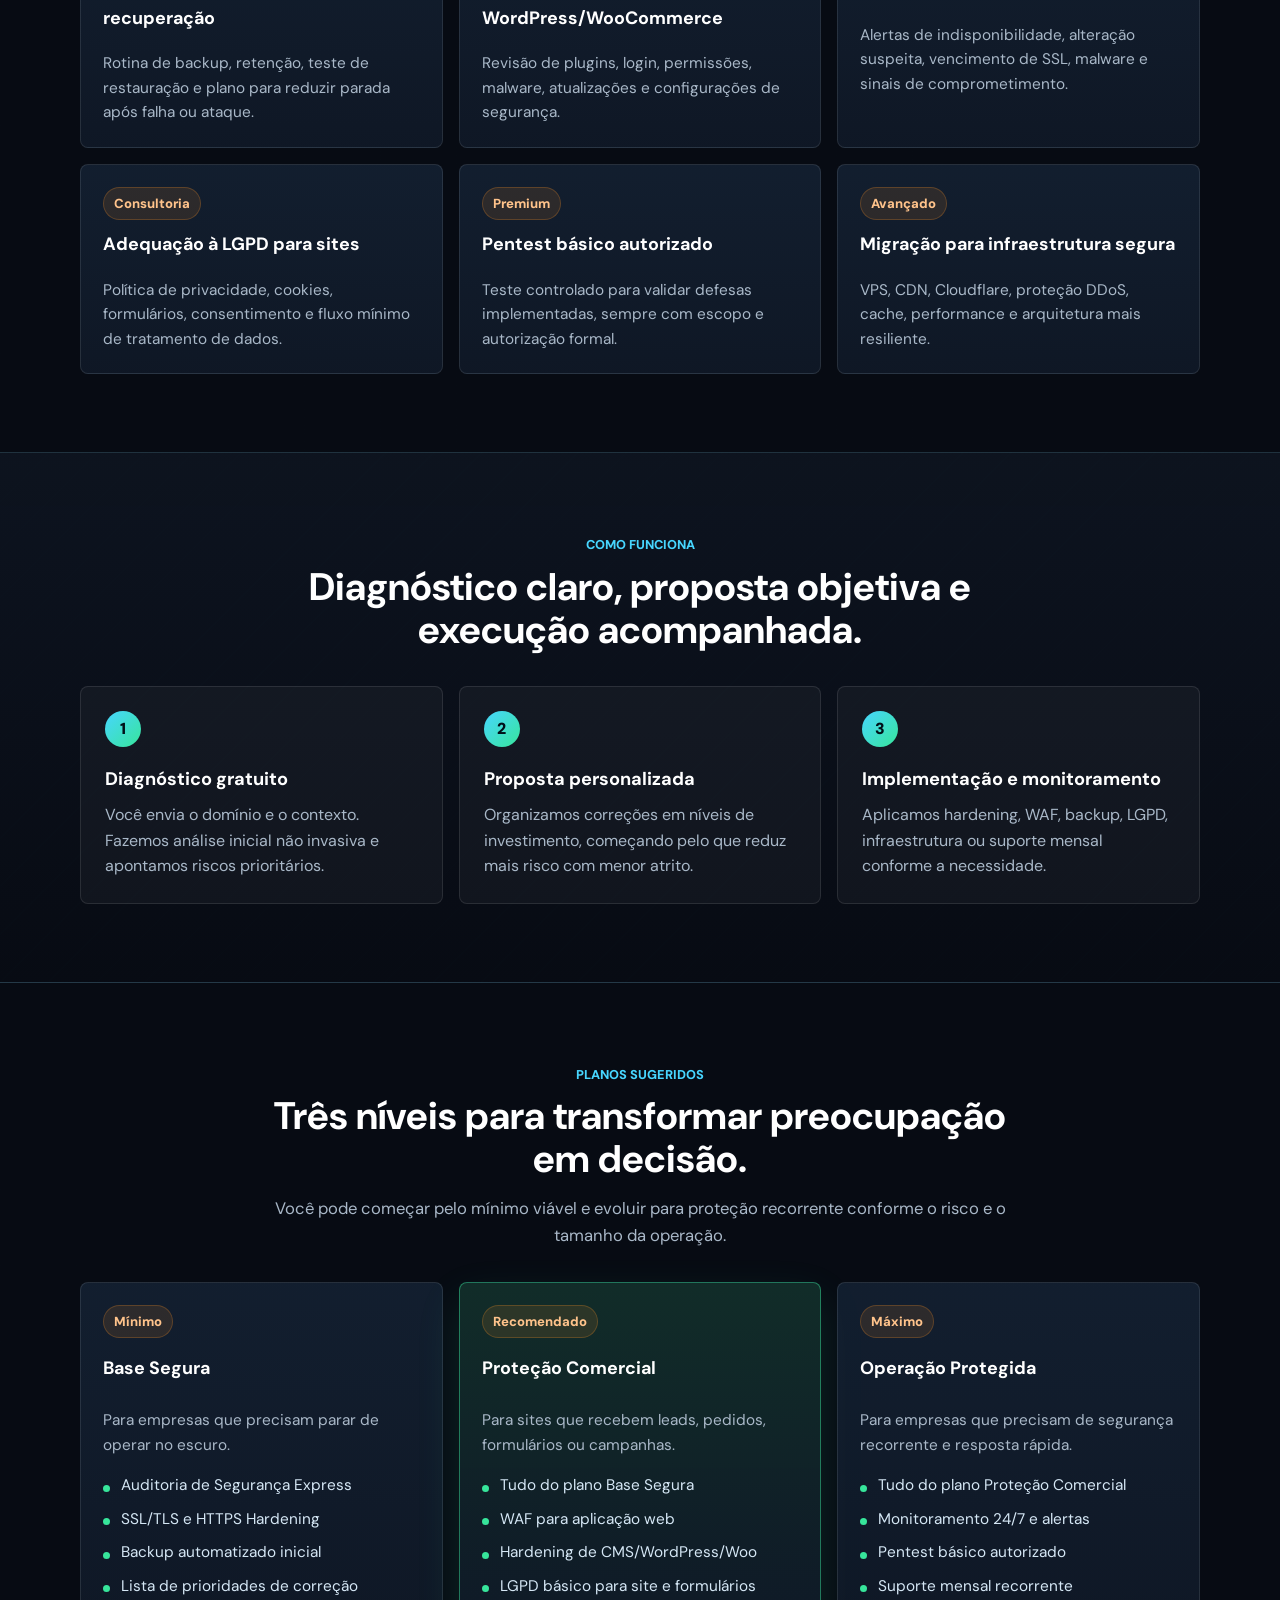
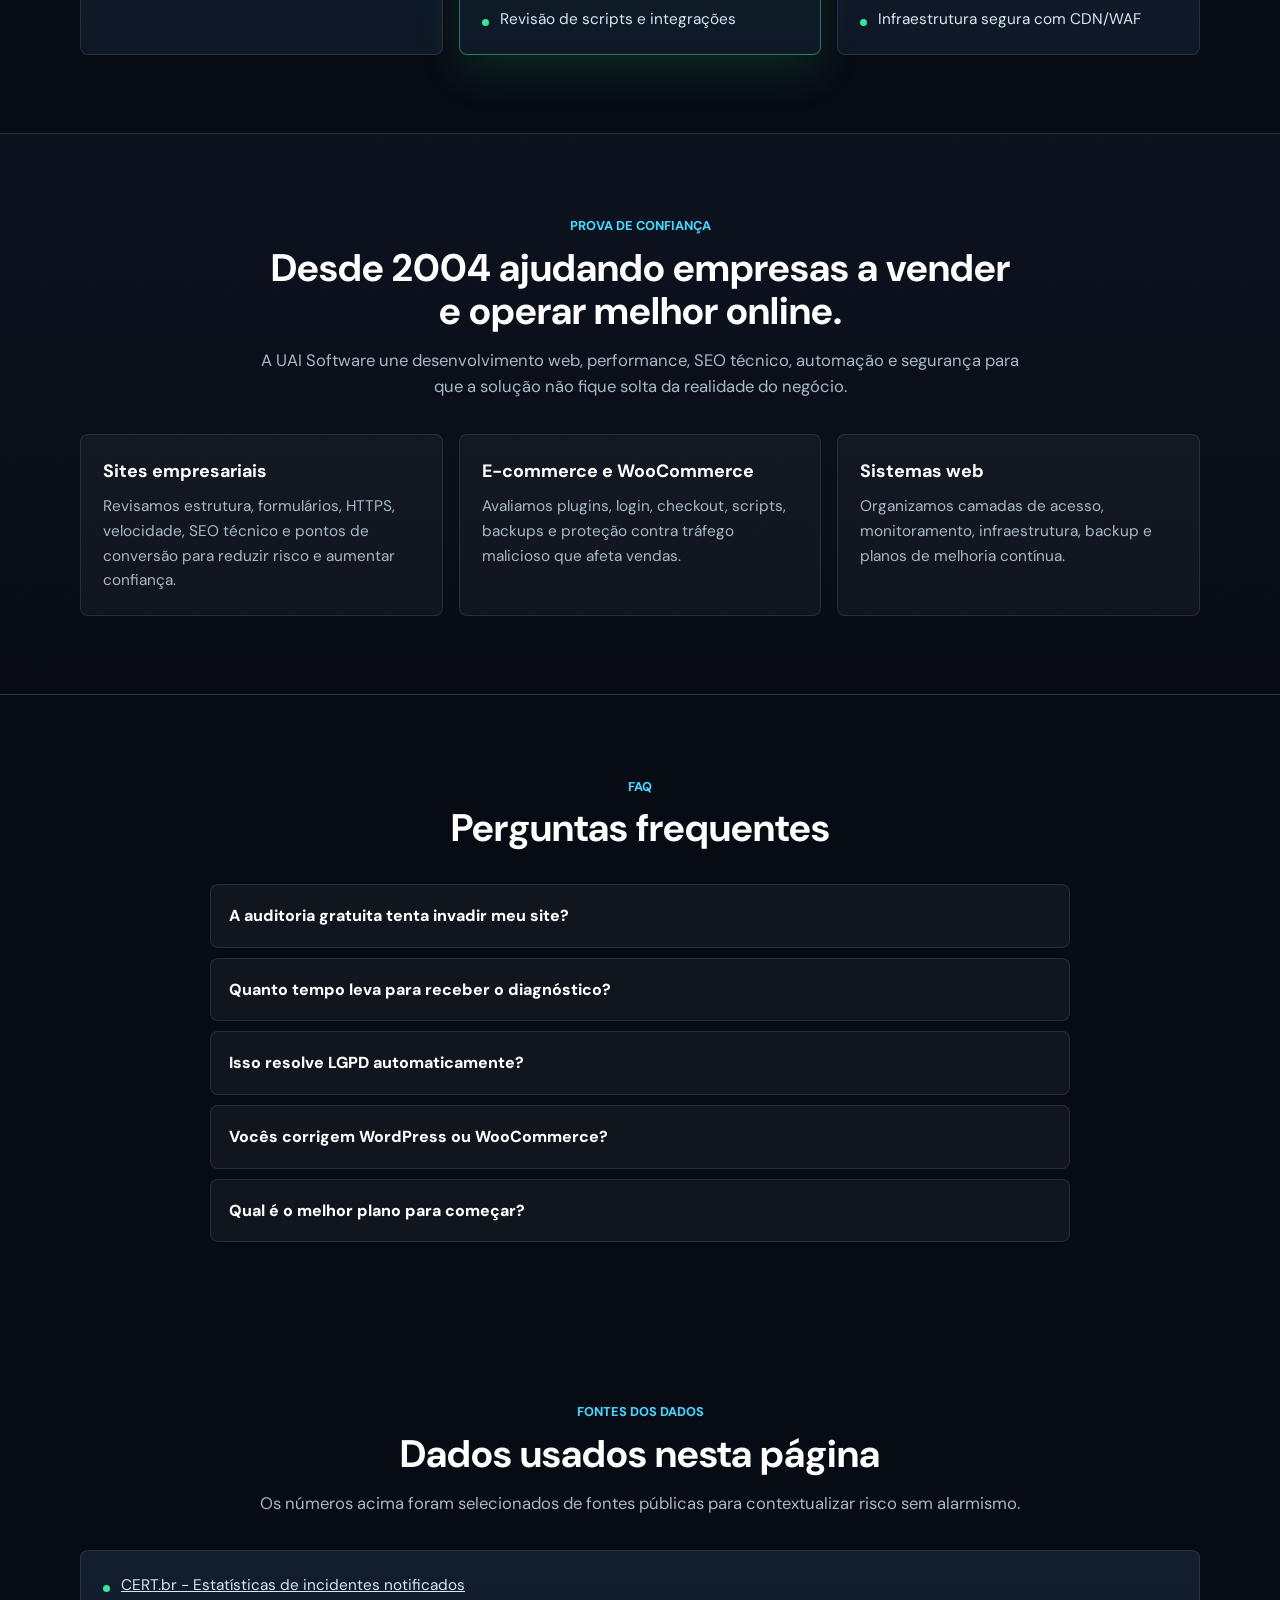
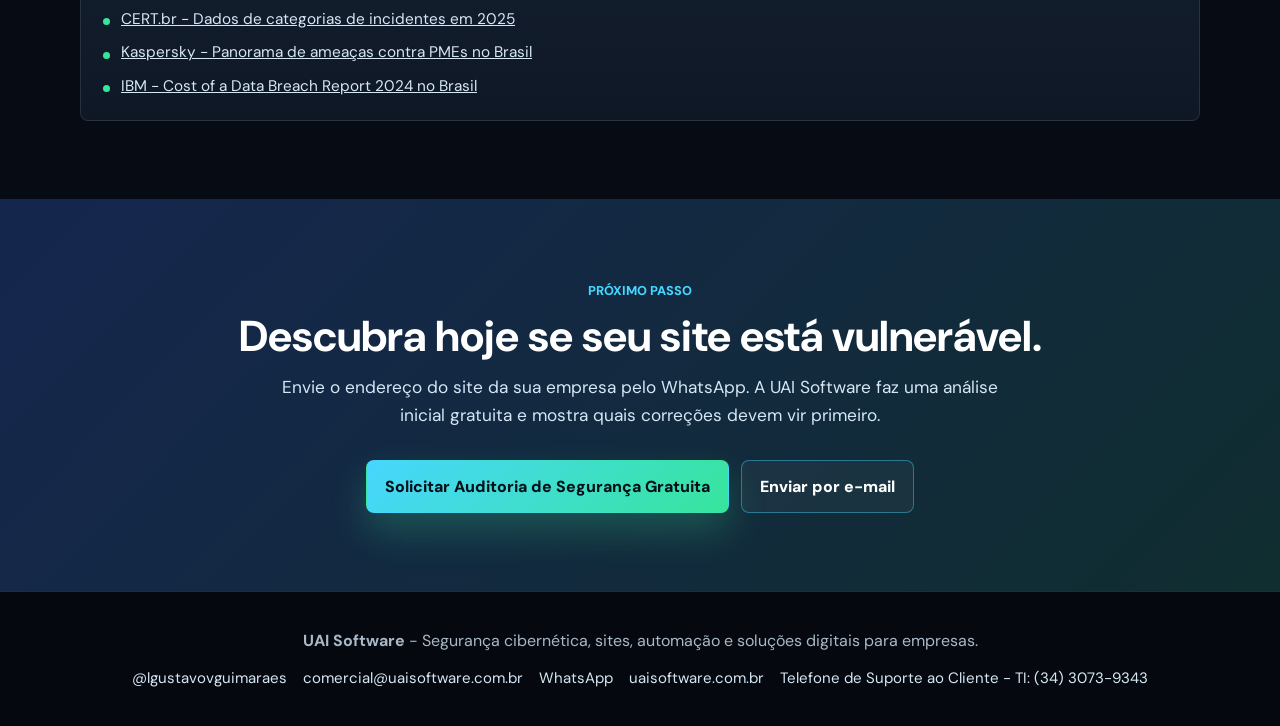
<file: seguranca-cibernetica.html>
<!DOCTYPE html>
<html lang="pt-BR">
<head>
    <meta charset="UTF-8">
    <meta name="viewport" content="width=device-width, initial-scale=1.0">
    <title>Segurança Cibernética para Empresas | UAI Software</title>
    <meta name="description" content="Auditoria gratuita de segurança para sites, e-commerces e sistemas web. Identifique riscos de SSL, backups, LGPD, plugins, WAF e monitoramento com a UAI Software.">
    <meta name="robots" content="index, follow, max-snippet:-1, max-image-preview:large">
    <link rel="canonical" href="https://uaisoftware.com.br/seguranca-cibernetica.html">

    <meta property="og:type" content="website">
    <meta property="og:site_name" content="UAI Software">
    <meta property="og:title" content="Segurança Cibernética para Empresas | UAI Software">
    <meta property="og:description" content="Solicite uma auditoria gratuita e descubra se o site da sua empresa tem riscos de invasão, vazamento, indisponibilidade ou falhas de LGPD.">
    <meta property="og:url" content="https://uaisoftware.com.br/seguranca-cibernetica.html">
    <meta property="og:image" content="https://uaisoftware.com.br/assets/uai-software-logo.webp">

    <link rel="preconnect" href="https://fonts.googleapis.com">
    <link rel="preconnect" href="https://fonts.gstatic.com" crossorigin>
    <link rel="preload" href="https://fonts.googleapis.com/css2?family=DM+Sans:wght@400;500;700;800&family=Playfair+Display:wght@700&display=swap" as="style" onload="this.onload=null;this.rel='stylesheet'">
    <noscript><link href="https://fonts.googleapis.com/css2?family=DM+Sans:wght@400;500;700;800&family=Playfair+Display:wght@700&display=swap" rel="stylesheet"></noscript>
    <link rel="stylesheet" href="/assets/analytics.css?v=20260724-1">
    <script src="/assets/analytics.js?v=20260904-1"></script>

    <script type="application/ld+json">
    {
      "@context": "https://schema.org",
      "@graph": [
        {
          "@type": "ProfessionalService",
          "@id": "https://uaisoftware.com.br/#empresa",
          "name": "UAI Software",
          "url": "https://uaisoftware.com.br/",
          "logo": "https://uaisoftware.com.br/assets/uai-software-logo.webp",
          "email": "comercial@uaisoftware.com.br",
          "telephone": "+55-34-3073-9343",
          "address": {
            "@type": "PostalAddress",
            "addressLocality": "Uberaba",
            "addressRegion": "MG",
            "addressCountry": "BR"
          },
          "sameAs": ["https://uaisoftware.com.br/"]
        },
        {
          "@type": "Service",
          "@id": "https://uaisoftware.com.br/seguranca-cibernetica.html#service",
          "name": "Auditoria de Segurança Cibernética para Sites e Sistemas Web",
          "serviceType": "Segurança cibernética, hardening, WAF, backup, LGPD e monitoramento",
          "provider": { "@id": "https://uaisoftware.com.br/#empresa" },
          "areaServed": "Brasil",
          "description": "Diagnóstico inicial de segurança para empresas que possuem site, e-commerce ou sistema web e precisam reduzir riscos de invasão, indisponibilidade, vazamento de dados e falhas de LGPD.",
          "offers": {
            "@type": "Offer",
            "name": "Auditoria de Segurança Gratuita",
            "price": "0",
            "priceCurrency": "BRL",
            "availability": "https://schema.org/InStock",
            "url": "https://uaisoftware.com.br/seguranca-cibernetica.html"
          }
        },
        {
          "@type": "FAQPage",
          "@id": "https://uaisoftware.com.br/seguranca-cibernetica.html#faq",
          "mainEntity": [
            {
              "@type": "Question",
              "name": "A auditoria gratuita tenta invadir meu site?",
              "acceptedAnswer": {
                "@type": "Answer",
                "text": "Não. A auditoria inicial é não invasiva e avalia sinais de risco, configurações, HTTPS, exposição, formulários, tecnologias e prioridades de correção. Testes invasivos só são feitos com autorização formal e escopo definido."
              }
            },
            {
              "@type": "Question",
              "name": "Quanto tempo leva para receber o diagnóstico?",
              "acceptedAnswer": {
                "@type": "Answer",
                "text": "Em geral, a análise inicial pode ser encaminhada em até 24 horas úteis após o envio do domínio e das informações básicas da empresa."
              }
            },
            {
              "@type": "Question",
              "name": "Isso substitui um pentest completo?",
              "acceptedAnswer": {
                "@type": "Answer",
                "text": "Não. A auditoria express identifica riscos e prioridades. Um pentest é um trabalho mais profundo, com autorização, metodologia, janela de teste e relatório técnico específico."
              }
            },
            {
              "@type": "Question",
              "name": "A UAI Software também corrige os problemas encontrados?",
              "acceptedAnswer": {
                "@type": "Answer",
                "text": "Sim. Após o diagnóstico, apresentamos uma proposta com ações de correção, hardening, backup, WAF, LGPD, monitoramento ou migração para infraestrutura mais segura."
              }
            },
            {
              "@type": "Question",
              "name": "Meu site pequeno também precisa de segurança?",
              "acceptedAnswer": {
                "@type": "Answer",
                "text": "Sim. Sites pequenos podem ser usados para spam, phishing, desfiguração, roubo de dados de formulário ou ataques automatizados. O objetivo é reduzir riscos antes que eles gerem prejuízo."
              }
            }
          ]
        }
      ]
    }
    </script>

    <style>
        *, *::before, *::after { box-sizing: border-box; margin: 0; padding: 0; }

        :root {
            --bg: #070b13;
            --bg-2: #0d1420;
            --panel: #101a29;
            --panel-2: #142234;
            --line: rgba(140, 225, 255, .18);
            --line-strong: rgba(71, 214, 255, .42);
            --text: #eef7ff;
            --muted: #a9b8c8;
            --soft: #d5e7f5;
            --cyan: #47d6ff;
            --green: #37e59b;
            --orange: #f08a24;
            --blue: #3d6df2;
            --navy: #0a1220;
            --radius: 8px;
            --shadow: 0 20px 60px rgba(0, 0, 0, .35);
            --transition: .2s ease;
        }

        html { scroll-behavior: smooth; }

        body {
            font-family: 'DM Sans', Arial, sans-serif;
            color: var(--text);
            background:
                linear-gradient(180deg, rgba(7, 11, 19, .96), rgba(7, 11, 19, .99)),
                repeating-linear-gradient(90deg, rgba(71,214,255,.05) 0 1px, transparent 1px 76px),
                repeating-linear-gradient(0deg, rgba(71,214,255,.04) 0 1px, transparent 1px 76px),
                var(--bg);
            line-height: 1.6;
            overflow-x: hidden;
        }

        a { color: inherit; }
        img, svg { max-width: 100%; display: block; }

        .wrap {
            width: min(1120px, calc(100% - 40px));
            margin: 0 auto;
        }

        .skip-link {
            position: absolute;
            left: -999px;
            top: 16px;
            background: var(--cyan);
            color: #001018;
            padding: 10px 14px;
            border-radius: var(--radius);
            z-index: 20;
        }

        .skip-link:focus { left: 16px; }

        .topbar {
            position: sticky;
            top: 0;
            z-index: 10;
            backdrop-filter: blur(14px);
            background: rgba(7, 11, 19, .82);
            border-bottom: 1px solid var(--line);
        }

        .nav {
            min-height: 70px;
            display: flex;
            align-items: center;
            justify-content: space-between;
            gap: 18px;
        }

        .brand {
            display: inline-flex;
            align-items: center;
            gap: 12px;
            text-decoration: none;
            font-weight: 800;
            color: #fff;
        }

        .brand img {
            width: 148px;
            height: auto;
            background: rgba(255,255,255,.96);
            border-radius: var(--radius);
            padding: 6px 8px;
        }

        .nav-links {
            display: flex;
            align-items: center;
            list-style: none;
            gap: 6px;
            flex-wrap: wrap;
            justify-content: flex-end;
        }

        .nav-links a {
            display: inline-flex;
            min-height: 40px;
            align-items: center;
            padding: 8px 12px;
            border-radius: var(--radius);
            color: var(--soft);
            text-decoration: none;
            font-weight: 700;
            font-size: .92rem;
        }

        .nav-links a:hover,
        .nav-links a:focus {
            background: rgba(71,214,255,.1);
            color: #fff;
        }

        .nav-cta {
            background: linear-gradient(135deg, var(--cyan), var(--green));
            color: #001018 !important;
            box-shadow: 0 10px 28px rgba(55,229,155,.22);
        }

        .hero {
            position: relative;
            min-height: 720px;
            display: grid;
            align-items: center;
            padding: 96px 0 70px;
            isolation: isolate;
            overflow: hidden;
        }

        .hero::before {
            content: "";
            position: absolute;
            inset: 0;
            background:
                linear-gradient(120deg, rgba(61,109,242,.2), transparent 46%),
                linear-gradient(260deg, rgba(55,229,155,.13), transparent 52%),
                radial-gradient(circle at 50% 0%, rgba(71,214,255,.14), transparent 42%);
            z-index: -3;
        }

        .hero::after {
            content: "";
            position: absolute;
            inset: auto 0 0;
            height: 190px;
            background: linear-gradient(180deg, transparent, var(--bg));
            z-index: -1;
        }

        .hero-grid {
            display: grid;
            grid-template-columns: minmax(0, 1fr);
            gap: 42px;
        }

        .hero-copy {
            max-width: 860px;
            min-width: 0;
            text-align: center;
            margin: 0 auto;
        }

        .eyebrow {
            display: inline-flex;
            align-items: center;
            gap: 8px;
            color: var(--green);
            border: 1px solid rgba(55,229,155,.3);
            background: rgba(55,229,155,.08);
            border-radius: 999px;
            padding: 8px 14px;
            font-size: .85rem;
            font-weight: 800;
            margin-bottom: 22px;
        }

        h1 {
            font-family: 'Playfair Display', Georgia, serif;
            font-size: 4rem;
            line-height: 1.02;
            font-weight: 700;
            color: #fff;
            max-width: 900px;
            margin: 0 auto 22px;
            overflow-wrap: anywhere;
        }

        .hero-copy p {
            color: var(--soft);
            font-size: 1.16rem;
            max-width: 760px;
            margin: 0 auto;
        }

        .hero-actions,
        .button-row {
            display: flex;
            flex-wrap: wrap;
            gap: 12px;
            justify-content: center;
            margin-top: 30px;
        }

        .btn {
            min-height: 48px;
            display: inline-flex;
            align-items: center;
            justify-content: center;
            gap: 9px;
            border-radius: var(--radius);
            padding: 13px 18px;
            text-decoration: none;
            font-weight: 800;
            border: 1px solid transparent;
            text-align: center;
            transition: transform var(--transition), border-color var(--transition), background var(--transition);
        }

        .btn:hover { transform: translateY(-2px); }

        .btn-primary {
            background: linear-gradient(135deg, var(--cyan), var(--green));
            color: #001018;
            box-shadow: 0 18px 38px rgba(55,229,155,.24);
        }

        .btn-secondary {
            border-color: var(--line-strong);
            color: #fff;
            background: rgba(255,255,255,.04);
        }

        .trust-row {
            display: flex;
            flex-wrap: wrap;
            gap: 10px;
            justify-content: center;
            margin-top: 26px;
        }

        .trust-row span {
            border: 1px solid rgba(255,255,255,.12);
            background: rgba(255,255,255,.05);
            color: var(--soft);
            border-radius: 999px;
            padding: 7px 11px;
            font-size: .86rem;
            font-weight: 700;
        }

        .security-visual {
            position: relative;
            max-width: 900px;
            min-height: 280px;
            margin: 18px auto 0;
            border: 1px solid var(--line);
            background:
                linear-gradient(135deg, rgba(16,26,41,.92), rgba(7,11,19,.72)),
                repeating-linear-gradient(90deg, rgba(71,214,255,.08) 0 1px, transparent 1px 44px);
            box-shadow: var(--shadow);
            border-radius: var(--radius);
            overflow: hidden;
        }

        .security-visual::before {
            content: "";
            position: absolute;
            inset: 20px;
            border: 1px solid rgba(71,214,255,.12);
            border-radius: var(--radius);
        }

        .scan-line {
            position: absolute;
            inset: 0;
            height: 3px;
            background: linear-gradient(90deg, transparent, var(--cyan), transparent);
            opacity: .75;
            animation: scan 4.8s linear infinite;
        }

        @keyframes scan {
            0% { transform: translateY(24px); }
            100% { transform: translateY(260px); }
        }

        .visual-content {
            position: relative;
            z-index: 1;
            display: grid;
            grid-template-columns: 1fr 1fr 1fr;
            gap: 18px;
            padding: 30px;
            min-height: 280px;
            align-items: stretch;
        }

        .metric-panel {
            border: 1px solid rgba(255,255,255,.1);
            background: rgba(7,11,19,.62);
            border-radius: var(--radius);
            padding: 18px;
            display: flex;
            flex-direction: column;
            justify-content: space-between;
        }

        .metric-panel strong {
            color: #fff;
            font-size: 1.35rem;
        }

        .metric-panel span {
            color: var(--muted);
            font-size: .9rem;
        }

        .bar-stack {
            display: grid;
            gap: 8px;
            margin-top: 20px;
        }

        .bar {
            height: 8px;
            border-radius: 999px;
            background: rgba(255,255,255,.1);
            overflow: hidden;
        }

        .bar i {
            display: block;
            height: 100%;
            border-radius: inherit;
            background: linear-gradient(90deg, var(--orange), var(--cyan));
        }

        .shield-mark {
            display: grid;
            place-items: center;
            min-height: 100%;
        }

        .shield-mark svg {
            width: 170px;
            color: var(--cyan);
            filter: drop-shadow(0 0 22px rgba(71,214,255,.28));
        }

        section { padding: 78px 0; }

        .section-head {
            max-width: 760px;
            margin: 0 auto 34px;
            text-align: center;
        }

        .kicker {
            color: var(--cyan);
            font-weight: 800;
            text-transform: uppercase;
            font-size: .8rem;
            letter-spacing: 0;
            margin-bottom: 10px;
            display: inline-block;
        }

        h2 {
            color: #fff;
            font-size: 2.4rem;
            line-height: 1.12;
            margin-bottom: 14px;
        }

        .section-head p {
            color: var(--muted);
            font-size: 1.04rem;
        }

        .stat-grid,
        .risk-grid,
        .solution-grid,
        .package-grid,
        .case-grid {
            display: grid;
            grid-template-columns: repeat(4, 1fr);
            gap: 16px;
        }

        .card {
            border: 1px solid rgba(255,255,255,.1);
            background: linear-gradient(180deg, rgba(20,34,52,.86), rgba(16,26,41,.86));
            border-radius: var(--radius);
            padding: 22px;
            min-width: 0;
        }

        .stat-card strong {
            display: block;
            color: var(--green);
            font-size: 2.05rem;
            line-height: 1;
            margin-bottom: 12px;
        }

        .stat-card span {
            color: var(--soft);
            font-weight: 800;
        }

        .stat-card p {
            color: var(--muted);
            font-size: .94rem;
            margin-top: 8px;
        }

        .source-link {
            display: inline-flex;
            margin-top: 12px;
            color: var(--cyan);
            font-size: .84rem;
            font-weight: 800;
            text-decoration: none;
        }

        .dark-band {
            background:
                linear-gradient(180deg, rgba(13,20,32,.92), rgba(7,11,19,.9)),
                repeating-linear-gradient(135deg, rgba(71,214,255,.05) 0 1px, transparent 1px 34px);
            border-top: 1px solid var(--line);
            border-bottom: 1px solid var(--line);
        }

        .risk-grid,
        .solution-grid {
            grid-template-columns: repeat(3, 1fr);
        }

        .risk-card h3,
        .solution-card h3,
        .package-card h3,
        .case-card h3 {
            color: #fff;
            font-size: 1.12rem;
            margin-bottom: 9px;
        }

        .risk-card p,
        .solution-card p,
        .package-card p,
        .case-card p {
            color: var(--muted);
            font-size: .96rem;
        }

        .icon {
            width: 38px;
            height: 38px;
            display: grid;
            place-items: center;
            border-radius: var(--radius);
            border: 1px solid rgba(71,214,255,.25);
            background: rgba(71,214,255,.08);
            color: var(--cyan);
            margin-bottom: 14px;
        }

        .solution-card {
            display: flex;
            flex-direction: column;
            gap: 10px;
        }

        .ticket {
            align-self: flex-start;
            border-radius: 999px;
            padding: 5px 10px;
            background: rgba(240,138,36,.12);
            color: #ffc38b;
            border: 1px solid rgba(240,138,36,.25);
            font-size: .82rem;
            font-weight: 800;
        }

        .steps {
            display: grid;
            grid-template-columns: repeat(3, 1fr);
            gap: 16px;
            counter-reset: step;
        }

        .step {
            position: relative;
            border: 1px solid rgba(255,255,255,.1);
            border-radius: var(--radius);
            padding: 24px;
            background: rgba(255,255,255,.04);
            counter-increment: step;
        }

        .step::before {
            content: counter(step);
            display: grid;
            place-items: center;
            width: 36px;
            height: 36px;
            border-radius: 50%;
            margin-bottom: 18px;
            background: linear-gradient(135deg, var(--cyan), var(--green));
            color: #001018;
            font-weight: 900;
        }

        .step h3 {
            color: #fff;
            margin-bottom: 8px;
            font-size: 1.14rem;
        }

        .step p { color: var(--muted); }

        .package-grid {
            grid-template-columns: repeat(3, 1fr);
            align-items: stretch;
        }

        .package-card {
            display: flex;
            flex-direction: column;
            gap: 16px;
        }

        .package-card.featured {
            border-color: rgba(55,229,155,.46);
            box-shadow: 0 18px 45px rgba(55,229,155,.12);
            background: linear-gradient(180deg, rgba(19,48,44,.9), rgba(16,26,41,.92));
        }

        .package-card ul,
        .source-list {
            display: grid;
            gap: 9px;
            list-style: none;
        }

        .package-card li,
        .source-list li {
            color: var(--soft);
            padding-left: 18px;
            position: relative;
            font-size: .96rem;
        }

        .package-card li::before,
        .source-list li::before {
            content: "";
            position: absolute;
            left: 0;
            top: .75em;
            width: 7px;
            height: 7px;
            border-radius: 50%;
            background: var(--green);
        }

        .case-grid {
            grid-template-columns: repeat(3, 1fr);
        }

        .case-card {
            background: rgba(255,255,255,.04);
        }

        .faq {
            max-width: 860px;
            margin: 0 auto;
            display: grid;
            gap: 10px;
        }

        details {
            border: 1px solid rgba(255,255,255,.1);
            border-radius: var(--radius);
            background: rgba(255,255,255,.045);
            padding: 0 18px;
        }

        summary {
            cursor: pointer;
            list-style: none;
            padding: 18px 0;
            font-weight: 800;
            color: #fff;
        }

        summary::-webkit-details-marker { display: none; }

        details p {
            color: var(--muted);
            padding: 0 0 18px;
        }

        .cta-section {
            text-align: center;
            background:
                linear-gradient(135deg, rgba(61,109,242,.22), rgba(55,229,155,.13)),
                var(--navy);
        }

        .cta-box {
            max-width: 850px;
            margin: 0 auto;
        }

        .cta-box h2 { font-size: 2.7rem; }

        .cta-box p {
            color: var(--soft);
            font-size: 1.08rem;
            max-width: 720px;
            margin: 0 auto;
        }

        .footer {
            border-top: 1px solid var(--line);
            background: #05080e;
            padding: 36px 0;
            color: var(--muted);
            text-align: center;
        }

        .footer a {
            color: var(--soft);
            text-decoration: none;
        }

        .footer-links {
            margin-top: 12px;
            display: flex;
            flex-wrap: wrap;
            gap: 10px 16px;
            justify-content: center;
            font-size: .94rem;
        }

        .floating-whatsapp {
            position: fixed;
            right: 18px;
            bottom: 18px;
            z-index: 12;
            min-height: 50px;
            display: inline-flex;
            align-items: center;
            gap: 10px;
            padding: 12px 16px;
            border-radius: 999px;
            background: #19cf65;
            color: #fff;
            text-decoration: none;
            font-weight: 900;
            box-shadow: 0 18px 38px rgba(25,207,101,.35);
        }

        .floating-whatsapp svg { width: 20px; height: 20px; }

        @media (max-width: 980px) {
            h1 { font-size: 3.1rem; }
            h2 { font-size: 2rem; }
            .visual-content,
            .stat-grid,
            .risk-grid,
            .solution-grid,
            .package-grid,
            .case-grid,
            .steps {
                grid-template-columns: 1fr 1fr;
            }
            .shield-mark { grid-column: span 2; }
        }

        @media (max-width: 720px) {
            .wrap { width: min(100% - 28px, 1120px); }
            .nav {
                align-items: flex-start;
                flex-direction: column;
                padding: 14px 0;
            }
            .nav-links {
                width: 100%;
                display: grid;
                grid-template-columns: repeat(2, minmax(0, 1fr));
                justify-content: stretch;
            }
            .nav-links li { min-width: 0; }
            .nav-links a {
                width: 100%;
                justify-content: center;
                font-size: .9rem;
                padding: 7px 8px;
                text-align: center;
            }
            .nav-links .nav-cta { grid-column: span 2; }
            .hero { min-height: auto; padding: 64px 0 44px; }
            h1 { font-size: 2rem; line-height: 1.08; }
            .hero-copy p { font-size: 1rem; }
            section { padding: 56px 0; }
            .security-visual { width: 100%; }
            .visual-content { padding: 18px; }
            .metric-panel strong { font-size: 1.1rem; overflow-wrap: anywhere; }
            .trust-row span { max-width: 100%; text-align: center; }
            .visual-content,
            .stat-grid,
            .risk-grid,
            .solution-grid,
            .package-grid,
            .case-grid,
            .steps {
                grid-template-columns: 1fr;
            }
            .shield-mark { grid-column: auto; }
            .security-visual { min-height: 0; }
            .hero-actions,
            .button-row {
                align-items: stretch;
                flex-direction: column;
            }
            .btn { width: 100%; }
            .cta-box h2 { font-size: 2.05rem; }
            .floating-whatsapp {
                left: 14px;
                right: 14px;
                justify-content: center;
            }
            .footer { padding-bottom: 92px; }
        }
    </style>
    <link rel="stylesheet" href="/assets/callback-widget.css?v=20261109-1">
</head>
<body>
    <a class="skip-link" href="#conteudo">Ir para o conteúdo</a>

    <header class="topbar">
        <nav class="wrap nav" aria-label="Menu principal">
            <a class="brand" href="index.html" aria-label="UAI Software - Página inicial">
                <img src="assets/uai-software-logo.webp" alt="UAI Software" width="148" height="50">
            </a>
            <ul class="nav-links">
                <li><a href="index.html#servicos">Serviços</a></li>
                <li><a href="materias/">Matérias</a></li>
                <li><a href="#solucoes">Soluções</a></li>
                <li><a href="#pacotes">Pacotes</a></li>
                <li><a href="#faq">FAQ</a></li>
                <li><a class="nav-cta" href="https://wa.me/5534988977879?text=Ol%C3%A1%2C%20quero%20solicitar%20uma%20auditoria%20de%20seguran%C3%A7a%20gratuita%20para%20o%20site%20da%20minha%20empresa." target="_blank" rel="noopener noreferrer">Auditoria gratuita</a></li>
            </ul>
        </nav>
    </header>

    <main id="conteudo">
        <section class="hero" aria-labelledby="hero-title">
            <div class="wrap hero-grid">
                <div class="hero-copy">
                    <span class="eyebrow">Segurança cibernética para PMEs</span>
                    <h1 id="hero-title">Seu site pode estar exposto sem emitir nenhum alerta.</h1>
                    <p>A UAI Software identifica riscos em sites, e-commerces e sistemas web antes que eles virem invasão, vazamento, queda no atendimento ou problema de LGPD. Solicite uma auditoria inicial gratuita e receba um caminho claro de correção.</p>
                    <div class="hero-actions">
                        <a class="btn btn-primary" href="https://wa.me/5534988977879?text=Ol%C3%A1%2C%20quero%20solicitar%20uma%20auditoria%20de%20seguran%C3%A7a%20gratuita%20para%20o%20site%20da%20minha%20empresa." target="_blank" rel="noopener noreferrer">Solicitar Auditoria de Segurança Gratuita</a>
                        <a class="btn btn-secondary" href="#riscos">Ver riscos comuns</a>
                    </div>
                    <div class="trust-row" aria-label="Sinais de confiança">
                        <span>Desde 2004</span>
                        <span>Uberaba/MG e todo o Brasil</span>
                        <span>HTTPS, LGPD, WAF e backups</span>
                        <span>Diagnóstico não invasivo</span>
                    </div>
                </div>

                <div class="security-visual" aria-label="Ilustração de painel de segurança">
                    <span class="scan-line" aria-hidden="true"></span>
                    <div class="visual-content">
                        <div class="metric-panel">
                            <span>Superfície exposta</span>
                            <strong>Site + formulários + CMS</strong>
                            <div class="bar-stack" aria-hidden="true">
                                <div class="bar"><i style="width:78%"></i></div>
                                <div class="bar"><i style="width:52%"></i></div>
                                <div class="bar"><i style="width:64%"></i></div>
                            </div>
                        </div>
                        <div class="shield-mark" aria-hidden="true">
                            <svg viewBox="0 0 180 180" fill="none" xmlns="http://www.w3.org/2000/svg">
                                <path d="M90 18L142 38V82C142 116 121 145 90 162C59 145 38 116 38 82V38L90 18Z" stroke="currentColor" stroke-width="8"/>
                                <path d="M62 91L80 109L120 67" stroke="#37e59b" stroke-width="9" stroke-linecap="round" stroke-linejoin="round"/>
                                <path d="M24 42H5M176 42H156M24 138H5M176 138H156M90 5V24M90 175V156" stroke="#47d6ff" stroke-width="4" stroke-linecap="round" opacity=".55"/>
                            </svg>
                        </div>
                        <div class="metric-panel">
                            <span>Prioridade da auditoria</span>
                            <strong>Corrigir o que gera risco real</strong>
                            <div class="bar-stack" aria-hidden="true">
                                <div class="bar"><i style="width:88%"></i></div>
                                <div class="bar"><i style="width:70%"></i></div>
                                <div class="bar"><i style="width:44%"></i></div>
                            </div>
                        </div>
                    </div>
                </div>
            </div>
        </section>

        <section aria-labelledby="dados-title">
            <div class="wrap">
                <div class="section-head">
                    <span class="kicker">Você sabia?</span>
                    <h2 id="dados-title">Ataques automatizados não escolhem só empresas grandes.</h2>
                    <p>Grande parte dos riscos começa com configuração fraca, plugin antigo, formulário exposto, credencial vazada ou ausência de monitoramento.</p>
                </div>
                <div class="stat-grid">
                    <article class="card stat-card">
                        <strong>192 mi</strong>
                        <span>tentativas contra PMEs</span>
                        <p>A Kaspersky registrou 192 milhões de tentativas de ataques contra pequenas e médias empresas no Brasil entre outubro de 2022 e outubro de 2023.</p>
                        <a class="source-link" href="https://www.kaspersky.com.br/about/press-releases/kaspersky-pmes-recebem-365-tentativas-de-ataque-por-minuto-no-brasil-veja-como-se-proteger" target="_blank" rel="noopener noreferrer">Fonte: Kaspersky</a>
                    </article>
                    <article class="card stat-card">
                        <strong>470.885</strong>
                        <span>incidentes notificados</span>
                        <p>O CERT.br recebeu 470.885 notificações voluntárias de incidentes em 2025, com atualização pública mensal das estatísticas.</p>
                        <a class="source-link" href="https://stats.cert.br/incidentes/" target="_blank" rel="noopener noreferrer">Fonte: CERT.br</a>
                    </article>
                    <article class="card stat-card">
                        <strong>19.965</strong>
                        <span>notificações Web</span>
                        <p>Em 2025, o CERT.br classificou 19.965 notificações como ataques Web, categoria ligada a comprometimento de servidores e desfiguração de páginas.</p>
                        <a class="source-link" href="https://stats.cert.br/data/incidentes/2025/tipos-incidente.txt" target="_blank" rel="noopener noreferrer">Fonte: CERT.br</a>
                    </article>
                    <article class="card stat-card">
                        <strong>R$ 6,75 mi</strong>
                        <span>custo médio no Brasil</span>
                        <p>Segundo relatório IBM de 2024, o custo médio de uma violação de dados no Brasil alcançou R$ 6,75 milhões.</p>
                        <a class="source-link" href="https://brasil.newsroom.ibm.com/codb2024" target="_blank" rel="noopener noreferrer">Fonte: IBM</a>
                    </article>
                </div>
            </div>
        </section>

        <section class="dark-band" id="riscos" aria-labelledby="riscos-title">
            <div class="wrap">
                <div class="section-head">
                    <span class="kicker">Riscos que seu site pode ter agora</span>
                    <h2 id="riscos-title">O problema raramente aparece na tela inicial.</h2>
                    <p>Um site pode carregar normalmente e ainda assim ter pontos frágeis em bastidores, formulários, servidor, CMS ou integrações.</p>
                </div>
                <div class="risk-grid">
                    <article class="card risk-card">
                        <span class="icon" aria-hidden="true">SSL</span>
                        <h3>SSL vencido ou HTTPS mal configurado</h3>
                        <p>Alertas de navegador, conteúdo misto e tráfego sem proteção derrubam confiança e podem afastar leads.</p>
                    </article>
                    <article class="card risk-card">
                        <span class="icon" aria-hidden="true">2FA</span>
                        <h3>Login sem 2FA e senha fraca</h3>
                        <p>Painéis administrativos previsíveis são alvos comuns de força bruta e acessos indevidos.</p>
                    </article>
                    <article class="card risk-card">
                        <span class="icon" aria-hidden="true">CMS</span>
                        <h3>Plugins, temas ou CMS desatualizados</h3>
                        <p>WordPress, WooCommerce e bibliotecas antigas podem abrir brechas para malware e spam.</p>
                    </article>
                    <article class="card risk-card">
                        <span class="icon" aria-hidden="true">BKP</span>
                        <h3>Sem backup testado</h3>
                        <p>Backup existe de verdade quando pode ser restaurado. Sem teste, a recuperação vira aposta.</p>
                    </article>
                    <article class="card risk-card">
                        <span class="icon" aria-hidden="true">WAF</span>
                        <h3>Sem firewall de aplicação</h3>
                        <p>SQL injection, XSS, bots e abuso de formulários precisam de camada de filtragem e bloqueio.</p>
                    </article>
                    <article class="card risk-card">
                        <span class="icon" aria-hidden="true">LGPD</span>
                        <h3>Formulários sem cuidado com dados</h3>
                        <p>Política de privacidade, consentimento, destino dos dados e retenção precisam estar claros.</p>
                    </article>
                </div>
            </div>
        </section>

        <section id="solucoes" aria-labelledby="solucoes-title">
            <div class="wrap">
                <div class="section-head">
                    <span class="kicker">Nossas soluções</span>
                    <h2 id="solucoes-title">Segurança aplicada ao que sua empresa realmente usa.</h2>
                    <p>Combinamos diagnóstico, correção e acompanhamento para transformar risco técnico em plano de ação comercialmente viável.</p>
                </div>
                <div class="solution-grid">
                    <article class="card solution-card">
                        <span class="ticket">Entrada</span>
                        <h3>Auditoria de Segurança Express</h3>
                        <p>Varredura de vulnerabilidades aparentes, SSL, headers, CMS, plugins, exposição de dados e recomendações priorizadas.</p>
                    </article>
                    <article class="card solution-card">
                        <span class="ticket">Básico</span>
                        <h3>SSL/TLS + HTTPS Hardening</h3>
                        <p>Correção de cadeado, redirecionamentos, conteúdo misto e configurações essenciais de proteção no navegador.</p>
                    </article>
                    <article class="card solution-card">
                        <span class="ticket">Intermediário</span>
                        <h3>WAF para site e aplicações</h3>
                        <p>Camada de firewall para reduzir SQL injection, XSS, bots, abuso de formulários e tráfego suspeito.</p>
                    </article>
                    <article class="card solution-card">
                        <span class="ticket">Intermediário</span>
                        <h3>Backup automatizado + recuperação</h3>
                        <p>Rotina de backup, retenção, teste de restauração e plano para reduzir parada após falha ou ataque.</p>
                    </article>
                    <article class="card solution-card">
                        <span class="ticket">Intermediário</span>
                        <h3>Hardening de WordPress/WooCommerce</h3>
                        <p>Revisão de plugins, login, permissões, malware, atualizações e configurações de segurança.</p>
                    </article>
                    <article class="card solution-card">
                        <span class="ticket">Recorrente</span>
                        <h3>Monitoramento 24/7 + alertas</h3>
                        <p>Alertas de indisponibilidade, alteração suspeita, vencimento de SSL, malware e sinais de comprometimento.</p>
                    </article>
                    <article class="card solution-card">
                        <span class="ticket">Consultoria</span>
                        <h3>Adequação à LGPD para sites</h3>
                        <p>Política de privacidade, cookies, formulários, consentimento e fluxo mínimo de tratamento de dados.</p>
                    </article>
                    <article class="card solution-card">
                        <span class="ticket">Premium</span>
                        <h3>Pentest básico autorizado</h3>
                        <p>Teste controlado para validar defesas implementadas, sempre com escopo e autorização formal.</p>
                    </article>
                    <article class="card solution-card">
                        <span class="ticket">Avançado</span>
                        <h3>Migração para infraestrutura segura</h3>
                        <p>VPS, CDN, Cloudflare, proteção DDoS, cache, performance e arquitetura mais resiliente.</p>
                    </article>
                </div>
            </div>
        </section>

        <section class="dark-band" id="processo" aria-labelledby="processo-title">
            <div class="wrap">
                <div class="section-head">
                    <span class="kicker">Como funciona</span>
                    <h2 id="processo-title">Diagnóstico claro, proposta objetiva e execução acompanhada.</h2>
                </div>
                <div class="steps">
                    <article class="step">
                        <h3>Diagnóstico gratuito</h3>
                        <p>Você envia o domínio e o contexto. Fazemos análise inicial não invasiva e apontamos riscos prioritários.</p>
                    </article>
                    <article class="step">
                        <h3>Proposta personalizada</h3>
                        <p>Organizamos correções em níveis de investimento, começando pelo que reduz mais risco com menor atrito.</p>
                    </article>
                    <article class="step">
                        <h3>Implementação e monitoramento</h3>
                        <p>Aplicamos hardening, WAF, backup, LGPD, infraestrutura ou suporte mensal conforme a necessidade.</p>
                    </article>
                </div>
            </div>
        </section>

        <section id="pacotes" aria-labelledby="pacotes-title">
            <div class="wrap">
                <div class="section-head">
                    <span class="kicker">Planos sugeridos</span>
                    <h2 id="pacotes-title">Três níveis para transformar preocupação em decisão.</h2>
                    <p>Você pode começar pelo mínimo viável e evoluir para proteção recorrente conforme o risco e o tamanho da operação.</p>
                </div>
                <div class="package-grid">
                    <article class="card package-card">
                        <span class="ticket">Mínimo</span>
                        <h3>Base Segura</h3>
                        <p>Para empresas que precisam parar de operar no escuro.</p>
                        <ul>
                            <li>Auditoria de Segurança Express</li>
                            <li>SSL/TLS e HTTPS Hardening</li>
                            <li>Backup automatizado inicial</li>
                            <li>Lista de prioridades de correção</li>
                        </ul>
                    </article>
                    <article class="card package-card featured">
                        <span class="ticket">Recomendado</span>
                        <h3>Proteção Comercial</h3>
                        <p>Para sites que recebem leads, pedidos, formulários ou campanhas.</p>
                        <ul>
                            <li>Tudo do plano Base Segura</li>
                            <li>WAF para aplicação web</li>
                            <li>Hardening de CMS/WordPress/Woo</li>
                            <li>LGPD básico para site e formulários</li>
                            <li>Revisão de scripts e integrações</li>
                        </ul>
                    </article>
                    <article class="card package-card">
                        <span class="ticket">Máximo</span>
                        <h3>Operação Protegida</h3>
                        <p>Para empresas que precisam de segurança recorrente e resposta rápida.</p>
                        <ul>
                            <li>Tudo do plano Proteção Comercial</li>
                            <li>Monitoramento 24/7 e alertas</li>
                            <li>Pentest básico autorizado</li>
                            <li>Suporte mensal recorrente</li>
                            <li>Infraestrutura segura com CDN/WAF</li>
                        </ul>
                    </article>
                </div>
            </div>
        </section>

        <section class="dark-band" aria-labelledby="provas-title">
            <div class="wrap">
                <div class="section-head">
                    <span class="kicker">Prova de confiança</span>
                    <h2 id="provas-title">Desde 2004 ajudando empresas a vender e operar melhor online.</h2>
                    <p>A UAI Software une desenvolvimento web, performance, SEO técnico, automação e segurança para que a solução não fique solta da realidade do negócio.</p>
                </div>
                <div class="case-grid">
                    <article class="card case-card">
                        <h3>Sites empresariais</h3>
                        <p>Revisamos estrutura, formulários, HTTPS, velocidade, SEO técnico e pontos de conversão para reduzir risco e aumentar confiança.</p>
                    </article>
                    <article class="card case-card">
                        <h3>E-commerce e WooCommerce</h3>
                        <p>Avaliamos plugins, login, checkout, scripts, backups e proteção contra tráfego malicioso que afeta vendas.</p>
                    </article>
                    <article class="card case-card">
                        <h3>Sistemas web</h3>
                        <p>Organizamos camadas de acesso, monitoramento, infraestrutura, backup e planos de melhoria contínua.</p>
                    </article>
                </div>
            </div>
        </section>

        <section id="faq" aria-labelledby="faq-title">
            <div class="wrap">
                <div class="section-head">
                    <span class="kicker">FAQ</span>
                    <h2 id="faq-title">Perguntas frequentes</h2>
                </div>
                <div class="faq">
                    <details>
                        <summary>A auditoria gratuita tenta invadir meu site?</summary>
                        <p>Não. A auditoria inicial é não invasiva. Ela observa sinais de risco, configurações, HTTPS, exposição, tecnologias, formulários e prioridades. Testes invasivos só acontecem com autorização formal e escopo definido.</p>
                    </details>
                    <details>
                        <summary>Quanto tempo leva para receber o diagnóstico?</summary>
                        <p>Normalmente a primeira análise pode ser encaminhada em até 24 horas úteis após o envio do domínio e das informações básicas.</p>
                    </details>
                    <details>
                        <summary>Isso resolve LGPD automaticamente?</summary>
                        <p>Não existe LGPD automática. O que fazemos é identificar pontos do site e dos formulários que precisam de política, consentimento, revisão de coleta e ajustes técnicos.</p>
                    </details>
                    <details>
                        <summary>Vocês corrigem WordPress ou WooCommerce?</summary>
                        <p>Sim. Podemos revisar plugins, temas, permissões, login, backup, malware, atualizações e configurações de segurança para WordPress e WooCommerce.</p>
                    </details>
                    <details>
                        <summary>Qual é o melhor plano para começar?</summary>
                        <p>Para a maioria das PMEs, o recomendado é começar pela auditoria gratuita e, depois, escolher entre Base Segura, Proteção Comercial ou Operação Protegida conforme o risco encontrado.</p>
                    </details>
                </div>
            </div>
        </section>

        <section aria-labelledby="fontes-title">
            <div class="wrap">
                <div class="section-head">
                    <span class="kicker">Fontes dos dados</span>
                    <h2 id="fontes-title">Dados usados nesta página</h2>
                    <p>Os números acima foram selecionados de fontes públicas para contextualizar risco sem alarmismo.</p>
                </div>
                <ul class="source-list card">
                    <li><a href="https://stats.cert.br/incidentes/" target="_blank" rel="noopener noreferrer">CERT.br - Estatísticas de incidentes notificados</a></li>
                    <li><a href="https://stats.cert.br/data/incidentes/2025/tipos-incidente.txt" target="_blank" rel="noopener noreferrer">CERT.br - Dados de categorias de incidentes em 2025</a></li>
                    <li><a href="https://www.kaspersky.com.br/about/press-releases/kaspersky-pmes-recebem-365-tentativas-de-ataque-por-minuto-no-brasil-veja-como-se-proteger" target="_blank" rel="noopener noreferrer">Kaspersky - Panorama de ameaças contra PMEs no Brasil</a></li>
                    <li><a href="https://brasil.newsroom.ibm.com/codb2024" target="_blank" rel="noopener noreferrer">IBM - Cost of a Data Breach Report 2024 no Brasil</a></li>
                </ul>
            </div>
        </section>

        <section class="cta-section" aria-labelledby="cta-title">
            <div class="wrap cta-box">
                <span class="kicker">Próximo passo</span>
                <h2 id="cta-title">Descubra hoje se seu site está vulnerável.</h2>
                <p>Envie o endereço do site da sua empresa pelo WhatsApp. A UAI Software faz uma análise inicial gratuita e mostra quais correções devem vir primeiro.</p>
                <div class="button-row">
                    <a class="btn btn-primary" href="https://wa.me/5534988977879?text=Ol%C3%A1%2C%20quero%20solicitar%20uma%20auditoria%20de%20seguran%C3%A7a%20gratuita%20para%20o%20site%20da%20minha%20empresa." target="_blank" rel="noopener noreferrer">Solicitar Auditoria de Segurança Gratuita</a>
                    <a class="btn btn-secondary" href="mailto:comercial@uaisoftware.com.br?subject=Auditoria%20de%20Seguran%C3%A7a%20-%20UAI%20Software">Enviar por e-mail</a>
                </div>
            </div>
        </section>
    </main>

    <footer class="footer">
        <div class="wrap">
            <p><strong>UAI Software</strong> - Segurança cibernética, sites, automação e soluções digitais para empresas.</p>
            <div class="footer-links">
                <a href="https://www.instagram.com/lgustavovguimaraes/" target="_blank" rel="noopener noreferrer">@lgustavovguimaraes</a>
                <a href="mailto:comercial@uaisoftware.com.br">comercial@uaisoftware.com.br</a>
                <a href="https://wa.me/5534988977879" target="_blank" rel="noopener noreferrer">WhatsApp</a>
                <a href="https://uaisoftware.com.br/">uaisoftware.com.br</a>
                <a href="tel:+553430739343">Telefone de Suporte ao Cliente - TI: (34) 3073-9343</a>
            </div>
        </div>
    </footer>

    <a class="floating-whatsapp" href="https://wa.me/5534988977879?text=Ol%C3%A1%2C%20quero%20solicitar%20uma%20auditoria%20de%20seguran%C3%A7a%20gratuita%20para%20o%20site%20da%20minha%20empresa." target="_blank" rel="noopener noreferrer" aria-label="Solicitar auditoria pelo WhatsApp">
        <svg viewBox="0 0 24 24" fill="currentColor" aria-hidden="true"><path d="M17.472 14.382c-.297-.149-1.758-.867-2.03-.967-.273-.099-.471-.148-.67.15-.197.297-.767.966-.94 1.164-.173.199-.347.223-.644.075-.297-.15-1.255-.463-2.39-1.475-.883-.788-1.48-1.761-1.653-2.059-.173-.297-.018-.458.13-.606.134-.133.298-.347.446-.52.149-.174.198-.298.298-.497.099-.198.05-.371-.025-.52-.075-.149-.669-1.612-.916-2.207-.242-.579-.487-.5-.669-.51-.173-.008-.371-.01-.57-.01-.198 0-.52.074-.792.372-.272.297-1.04 1.016-1.04 2.479 0 1.462 1.065 2.875 1.213 3.074.149.198 2.096 3.2 5.077 4.487.709.306 1.262.489 1.694.625.712.227 1.36.195 1.871.118.571-.085 1.758-.719 2.006-1.413.248-.694.248-1.289.173-1.413-.074-.124-.272-.198-.57-.347m-5.421 7.403h-.004a9.87 9.87 0 01-5.031-1.378l-.361-.214-3.741.982.998-3.648-.235-.374a9.86 9.86 0 01-1.51-5.26c.001-5.45 4.436-9.884 9.888-9.884 2.64 0 5.122 1.03 6.988 2.898a9.825 9.825 0 012.893 6.994c-.003 5.45-4.437 9.884-9.885 9.884m8.413-18.297A11.815 11.815 0 0012.05 0C5.495 0 .16 5.335.157 11.892c0 2.096.547 4.142 1.588 5.945L.057 24l6.305-1.654a11.882 11.882 0 005.683 1.448h.005c6.554 0 11.89-5.335 11.893-11.893a11.821 11.821 0 00-3.48-8.413z"/></svg>
        Falar no WhatsApp
    </a>
    <script src="/assets/callback-widget.js?v=20261109-2" defer></script>
</body>
</html>
</file>
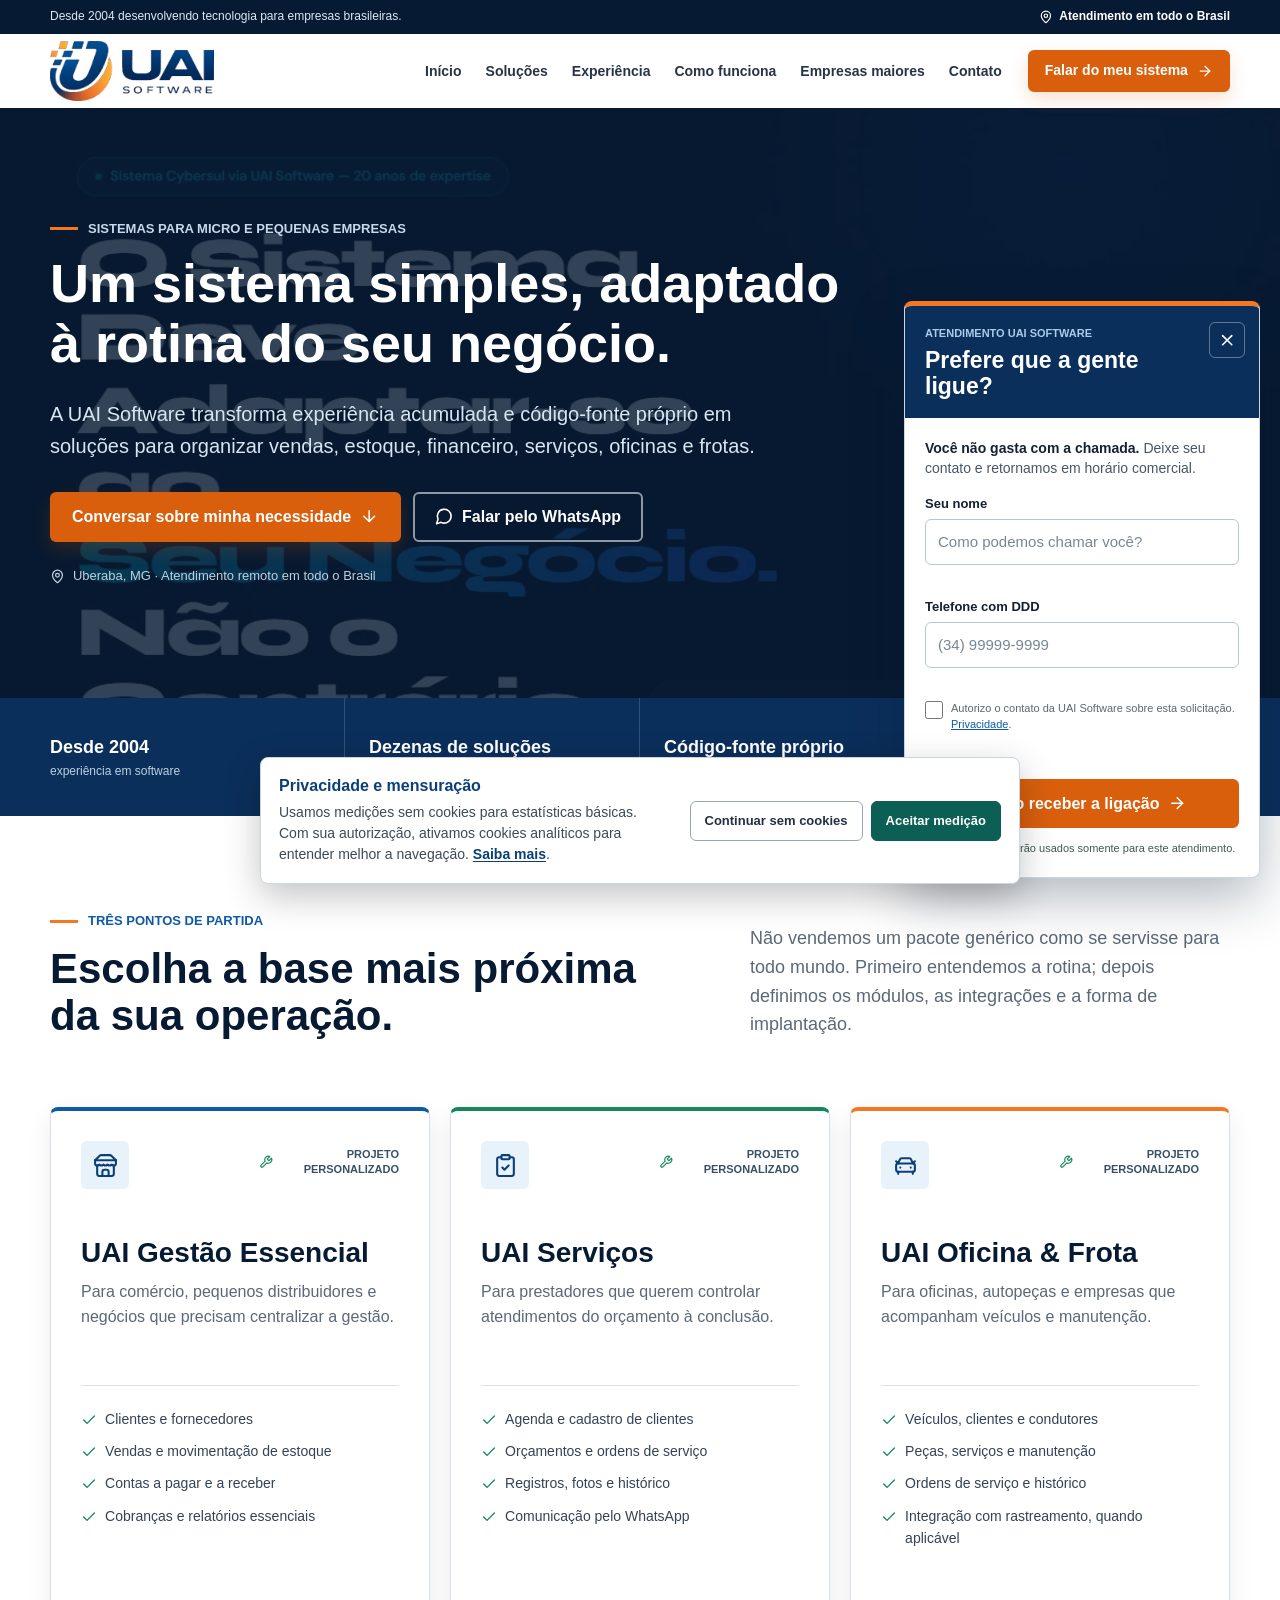
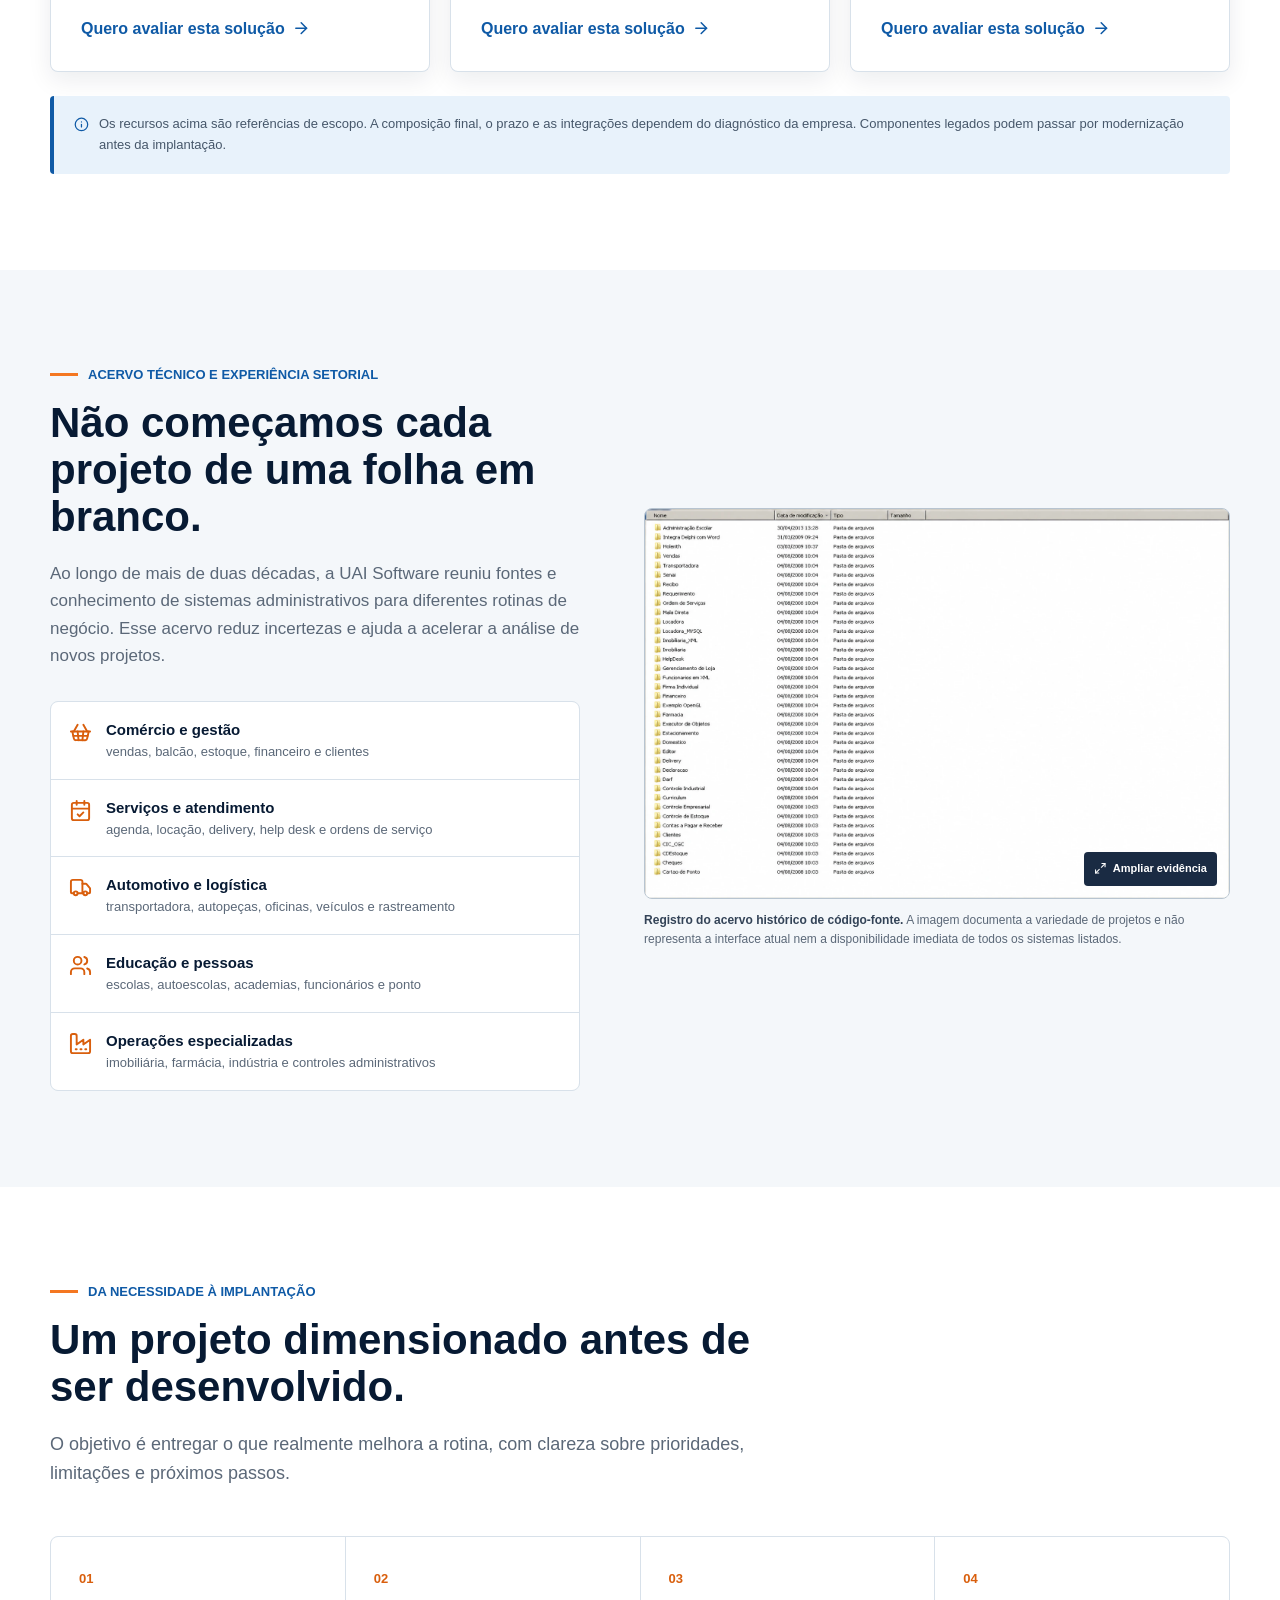
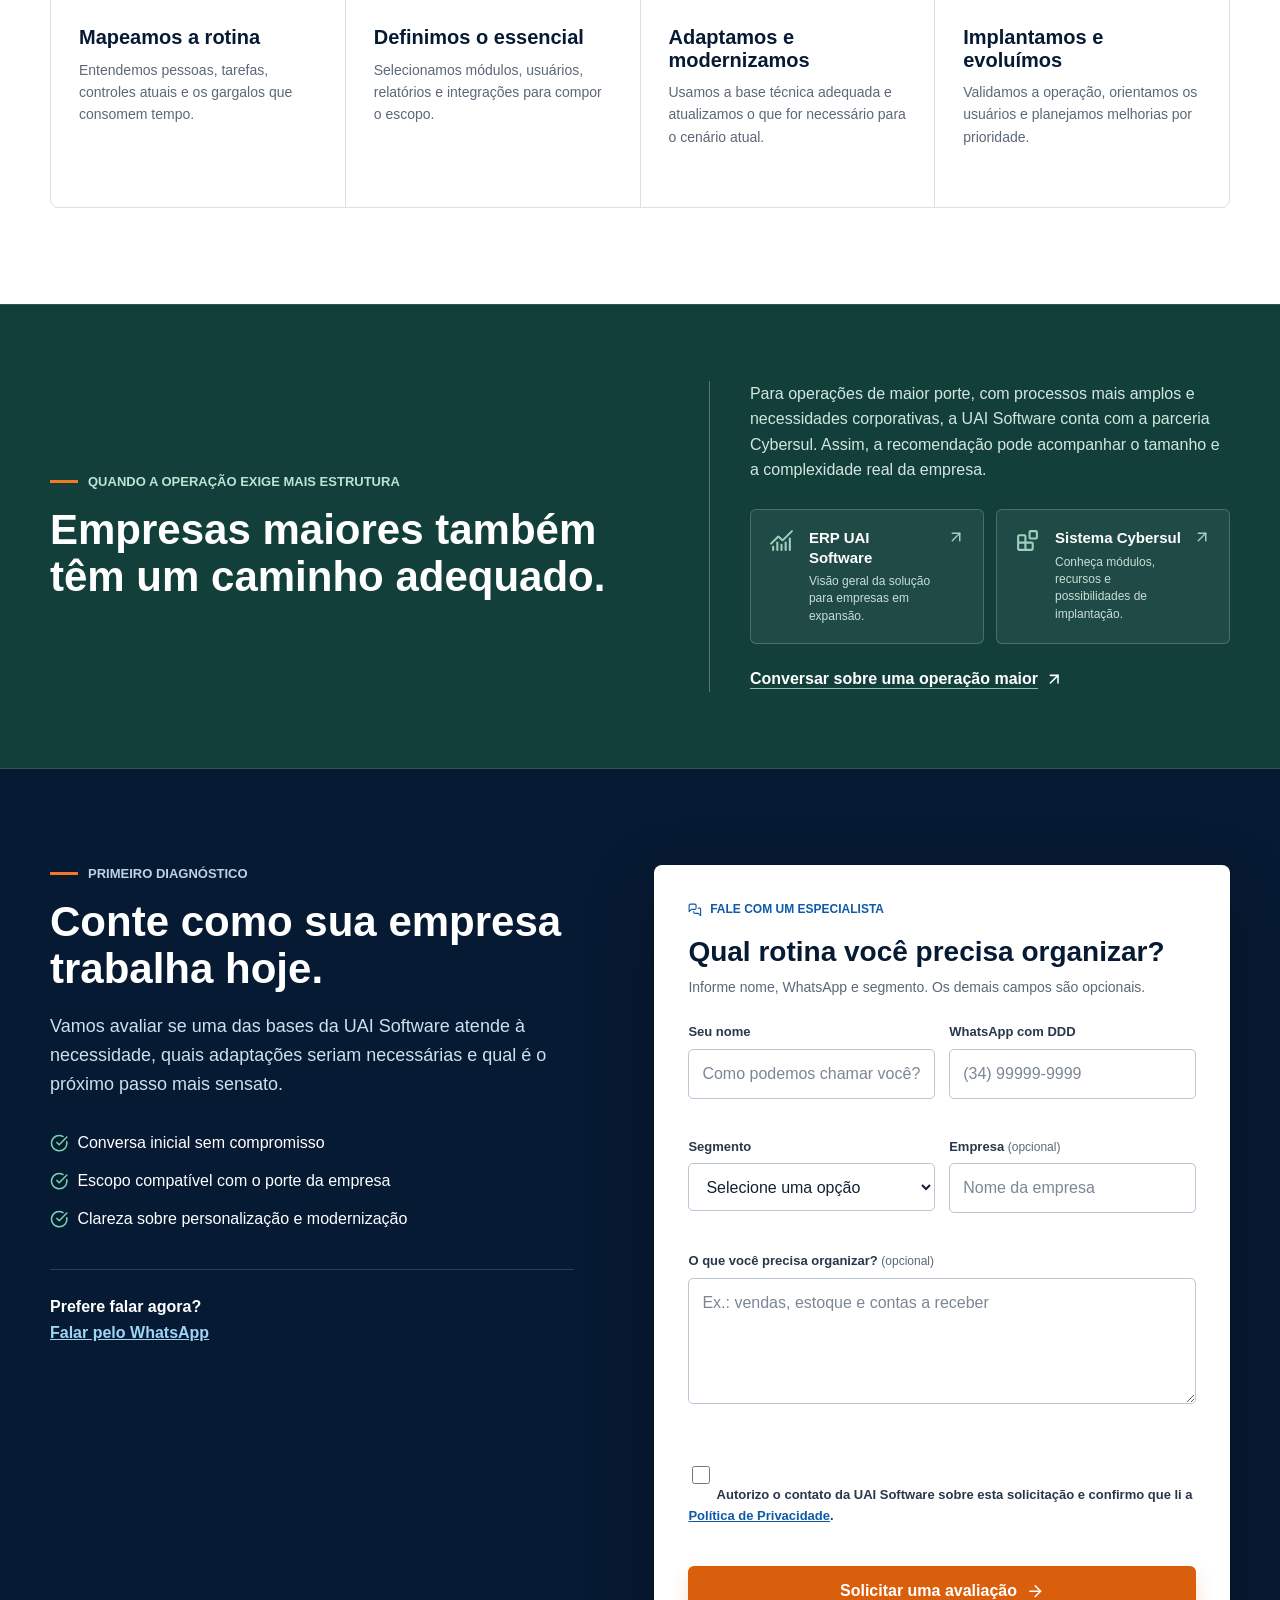
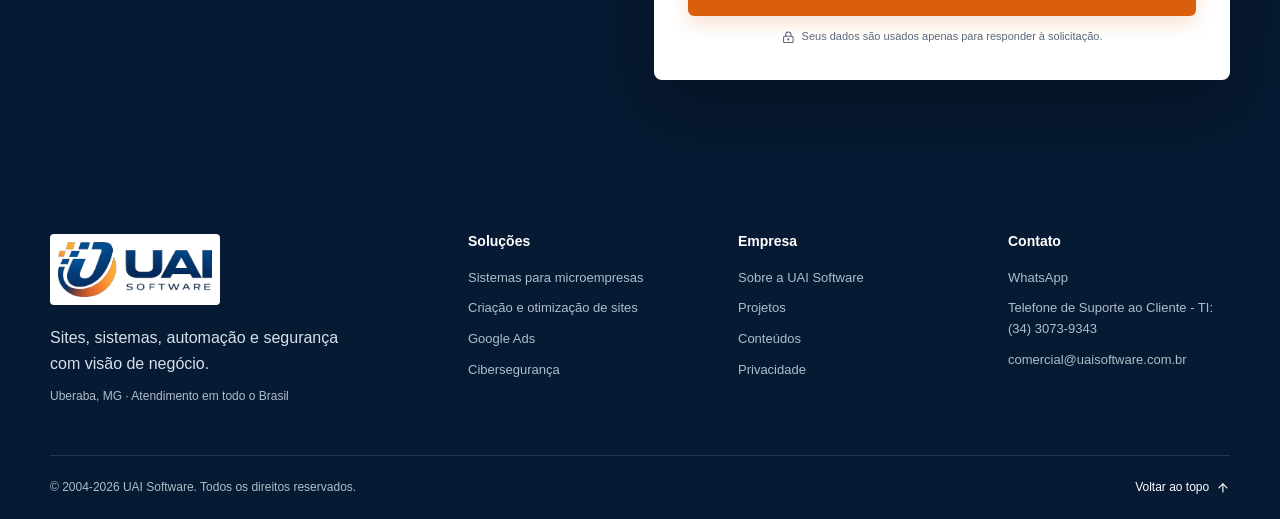
<file: sistemas-para-microempresas.html>
<!DOCTYPE html>
<html lang="pt-BR">
<head>
    <meta charset="UTF-8">
    <meta name="viewport" content="width=device-width, initial-scale=1.0">
    <title>Sistemas para Micro e Pequenas Empresas | UAI Software</title>
    <meta name="description" content="Sistemas personalizados para micro e pequenas empresas: gestão, vendas, estoque, financeiro, serviços, oficinas e frotas. Fale com a UAI Software.">
    <meta name="robots" content="index, follow, max-snippet:-1, max-image-preview:large, max-video-preview:-1">
    <meta name="author" content="UAI Software">
    <meta name="theme-color" content="#0b3f78">
    <meta name="geo.region" content="BR-MG">
    <meta name="geo.placename" content="Uberaba, Minas Gerais, Brasil">
    <link rel="canonical" href="https://uaisoftware.com.br/sistemas-para-microempresas.html">
    <link rel="icon" href="assets/uai-software-logo.webp" type="image/webp">
    <link rel="preload" href="assets/projetos/sistema-erp.webp" as="image" type="image/webp">
    <link rel="preconnect" href="https://www.googletagmanager.com">
    <link rel="dns-prefetch" href="https://formsubmit.co">
    <link rel="stylesheet" href="assets/site.css?v=20260910-1">
    <link rel="stylesheet" href="/assets/analytics.css?v=20260724-1">
    <script src="/assets/analytics.js?v=20260904-1"></script>

    <meta property="og:type" content="website">
    <meta property="og:site_name" content="UAI Software">
    <meta property="og:title" content="Sistemas para micro e pequenas empresas | UAI Software">
    <meta property="og:description" content="Soluções simples e personalizadas para organizar vendas, estoque, financeiro, serviços, oficinas e frotas.">
    <meta property="og:url" content="https://uaisoftware.com.br/sistemas-para-microempresas.html">
    <meta property="og:image" content="https://uaisoftware.com.br/assets/projetos/sistema-erp.webp">
    <meta property="og:image:alt" content="Sistema de gestão apresentado pela UAI Software">
    <meta property="og:locale" content="pt_BR">
    <meta name="twitter:card" content="summary_large_image">
    <meta name="twitter:title" content="Sistemas para micro e pequenas empresas | UAI Software">
    <meta name="twitter:description" content="Sistemas personalizados para a rotina real da sua empresa.">
    <meta name="twitter:image" content="https://uaisoftware.com.br/assets/projetos/sistema-erp.webp">

    <script type="application/ld+json">
    {
      "@context": "https://schema.org",
      "@graph": [
        {
          "@type": "Organization",
          "@id": "https://uaisoftware.com.br/#organization",
          "name": "UAI Software",
          "url": "https://uaisoftware.com.br/",
          "logo": "https://uaisoftware.com.br/assets/uai-software-logo.webp",
          "foundingDate": "2004",
          "email": "comercial@uaisoftware.com.br",
          "telephone": "+55-34-3073-9343",
          "address": {
            "@type": "PostalAddress",
            "addressLocality": "Uberaba",
            "addressRegion": "MG",
            "addressCountry": "BR"
          }
        },
        {
          "@type": "WebSite",
          "@id": "https://uaisoftware.com.br/#website",
          "url": "https://uaisoftware.com.br/",
          "name": "UAI Software",
          "publisher": {"@id": "https://uaisoftware.com.br/#organization"},
          "inLanguage": "pt-BR"
        },
        {
          "@type": "WebPage",
          "@id": "https://uaisoftware.com.br/sistemas-para-microempresas.html#webpage",
          "url": "https://uaisoftware.com.br/sistemas-para-microempresas.html",
          "name": "Sistemas para micro e pequenas empresas",
          "description": "Sistemas personalizados de gestão, serviços, oficinas e frotas para micro e pequenas empresas.",
          "inLanguage": "pt-BR",
          "isPartOf": {"@id": "https://uaisoftware.com.br/#website"},
          "about": {"@id": "https://uaisoftware.com.br/sistemas-para-microempresas.html#service"}
        },
        {
          "@type": "Service",
          "@id": "https://uaisoftware.com.br/sistemas-para-microempresas.html#service",
          "name": "Desenvolvimento de sistemas para micro e pequenas empresas",
          "provider": {"@id": "https://uaisoftware.com.br/#organization"},
          "areaServed": {"@type": "Country", "name": "Brasil"},
          "audience": {
            "@type": "BusinessAudience",
            "audienceType": "Micro e pequenas empresas"
          },
          "hasOfferCatalog": {
            "@type": "OfferCatalog",
            "name": "Linhas de sistemas UAI Software",
            "itemListElement": [
              {"@type": "Offer", "itemOffered": {"@type": "Service", "name": "UAI Gestão Essencial"}},
              {"@type": "Offer", "itemOffered": {"@type": "Service", "name": "UAI Serviços"}},
              {"@type": "Offer", "itemOffered": {"@type": "Service", "name": "UAI Oficina & Frota"}}
            ]
          }
        },
        {
          "@type": "BreadcrumbList",
          "itemListElement": [
            {"@type": "ListItem", "position": 1, "name": "Início", "item": "https://uaisoftware.com.br/"},
            {"@type": "ListItem", "position": 2, "name": "Sistemas para microempresas", "item": "https://uaisoftware.com.br/sistemas-para-microempresas.html"}
          ]
        }
      ]
    }
    </script>
    <link rel="stylesheet" href="/assets/callback-widget.css?v=20261109-1">
</head>
<body class="systems-page">
    <a class="skip-link" href="#conteudo">Pular para o conteúdo</a>

    <div class="site-head">
        <div class="trust-bar">
            <div class="shell trust-bar__inner">
                <p>Desde 2004 desenvolvendo tecnologia para empresas brasileiras.</p>
                <span><svg class="lucide lucide-map-pin" aria-hidden="true" viewBox="0 0 24 24" fill="none" stroke="currentColor" stroke-width="2" stroke-linecap="round" stroke-linejoin="round"><use href="/assets/lucide-icons.svg#map-pin"></use></svg> Atendimento em todo o Brasil</span>
            </div>
        </div>

        <header class="header" id="inicio">
            <div class="shell header__inner">
                <a class="brand" href="index.html" aria-label="UAI Software, página inicial">
                    <img src="assets/uai-software-logo.webp" alt="UAI Software" width="183" height="61">
                </a>

                <nav class="nav" aria-label="Menu principal">
                    <button class="nav__toggle icon-button" type="button" aria-expanded="false" aria-controls="nav-list" title="Abrir menu">
                        <svg class="lucide lucide-menu" aria-hidden="true" viewBox="0 0 24 24" fill="none" stroke="currentColor" stroke-width="2" stroke-linecap="round" stroke-linejoin="round"><use href="/assets/lucide-icons.svg#menu"></use></svg>
                        <span class="sr-only">Abrir menu</span>
                    </button>
                    <div class="nav__list" id="nav-list">
                        <a href="index.html">Início</a>
                        <a href="#solucoes">Soluções</a>
                        <a href="#experiencia">Experiência</a>
                        <a href="#como-funciona">Como funciona</a>
                        <a href="#porte-maior">Empresas maiores</a>
                        <a href="#contato-sistemas">Contato</a>
                    </div>
                </nav>

                <a class="button button--small header__cta" href="#contato-sistemas" data-track="systems_lead_click" data-label="header_sistemas">
                    Falar do meu sistema
                    <svg class="lucide lucide-arrow-right" aria-hidden="true" viewBox="0 0 24 24" fill="none" stroke="currentColor" stroke-width="2" stroke-linecap="round" stroke-linejoin="round"><use href="/assets/lucide-icons.svg#arrow-right"></use></svg>
                </a>
            </div>
        </header>
    </div>

    <main id="conteudo">
        <section class="systems-hero" aria-labelledby="systems-hero-title">
            <img class="systems-hero__image" src="assets/projetos/sistema-erp.webp" alt="" width="1200" height="800" fetchpriority="high" decoding="async">
            <div class="systems-hero__overlay" aria-hidden="true"></div>
            <div class="shell systems-hero__inner">
                <div class="systems-hero__content reveal">
                    <p class="eyebrow eyebrow--light">Sistemas para micro e pequenas empresas</p>
                    <h1 id="systems-hero-title">Um sistema simples, adaptado à rotina do seu negócio.</h1>
                    <p class="systems-hero__lead">A UAI Software transforma experiência acumulada e código-fonte próprio em soluções para organizar vendas, estoque, financeiro, serviços, oficinas e frotas.</p>
                    <div class="systems-hero__actions">
                        <a class="button" href="#contato-sistemas" data-track="systems_lead_click" data-label="hero_sistemas">
                            Conversar sobre minha necessidade
                            <svg class="lucide lucide-arrow-down" aria-hidden="true" viewBox="0 0 24 24" fill="none" stroke="currentColor" stroke-width="2" stroke-linecap="round" stroke-linejoin="round"><use href="/assets/lucide-icons.svg#arrow-down"></use></svg>
                        </a>
                        <a class="button button--light" href="https://wa.me/5534988977879?text=Ol%C3%A1%2C%20quero%20conversar%20sobre%20um%20sistema%20para%20minha%20empresa." target="_blank" rel="noopener noreferrer" data-track="whatsapp_click" data-label="hero_sistemas">
                            <svg class="lucide lucide-message-circle" aria-hidden="true" viewBox="0 0 24 24" fill="none" stroke="currentColor" stroke-width="2" stroke-linecap="round" stroke-linejoin="round"><use href="/assets/lucide-icons.svg#message-circle"></use></svg>
                            Falar pelo WhatsApp
                        </a>
                    </div>
                    <p class="systems-hero__note"><svg class="lucide lucide-map-pin" aria-hidden="true" viewBox="0 0 24 24" fill="none" stroke="currentColor" stroke-width="2" stroke-linecap="round" stroke-linejoin="round"><use href="/assets/lucide-icons.svg#map-pin"></use></svg> Uberaba, MG · Atendimento remoto em todo o Brasil</p>
                </div>
            </div>
        </section>

        <section class="systems-proof" aria-label="Experiência da UAI Software">
            <div class="shell systems-proof__grid">
                <div><strong>Desde 2004</strong><span>experiência em software</span></div>
                <div><strong>Dezenas de soluções</strong><span>em diferentes segmentos</span></div>
                <div><strong>Código-fonte próprio</strong><span>base para adaptação</span></div>
                <div><strong>Escopo sob medida</strong><span>sem módulos desnecessários</span></div>
            </div>
        </section>

        <section class="section" id="solucoes" aria-labelledby="systems-offers-title">
            <div class="shell">
                <div class="section-heading section-heading--split reveal">
                    <div>
                        <p class="eyebrow">Três pontos de partida</p>
                        <h2 id="systems-offers-title">Escolha a base mais próxima da sua operação.</h2>
                    </div>
                    <p>Não vendemos um pacote genérico como se servisse para todo mundo. Primeiro entendemos a rotina; depois definimos os módulos, as integrações e a forma de implantação.</p>
                </div>

                <div class="systems-offer-grid">
                    <article class="systems-offer-card systems-offer-card--management reveal">
                        <div class="systems-offer-card__head">
                            <div class="systems-offer-card__icon"><svg class="lucide lucide-store" aria-hidden="true" viewBox="0 0 24 24" fill="none" stroke="currentColor" stroke-width="2" stroke-linecap="round" stroke-linejoin="round"><use href="/assets/lucide-icons.svg#store"></use></svg></div>
                            <p class="systems-status"><svg class="lucide lucide-wrench" aria-hidden="true" viewBox="0 0 24 24" fill="none" stroke="currentColor" stroke-width="2" stroke-linecap="round" stroke-linejoin="round"><use href="/assets/lucide-icons.svg#wrench"></use></svg> Projeto personalizado</p>
                        </div>
                        <h3>UAI Gestão Essencial</h3>
                        <p class="systems-offer-card__for">Para comércio, pequenos distribuidores e negócios que precisam centralizar a gestão.</p>
                        <ul>
                            <li><svg class="lucide lucide-check" aria-hidden="true" viewBox="0 0 24 24" fill="none" stroke="currentColor" stroke-width="2" stroke-linecap="round" stroke-linejoin="round"><use href="/assets/lucide-icons.svg#check"></use></svg> Clientes e fornecedores</li>
                            <li><svg class="lucide lucide-check" aria-hidden="true" viewBox="0 0 24 24" fill="none" stroke="currentColor" stroke-width="2" stroke-linecap="round" stroke-linejoin="round"><use href="/assets/lucide-icons.svg#check"></use></svg> Vendas e movimentação de estoque</li>
                            <li><svg class="lucide lucide-check" aria-hidden="true" viewBox="0 0 24 24" fill="none" stroke="currentColor" stroke-width="2" stroke-linecap="round" stroke-linejoin="round"><use href="/assets/lucide-icons.svg#check"></use></svg> Contas a pagar e a receber</li>
                            <li><svg class="lucide lucide-check" aria-hidden="true" viewBox="0 0 24 24" fill="none" stroke="currentColor" stroke-width="2" stroke-linecap="round" stroke-linejoin="round"><use href="/assets/lucide-icons.svg#check"></use></svg> Cobranças e relatórios essenciais</li>
                        </ul>
                        <a href="#contato-sistemas" data-track="systems_offer_click" data-label="gestao_essencial">Quero avaliar esta solução <svg class="lucide lucide-arrow-right" aria-hidden="true" viewBox="0 0 24 24" fill="none" stroke="currentColor" stroke-width="2" stroke-linecap="round" stroke-linejoin="round"><use href="/assets/lucide-icons.svg#arrow-right"></use></svg></a>
                    </article>

                    <article class="systems-offer-card systems-offer-card--services reveal">
                        <div class="systems-offer-card__head">
                            <div class="systems-offer-card__icon"><svg class="lucide lucide-clipboard-check" aria-hidden="true" viewBox="0 0 24 24" fill="none" stroke="currentColor" stroke-width="2" stroke-linecap="round" stroke-linejoin="round"><use href="/assets/lucide-icons.svg#clipboard-check"></use></svg></div>
                            <p class="systems-status"><svg class="lucide lucide-wrench" aria-hidden="true" viewBox="0 0 24 24" fill="none" stroke="currentColor" stroke-width="2" stroke-linecap="round" stroke-linejoin="round"><use href="/assets/lucide-icons.svg#wrench"></use></svg> Projeto personalizado</p>
                        </div>
                        <h3>UAI Serviços</h3>
                        <p class="systems-offer-card__for">Para prestadores que querem controlar atendimentos do orçamento à conclusão.</p>
                        <ul>
                            <li><svg class="lucide lucide-check" aria-hidden="true" viewBox="0 0 24 24" fill="none" stroke="currentColor" stroke-width="2" stroke-linecap="round" stroke-linejoin="round"><use href="/assets/lucide-icons.svg#check"></use></svg> Agenda e cadastro de clientes</li>
                            <li><svg class="lucide lucide-check" aria-hidden="true" viewBox="0 0 24 24" fill="none" stroke="currentColor" stroke-width="2" stroke-linecap="round" stroke-linejoin="round"><use href="/assets/lucide-icons.svg#check"></use></svg> Orçamentos e ordens de serviço</li>
                            <li><svg class="lucide lucide-check" aria-hidden="true" viewBox="0 0 24 24" fill="none" stroke="currentColor" stroke-width="2" stroke-linecap="round" stroke-linejoin="round"><use href="/assets/lucide-icons.svg#check"></use></svg> Registros, fotos e histórico</li>
                            <li><svg class="lucide lucide-check" aria-hidden="true" viewBox="0 0 24 24" fill="none" stroke="currentColor" stroke-width="2" stroke-linecap="round" stroke-linejoin="round"><use href="/assets/lucide-icons.svg#check"></use></svg> Comunicação pelo WhatsApp</li>
                        </ul>
                        <a href="#contato-sistemas" data-track="systems_offer_click" data-label="uai_servicos">Quero avaliar esta solução <svg class="lucide lucide-arrow-right" aria-hidden="true" viewBox="0 0 24 24" fill="none" stroke="currentColor" stroke-width="2" stroke-linecap="round" stroke-linejoin="round"><use href="/assets/lucide-icons.svg#arrow-right"></use></svg></a>
                    </article>

                    <article class="systems-offer-card systems-offer-card--fleet reveal">
                        <div class="systems-offer-card__head">
                            <div class="systems-offer-card__icon"><svg class="lucide lucide-car-front" aria-hidden="true" viewBox="0 0 24 24" fill="none" stroke="currentColor" stroke-width="2" stroke-linecap="round" stroke-linejoin="round"><use href="/assets/lucide-icons.svg#car-front"></use></svg></div>
                            <p class="systems-status"><svg class="lucide lucide-wrench" aria-hidden="true" viewBox="0 0 24 24" fill="none" stroke="currentColor" stroke-width="2" stroke-linecap="round" stroke-linejoin="round"><use href="/assets/lucide-icons.svg#wrench"></use></svg> Projeto personalizado</p>
                        </div>
                        <h3>UAI Oficina &amp; Frota</h3>
                        <p class="systems-offer-card__for">Para oficinas, autopeças e empresas que acompanham veículos e manutenção.</p>
                        <ul>
                            <li><svg class="lucide lucide-check" aria-hidden="true" viewBox="0 0 24 24" fill="none" stroke="currentColor" stroke-width="2" stroke-linecap="round" stroke-linejoin="round"><use href="/assets/lucide-icons.svg#check"></use></svg> Veículos, clientes e condutores</li>
                            <li><svg class="lucide lucide-check" aria-hidden="true" viewBox="0 0 24 24" fill="none" stroke="currentColor" stroke-width="2" stroke-linecap="round" stroke-linejoin="round"><use href="/assets/lucide-icons.svg#check"></use></svg> Peças, serviços e manutenção</li>
                            <li><svg class="lucide lucide-check" aria-hidden="true" viewBox="0 0 24 24" fill="none" stroke="currentColor" stroke-width="2" stroke-linecap="round" stroke-linejoin="round"><use href="/assets/lucide-icons.svg#check"></use></svg> Ordens de serviço e histórico</li>
                            <li><svg class="lucide lucide-check" aria-hidden="true" viewBox="0 0 24 24" fill="none" stroke="currentColor" stroke-width="2" stroke-linecap="round" stroke-linejoin="round"><use href="/assets/lucide-icons.svg#check"></use></svg> Integração com rastreamento, quando aplicável</li>
                        </ul>
                        <a href="#contato-sistemas" data-track="systems_offer_click" data-label="oficina_frota">Quero avaliar esta solução <svg class="lucide lucide-arrow-right" aria-hidden="true" viewBox="0 0 24 24" fill="none" stroke="currentColor" stroke-width="2" stroke-linecap="round" stroke-linejoin="round"><use href="/assets/lucide-icons.svg#arrow-right"></use></svg></a>
                    </article>
                </div>

                <p class="systems-scope-note reveal"><svg class="lucide lucide-info" aria-hidden="true" viewBox="0 0 24 24" fill="none" stroke="currentColor" stroke-width="2" stroke-linecap="round" stroke-linejoin="round"><use href="/assets/lucide-icons.svg#info"></use></svg> Os recursos acima são referências de escopo. A composição final, o prazo e as integrações dependem do diagnóstico da empresa. Componentes legados podem passar por modernização antes da implantação.</p>
            </div>
        </section>

        <section class="section section--soft systems-experience" id="experiencia" aria-labelledby="systems-experience-title">
            <div class="shell systems-experience__grid">
                <div class="systems-experience__content reveal">
                    <p class="eyebrow">Acervo técnico e experiência setorial</p>
                    <h2 id="systems-experience-title">Não começamos cada projeto de uma folha em branco.</h2>
                    <p>Ao longo de mais de duas décadas, a UAI Software reuniu fontes e conhecimento de sistemas administrativos para diferentes rotinas de negócio. Esse acervo reduz incertezas e ajuda a acelerar a análise de novos projetos.</p>

                    <div class="systems-categories">
                        <div><svg class="lucide lucide-shopping-basket" aria-hidden="true" viewBox="0 0 24 24" fill="none" stroke="currentColor" stroke-width="2" stroke-linecap="round" stroke-linejoin="round"><use href="/assets/lucide-icons.svg#shopping-basket"></use></svg><span><strong>Comércio e gestão</strong> vendas, balcão, estoque, financeiro e clientes</span></div>
                        <div><svg class="lucide lucide-calendar-check" aria-hidden="true" viewBox="0 0 24 24" fill="none" stroke="currentColor" stroke-width="2" stroke-linecap="round" stroke-linejoin="round"><use href="/assets/lucide-icons.svg#calendar-check"></use></svg><span><strong>Serviços e atendimento</strong> agenda, locação, delivery, help desk e ordens de serviço</span></div>
                        <div><svg class="lucide lucide-truck" aria-hidden="true" viewBox="0 0 24 24" fill="none" stroke="currentColor" stroke-width="2" stroke-linecap="round" stroke-linejoin="round"><use href="/assets/lucide-icons.svg#truck"></use></svg><span><strong>Automotivo e logística</strong> transportadora, autopeças, oficinas, veículos e rastreamento</span></div>
                        <div><svg class="lucide lucide-users" aria-hidden="true" viewBox="0 0 24 24" fill="none" stroke="currentColor" stroke-width="2" stroke-linecap="round" stroke-linejoin="round"><use href="/assets/lucide-icons.svg#users"></use></svg><span><strong>Educação e pessoas</strong> escolas, autoescolas, academias, funcionários e ponto</span></div>
                        <div><svg class="lucide lucide-factory" aria-hidden="true" viewBox="0 0 24 24" fill="none" stroke="currentColor" stroke-width="2" stroke-linecap="round" stroke-linejoin="round"><use href="/assets/lucide-icons.svg#factory"></use></svg><span><strong>Operações especializadas</strong> imobiliária, farmácia, indústria e controles administrativos</span></div>
                    </div>
                </div>

                <figure class="systems-archive reveal">
                    <a href="assets/acervo-sistemas-uai-software.webp" target="_blank" data-track="systems_archive_view" data-label="acervo_fontes" aria-label="Ampliar imagem do acervo histórico de sistemas">
                        <img src="assets/acervo-sistemas-uai-software.webp" alt="Diretório histórico da UAI Software com fontes de sistemas de gestão, serviços, indústria, educação e outros segmentos" width="1536" height="1024" loading="lazy" decoding="async">
                        <span><svg class="lucide lucide-maximize-2" aria-hidden="true" viewBox="0 0 24 24" fill="none" stroke="currentColor" stroke-width="2" stroke-linecap="round" stroke-linejoin="round"><use href="/assets/lucide-icons.svg#maximize-2"></use></svg> Ampliar evidência</span>
                    </a>
                    <figcaption><strong>Registro do acervo histórico de código-fonte.</strong> A imagem documenta a variedade de projetos e não representa a interface atual nem a disponibilidade imediata de todos os sistemas listados.</figcaption>
                </figure>
            </div>
        </section>

        <section class="section systems-process" id="como-funciona" aria-labelledby="systems-process-title">
            <div class="shell">
                <div class="section-heading reveal">
                    <p class="eyebrow">Da necessidade à implantação</p>
                    <h2 id="systems-process-title">Um projeto dimensionado antes de ser desenvolvido.</h2>
                    <p>O objetivo é entregar o que realmente melhora a rotina, com clareza sobre prioridades, limitações e próximos passos.</p>
                </div>

                <ol class="systems-process__steps">
                    <li class="reveal"><span>01</span><div><h3>Mapeamos a rotina</h3><p>Entendemos pessoas, tarefas, controles atuais e os gargalos que consomem tempo.</p></div></li>
                    <li class="reveal"><span>02</span><div><h3>Definimos o essencial</h3><p>Selecionamos módulos, usuários, relatórios e integrações para compor o escopo.</p></div></li>
                    <li class="reveal"><span>03</span><div><h3>Adaptamos e modernizamos</h3><p>Usamos a base técnica adequada e atualizamos o que for necessário para o cenário atual.</p></div></li>
                    <li class="reveal"><span>04</span><div><h3>Implantamos e evoluímos</h3><p>Validamos a operação, orientamos os usuários e planejamos melhorias por prioridade.</p></div></li>
                </ol>
            </div>
        </section>

        <section class="systems-partner" id="porte-maior" aria-labelledby="systems-partner-title">
            <div class="shell systems-partner__grid">
                <div class="reveal">
                    <p class="eyebrow">Quando a operação exige mais estrutura</p>
                    <h2 id="systems-partner-title">Empresas maiores também têm um caminho adequado.</h2>
                </div>
                <div class="systems-partner__content reveal">
                    <p>Para operações de maior porte, com processos mais amplos e necessidades corporativas, a UAI Software conta com a parceria Cybersul. Assim, a recomendação pode acompanhar o tamanho e a complexidade real da empresa.</p>
                    <div class="systems-partner__solutions" aria-label="Soluções para empresas maiores">
                        <a class="systems-partner__solution" href="https://erp.uaisoftware.com.br" target="_blank" rel="noopener noreferrer" data-track="service_view" data-label="erp_empresas_maiores">
                            <svg class="lucide lucide-chart-no-axes-combined" aria-hidden="true" viewBox="0 0 24 24" fill="none" stroke="currentColor" stroke-width="2" stroke-linecap="round" stroke-linejoin="round"><use href="/assets/lucide-icons.svg#chart-no-axes-combined"></use></svg>
                            <span><strong>ERP UAI Software</strong><small>Visão geral da solução para empresas em expansão.</small></span>
                            <svg class="lucide lucide-arrow-up-right" aria-hidden="true" viewBox="0 0 24 24" fill="none" stroke="currentColor" stroke-width="2" stroke-linecap="round" stroke-linejoin="round"><use href="/assets/lucide-icons.svg#arrow-up-right"></use></svg>
                        </a>
                        <a class="systems-partner__solution" href="https://sistema.uaisoftware.com.br" target="_blank" rel="noopener noreferrer" data-track="service_view" data-label="sistema_cybersul_empresas_maiores">
                            <svg class="lucide lucide-blocks" aria-hidden="true" viewBox="0 0 24 24" fill="none" stroke="currentColor" stroke-width="2" stroke-linecap="round" stroke-linejoin="round"><use href="/assets/lucide-icons.svg#blocks"></use></svg>
                            <span><strong>Sistema Cybersul</strong><small>Conheça módulos, recursos e possibilidades de implantação.</small></span>
                            <svg class="lucide lucide-arrow-up-right" aria-hidden="true" viewBox="0 0 24 24" fill="none" stroke="currentColor" stroke-width="2" stroke-linecap="round" stroke-linejoin="round"><use href="/assets/lucide-icons.svg#arrow-up-right"></use></svg>
                        </a>
                    </div>
                    <a class="systems-partner__contact" href="https://wa.me/5534988977879?text=Ol%C3%A1%2C%20minha%20empresa%20tem%20uma%20opera%C3%A7%C3%A3o%20maior%20e%20quero%20avaliar%20a%20solu%C3%A7%C3%A3o%20mais%20adequada." target="_blank" rel="noopener noreferrer" data-track="whatsapp_click" data-label="cybersul_empresas_maiores">Conversar sobre uma operação maior <svg class="lucide lucide-arrow-up-right" aria-hidden="true" viewBox="0 0 24 24" fill="none" stroke="currentColor" stroke-width="2" stroke-linecap="round" stroke-linejoin="round"><use href="/assets/lucide-icons.svg#arrow-up-right"></use></svg></a>
                </div>
            </div>
        </section>

        <section class="systems-contact" id="contato-sistemas" aria-labelledby="systems-contact-title">
            <div class="shell systems-contact__grid">
                <div class="systems-contact__content reveal">
                    <p class="eyebrow eyebrow--light">Primeiro diagnóstico</p>
                    <h2 id="systems-contact-title">Conte como sua empresa trabalha hoje.</h2>
                    <p>Vamos avaliar se uma das bases da UAI Software atende à necessidade, quais adaptações seriam necessárias e qual é o próximo passo mais sensato.</p>
                    <ul>
                        <li><svg class="lucide lucide-check-circle-2" aria-hidden="true" viewBox="0 0 24 24" fill="none" stroke="currentColor" stroke-width="2" stroke-linecap="round" stroke-linejoin="round"><use href="/assets/lucide-icons.svg#check-circle-2"></use></svg> Conversa inicial sem compromisso</li>
                        <li><svg class="lucide lucide-check-circle-2" aria-hidden="true" viewBox="0 0 24 24" fill="none" stroke="currentColor" stroke-width="2" stroke-linecap="round" stroke-linejoin="round"><use href="/assets/lucide-icons.svg#check-circle-2"></use></svg> Escopo compatível com o porte da empresa</li>
                        <li><svg class="lucide lucide-check-circle-2" aria-hidden="true" viewBox="0 0 24 24" fill="none" stroke="currentColor" stroke-width="2" stroke-linecap="round" stroke-linejoin="round"><use href="/assets/lucide-icons.svg#check-circle-2"></use></svg> Clareza sobre personalização e modernização</li>
                    </ul>
                    <p class="systems-contact__direct"><strong>Prefere falar agora?</strong><a href="https://wa.me/5534988977879?text=Ol%C3%A1%2C%20quero%20conversar%20sobre%20um%20sistema%20para%20minha%20empresa." target="_blank" rel="noopener noreferrer" data-track="whatsapp_click" data-label="contato_sistemas">Falar pelo WhatsApp</a></p>
                </div>

                <div class="audit-form-wrap systems-form-wrap reveal">
                    <div class="form-heading">
                        <span><svg class="lucide lucide-messages-square" aria-hidden="true" viewBox="0 0 24 24" fill="none" stroke="currentColor" stroke-width="2" stroke-linecap="round" stroke-linejoin="round"><use href="/assets/lucide-icons.svg#messages-square"></use></svg> Fale com um especialista</span>
                        <h3>Qual rotina você precisa organizar?</h3>
                        <p>Informe nome, WhatsApp e segmento. Os demais campos são opcionais.</p>
                    </div>

                    <div class="form-success" id="systems-form-success" tabindex="-1" hidden>
                        <svg class="lucide lucide-circle-check" aria-hidden="true" viewBox="0 0 24 24" fill="none" stroke="currentColor" stroke-width="2" stroke-linecap="round" stroke-linejoin="round"><use href="/assets/lucide-icons.svg#circle-check"></use></svg>
                        <div><strong>Solicitação recebida.</strong><span>Obrigado. A UAI Software entrará em contato para entender a sua operação.</span></div>
                        <a href="https://wa.me/5534988977879?text=Ol%C3%A1%2C%20acabei%20de%20enviar%20meu%20pedido%20sobre%20um%20sistema." target="_blank" rel="noopener noreferrer" data-track="whatsapp_click" data-label="form_sistemas_sucesso">Abrir WhatsApp</a>
                    </div>

                    <div class="form-feedback" id="systems-form-feedback" role="status" aria-live="polite" hidden>
                        <div><strong id="systems-form-feedback-title">Enviando sua solicitação...</strong><span id="systems-form-feedback-message">Aguarde enquanto confirmamos o recebimento.</span></div>
                        <a id="systems-form-feedback-whatsapp" href="https://wa.me/5534988977879" target="_blank" rel="noopener noreferrer" data-track="whatsapp_click" data-label="form_sistemas_fallback" hidden>Continuar no WhatsApp</a>
                    </div>

                    <form class="audit-form systems-lead-form" id="systems-lead-form" action="https://formsubmit.co/comercial@uaisoftware.com.br" method="POST" novalidate>
                        <input type="hidden" name="_subject" value="Novo interesse em sistema para microempresa">
                        <input type="hidden" name="_captcha" value="false">
                        <input type="hidden" name="_template" value="table">
                        <input type="hidden" name="_next" value="https://uaisoftware.com.br/sistemas-para-microempresas.html?sistemas=enviado#contato-sistemas">
                        <input type="text" name="_honey" class="honeypot" tabindex="-1" autocomplete="off" aria-hidden="true">
                        <input type="hidden" name="utm_source" id="utm_source">
                        <input type="hidden" name="utm_medium" id="utm_medium">
                        <input type="hidden" name="utm_campaign" id="utm_campaign">
                        <input type="hidden" name="utm_content" id="utm_content">
                        <input type="hidden" name="Página de origem" id="pagina_origem">
                        <input type="hidden" name="Data do primeiro contato" id="data_primeiro_contato">

                        <div class="systems-form-grid">
                            <div class="form-field">
                                <label for="systems-lead-name">Seu nome</label>
                                <input id="systems-lead-name" name="Nome" type="text" autocomplete="name" placeholder="Como podemos chamar você?" required aria-describedby="systems-lead-name-error">
                                <span class="field-error" id="systems-lead-name-error" aria-live="polite"></span>
                            </div>
                            <div class="form-field">
                                <label for="systems-lead-phone">WhatsApp com DDD</label>
                                <input id="systems-lead-phone" name="WhatsApp" type="tel" inputmode="tel" autocomplete="tel" placeholder="(34) 99999-9999" required aria-describedby="systems-lead-phone-error">
                                <span class="field-error" id="systems-lead-phone-error" aria-live="polite"></span>
                            </div>
                            <div class="form-field">
                                <label for="systems-lead-segment">Segmento</label>
                                <select id="systems-lead-segment" name="Segmento" required aria-describedby="systems-lead-segment-error">
                                    <option value="">Selecione uma opção</option>
                                    <option>Comércio e varejo</option>
                                    <option>Prestação de serviços</option>
                                    <option>Oficina, autopeças ou frota</option>
                                    <option>Educação ou academia</option>
                                    <option>Indústria</option>
                                    <option>Outro segmento</option>
                                </select>
                                <span class="field-error" id="systems-lead-segment-error" aria-live="polite"></span>
                            </div>
                            <div class="form-field">
                                <label for="systems-lead-company">Empresa <span class="field-optional">(opcional)</span></label>
                                <input id="systems-lead-company" name="Empresa" type="text" autocomplete="organization" placeholder="Nome da empresa" minlength="2" aria-describedby="systems-lead-company-error">
                                <span class="field-error" id="systems-lead-company-error" aria-live="polite"></span>
                            </div>
                        </div>

                        <div class="form-field">
                            <label for="systems-lead-need">O que você precisa organizar? <span class="field-optional">(opcional)</span></label>
                            <textarea id="systems-lead-need" name="Necessidade principal" rows="4" placeholder="Ex.: vendas, estoque e contas a receber" aria-describedby="systems-lead-need-error"></textarea>
                            <span class="field-error" id="systems-lead-need-error" aria-live="polite"></span>
                        </div>

                        <div class="form-field">
                            <label class="consent">
                                <input id="systems-lead-consent" name="Consentimento" type="checkbox" value="Autorizado" required aria-describedby="systems-lead-consent-error">
                                <span>Autorizo o contato da UAI Software sobre esta solicitação e confirmo que li a <a href="politica-de-privacidade.html" target="_blank">Política de Privacidade</a>.</span>
                            </label>
                            <span class="field-error" id="systems-lead-consent-error" aria-live="polite"></span>
                        </div>

                        <button class="button button--full" type="submit">
                            <span class="button__label">Solicitar uma avaliação</span>
                            <span class="button__spinner" aria-hidden="true"></span>
                            <svg class="lucide lucide-arrow-right" aria-hidden="true" viewBox="0 0 24 24" fill="none" stroke="currentColor" stroke-width="2" stroke-linecap="round" stroke-linejoin="round"><use href="/assets/lucide-icons.svg#arrow-right"></use></svg>
                        </button>
                        <p class="form-note"><svg class="lucide lucide-lock-keyhole" aria-hidden="true" viewBox="0 0 24 24" fill="none" stroke="currentColor" stroke-width="2" stroke-linecap="round" stroke-linejoin="round"><use href="/assets/lucide-icons.svg#lock-keyhole"></use></svg> Seus dados são usados apenas para responder à solicitação.</p>
                    </form>
                </div>
            </div>
        </section>
    </main>

    <footer class="footer">
        <div class="shell footer__grid">
            <div class="footer__brand"><img src="assets/uai-software-logo.webp" alt="UAI Software" width="183" height="61" loading="lazy"><p>Sites, sistemas, automação e segurança com visão de negócio.</p><span>Uberaba, MG · Atendimento em todo o Brasil</span></div>
            <div><h2>Soluções</h2><a href="sistemas-para-microempresas.html">Sistemas para microempresas</a><a href="index.html#solucoes">Criação e otimização de sites</a><a href="googleads-performancemax.html">Google Ads</a><a href="seguranca-cibernetica.html">Cibersegurança</a></div>
            <div><h2>Empresa</h2><a href="sobre.html">Sobre a UAI Software</a><a href="index.html#resultados">Projetos</a><a href="materias/">Conteúdos</a><a href="politica-de-privacidade.html">Privacidade</a></div>
            <div><h2>Contato</h2><a href="https://wa.me/5534988977879" target="_blank" rel="noopener noreferrer" data-track="whatsapp_click" data-label="rodape_sistemas">WhatsApp</a><a href="tel:+553430739343">Telefone de Suporte ao Cliente - TI: (34) 3073-9343</a><a href="mailto:comercial@uaisoftware.com.br">comercial@uaisoftware.com.br</a></div>
        </div>
        <div class="shell footer__bottom"><span>© 2004-<span id="current-year">2026</span> UAI Software. Todos os direitos reservados.</span><a href="#inicio">Voltar ao topo <svg class="lucide lucide-arrow-up" aria-hidden="true" viewBox="0 0 24 24" fill="none" stroke="currentColor" stroke-width="2" stroke-linecap="round" stroke-linejoin="round"><use href="/assets/lucide-icons.svg#arrow-up"></use></svg></a></div>
    </footer>

    <nav class="mobile-actions" aria-label="Ações rápidas">
        <a href="#contato-sistemas" data-track="systems_lead_click" data-label="barra_mobile_sistemas"><svg class="lucide lucide-clipboard-list" aria-hidden="true" viewBox="0 0 24 24" fill="none" stroke="currentColor" stroke-width="2" stroke-linecap="round" stroke-linejoin="round"><use href="/assets/lucide-icons.svg#clipboard-list"></use></svg><span>Avaliar sistema</span></a>
        <a href="https://wa.me/5534988977879?text=Ol%C3%A1%2C%20quero%20conversar%20sobre%20um%20sistema%20para%20minha%20empresa." target="_blank" rel="noopener noreferrer" data-track="whatsapp_click" data-label="barra_mobile_sistemas"><svg class="lucide lucide-message-circle" aria-hidden="true" viewBox="0 0 24 24" fill="none" stroke="currentColor" stroke-width="2" stroke-linecap="round" stroke-linejoin="round"><use href="/assets/lucide-icons.svg#message-circle"></use></svg><span>WhatsApp</span></a>
    </nav>
    <script src="assets/site.js?v=20260910-1" defer></script>
    <script src="/assets/callback-widget.js?v=20261109-2" defer></script>
</body>
</html>
</file>
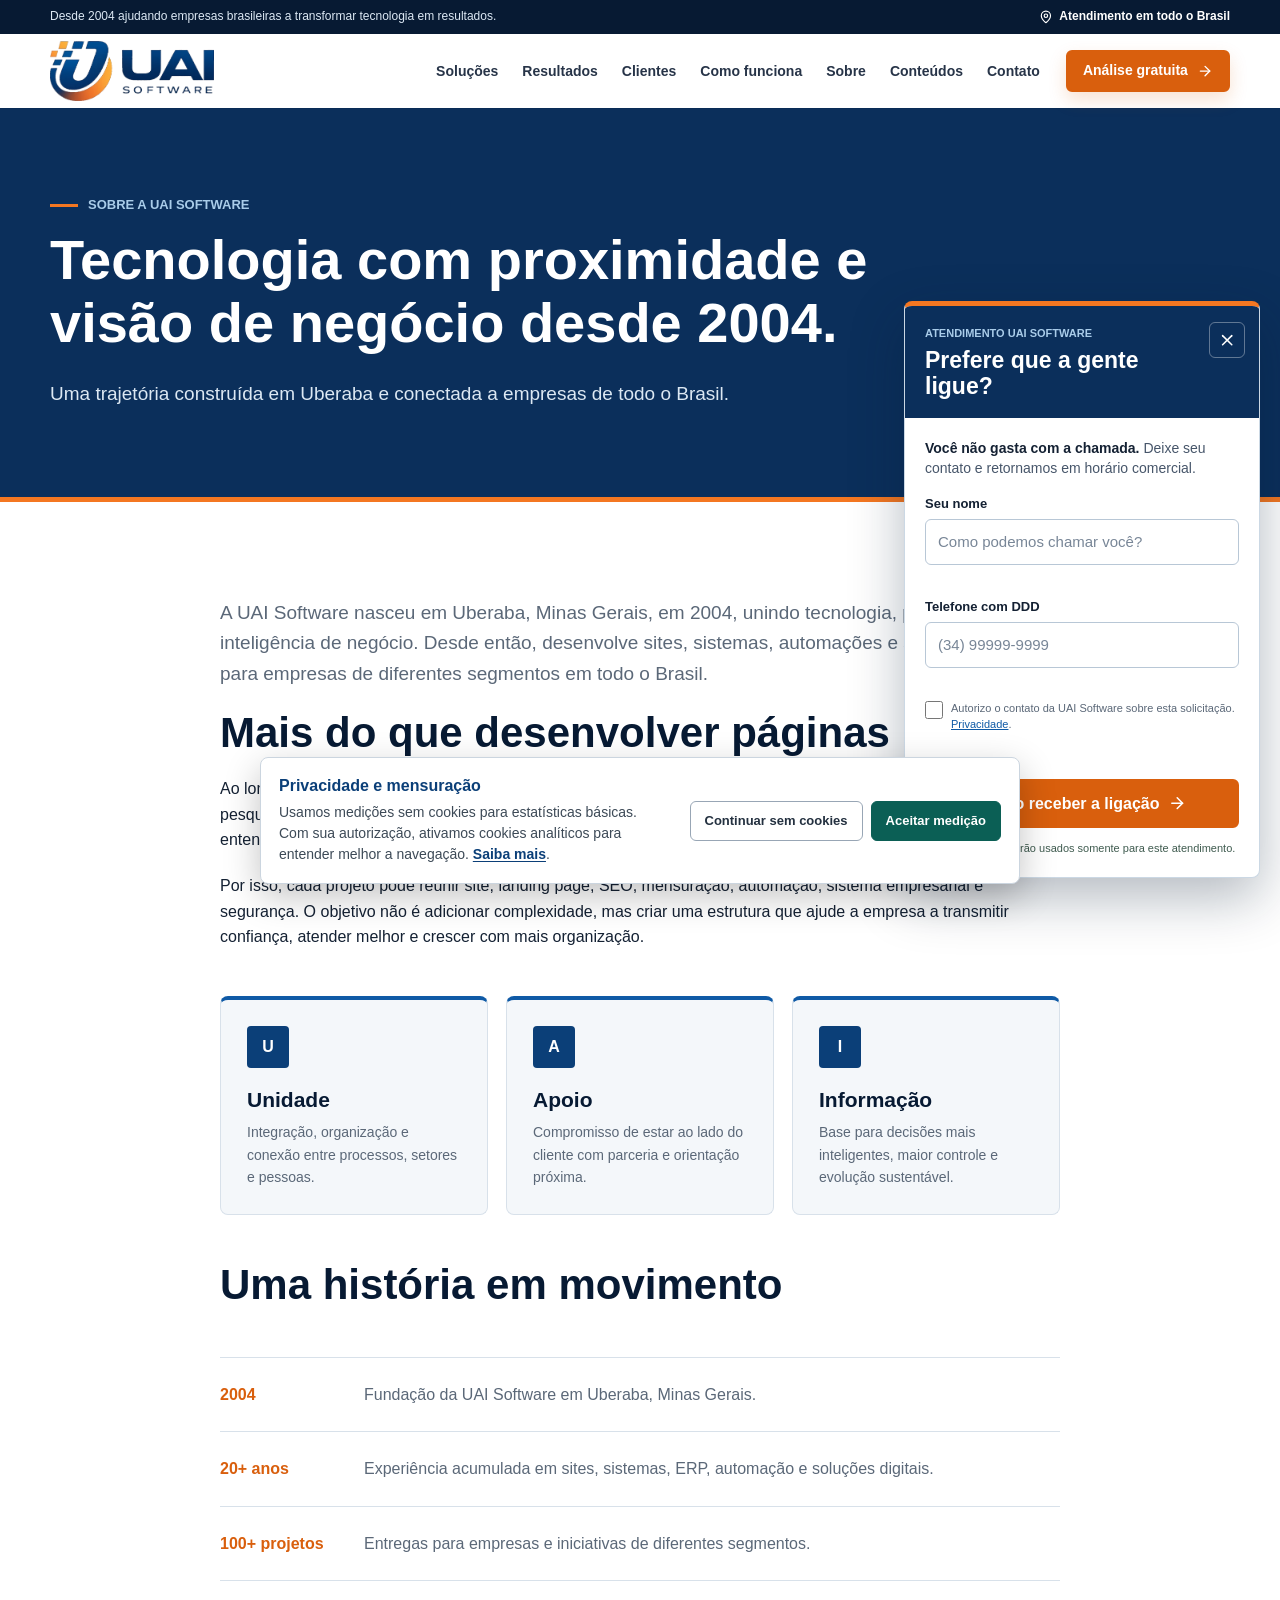
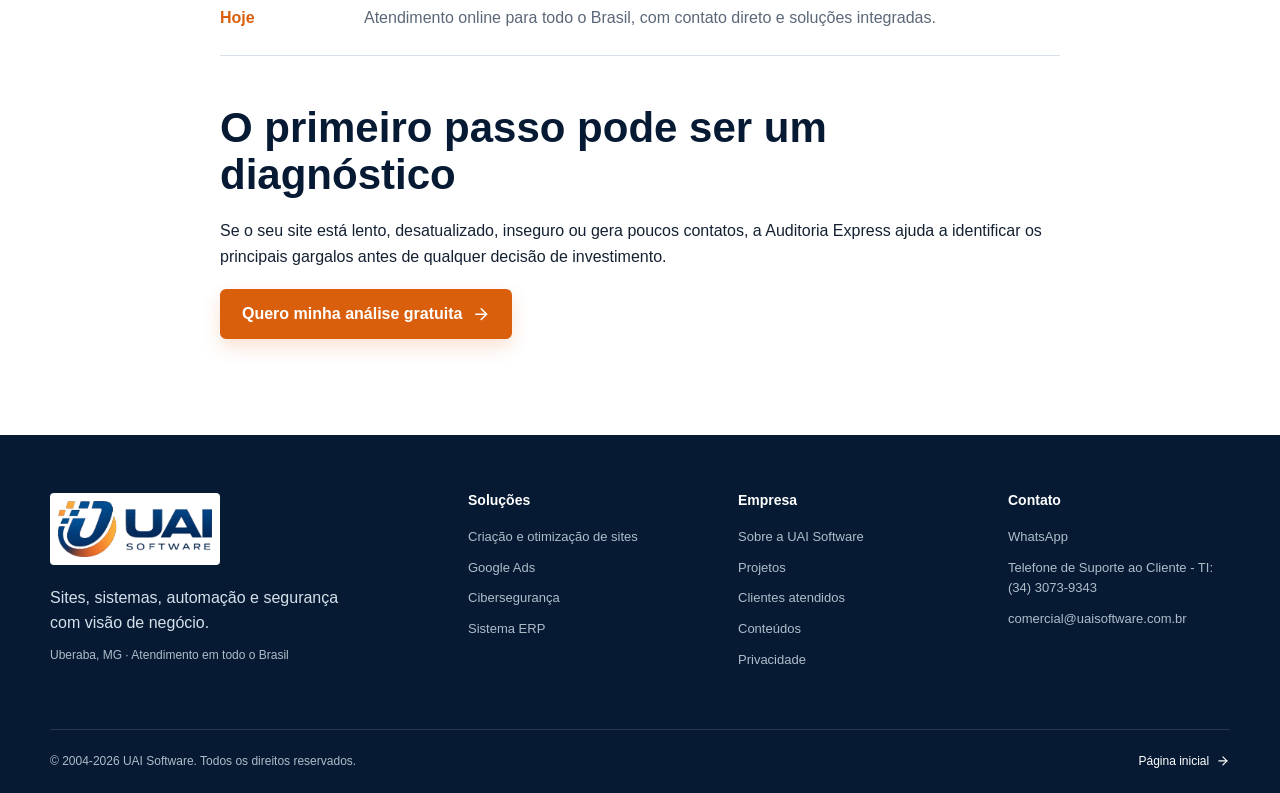
<file: sobre.html>
<!DOCTYPE html>
<html lang="pt-BR">
<head>
    <meta charset="UTF-8">
    <meta name="viewport" content="width=device-width, initial-scale=1.0">
    <title>Sobre a UAI Software | Tecnologia e Negócios desde 2004</title>
    <meta name="description" content="Conheça a história da UAI Software, empresa de Uberaba que desenvolve sites, sistemas, automações e soluções digitais para todo o Brasil desde 2004.">
    <meta name="robots" content="index, follow">
    <meta name="theme-color" content="#0b3f78">
    <link rel="canonical" href="https://uaisoftware.com.br/sobre.html">
    <link rel="icon" href="assets/uai-software-logo.webp" type="image/webp">
    <link rel="preload" href="assets/uai-software-logo.webp" as="image" type="image/webp">
    <link rel="stylesheet" href="assets/site.css?v=20260910-1">
    <link rel="stylesheet" href="/assets/analytics.css?v=20260724-1">
    <script src="/assets/analytics.js?v=20260904-1"></script>
    <meta property="og:type" content="website">
    <meta property="og:title" content="Sobre a UAI Software">
    <meta property="og:description" content="Tecnologia, proximidade e inteligência de negócio desde 2004.">
    <meta property="og:url" content="https://uaisoftware.com.br/sobre.html">
    <meta property="og:image" content="https://uaisoftware.com.br/assets/uai-software-logo.webp">
    <script type="application/ld+json">
    {
      "@context": "https://schema.org",
      "@type": "AboutPage",
      "name": "Sobre a UAI Software",
      "url": "https://uaisoftware.com.br/sobre.html",
      "about": {
        "@type": "Organization",
        "name": "UAI Software",
        "foundingDate": "2004",
        "foundingLocation": "Uberaba, Minas Gerais, Brasil",
        "url": "https://uaisoftware.com.br/"
      }
    }
    </script>
    <link rel="stylesheet" href="/assets/callback-widget.css?v=20261109-1">
</head>
<body>
    <a class="skip-link" href="#conteudo">Ir para o conteúdo principal</a>
    <div class="site-head">
        <div class="trust-bar"><div class="shell trust-bar__inner"><p>Desde 2004 ajudando empresas brasileiras a transformar tecnologia em resultados.</p><span><svg class="lucide lucide-map-pin" aria-hidden="true" viewBox="0 0 24 24" fill="none" stroke="currentColor" stroke-width="2" stroke-linecap="round" stroke-linejoin="round"><use href="/assets/lucide-icons.svg#map-pin"></use></svg> Atendimento em todo o Brasil</span></div></div>
        <header class="header">
            <div class="shell header__inner">
                <a class="brand" href="index.html" aria-label="UAI Software, página inicial"><img src="assets/uai-software-logo.webp" alt="UAI Software" width="183" height="61"></a>
                <nav class="nav" aria-label="Menu principal">
                    <button class="nav__toggle icon-button" type="button" aria-expanded="false" aria-controls="nav-list" title="Abrir menu"><svg class="lucide lucide-menu" aria-hidden="true" viewBox="0 0 24 24" fill="none" stroke="currentColor" stroke-width="2" stroke-linecap="round" stroke-linejoin="round"><use href="/assets/lucide-icons.svg#menu"></use></svg><span class="sr-only">Abrir menu</span></button>
                    <div class="nav__list" id="nav-list"><a href="index.html#solucoes">Soluções</a><a href="index.html#resultados">Resultados</a><a href="clientes.html">Clientes</a><a href="index.html#como-funciona">Como funciona</a><a href="sobre.html">Sobre</a><a href="materias/">Conteúdos</a><a href="index.html#contato">Contato</a></div>
                </nav>
                <a class="button button--small header__cta" href="index.html#auditoria">Análise gratuita <svg class="lucide lucide-arrow-right" aria-hidden="true" viewBox="0 0 24 24" fill="none" stroke="currentColor" stroke-width="2" stroke-linecap="round" stroke-linejoin="round"><use href="/assets/lucide-icons.svg#arrow-right"></use></svg></a>
            </div>
        </header>
    </div>

    <main id="conteudo">
        <section class="page-hero">
            <div class="shell">
                <p class="eyebrow">Sobre a UAI Software</p>
                <h1>Tecnologia com proximidade e visão de negócio desde 2004.</h1>
                <p>Uma trajetória construída em Uberaba e conectada a empresas de todo o Brasil.</p>
            </div>
        </section>

        <article class="section article-shell">
            <p class="story-intro">A UAI Software nasceu em Uberaba, Minas Gerais, em 2004, unindo tecnologia, proximidade e inteligência de negócio. Desde então, desenvolve sites, sistemas, automações e soluções digitais para empresas de diferentes segmentos em todo o Brasil.</p>

            <h2>Mais do que desenvolver páginas</h2>
            <p>Ao longo de mais de duas décadas, a empresa acompanhou mudanças profundas na forma como pessoas pesquisam, compram, trabalham e se relacionam com marcas. Essa experiência orienta uma atuação prática: entender o problema da empresa, organizar prioridades e aplicar tecnologia com uma função clara.</p>
            <p>Por isso, cada projeto pode reunir site, landing page, SEO, mensuração, automação, sistema empresarial e segurança. O objetivo não é adicionar complexidade, mas criar uma estrutura que ajude a empresa a transmitir confiança, atender melhor e crescer com mais organização.</p>

            <div class="story-values" aria-label="Significado de UAI">
                <article><span>U</span><h3>Unidade</h3><p>Integração, organização e conexão entre processos, setores e pessoas.</p></article>
                <article><span>A</span><h3>Apoio</h3><p>Compromisso de estar ao lado do cliente com parceria e orientação próxima.</p></article>
                <article><span>I</span><h3>Informação</h3><p>Base para decisões mais inteligentes, maior controle e evolução sustentável.</p></article>
            </div>

            <h2>Uma história em movimento</h2>
            <ol class="story-timeline">
                <li><strong>2004</strong><p>Fundação da UAI Software em Uberaba, Minas Gerais.</p></li>
                <li><strong>20+ anos</strong><p>Experiência acumulada em sites, sistemas, ERP, automação e soluções digitais.</p></li>
                <li><strong>100+ projetos</strong><p>Entregas para empresas e iniciativas de diferentes segmentos.</p></li>
                <li><strong>Hoje</strong><p>Atendimento online para todo o Brasil, com contato direto e soluções integradas.</p></li>
            </ol>

            <h2>O primeiro passo pode ser um diagnóstico</h2>
            <p>Se o seu site está lento, desatualizado, inseguro ou gera poucos contatos, a Auditoria Express ajuda a identificar os principais gargalos antes de qualquer decisão de investimento.</p>
            <a class="button" href="index.html#auditoria">Quero minha análise gratuita <svg class="lucide lucide-arrow-right" aria-hidden="true" viewBox="0 0 24 24" fill="none" stroke="currentColor" stroke-width="2" stroke-linecap="round" stroke-linejoin="round"><use href="/assets/lucide-icons.svg#arrow-right"></use></svg></a>
        </article>
    </main>

    <footer class="footer">
        <div class="shell footer__grid">
            <div class="footer__brand"><img src="assets/uai-software-logo.webp" alt="UAI Software" width="183" height="61"><p>Sites, sistemas, automação e segurança com visão de negócio.</p><span>Uberaba, MG · Atendimento em todo o Brasil</span></div>
            <div><h2>Soluções</h2><a href="index.html#solucoes">Criação e otimização de sites</a><a href="googleads-performancemax.html">Google Ads</a><a href="seguranca-cibernetica.html">Cibersegurança</a><a href="https://sistema.uaisoftware.com.br" target="_blank" rel="noopener noreferrer">Sistema ERP</a></div>
            <div><h2>Empresa</h2><a href="sobre.html">Sobre a UAI Software</a><a href="index.html#resultados">Projetos</a><a href="clientes.html">Clientes atendidos</a><a href="materias/">Conteúdos</a><a href="politica-de-privacidade.html">Privacidade</a></div>
            <div><h2>Contato</h2><a href="https://wa.me/5534988977879" target="_blank" rel="noopener noreferrer">WhatsApp</a><a href="tel:+553430739343">Telefone de Suporte ao Cliente - TI: (34) 3073-9343</a><a href="mailto:comercial@uaisoftware.com.br">comercial@uaisoftware.com.br</a></div>
        </div>
        <div class="shell footer__bottom"><span>© 2004-<span id="current-year">2026</span> UAI Software. Todos os direitos reservados.</span><a href="index.html">Página inicial <svg class="lucide lucide-arrow-right" aria-hidden="true" viewBox="0 0 24 24" fill="none" stroke="currentColor" stroke-width="2" stroke-linecap="round" stroke-linejoin="round"><use href="/assets/lucide-icons.svg#arrow-right"></use></svg></a></div>
    </footer>

    <div class="mobile-actions" aria-label="Ações rápidas"><a href="index.html#auditoria"><svg class="lucide lucide-scan-search" aria-hidden="true" viewBox="0 0 24 24" fill="none" stroke="currentColor" stroke-width="2" stroke-linecap="round" stroke-linejoin="round"><use href="/assets/lucide-icons.svg#scan-search"></use></svg><span>Análise gratuita</span></a><a href="https://wa.me/5534988977879" target="_blank" rel="noopener noreferrer"><svg class="lucide lucide-message-circle" aria-hidden="true" viewBox="0 0 24 24" fill="none" stroke="currentColor" stroke-width="2" stroke-linecap="round" stroke-linejoin="round"><use href="/assets/lucide-icons.svg#message-circle"></use></svg><span>WhatsApp</span></a></div>
    <script src="assets/site.js?v=20260910-1" defer></script>
    <script src="/assets/callback-widget.js?v=20261109-2" defer></script>
</body>
</html>
</file>
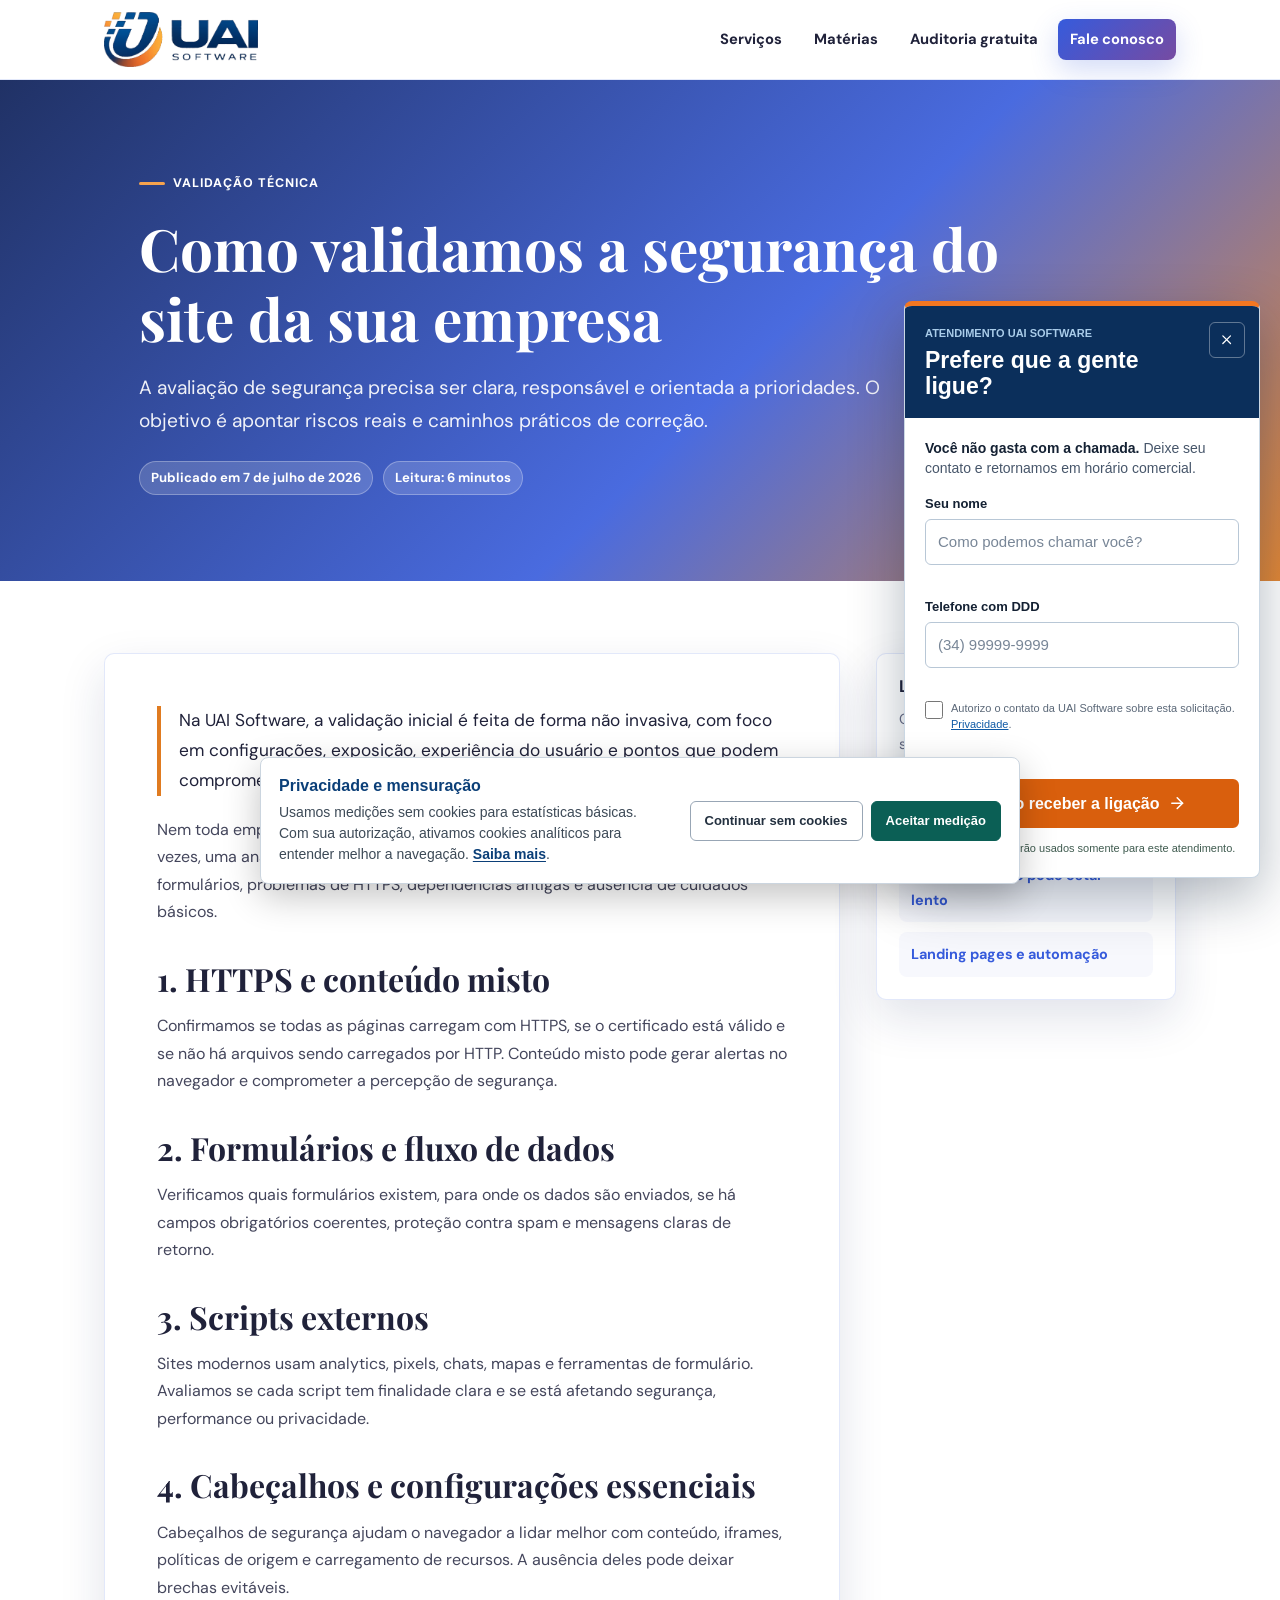
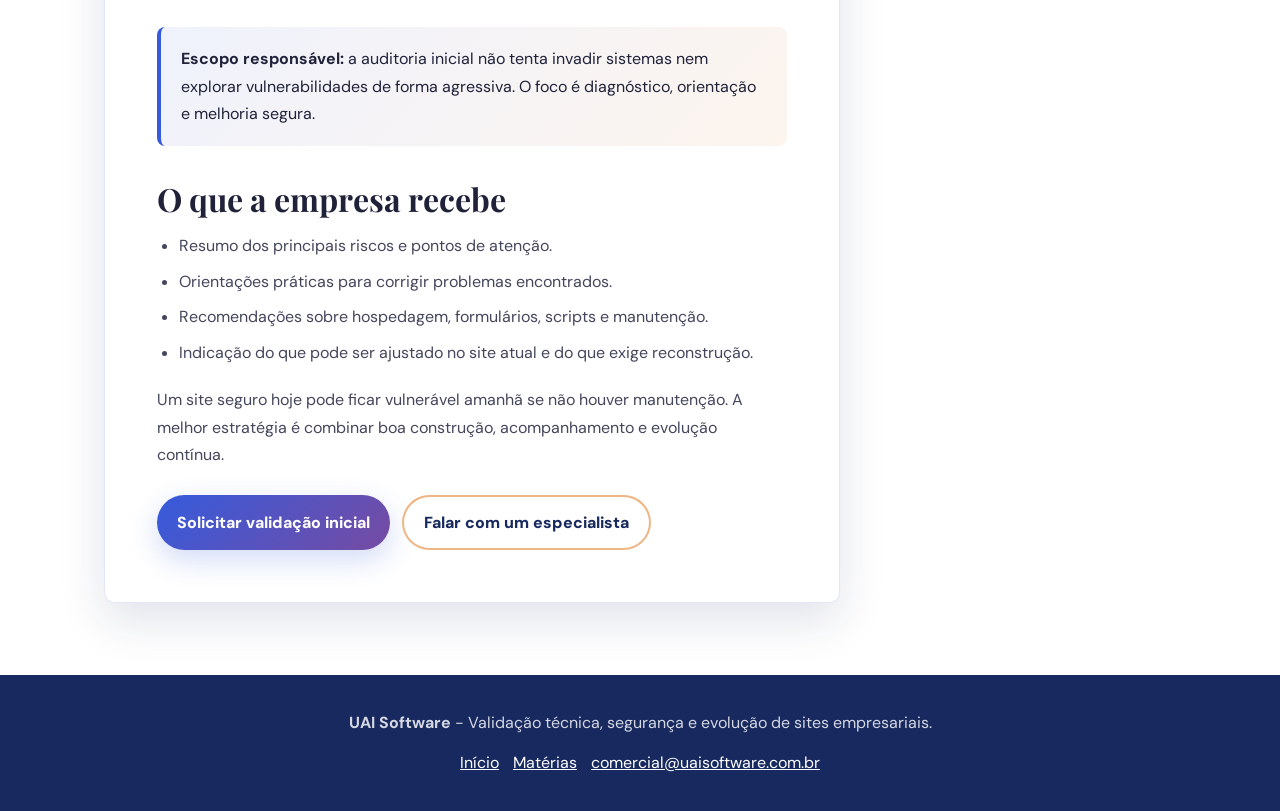
<file: materias/como-validamos-a-seguranca-do-site-da-sua-empresa.html>
<!DOCTYPE html>
<html lang="pt-BR" prefix="og: https://ogp.me/ns#">
<head><meta charset="UTF-8"><meta name="viewport" content="width=device-width, initial-scale=1.0"><title>Como validamos a segurança do site da sua empresa | UAI Software</title><meta name="description" content="Conheça como a UAI Software avalia segurança de sites: HTTPS, formulários, exposição de dados, scripts, headers e prioridades de correção."><meta name="robots" content="index, follow, max-snippet:-1, max-image-preview:large"><link rel="canonical" href="https://uaisoftware.com.br/materias/como-validamos-a-seguranca-do-site-da-sua-empresa.html"><meta property="og:type" content="article"><meta property="og:site_name" content="UAI Software"><meta property="og:title" content="Como validamos a segurança do site da sua empresa"><meta property="og:description" content="Uma avaliação responsável para entender riscos e priorizar melhorias no site da empresa."><meta property="og:url" content="https://uaisoftware.com.br/materias/como-validamos-a-seguranca-do-site-da-sua-empresa.html"><meta property="og:image" content="https://uaisoftware.com.br/assets/uai-software-logo.webp"><link rel="preconnect" href="https://fonts.googleapis.com"><link rel="preconnect" href="https://fonts.gstatic.com" crossorigin><link href="https://fonts.googleapis.com/css2?family=DM+Sans:wght@400;500;700;800&family=Playfair+Display:wght@700&display=swap" rel="stylesheet"><link rel="stylesheet" href="materias.css"><link rel="stylesheet" href="/assets/analytics.css?v=20260724-1"><script src="/assets/analytics.js?v=20260904-1"></script><script type="application/ld+json">{"@context":"https://schema.org","@type":"Article","headline":"Como validamos a segurança do site da sua empresa","datePublished":"2026-07-07","dateModified":"2026-07-07","author":{"@type":"Organization","name":"UAI Software"},"publisher":{"@type":"Organization","name":"UAI Software","logo":{"@type":"ImageObject","url":"https://uaisoftware.com.br/assets/uai-software-logo.webp"}},"mainEntityOfPage":"https://uaisoftware.com.br/materias/como-validamos-a-seguranca-do-site-da-sua-empresa.html"}</script>    <link rel="stylesheet" href="/assets/callback-widget.css?v=20261109-1">
</head>
<body><header class="site-header"><nav class="nav"><a class="brand" href="../index.html"><img src="../assets/uai-software-logo.webp" alt="UAI Software" width="154" height="56"></a><ul class="nav-links"><li><a href="../index.html#servicos">Serviços</a></li><li><a href="index.html">Matérias</a></li><li><a href="../auditoria.html">Auditoria gratuita</a></li><li><a class="nav-cta" href="../index.html#contato">Fale conosco</a></li></ul></nav></header><main><section class="hero"><div class="hero-inner"><span class="kicker">Validação técnica</span><h1>Como validamos a segurança do site da sua empresa</h1><p>A avaliação de segurança precisa ser clara, responsável e orientada a prioridades. O objetivo é apontar riscos reais e caminhos práticos de correção.</p><div class="article-meta"><span>Publicado em 7 de julho de 2026</span><span>Leitura: 6 minutos</span></div></div></section><section class="wrap article-layout"><article class="article-card article-content"><p class="lead">Na UAI Software, a validação inicial é feita de forma não invasiva, com foco em configurações, exposição, experiência do usuário e pontos que podem comprometer confiança ou funcionamento.</p><p>Nem toda empresa precisa começar com um teste de invasão completo. Muitas vezes, uma análise técnica bem feita já revela falhas de configuração, riscos em formulários, problemas de HTTPS, dependências antigas e ausência de cuidados básicos.</p><h2>1. HTTPS e conteúdo misto</h2><p>Confirmamos se todas as páginas carregam com HTTPS, se o certificado está válido e se não há arquivos sendo carregados por HTTP. Conteúdo misto pode gerar alertas no navegador e comprometer a percepção de segurança.</p><h2>2. Formulários e fluxo de dados</h2><p>Verificamos quais formulários existem, para onde os dados são enviados, se há campos obrigatórios coerentes, proteção contra spam e mensagens claras de retorno.</p><h2>3. Scripts externos</h2><p>Sites modernos usam analytics, pixels, chats, mapas e ferramentas de formulário. Avaliamos se cada script tem finalidade clara e se está afetando segurança, performance ou privacidade.</p><h2>4. Cabeçalhos e configurações essenciais</h2><p>Cabeçalhos de segurança ajudam o navegador a lidar melhor com conteúdo, iframes, políticas de origem e carregamento de recursos. A ausência deles pode deixar brechas evitáveis.</p><div class="note"><strong>Escopo responsável:</strong> a auditoria inicial não tenta invadir sistemas nem explorar vulnerabilidades de forma agressiva. O foco é diagnóstico, orientação e melhoria segura.</div><h2>O que a empresa recebe</h2><ul><li>Resumo dos principais riscos e pontos de atenção.</li><li>Orientações práticas para corrigir problemas encontrados.</li><li>Recomendações sobre hospedagem, formulários, scripts e manutenção.</li><li>Indicação do que pode ser ajustado no site atual e do que exige reconstrução.</li></ul><p>Um site seguro hoje pode ficar vulnerável amanhã se não houver manutenção. A melhor estratégia é combinar boa construção, acompanhamento e evolução contínua.</p><div class="button-row"><a class="button-primary" href="../auditoria.html">Solicitar validação inicial</a><a class="button-secondary" href="../index.html#contato">Falar com um especialista</a></div></article><aside class="side-card"><h2>Leia também</h2><p>Outros temas que influenciam segurança e resultado.</p><ul><li><a href="por-que-seu-site-nao-parece-seguro.html">Por que seu site pode não estar seguro</a></li><li><a href="por-que-seu-site-pode-estar-lento.html">Por que seu site pode estar lento</a></li><li><a href="landing-pages-e-automacao-para-gerar-leads.html">Landing pages e automação</a></li></ul></aside></section></main><footer class="site-footer"><div class="wrap"><p><strong>UAI Software</strong> - Validação técnica, segurança e evolução de sites empresariais.</p><div class="footer-links"><a href="../index.html">Início</a><a href="index.html">Matérias</a><a href="mailto:comercial@uaisoftware.com.br">comercial@uaisoftware.com.br</a></div></div></footer>    <script src="/assets/callback-widget.js?v=20261109-2" defer></script>
</body></html>
</file>
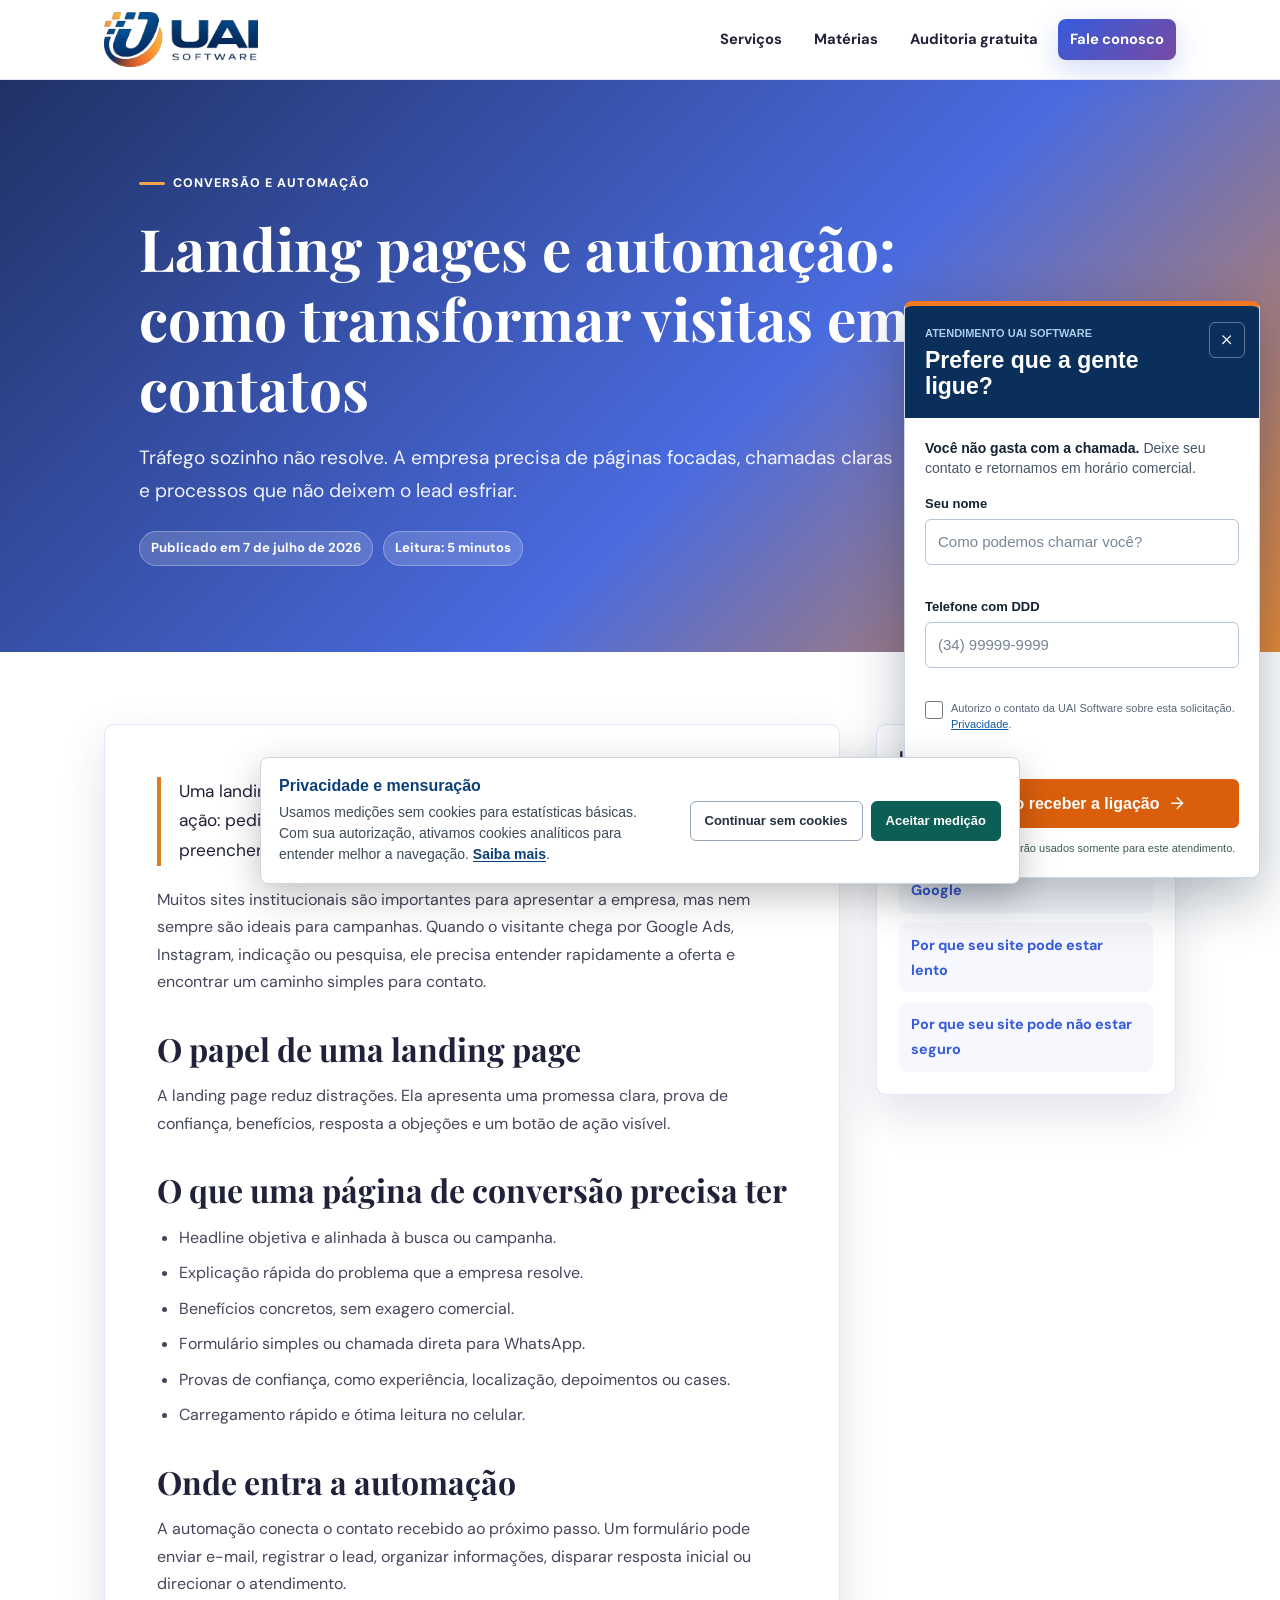
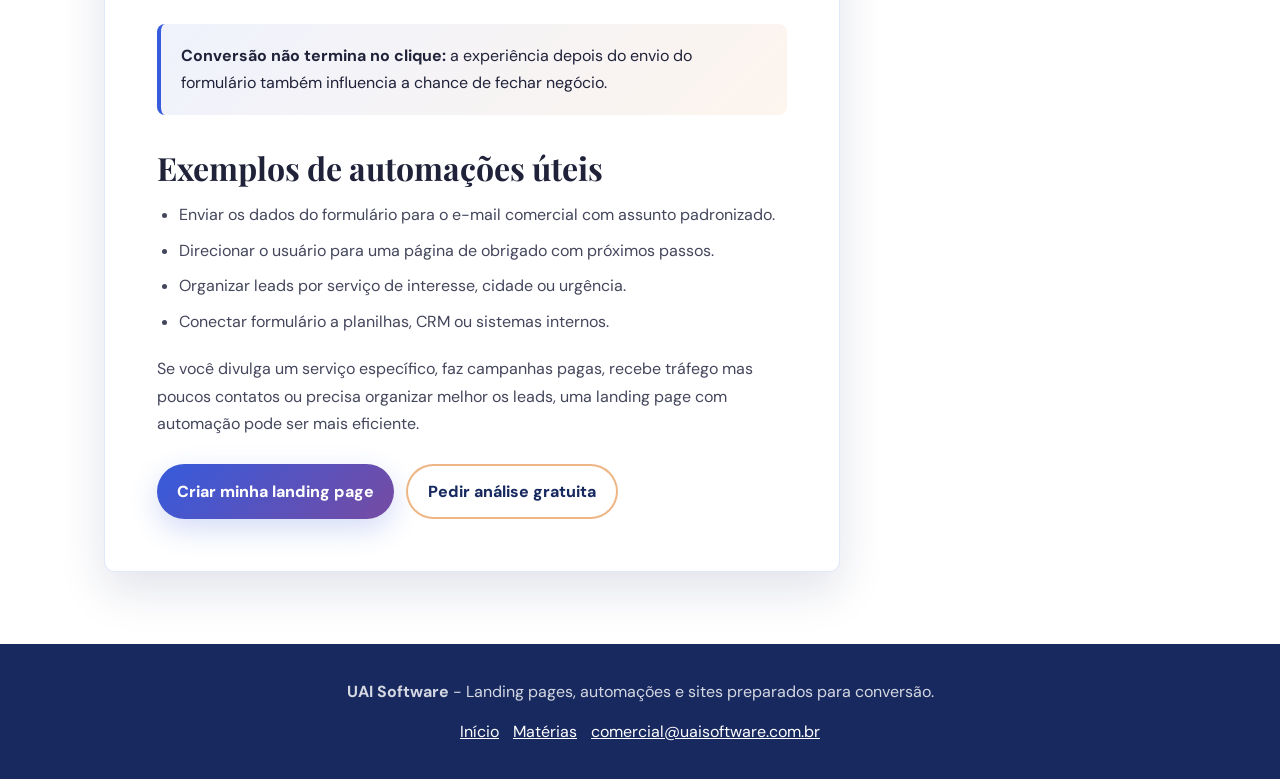
<file: materias/landing-pages-e-automacao-para-gerar-leads.html>
<!DOCTYPE html>
<html lang="pt-BR" prefix="og: https://ogp.me/ns#">
<head><meta charset="UTF-8"><meta name="viewport" content="width=device-width, initial-scale=1.0"><title>Landing pages e automação para gerar leads | UAI Software</title><meta name="description" content="Veja como landing pages, formulários, WhatsApp e automação digital ajudam sua empresa a transformar visitas em contatos comerciais."><meta name="robots" content="index, follow, max-snippet:-1, max-image-preview:large"><link rel="canonical" href="https://uaisoftware.com.br/materias/landing-pages-e-automacao-para-gerar-leads.html"><meta property="og:type" content="article"><meta property="og:site_name" content="UAI Software"><meta property="og:title" content="Landing pages e automação para gerar leads"><meta property="og:description" content="Como páginas focadas e fluxos automáticos reduzem perda de oportunidades comerciais."><meta property="og:url" content="https://uaisoftware.com.br/materias/landing-pages-e-automacao-para-gerar-leads.html"><meta property="og:image" content="https://uaisoftware.com.br/assets/uai-software-logo.webp"><link rel="preconnect" href="https://fonts.googleapis.com"><link rel="preconnect" href="https://fonts.gstatic.com" crossorigin><link href="https://fonts.googleapis.com/css2?family=DM+Sans:wght@400;500;700;800&family=Playfair+Display:wght@700&display=swap" rel="stylesheet"><link rel="stylesheet" href="materias.css"><link rel="stylesheet" href="/assets/analytics.css?v=20260724-1"><script src="/assets/analytics.js?v=20260904-1"></script><script type="application/ld+json">{"@context":"https://schema.org","@type":"Article","headline":"Landing pages e automação para gerar leads","datePublished":"2026-07-07","dateModified":"2026-07-07","author":{"@type":"Organization","name":"UAI Software"},"publisher":{"@type":"Organization","name":"UAI Software","logo":{"@type":"ImageObject","url":"https://uaisoftware.com.br/assets/uai-software-logo.webp"}},"mainEntityOfPage":"https://uaisoftware.com.br/materias/landing-pages-e-automacao-para-gerar-leads.html"}</script>    <link rel="stylesheet" href="/assets/callback-widget.css?v=20261109-1">
</head>
<body><header class="site-header"><nav class="nav"><a class="brand" href="../index.html"><img src="../assets/uai-software-logo.webp" alt="UAI Software" width="154" height="56"></a><ul class="nav-links"><li><a href="../index.html#servicos">Serviços</a></li><li><a href="index.html">Matérias</a></li><li><a href="../auditoria.html">Auditoria gratuita</a></li><li><a class="nav-cta" href="../index.html#contato">Fale conosco</a></li></ul></nav></header><main><section class="hero"><div class="hero-inner"><span class="kicker">Conversão e automação</span><h1>Landing pages e automação: como transformar visitas em contatos</h1><p>Tráfego sozinho não resolve. A empresa precisa de páginas focadas, chamadas claras e processos que não deixem o lead esfriar.</p><div class="article-meta"><span>Publicado em 7 de julho de 2026</span><span>Leitura: 5 minutos</span></div></div></section><section class="wrap article-layout"><article class="article-card article-content"><p class="lead">Uma landing page bem planejada concentra a atenção do visitante em uma ação: pedir orçamento, chamar no WhatsApp, baixar um material ou preencher um briefing.</p><p>Muitos sites institucionais são importantes para apresentar a empresa, mas nem sempre são ideais para campanhas. Quando o visitante chega por Google Ads, Instagram, indicação ou pesquisa, ele precisa entender rapidamente a oferta e encontrar um caminho simples para contato.</p><h2>O papel de uma landing page</h2><p>A landing page reduz distrações. Ela apresenta uma promessa clara, prova de confiança, benefícios, resposta a objeções e um botão de ação visível.</p><h2>O que uma página de conversão precisa ter</h2><ul><li>Headline objetiva e alinhada à busca ou campanha.</li><li>Explicação rápida do problema que a empresa resolve.</li><li>Benefícios concretos, sem exagero comercial.</li><li>Formulário simples ou chamada direta para WhatsApp.</li><li>Provas de confiança, como experiência, localização, depoimentos ou cases.</li><li>Carregamento rápido e ótima leitura no celular.</li></ul><h2>Onde entra a automação</h2><p>A automação conecta o contato recebido ao próximo passo. Um formulário pode enviar e-mail, registrar o lead, organizar informações, disparar resposta inicial ou direcionar o atendimento.</p><div class="note"><strong>Conversão não termina no clique:</strong> a experiência depois do envio do formulário também influencia a chance de fechar negócio.</div><h2>Exemplos de automações úteis</h2><ul><li>Enviar os dados do formulário para o e-mail comercial com assunto padronizado.</li><li>Direcionar o usuário para uma página de obrigado com próximos passos.</li><li>Organizar leads por serviço de interesse, cidade ou urgência.</li><li>Conectar formulário a planilhas, CRM ou sistemas internos.</li></ul><p>Se você divulga um serviço específico, faz campanhas pagas, recebe tráfego mas poucos contatos ou precisa organizar melhor os leads, uma landing page com automação pode ser mais eficiente.</p><div class="button-row"><a class="button-primary" href="../index.html#contato">Criar minha landing page</a><a class="button-secondary" href="../auditoria.html">Pedir análise gratuita</a></div></article><aside class="side-card"><h2>Leia também</h2><p>Antes de investir em tráfego, fortaleça a base.</p><ul><li><a href="seo-tecnico-para-aparecer-no-google.html">SEO técnico para aparecer no Google</a></li><li><a href="por-que-seu-site-pode-estar-lento.html">Por que seu site pode estar lento</a></li><li><a href="por-que-seu-site-nao-parece-seguro.html">Por que seu site pode não estar seguro</a></li></ul></aside></section></main><footer class="site-footer"><div class="wrap"><p><strong>UAI Software</strong> - Landing pages, automações e sites preparados para conversão.</p><div class="footer-links"><a href="../index.html">Início</a><a href="index.html">Matérias</a><a href="mailto:comercial@uaisoftware.com.br">comercial@uaisoftware.com.br</a></div></div></footer>    <script src="/assets/callback-widget.js?v=20261109-2" defer></script>
</body></html>
</file>
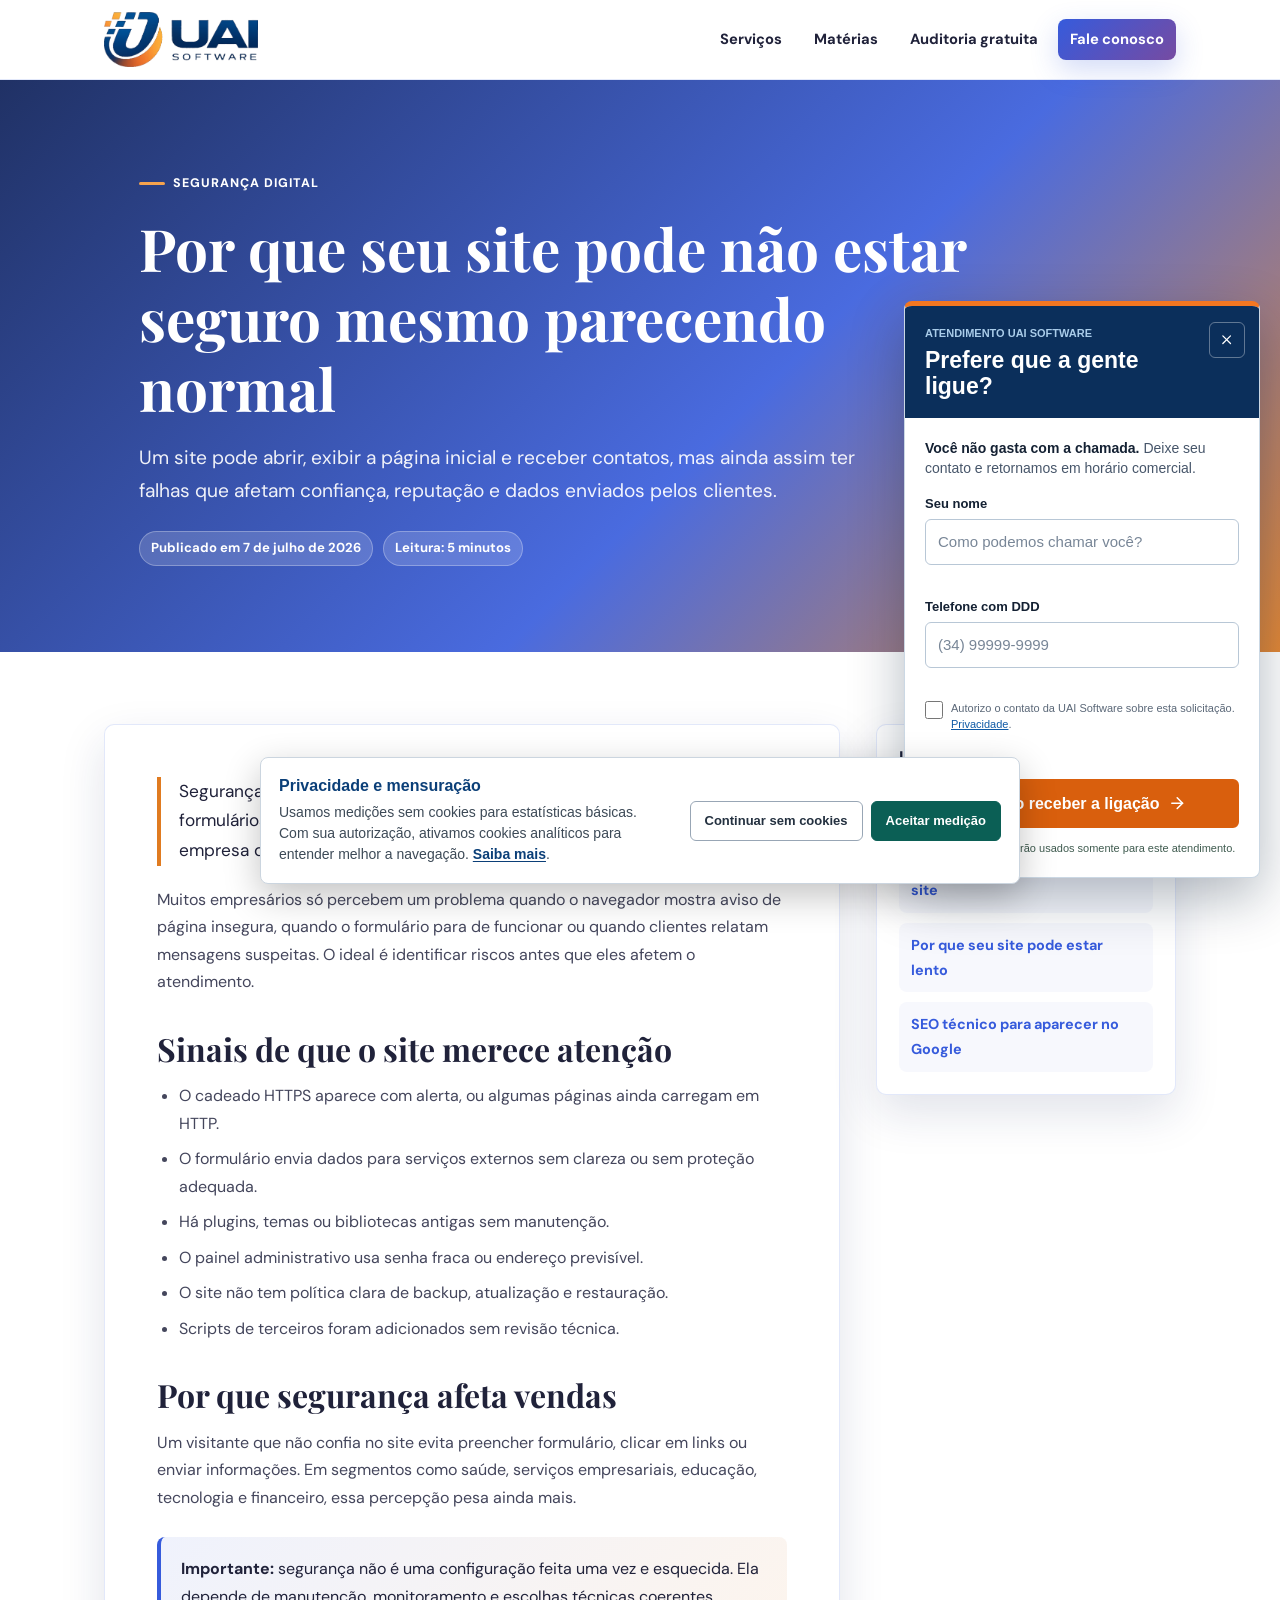
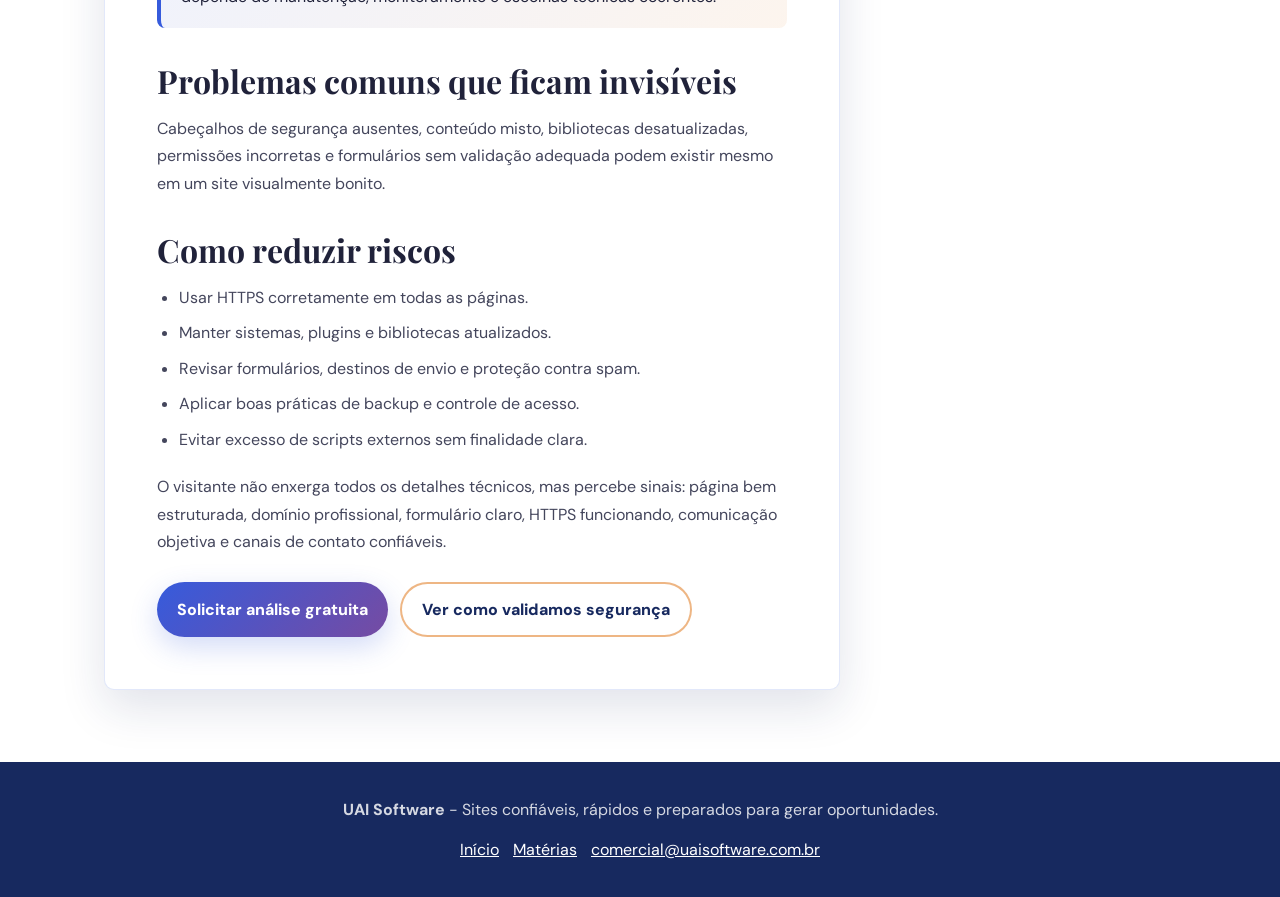
<file: materias/por-que-seu-site-nao-parece-seguro.html>
<!DOCTYPE html>
<html lang="pt-BR" prefix="og: https://ogp.me/ns#">
<head><meta charset="UTF-8"><meta name="viewport" content="width=device-width, initial-scale=1.0"><title>Por que seu site pode não estar seguro | UAI Software</title><meta name="description" content="Seu site parece normal, mas pode ter falhas de segurança. Entenda sinais de risco, impactos na confiança e cuidados essenciais."><meta name="robots" content="index, follow, max-snippet:-1, max-image-preview:large"><link rel="canonical" href="https://uaisoftware.com.br/materias/por-que-seu-site-nao-parece-seguro.html"><meta property="og:type" content="article"><meta property="og:site_name" content="UAI Software"><meta property="og:title" content="Por que seu site pode não estar seguro"><meta property="og:description" content="Falhas invisíveis podem prejudicar confiança, SEO e captação de clientes."><meta property="og:url" content="https://uaisoftware.com.br/materias/por-que-seu-site-nao-parece-seguro.html"><meta property="og:image" content="https://uaisoftware.com.br/assets/uai-software-logo.webp"><link rel="preconnect" href="https://fonts.googleapis.com"><link rel="preconnect" href="https://fonts.gstatic.com" crossorigin><link href="https://fonts.googleapis.com/css2?family=DM+Sans:wght@400;500;700;800&family=Playfair+Display:wght@700&display=swap" rel="stylesheet"><link rel="stylesheet" href="materias.css"><link rel="stylesheet" href="/assets/analytics.css?v=20260724-1"><script src="/assets/analytics.js?v=20260904-1"></script><script type="application/ld+json">{"@context":"https://schema.org","@type":"Article","headline":"Por que seu site pode não estar seguro","datePublished":"2026-07-07","dateModified":"2026-07-07","author":{"@type":"Organization","name":"UAI Software"},"publisher":{"@type":"Organization","name":"UAI Software","logo":{"@type":"ImageObject","url":"https://uaisoftware.com.br/assets/uai-software-logo.webp"}},"mainEntityOfPage":"https://uaisoftware.com.br/materias/por-que-seu-site-nao-parece-seguro.html"}</script>    <link rel="stylesheet" href="/assets/callback-widget.css?v=20261109-1">
</head>
<body><header class="site-header"><nav class="nav"><a class="brand" href="../index.html"><img src="../assets/uai-software-logo.webp" alt="UAI Software" width="154" height="56"></a><ul class="nav-links"><li><a href="../index.html#servicos">Serviços</a></li><li><a href="index.html">Matérias</a></li><li><a href="../auditoria.html">Auditoria gratuita</a></li><li><a class="nav-cta" href="../index.html#contato">Fale conosco</a></li></ul></nav></header><main><section class="hero"><div class="hero-inner"><span class="kicker">Segurança digital</span><h1>Por que seu site pode não estar seguro mesmo parecendo normal</h1><p>Um site pode abrir, exibir a página inicial e receber contatos, mas ainda assim ter falhas que afetam confiança, reputação e dados enviados pelos clientes.</p><div class="article-meta"><span>Publicado em 7 de julho de 2026</span><span>Leitura: 5 minutos</span></div></div></section><section class="wrap article-layout"><article class="article-card article-content"><p class="lead">Segurança de site não é apenas evitar invasão. Também envolve proteger formulários, conexões, scripts, dados de contato e a credibilidade da empresa diante do visitante.</p><p>Muitos empresários só percebem um problema quando o navegador mostra aviso de página insegura, quando o formulário para de funcionar ou quando clientes relatam mensagens suspeitas. O ideal é identificar riscos antes que eles afetem o atendimento.</p><h2>Sinais de que o site merece atenção</h2><ul><li>O cadeado HTTPS aparece com alerta, ou algumas páginas ainda carregam em HTTP.</li><li>O formulário envia dados para serviços externos sem clareza ou sem proteção adequada.</li><li>Há plugins, temas ou bibliotecas antigas sem manutenção.</li><li>O painel administrativo usa senha fraca ou endereço previsível.</li><li>O site não tem política clara de backup, atualização e restauração.</li><li>Scripts de terceiros foram adicionados sem revisão técnica.</li></ul><h2>Por que segurança afeta vendas</h2><p>Um visitante que não confia no site evita preencher formulário, clicar em links ou enviar informações. Em segmentos como saúde, serviços empresariais, educação, tecnologia e financeiro, essa percepção pesa ainda mais.</p><div class="note"><strong>Importante:</strong> segurança não é uma configuração feita uma vez e esquecida. Ela depende de manutenção, monitoramento e escolhas técnicas coerentes.</div><h2>Problemas comuns que ficam invisíveis</h2><p>Cabeçalhos de segurança ausentes, conteúdo misto, bibliotecas desatualizadas, permissões incorretas e formulários sem validação adequada podem existir mesmo em um site visualmente bonito.</p><h2>Como reduzir riscos</h2><ul><li>Usar HTTPS corretamente em todas as páginas.</li><li>Manter sistemas, plugins e bibliotecas atualizados.</li><li>Revisar formulários, destinos de envio e proteção contra spam.</li><li>Aplicar boas práticas de backup e controle de acesso.</li><li>Evitar excesso de scripts externos sem finalidade clara.</li></ul><p>O visitante não enxerga todos os detalhes técnicos, mas percebe sinais: página bem estruturada, domínio profissional, formulário claro, HTTPS funcionando, comunicação objetiva e canais de contato confiáveis.</p><div class="button-row"><a class="button-primary" href="../auditoria.html">Solicitar análise gratuita</a><a class="button-secondary" href="como-validamos-a-seguranca-do-site-da-sua-empresa.html">Ver como validamos segurança</a></div></article><aside class="side-card"><h2>Leia também</h2><p>Segurança, performance e SEO caminham juntos.</p><ul><li><a href="como-validamos-a-seguranca-do-site-da-sua-empresa.html">Como validamos a segurança do site</a></li><li><a href="por-que-seu-site-pode-estar-lento.html">Por que seu site pode estar lento</a></li><li><a href="seo-tecnico-para-aparecer-no-google.html">SEO técnico para aparecer no Google</a></li></ul></aside></section></main><footer class="site-footer"><div class="wrap"><p><strong>UAI Software</strong> - Sites confiáveis, rápidos e preparados para gerar oportunidades.</p><div class="footer-links"><a href="../index.html">Início</a><a href="index.html">Matérias</a><a href="mailto:comercial@uaisoftware.com.br">comercial@uaisoftware.com.br</a></div></div></footer>    <script src="/assets/callback-widget.js?v=20261109-2" defer></script>
</body></html>
</file>
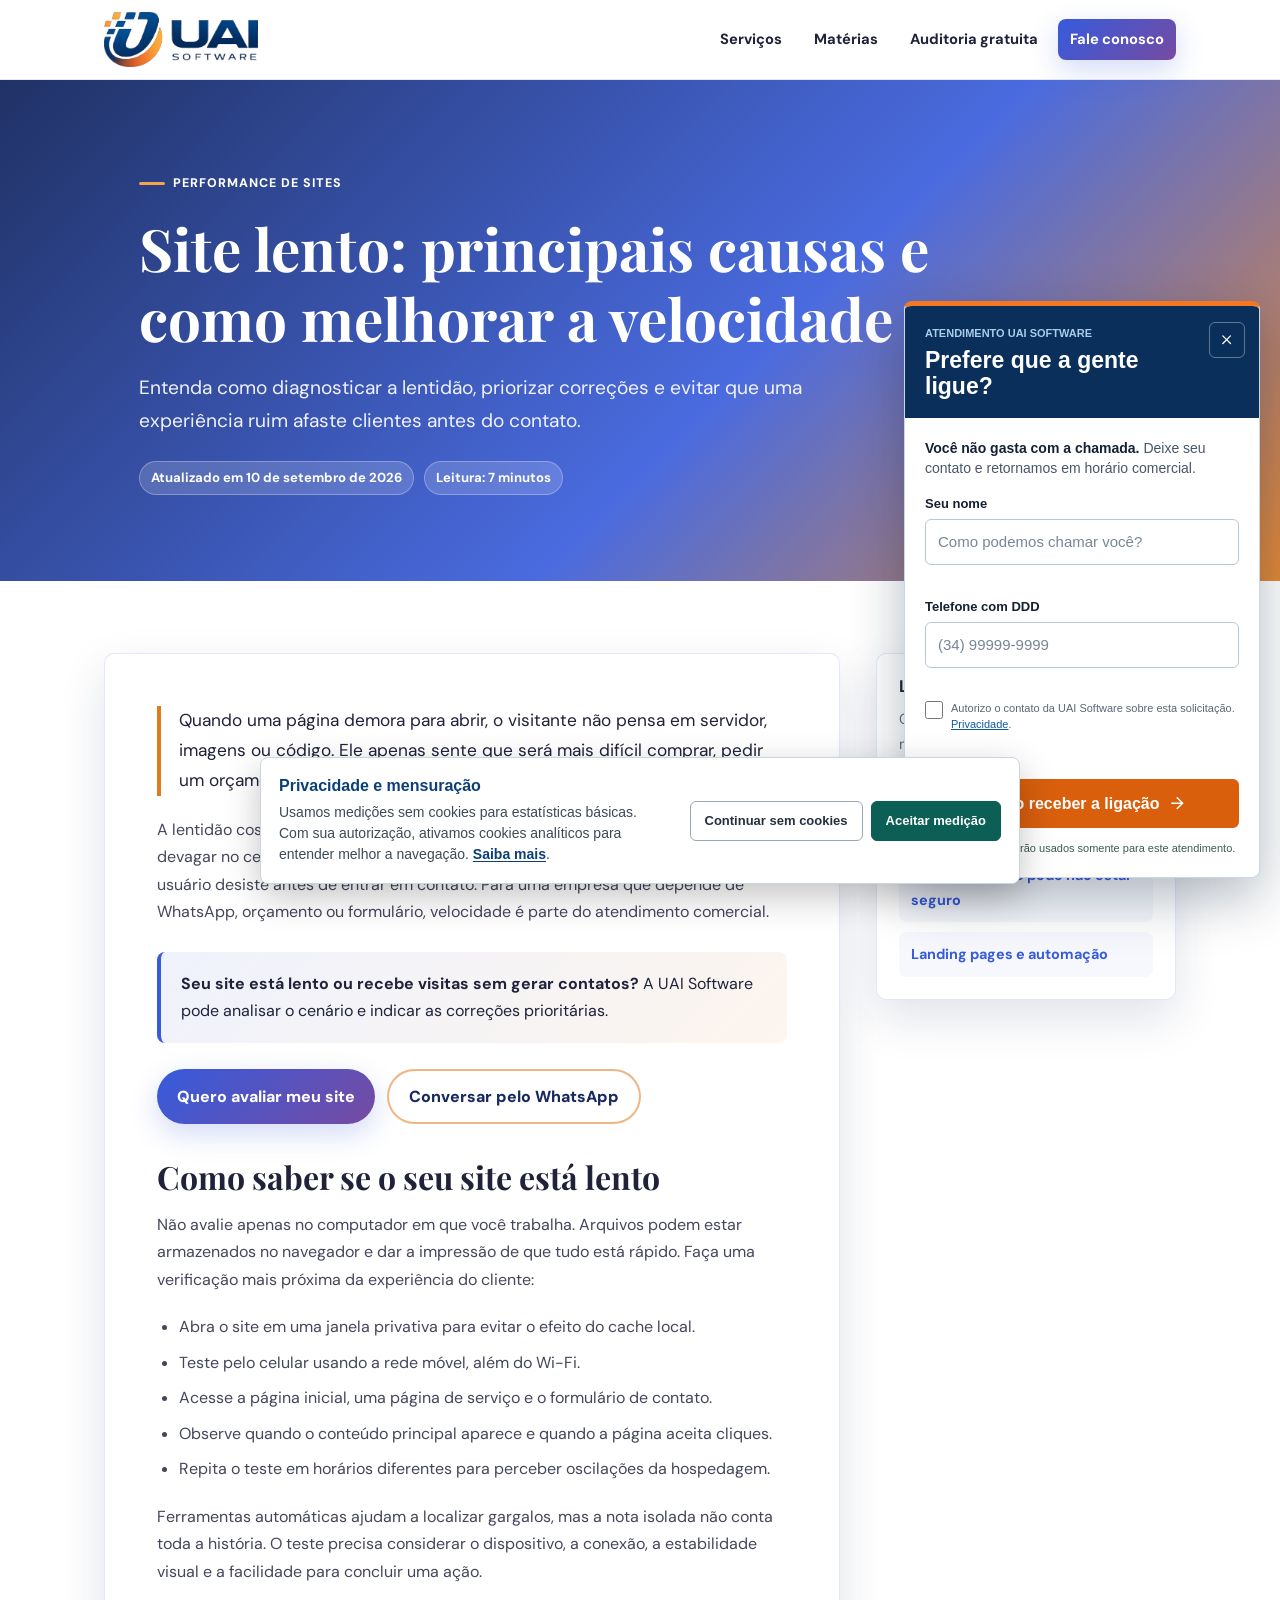
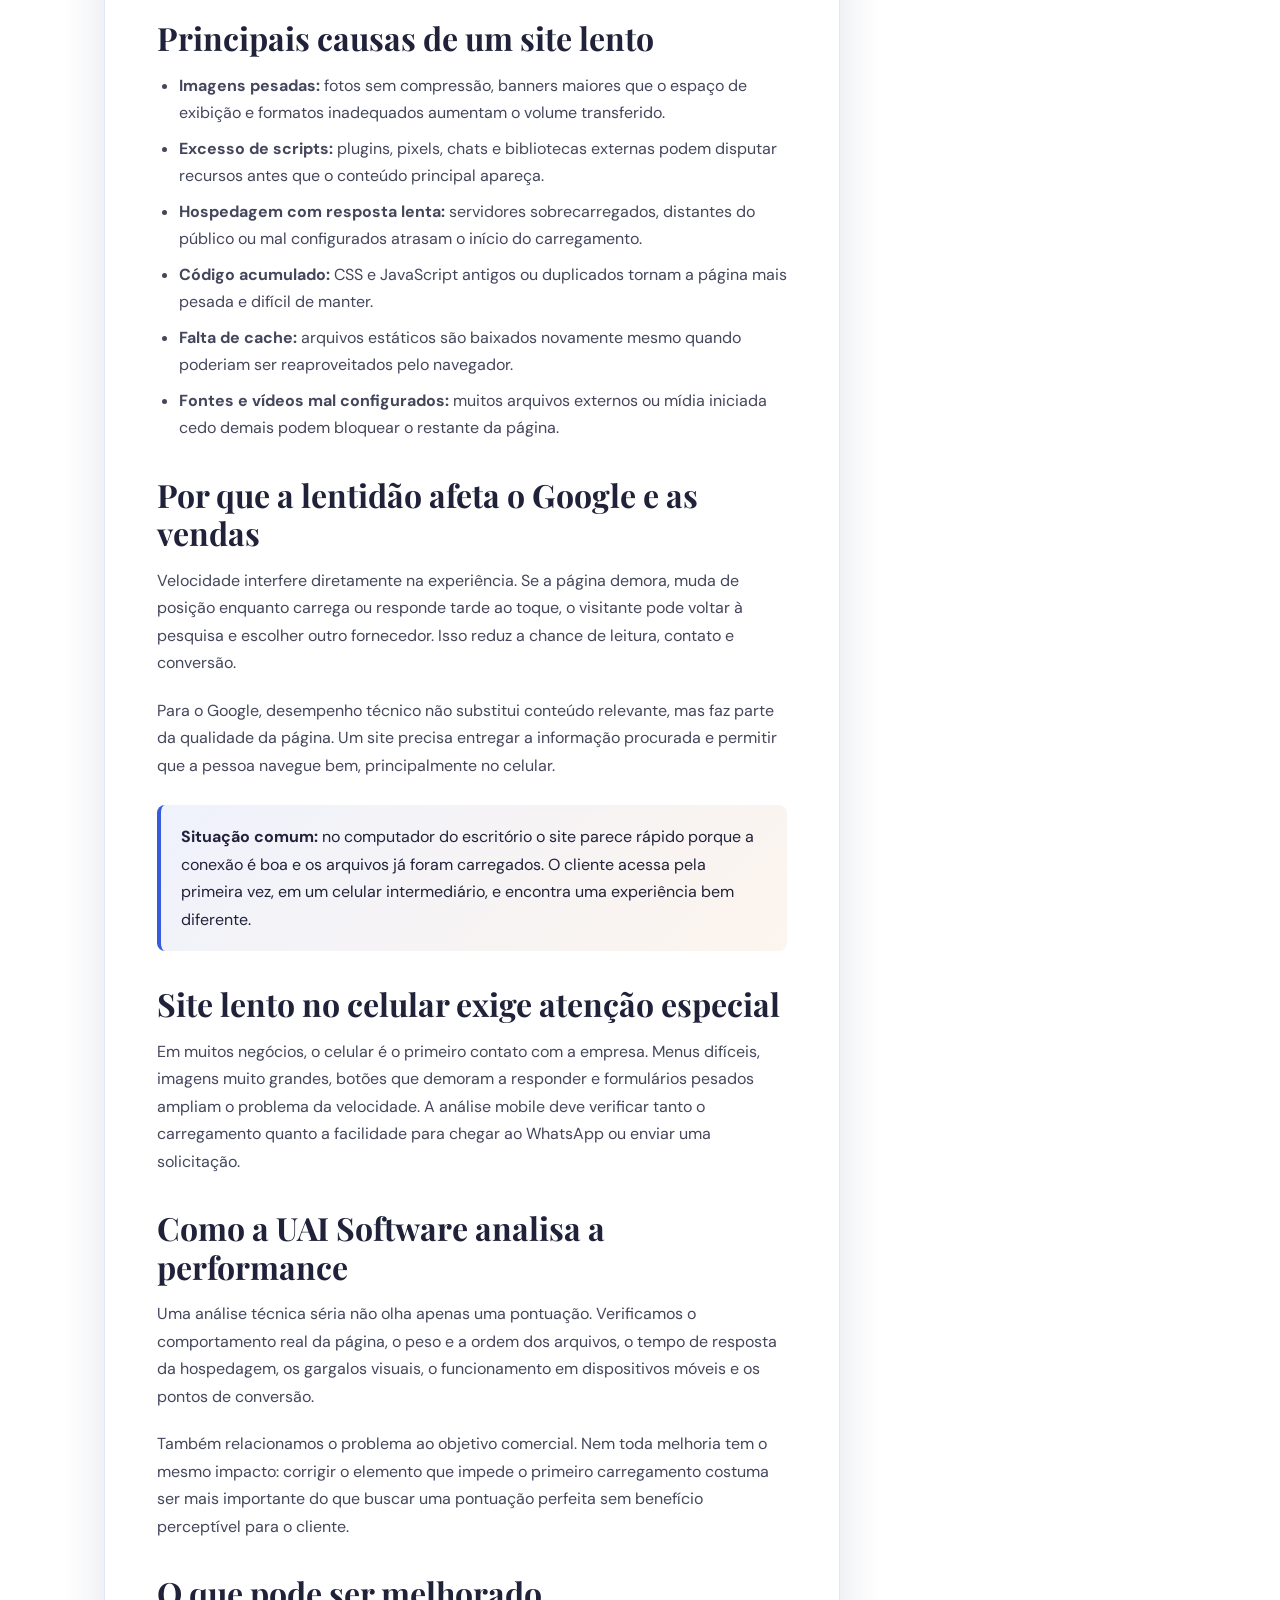
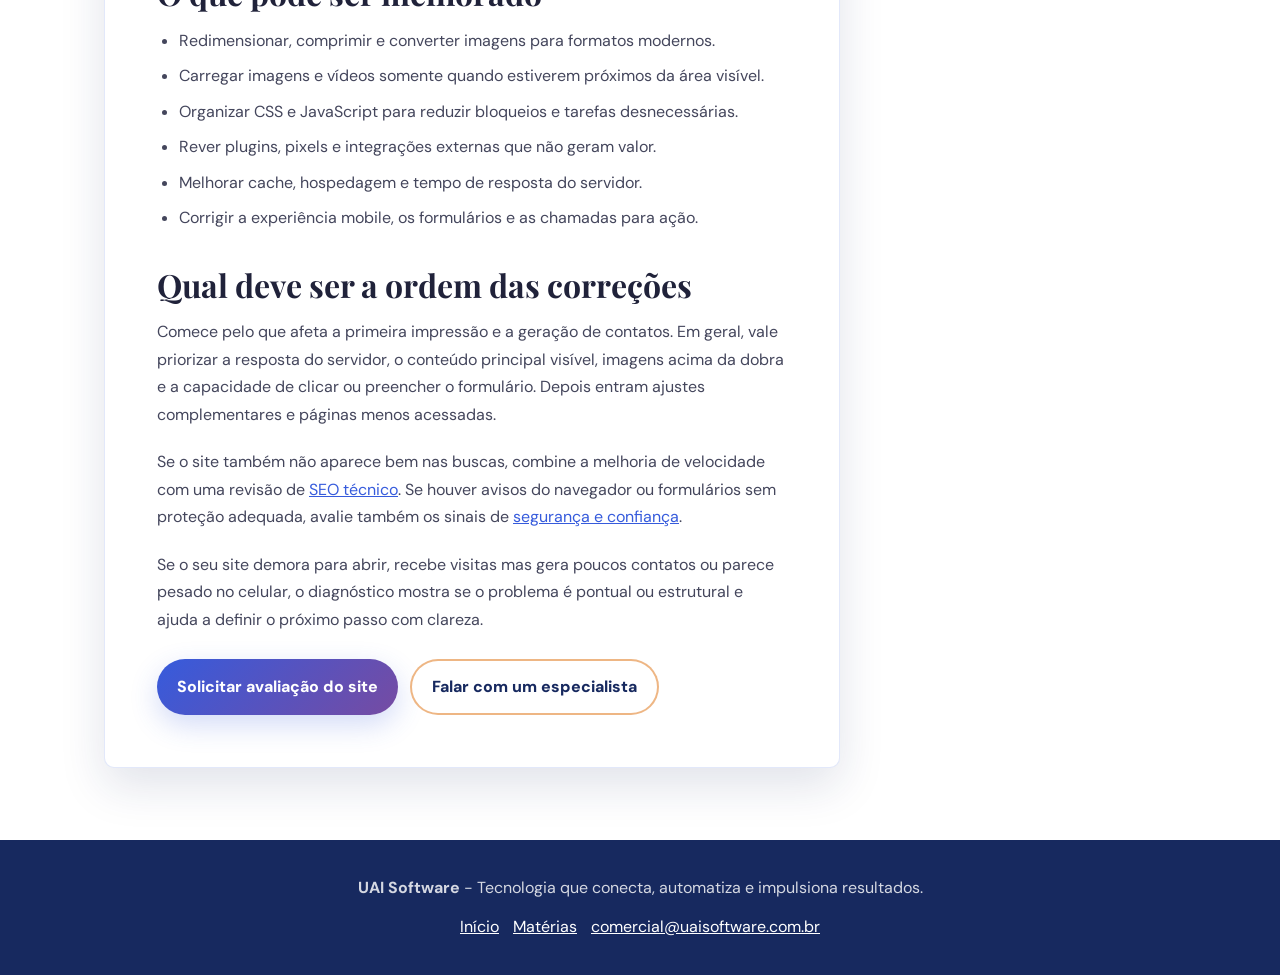
<file: materias/por-que-seu-site-pode-estar-lento.html>
<!DOCTYPE html>
<html lang="pt-BR" prefix="og: https://ogp.me/ns#">
<head>
    <meta charset="UTF-8">
    <meta name="viewport" content="width=device-width, initial-scale=1.0">
    <title>Site lento? Veja as causas e como melhorar | UAI Software</title>
    <meta name="description" content="Seu site está lento? Aprenda a identificar as causas, entenda o impacto em clientes e veja como melhorar velocidade, experiência e conversão.">
    <meta name="robots" content="index, follow, max-snippet:-1, max-image-preview:large">
    <link rel="canonical" href="https://uaisoftware.com.br/materias/por-que-seu-site-pode-estar-lento.html">
    <meta property="og:type" content="article">
    <meta property="og:site_name" content="UAI Software">
    <meta property="og:title" content="Site lento? Veja as causas e como melhorar">
    <meta property="og:description" content="Um guia prático para identificar e corrigir a lentidão que afasta clientes do seu site.">
    <meta property="og:url" content="https://uaisoftware.com.br/materias/por-que-seu-site-pode-estar-lento.html">
    <meta property="og:image" content="https://uaisoftware.com.br/assets/uai-software-logo.webp">
    <link rel="preconnect" href="https://fonts.googleapis.com">
    <link rel="preconnect" href="https://fonts.gstatic.com" crossorigin>
    <link href="https://fonts.googleapis.com/css2?family=DM+Sans:wght@400;500;700;800&family=Playfair+Display:wght@700&display=swap" rel="stylesheet">
    <link rel="stylesheet" href="materias.css">
    <link rel="stylesheet" href="/assets/analytics.css?v=20260724-1">
    <script src="/assets/analytics.js?v=20260904-1"></script>
    <script type="application/ld+json">
        {
            "@context": "https://schema.org",
            "@type": "Article",
            "headline": "Site lento? Veja as causas e como melhorar",
            "datePublished": "2026-07-07",
            "dateModified": "2026-09-10",
            "author": {"@type": "Organization", "name": "UAI Software"},
            "publisher": {
                "@type": "Organization",
                "name": "UAI Software",
                "logo": {"@type": "ImageObject", "url": "https://uaisoftware.com.br/assets/uai-software-logo.webp"}
            },
            "mainEntityOfPage": "https://uaisoftware.com.br/materias/por-que-seu-site-pode-estar-lento.html"
        }
    </script>
    <link rel="stylesheet" href="/assets/callback-widget.css?v=20261109-1">
</head>
<body>
    <header class="site-header">
        <nav class="nav">
            <a class="brand" href="../index.html"><img src="../assets/uai-software-logo.webp" alt="UAI Software" width="154" height="56"></a>
            <ul class="nav-links">
                <li><a href="../index.html#solucoes">Serviços</a></li>
                <li><a href="index.html">Matérias</a></li>
                <li><a href="../auditoria.html">Auditoria gratuita</a></li>
                <li><a class="nav-cta" href="../index.html#auditoria">Fale conosco</a></li>
            </ul>
        </nav>
    </header>

    <main>
        <section class="hero">
            <div class="hero-inner">
                <span class="kicker">Performance de sites</span>
                <h1>Site lento: principais causas e como melhorar a velocidade</h1>
                <p>Entenda como diagnosticar a lentidão, priorizar correções e evitar que uma experiência ruim afaste clientes antes do contato.</p>
                <div class="article-meta">
                    <span>Atualizado em 10 de setembro de 2026</span>
                    <span>Leitura: 7 minutos</span>
                </div>
            </div>
        </section>

        <section class="wrap article-layout">
            <article class="article-card article-content">
                <p class="lead">Quando uma página demora para abrir, o visitante não pensa em servidor, imagens ou código. Ele apenas sente que será mais difícil comprar, pedir um orçamento ou confiar naquela empresa.</p>

                <p>A lentidão costuma aparecer aos poucos. Primeiro o site abre um pouco mais devagar no celular. Depois as imagens demoram, o formulário parece travar e o usuário desiste antes de entrar em contato. Para uma empresa que depende de WhatsApp, orçamento ou formulário, velocidade é parte do atendimento comercial.</p>

                <div class="note">
                    <strong>Seu site está lento ou recebe visitas sem gerar contatos?</strong>
                    A UAI Software pode analisar o cenário e indicar as correções prioritárias.
                </div>
                <div class="button-row">
                    <a class="button-primary" href="../?interesse=melhorar_site#auditoria" data-label="materia_site_lento_topo">Quero avaliar meu site</a>
                    <a class="button-secondary" href="https://wa.me/5534988977879?text=Ol%C3%A1%2C%20meu%20site%20est%C3%A1%20lento%20e%20quero%20entender%20como%20melhorar." target="_blank" rel="noopener noreferrer" data-label="materia_site_lento_topo_whatsapp">Conversar pelo WhatsApp</a>
                </div>

                <h2>Como saber se o seu site está lento</h2>
                <p>Não avalie apenas no computador em que você trabalha. Arquivos podem estar armazenados no navegador e dar a impressão de que tudo está rápido. Faça uma verificação mais próxima da experiência do cliente:</p>
                <ul>
                    <li>Abra o site em uma janela privativa para evitar o efeito do cache local.</li>
                    <li>Teste pelo celular usando a rede móvel, além do Wi-Fi.</li>
                    <li>Acesse a página inicial, uma página de serviço e o formulário de contato.</li>
                    <li>Observe quando o conteúdo principal aparece e quando a página aceita cliques.</li>
                    <li>Repita o teste em horários diferentes para perceber oscilações da hospedagem.</li>
                </ul>
                <p>Ferramentas automáticas ajudam a localizar gargalos, mas a nota isolada não conta toda a história. O teste precisa considerar o dispositivo, a conexão, a estabilidade visual e a facilidade para concluir uma ação.</p>

                <h2>Principais causas de um site lento</h2>
                <ul>
                    <li><strong>Imagens pesadas:</strong> fotos sem compressão, banners maiores que o espaço de exibição e formatos inadequados aumentam o volume transferido.</li>
                    <li><strong>Excesso de scripts:</strong> plugins, pixels, chats e bibliotecas externas podem disputar recursos antes que o conteúdo principal apareça.</li>
                    <li><strong>Hospedagem com resposta lenta:</strong> servidores sobrecarregados, distantes do público ou mal configurados atrasam o início do carregamento.</li>
                    <li><strong>Código acumulado:</strong> CSS e JavaScript antigos ou duplicados tornam a página mais pesada e difícil de manter.</li>
                    <li><strong>Falta de cache:</strong> arquivos estáticos são baixados novamente mesmo quando poderiam ser reaproveitados pelo navegador.</li>
                    <li><strong>Fontes e vídeos mal configurados:</strong> muitos arquivos externos ou mídia iniciada cedo demais podem bloquear o restante da página.</li>
                </ul>

                <h2>Por que a lentidão afeta o Google e as vendas</h2>
                <p>Velocidade interfere diretamente na experiência. Se a página demora, muda de posição enquanto carrega ou responde tarde ao toque, o visitante pode voltar à pesquisa e escolher outro fornecedor. Isso reduz a chance de leitura, contato e conversão.</p>
                <p>Para o Google, desempenho técnico não substitui conteúdo relevante, mas faz parte da qualidade da página. Um site precisa entregar a informação procurada e permitir que a pessoa navegue bem, principalmente no celular.</p>

                <div class="note"><strong>Situação comum:</strong> no computador do escritório o site parece rápido porque a conexão é boa e os arquivos já foram carregados. O cliente acessa pela primeira vez, em um celular intermediário, e encontra uma experiência bem diferente.</div>

                <h2>Site lento no celular exige atenção especial</h2>
                <p>Em muitos negócios, o celular é o primeiro contato com a empresa. Menus difíceis, imagens muito grandes, botões que demoram a responder e formulários pesados ampliam o problema da velocidade. A análise mobile deve verificar tanto o carregamento quanto a facilidade para chegar ao WhatsApp ou enviar uma solicitação.</p>

                <h2>Como a UAI Software analisa a performance</h2>
                <p>Uma análise técnica séria não olha apenas uma pontuação. Verificamos o comportamento real da página, o peso e a ordem dos arquivos, o tempo de resposta da hospedagem, os gargalos visuais, o funcionamento em dispositivos móveis e os pontos de conversão.</p>
                <p>Também relacionamos o problema ao objetivo comercial. Nem toda melhoria tem o mesmo impacto: corrigir o elemento que impede o primeiro carregamento costuma ser mais importante do que buscar uma pontuação perfeita sem benefício perceptível para o cliente.</p>

                <h2>O que pode ser melhorado</h2>
                <ul>
                    <li>Redimensionar, comprimir e converter imagens para formatos modernos.</li>
                    <li>Carregar imagens e vídeos somente quando estiverem próximos da área visível.</li>
                    <li>Organizar CSS e JavaScript para reduzir bloqueios e tarefas desnecessárias.</li>
                    <li>Rever plugins, pixels e integrações externas que não geram valor.</li>
                    <li>Melhorar cache, hospedagem e tempo de resposta do servidor.</li>
                    <li>Corrigir a experiência mobile, os formulários e as chamadas para ação.</li>
                </ul>

                <h2>Qual deve ser a ordem das correções</h2>
                <p>Comece pelo que afeta a primeira impressão e a geração de contatos. Em geral, vale priorizar a resposta do servidor, o conteúdo principal visível, imagens acima da dobra e a capacidade de clicar ou preencher o formulário. Depois entram ajustes complementares e páginas menos acessadas.</p>
                <p>Se o site também não aparece bem nas buscas, combine a melhoria de velocidade com uma revisão de <a href="seo-tecnico-para-aparecer-no-google.html">SEO técnico</a>. Se houver avisos do navegador ou formulários sem proteção adequada, avalie também os sinais de <a href="por-que-seu-site-nao-parece-seguro.html">segurança e confiança</a>.</p>

                <p>Se o seu site demora para abrir, recebe visitas mas gera poucos contatos ou parece pesado no celular, o diagnóstico mostra se o problema é pontual ou estrutural e ajuda a definir o próximo passo com clareza.</p>
                <div class="button-row">
                    <a class="button-primary" href="../?interesse=melhorar_site#auditoria" data-label="materia_site_lento_final">Solicitar avaliação do site</a>
                    <a class="button-secondary" href="https://wa.me/5534988977879?text=Ol%C3%A1%2C%20quero%20uma%20orienta%C3%A7%C3%A3o%20sobre%20a%20velocidade%20do%20meu%20site." target="_blank" rel="noopener noreferrer" data-label="materia_site_lento_final_whatsapp">Falar com um especialista</a>
                </div>
            </article>

            <aside class="side-card">
                <h2>Leia também</h2>
                <p>Conteúdos complementares para melhorar seu site.</p>
                <ul>
                    <li><a href="seo-tecnico-para-aparecer-no-google.html">SEO técnico para aparecer no Google</a></li>
                    <li><a href="por-que-seu-site-nao-parece-seguro.html">Por que seu site pode não estar seguro</a></li>
                    <li><a href="landing-pages-e-automacao-para-gerar-leads.html">Landing pages e automação</a></li>
                </ul>
            </aside>
        </section>
    </main>

    <footer class="site-footer">
        <div class="wrap">
            <p><strong>UAI Software</strong> - Tecnologia que conecta, automatiza e impulsiona resultados.</p>
            <div class="footer-links">
                <a href="../index.html">Início</a>
                <a href="index.html">Matérias</a>
                <a href="mailto:comercial@uaisoftware.com.br">comercial@uaisoftware.com.br</a>
            </div>
        </div>
    </footer>
    <script src="/assets/callback-widget.js?v=20261109-2" defer></script>
</body>
</html>
</file>
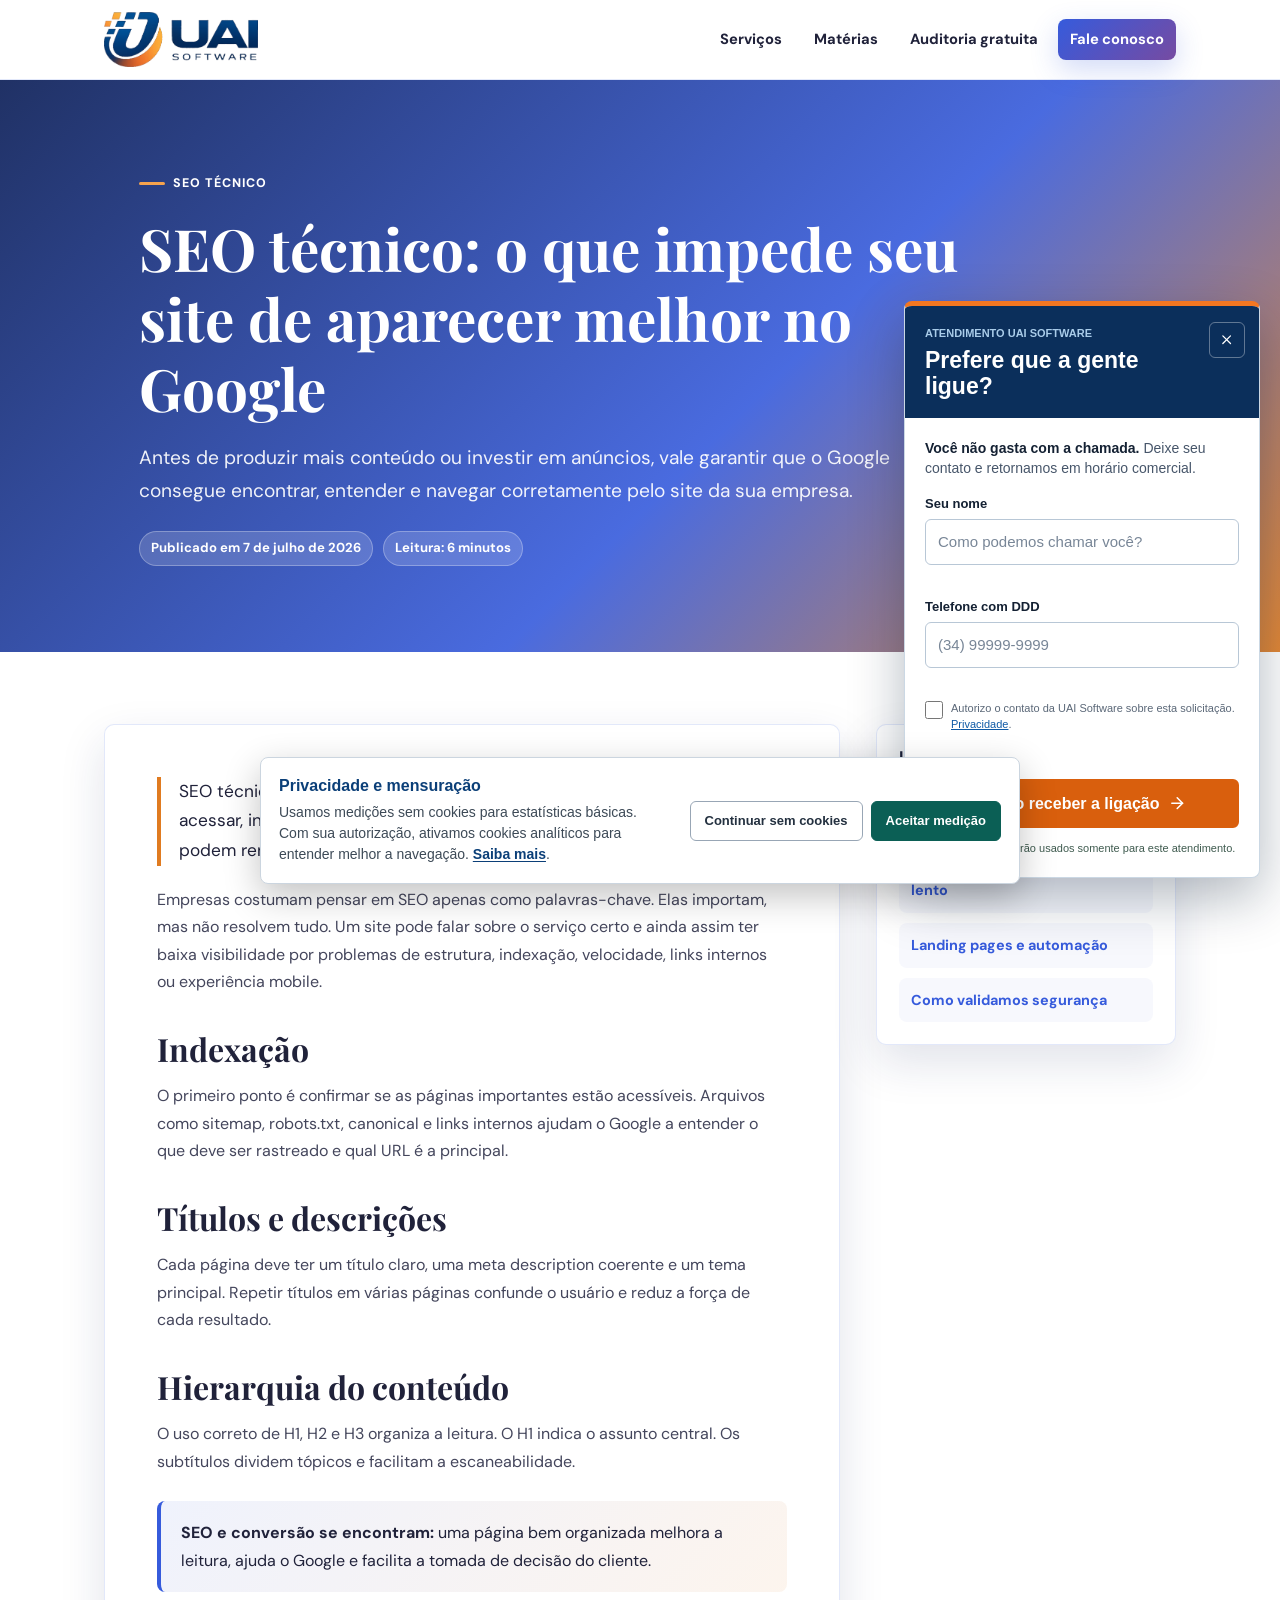
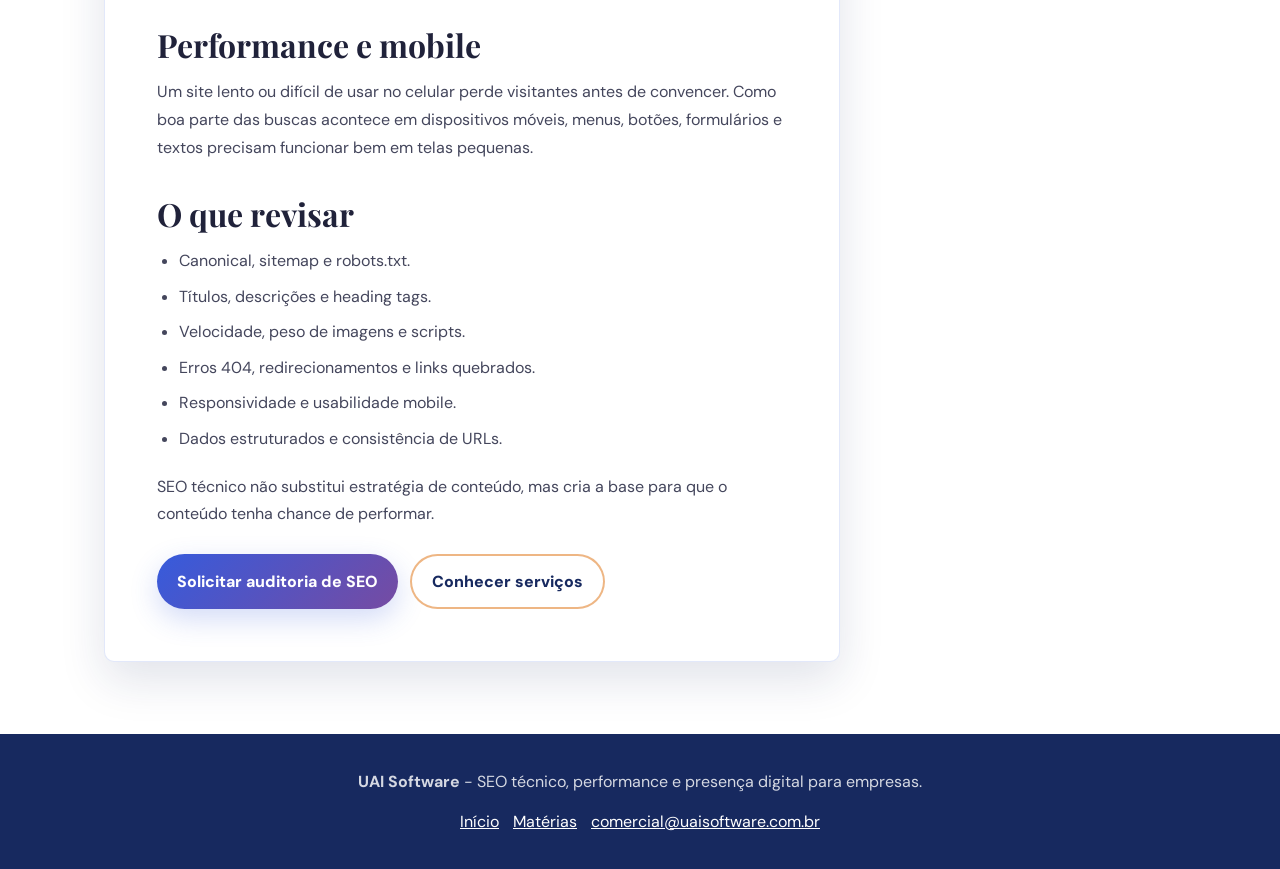
<file: materias/seo-tecnico-para-aparecer-no-google.html>
<!DOCTYPE html>
<html lang="pt-BR" prefix="og: https://ogp.me/ns#">
<head><meta charset="UTF-8"><meta name="viewport" content="width=device-width, initial-scale=1.0"><title>SEO técnico para aparecer no Google | UAI Software</title><meta name="description" content="Entenda o que é SEO técnico e quais problemas podem impedir seu site de ser encontrado, indexado e bem interpretado pelo Google."><meta name="robots" content="index, follow, max-snippet:-1, max-image-preview:large"><link rel="canonical" href="https://uaisoftware.com.br/materias/seo-tecnico-para-aparecer-no-google.html"><meta property="og:type" content="article"><meta property="og:site_name" content="UAI Software"><meta property="og:title" content="SEO técnico para aparecer no Google"><meta property="og:description" content="Problemas de estrutura, indexação, velocidade e conteúdo podem limitar sua presença orgânica."><meta property="og:url" content="https://uaisoftware.com.br/materias/seo-tecnico-para-aparecer-no-google.html"><meta property="og:image" content="https://uaisoftware.com.br/assets/uai-software-logo.webp"><link rel="preconnect" href="https://fonts.googleapis.com"><link rel="preconnect" href="https://fonts.gstatic.com" crossorigin><link href="https://fonts.googleapis.com/css2?family=DM+Sans:wght@400;500;700;800&family=Playfair+Display:wght@700&display=swap" rel="stylesheet"><link rel="stylesheet" href="materias.css"><link rel="stylesheet" href="/assets/analytics.css?v=20260724-1"><script src="/assets/analytics.js?v=20260904-1"></script><script type="application/ld+json">{"@context":"https://schema.org","@type":"Article","headline":"SEO técnico para aparecer no Google","datePublished":"2026-07-07","dateModified":"2026-07-07","author":{"@type":"Organization","name":"UAI Software"},"publisher":{"@type":"Organization","name":"UAI Software","logo":{"@type":"ImageObject","url":"https://uaisoftware.com.br/assets/uai-software-logo.webp"}},"mainEntityOfPage":"https://uaisoftware.com.br/materias/seo-tecnico-para-aparecer-no-google.html"}</script>    <link rel="stylesheet" href="/assets/callback-widget.css?v=20261109-1">
</head>
<body><header class="site-header"><nav class="nav"><a class="brand" href="../index.html"><img src="../assets/uai-software-logo.webp" alt="UAI Software" width="154" height="56"></a><ul class="nav-links"><li><a href="../index.html#servicos">Serviços</a></li><li><a href="index.html">Matérias</a></li><li><a href="../auditoria.html">Auditoria gratuita</a></li><li><a class="nav-cta" href="../index.html#contato">Fale conosco</a></li></ul></nav></header><main><section class="hero"><div class="hero-inner"><span class="kicker">SEO técnico</span><h1>SEO técnico: o que impede seu site de aparecer melhor no Google</h1><p>Antes de produzir mais conteúdo ou investir em anúncios, vale garantir que o Google consegue encontrar, entender e navegar corretamente pelo site da sua empresa.</p><div class="article-meta"><span>Publicado em 7 de julho de 2026</span><span>Leitura: 6 minutos</span></div></div></section><section class="wrap article-layout"><article class="article-card article-content"><p class="lead">SEO técnico é o conjunto de ajustes que ajuda mecanismos de busca a acessar, interpretar e priorizar suas páginas. Sem essa base, bons textos podem render menos do que deveriam.</p><p>Empresas costumam pensar em SEO apenas como palavras-chave. Elas importam, mas não resolvem tudo. Um site pode falar sobre o serviço certo e ainda assim ter baixa visibilidade por problemas de estrutura, indexação, velocidade, links internos ou experiência mobile.</p><h2>Indexação</h2><p>O primeiro ponto é confirmar se as páginas importantes estão acessíveis. Arquivos como sitemap, robots.txt, canonical e links internos ajudam o Google a entender o que deve ser rastreado e qual URL é a principal.</p><h2>Títulos e descrições</h2><p>Cada página deve ter um título claro, uma meta description coerente e um tema principal. Repetir títulos em várias páginas confunde o usuário e reduz a força de cada resultado.</p><h2>Hierarquia do conteúdo</h2><p>O uso correto de H1, H2 e H3 organiza a leitura. O H1 indica o assunto central. Os subtítulos dividem tópicos e facilitam a escaneabilidade.</p><div class="note"><strong>SEO e conversão se encontram:</strong> uma página bem organizada melhora a leitura, ajuda o Google e facilita a tomada de decisão do cliente.</div><h2>Performance e mobile</h2><p>Um site lento ou difícil de usar no celular perde visitantes antes de convencer. Como boa parte das buscas acontece em dispositivos móveis, menus, botões, formulários e textos precisam funcionar bem em telas pequenas.</p><h2>O que revisar</h2><ul><li>Canonical, sitemap e robots.txt.</li><li>Títulos, descrições e heading tags.</li><li>Velocidade, peso de imagens e scripts.</li><li>Erros 404, redirecionamentos e links quebrados.</li><li>Responsividade e usabilidade mobile.</li><li>Dados estruturados e consistência de URLs.</li></ul><p>SEO técnico não substitui estratégia de conteúdo, mas cria a base para que o conteúdo tenha chance de performar.</p><div class="button-row"><a class="button-primary" href="../auditoria.html">Solicitar auditoria de SEO</a><a class="button-secondary" href="../index.html#servicos">Conhecer serviços</a></div></article><aside class="side-card"><h2>Leia também</h2><p>Melhore a base técnica antes de investir mais tráfego.</p><ul><li><a href="por-que-seu-site-pode-estar-lento.html">Por que seu site pode estar lento</a></li><li><a href="landing-pages-e-automacao-para-gerar-leads.html">Landing pages e automação</a></li><li><a href="como-validamos-a-seguranca-do-site-da-sua-empresa.html">Como validamos segurança</a></li></ul></aside></section></main><footer class="site-footer"><div class="wrap"><p><strong>UAI Software</strong> - SEO técnico, performance e presença digital para empresas.</p><div class="footer-links"><a href="../index.html">Início</a><a href="index.html">Matérias</a><a href="mailto:comercial@uaisoftware.com.br">comercial@uaisoftware.com.br</a></div></div></footer>    <script src="/assets/callback-widget.js?v=20261109-2" defer></script>
</body></html>
</file>
<file: assets/site.css>
:root {
    --blue-950: #071a33;
    --blue-900: #0b2f5b;
    --blue-800: #0b3f78;
    --blue-700: #0f5aa6;
    --blue-600: #146fc1;
    --blue-100: #e8f2fb;
    --orange-600: #d95f0d;
    --orange-500: #f47721;
    --orange-100: #fff0e5;
    --green-600: #16875c;
    --ink: #142133;
    --muted: #5b6878;
    --line: #d8e1ea;
    --surface: #f4f7fa;
    --white: #ffffff;
    --shadow-sm: 0 8px 24px rgba(7, 26, 51, 0.08);
    --shadow-md: 0 18px 48px rgba(7, 26, 51, 0.14);
    --radius: 8px;
    --header-offset: 108px;
}

*,
*::before,
*::after {
    box-sizing: border-box;
}

html {
    scroll-behavior: smooth;
    scroll-padding-top: var(--header-offset);
}

body {
    margin: 0;
    color: var(--ink);
    background: var(--white);
    font-family: "Segoe UI", Arial, sans-serif;
    font-size: 16px;
    line-height: 1.6;
    letter-spacing: 0;
    -webkit-font-smoothing: antialiased;
}

body.nav-open {
    overflow: hidden;
}

img,
svg {
    display: block;
    max-width: 100%;
}

svg {
    width: 1.15em;
    height: 1.15em;
    stroke-width: 2;
}

button,
input,
select,
textarea {
    font: inherit;
}

button,
a {
    -webkit-tap-highlight-color: transparent;
}

a {
    color: inherit;
}

h1,
h2,
h3,
p,
ul,
ol,
dl,
dd,
blockquote,
figure {
    margin-top: 0;
}

h1,
h2,
h3 {
    color: var(--blue-950);
    font-weight: 750;
    line-height: 1.12;
    letter-spacing: 0;
}

h1 {
    margin-bottom: 24px;
    font-size: 56px;
}

h2 {
    margin-bottom: 20px;
    font-size: 42px;
}

h3 {
    margin-bottom: 10px;
    font-size: 21px;
}

p {
    margin-bottom: 20px;
}

:focus-visible {
    outline: 3px solid var(--orange-500);
    outline-offset: 3px;
}

.sr-only {
    position: absolute;
    width: 1px;
    height: 1px;
    padding: 0;
    margin: -1px;
    overflow: hidden;
    clip: rect(0, 0, 0, 0);
    white-space: nowrap;
    border: 0;
}

.skip-link {
    position: fixed;
    top: 8px;
    left: 8px;
    z-index: 1000;
    padding: 10px 14px;
    color: var(--white);
    background: var(--blue-950);
    border-radius: 4px;
    transform: translateY(-150%);
}

.skip-link:focus {
    transform: translateY(0);
}

.shell {
    width: min(1180px, calc(100% - 48px));
    margin-inline: auto;
}

.site-head {
    position: sticky;
    top: 0;
    z-index: 100;
    box-shadow: 0 1px 0 rgba(7, 26, 51, 0.1);
}

.trust-bar {
    color: #dce8f4;
    background: var(--blue-950);
    font-size: 12px;
}

.trust-bar__inner {
    min-height: 34px;
    display: flex;
    align-items: center;
    justify-content: space-between;
    gap: 24px;
}

.trust-bar p,
.trust-bar span {
    margin: 0;
}

.trust-bar span {
    display: inline-flex;
    align-items: center;
    gap: 7px;
    color: var(--white);
    font-weight: 650;
}

.header {
    background: rgba(255, 255, 255, 0.98);
    backdrop-filter: blur(10px);
}

.header__inner {
    min-height: 74px;
    display: flex;
    align-items: center;
    gap: 26px;
}

.brand {
    flex: 0 0 auto;
}

.brand img {
    width: 164px;
    height: auto;
}

.nav {
    margin-left: auto;
}

.nav__list {
    display: flex;
    align-items: center;
    gap: 24px;
}

.nav__list a {
    position: relative;
    color: #273448;
    font-size: 14px;
    font-weight: 650;
    text-decoration: none;
}

.nav__list a::after {
    content: "";
    position: absolute;
    right: 0;
    bottom: -8px;
    left: 0;
    height: 2px;
    background: var(--orange-500);
    transform: scaleX(0);
    transform-origin: left;
    transition: transform 180ms ease;
}

.nav__list a:hover::after,
.nav__list a:focus-visible::after {
    transform: scaleX(1);
}

.nav__toggle.icon-button {
    display: none;
}

.icon-button {
    width: 44px;
    height: 44px;
    padding: 0;
    display: inline-grid;
    place-items: center;
    color: var(--blue-950);
    background: transparent;
    border: 1px solid var(--line);
    border-radius: 6px;
    cursor: pointer;
}

.button {
    min-height: 50px;
    padding: 13px 20px;
    display: inline-flex;
    align-items: center;
    justify-content: center;
    gap: 9px;
    color: var(--white);
    background: var(--orange-600);
    border: 2px solid var(--orange-600);
    border-radius: 6px;
    box-shadow: 0 8px 18px rgba(217, 95, 13, 0.18);
    font-weight: 750;
    line-height: 1.25;
    text-align: center;
    text-decoration: none;
    cursor: pointer;
    transition: background 180ms ease, border-color 180ms ease, transform 180ms ease, box-shadow 180ms ease;
}

.button:hover {
    color: var(--white);
    background: #bf5008;
    border-color: #bf5008;
    box-shadow: 0 10px 24px rgba(191, 80, 8, 0.24);
    transform: translateY(-2px);
}

.button--small {
    min-height: 42px;
    padding: 9px 15px;
    font-size: 14px;
}

.button--secondary {
    color: var(--blue-800);
    background: var(--white);
    border-color: #b8cadb;
    box-shadow: none;
}

.button--secondary:hover {
    color: var(--blue-950);
    background: var(--blue-100);
    border-color: var(--blue-700);
    box-shadow: none;
}

.button--light {
    color: var(--white);
    background: transparent;
    border-color: rgba(255, 255, 255, 0.55);
    box-shadow: none;
}

.button--light:hover {
    color: var(--blue-950);
    background: var(--white);
    border-color: var(--white);
    box-shadow: none;
}

.button--full {
    width: 100%;
}

.button:disabled,
.button:disabled:hover {
    color: var(--white);
    background: var(--orange-600);
    border-color: var(--orange-600);
    box-shadow: none;
    cursor: wait;
    opacity: 0.86;
    transform: none;
}

.button__spinner {
    width: 18px;
    height: 18px;
    display: none;
    flex: 0 0 auto;
    border: 2px solid rgba(255, 255, 255, 0.45);
    border-top-color: var(--white);
    border-radius: 50%;
    animation: button-spin 700ms linear infinite;
}

.button.is-loading .button__spinner {
    display: block;
}

.button.is-loading > svg {
    display: none;
}

@keyframes button-spin {
    to {
        transform: rotate(360deg);
    }
}

.hero {
    position: relative;
    overflow: hidden;
    background: #f8fafc;
    border-bottom: 1px solid var(--line);
}

.hero::before {
    content: "";
    position: absolute;
    top: 0;
    right: 0;
    bottom: 0;
    width: 38%;
    background: var(--blue-100);
    border-left: 1px solid #d9e8f5;
}

.hero__grid {
    position: relative;
    z-index: 1;
    min-height: 680px;
    padding-block: 76px;
    display: grid;
    grid-template-columns: minmax(0, 1.05fr) minmax(420px, 0.95fr);
    align-items: center;
    gap: 64px;
}

.eyebrow {
    margin-bottom: 15px;
    display: flex;
    align-items: center;
    gap: 10px;
    color: var(--blue-700);
    font-size: 13px;
    font-weight: 800;
    line-height: 1.4;
    text-transform: uppercase;
}

.eyebrow::before {
    content: "";
    width: 28px;
    height: 3px;
    flex: 0 0 auto;
    background: var(--orange-500);
}

.eyebrow--light {
    color: #a9cce9;
}

.hero__lead {
    max-width: 690px;
    color: #47566a;
    font-size: 19px;
    line-height: 1.65;
}

.hero__actions {
    margin-top: 30px;
    display: flex;
    flex-wrap: wrap;
    gap: 12px;
}

.hero__whatsapp {
    margin-top: 16px;
    display: inline-flex;
    align-items: center;
    gap: 8px;
    color: var(--blue-800);
    font-size: 14px;
    font-weight: 750;
    text-decoration: underline;
    text-decoration-color: rgba(15, 90, 166, 0.35);
    text-underline-offset: 4px;
}

.hero__whatsapp:hover {
    color: var(--orange-600);
    text-decoration-color: currentColor;
}

.hero__whatsapp svg {
    width: 18px;
    height: 18px;
}

.microcopy {
    margin-top: 14px;
    display: flex;
    align-items: flex-start;
    gap: 8px;
    color: var(--muted);
    font-size: 13px;
}

.microcopy svg {
    width: 18px;
    height: 18px;
    margin-top: 1px;
    flex: 0 0 auto;
    color: var(--green-600);
}

.hero__proof {
    margin: 34px 0 0;
    padding: 24px 0 0;
    display: grid;
    grid-template-columns: repeat(2, minmax(0, 1fr));
    gap: 18px 28px;
    border-top: 1px solid var(--line);
    list-style: none;
}

.hero__proof li {
    min-width: 0;
}

.hero__proof strong,
.hero__proof span {
    display: block;
}

.hero__proof strong {
    color: var(--blue-950);
    font-size: 14px;
}

.hero__proof span {
    color: var(--muted);
    font-size: 12px;
}

.diagnostic {
    position: relative;
    width: 100%;
    max-width: 520px;
    justify-self: end;
    overflow: hidden;
    color: var(--white);
    background: var(--blue-950);
    border: 1px solid #284766;
    border-radius: var(--radius);
    box-shadow: var(--shadow-md);
}

.diagnostic::after {
    content: "";
    position: absolute;
    inset: 0;
    pointer-events: none;
    background-image: linear-gradient(rgba(255,255,255,0.03) 1px, transparent 1px), linear-gradient(90deg, rgba(255,255,255,0.03) 1px, transparent 1px);
    background-size: 32px 32px;
}

.diagnostic__top,
.diagnostic__body {
    position: relative;
    z-index: 1;
}

.diagnostic__top {
    min-height: 52px;
    padding: 0 18px;
    display: grid;
    grid-template-columns: 1fr auto 1fr;
    align-items: center;
    gap: 12px;
    border-bottom: 1px solid rgba(255,255,255,0.12);
    color: #c6d5e3;
    font-size: 12px;
    font-weight: 700;
}

.diagnostic__dots {
    display: flex;
    gap: 6px;
}

.diagnostic__dots b {
    width: 8px;
    height: 8px;
    display: block;
    background: #7e91a4;
    border-radius: 50%;
}

.diagnostic__dots b:first-child {
    background: var(--orange-500);
}

.status-pill {
    justify-self: end;
    padding: 3px 8px;
    color: #f5c6a5;
    background: rgba(244, 119, 33, 0.12);
    border: 1px solid rgba(244, 119, 33, 0.35);
    border-radius: 999px;
    font-size: 10px;
    text-transform: uppercase;
}

.diagnostic__body {
    padding: 30px;
}

.diagnostic__title {
    display: flex;
    align-items: center;
    justify-content: space-between;
    gap: 20px;
}

.diagnostic__title small,
.diagnostic__title strong {
    display: block;
}

.diagnostic__title small {
    margin-bottom: 4px;
    color: #7fb5e3;
    font-size: 11px;
    font-weight: 750;
    text-transform: uppercase;
}

.diagnostic__title strong {
    color: var(--white);
    font-size: 19px;
}

.diagnostic__title > svg {
    width: 38px;
    height: 38px;
    color: var(--orange-500);
}

.diagnostic__url {
    margin-top: 20px;
    padding: 10px 12px;
    display: flex;
    align-items: center;
    gap: 8px;
    color: #b7c8d9;
    background: rgba(255,255,255,0.05);
    border: 1px solid rgba(255,255,255,0.1);
    border-radius: 5px;
    font-size: 12px;
}

.diagnostic__metrics {
    margin-top: 22px;
}

.metric-row {
    padding: 14px 0;
    display: grid;
    grid-template-columns: 1fr auto;
    gap: 8px 16px;
    border-bottom: 1px solid rgba(255,255,255,0.09);
}

.metric-row > span:first-child {
    display: flex;
    align-items: center;
    gap: 9px;
    color: #dbe6ef;
    font-size: 13px;
}

.metric-row b {
    color: #8fc3ed;
    font-size: 11px;
}

.metric-row--priority b {
    color: #ffad70;
}

.meter {
    grid-column: 1 / -1;
    height: 4px;
    overflow: hidden;
    background: rgba(255,255,255,0.09);
    border-radius: 999px;
}

.meter i {
    height: 100%;
    display: block;
    background: var(--blue-600);
    border-radius: inherit;
}

.metric-row--priority .meter i {
    background: var(--orange-500);
}

.diagnostic__result {
    margin-top: 22px;
    padding: 14px;
    display: flex;
    align-items: flex-start;
    gap: 12px;
    background: rgba(20, 111, 193, 0.14);
    border: 1px solid rgba(91, 166, 224, 0.28);
    border-radius: 6px;
}

.diagnostic__result > svg {
    width: 22px;
    height: 22px;
    flex: 0 0 auto;
    color: #62ace5;
}

.diagnostic__result p {
    margin: 0;
}

.diagnostic__result strong,
.diagnostic__result span {
    display: block;
}

.diagnostic__result strong {
    color: var(--white);
    font-size: 13px;
}

.diagnostic__result span {
    margin-top: 2px;
    color: #aebfd0;
    font-size: 11px;
}

.proof-band {
    color: var(--white);
    background: var(--blue-800);
}

.proof-band__grid {
    min-height: 118px;
    display: grid;
    grid-template-columns: repeat(4, 1fr);
    align-items: center;
}

.proof-band__grid div {
    min-height: 54px;
    padding-inline: 28px;
    display: flex;
    flex-direction: column;
    justify-content: center;
    border-right: 1px solid rgba(255,255,255,0.17);
}

.proof-band__grid div:first-child {
    padding-left: 0;
}

.proof-band__grid div:last-child {
    padding-right: 0;
    border-right: 0;
}

.proof-band strong {
    font-size: 20px;
}

.proof-band span {
    color: #bfd2e4;
    font-size: 12px;
}

.purpose-band {
    padding-block: 88px 0;
    color: var(--white);
    background: var(--blue-950);
}

.purpose-band__grid {
    display: grid;
    grid-template-columns: minmax(0, 1.15fr) minmax(320px, 0.65fr);
    align-items: start;
    gap: 80px;
}

.purpose-band__content h2 {
    max-width: 760px;
    color: var(--white);
}

.purpose-band__lead {
    max-width: 760px;
    color: #bfd2e4;
    font-size: 18px;
}

.purpose-band__impact {
    max-width: 760px;
    margin: 28px 0 0;
    padding-top: 24px;
    color: #dce8f2;
    border-top: 1px solid rgba(255,255,255,0.14);
}

.purpose-band__impact strong {
    color: var(--white);
}

.purpose-band__principle {
    padding-left: 32px;
    border-left: 3px solid var(--orange-500);
}

.purpose-band__principle span,
.purpose-band__principle strong {
    display: block;
}

.purpose-band__principle span {
    margin-bottom: 12px;
    color: #8fb9db;
    font-size: 12px;
    font-weight: 800;
    text-transform: uppercase;
}

.purpose-band__principle strong {
    color: var(--white);
    font-size: 30px;
    line-height: 1.2;
}

.purpose-band__principle p {
    margin: 18px 0 0;
    color: #bfd2e4;
}

.purpose-band__outcomes {
    margin-top: 64px;
    display: grid;
    grid-template-columns: repeat(3, minmax(0, 1fr));
    border-top: 1px solid rgba(255,255,255,0.14);
}

.purpose-band__outcomes > div {
    min-height: 150px;
    padding: 32px;
    display: flex;
    align-items: flex-start;
    gap: 16px;
    border-right: 1px solid rgba(255,255,255,0.14);
}

.purpose-band__outcomes > div:first-child {
    padding-left: 0;
}

.purpose-band__outcomes > div:last-child {
    padding-right: 0;
    border-right: 0;
}

.purpose-band__outcomes svg {
    width: 28px;
    height: 28px;
    flex: 0 0 auto;
    color: var(--orange-500);
}

.purpose-band__outcomes p {
    margin: 0;
}

.purpose-band__outcomes strong,
.purpose-band__outcomes span {
    display: block;
}

.purpose-band__outcomes strong {
    margin-bottom: 4px;
    color: var(--white);
    font-size: 17px;
}

.purpose-band__outcomes span {
    color: #a9bfd2;
    font-size: 14px;
}

.delivery {
    background: var(--white);
}

.delivery__steps {
    margin: 0;
    padding: 0;
    display: grid;
    grid-template-columns: repeat(3, minmax(0, 1fr));
    gap: 1px;
    overflow: hidden;
    background: var(--line);
    border: 1px solid var(--line);
    border-radius: var(--radius);
    list-style: none;
}

.delivery__steps li {
    position: relative;
    min-height: 290px;
    padding: 32px;
    background: var(--white);
}

.delivery__steps li > span {
    position: absolute;
    top: 28px;
    right: 28px;
    color: #9aabba;
    font-size: 12px;
    font-weight: 800;
}

.delivery__steps svg {
    width: 32px;
    height: 32px;
    color: var(--orange-600);
}

.delivery__steps h3 {
    margin-top: 34px;
    font-size: 21px;
}

.delivery__steps p {
    margin-bottom: 0;
    color: var(--muted);
    font-size: 14px;
}

.delivery__mat {
    margin-top: 52px;
    padding-top: 40px;
    display: grid;
    grid-template-columns: minmax(260px, 0.75fr) minmax(0, 1.35fr);
    gap: 64px;
    border-top: 3px solid var(--orange-500);
}

.delivery__mat-intro h3 {
    font-size: 28px;
}

.delivery__mat-intro > p:last-child {
    margin-bottom: 0;
    color: var(--muted);
}

.delivery__mat-list {
    margin: 0;
    display: grid;
    grid-template-columns: repeat(3, minmax(0, 1fr));
    border-left: 1px solid var(--line);
}

.delivery__mat-list > div {
    padding: 8px 26px;
    border-right: 1px solid var(--line);
}

.delivery__mat-list dt {
    margin-bottom: 8px;
    color: var(--blue-800);
    font-size: 14px;
    font-weight: 800;
    text-transform: uppercase;
}

.delivery__mat-list dd {
    margin: 0;
    color: var(--muted);
    font-size: 14px;
}

.integration-band {
    padding-block: 96px;
    color: var(--white);
    background: #10473f;
}

.integration-band__heading {
    max-width: 850px;
    margin-bottom: 52px;
}

.integration-band__heading h2 {
    color: var(--white);
}

.integration-band__heading > p:last-child {
    max-width: 760px;
    margin-bottom: 0;
    color: #c4ded7;
    font-size: 18px;
}

.integration-band__grid {
    display: grid;
    grid-template-columns: repeat(3, minmax(0, 1fr));
    border-top: 1px solid rgba(255,255,255,0.2);
    border-bottom: 1px solid rgba(255,255,255,0.2);
}

.integration-band__grid article {
    min-height: 300px;
    padding: 36px;
    border-right: 1px solid rgba(255,255,255,0.2);
}

.integration-band__grid article:first-child {
    padding-left: 0;
}

.integration-band__grid article:last-child {
    padding-right: 0;
    border-right: 0;
}

.integration-band__grid svg {
    width: 30px;
    height: 30px;
    color: #ff9b58;
}

.integration-band__grid span {
    margin-top: 34px;
    display: block;
    color: #90c7b9;
    font-size: 12px;
    font-weight: 800;
}

.integration-band__grid h3 {
    margin-top: 8px;
    color: var(--white);
    font-size: 23px;
}

.integration-band__grid p {
    margin-bottom: 0;
    color: #c4ded7;
    font-size: 14px;
}

.integration-band__actions {
    padding-top: 34px;
    display: flex;
    align-items: center;
    justify-content: space-between;
    gap: 40px;
}

.integration-band__actions > p {
    max-width: 580px;
    margin: 0;
    color: #c4ded7;
}

.integration-band__actions > p strong {
    color: var(--white);
}

.integration-band__actions > div {
    display: flex;
    align-items: center;
    gap: 20px;
}

.integration-band .text-link--light {
    color: var(--white);
}

.fit-section {
    background: var(--surface);
}

.fit-section__grid {
    display: grid;
    grid-template-columns: repeat(2, minmax(0, 1fr));
    background: var(--white);
    border: 1px solid var(--line);
    border-radius: var(--radius);
}

.fit-section__column {
    padding: 38px;
}

.fit-section__column + .fit-section__column {
    border-left: 1px solid var(--line);
}

.fit-section__column > div {
    min-height: 58px;
    display: flex;
    align-items: flex-start;
    gap: 14px;
}

.fit-section__column svg {
    width: 27px;
    height: 27px;
    flex: 0 0 auto;
}

.fit-section__column--yes svg {
    color: var(--green-600);
}

.fit-section__column--other svg {
    color: var(--orange-600);
}

.fit-section__column h3 {
    margin: 1px 0 0;
    font-size: 22px;
}

.fit-section__column ul {
    margin: 24px 0 0;
    padding: 0;
    list-style: none;
}

.fit-section__column li {
    position: relative;
    padding: 14px 0 14px 24px;
    color: var(--muted);
    border-top: 1px solid var(--line);
}

.fit-section__column li::before {
    content: "";
    position: absolute;
    top: 24px;
    left: 2px;
    width: 7px;
    height: 7px;
    background: var(--blue-700);
    border-radius: 50%;
}

.section {
    padding-block: 96px;
}

.section--soft {
    background: var(--surface);
}

.section-heading {
    max-width: 760px;
    margin-bottom: 48px;
}

.section-heading > p:last-child {
    color: var(--muted);
    font-size: 18px;
}

.section-heading--split {
    max-width: none;
    display: grid;
    grid-template-columns: 1fr 0.75fr;
    align-items: end;
    gap: 60px;
}

.section-heading--split > p {
    margin-bottom: 20px;
}

.problem-grid {
    display: grid;
    grid-template-columns: repeat(4, minmax(0, 1fr));
    gap: 1px;
    overflow: hidden;
    background: var(--line);
    border: 1px solid var(--line);
    border-radius: var(--radius);
}

.problem-item {
    min-height: 190px;
    padding: 26px;
    display: flex;
    align-items: flex-start;
    gap: 16px;
    background: var(--white);
}

.problem-item > svg {
    width: 25px;
    height: 25px;
    flex: 0 0 auto;
    color: var(--orange-600);
}

.problem-item h3 {
    font-size: 17px;
}

.problem-item p {
    margin-bottom: 0;
    color: var(--muted);
    font-size: 14px;
}

.section-bridge {
    margin-top: 36px;
    padding: 22px 0 0;
    display: flex;
    align-items: center;
    justify-content: space-between;
    gap: 30px;
    border-top: 1px solid var(--line);
}

.section-bridge p {
    max-width: 660px;
    margin: 0;
    color: var(--blue-950);
    font-size: 18px;
    font-weight: 650;
}

.pillar-grid {
    display: grid;
    grid-template-columns: repeat(4, minmax(0, 1fr));
    gap: 18px;
}

.pillar {
    position: relative;
    min-height: 330px;
    padding: 30px;
    overflow: hidden;
    background: var(--white);
    border: 1px solid var(--line);
    border-top: 4px solid var(--blue-700);
    border-radius: var(--radius);
    box-shadow: var(--shadow-sm);
}

.pillar > span {
    position: absolute;
    top: 15px;
    right: 18px;
    color: #d5e0ea;
    font-size: 34px;
    font-weight: 800;
}

.pillar > svg {
    width: 36px;
    height: 36px;
    margin-bottom: 34px;
    color: var(--orange-600);
}

.pillar h3 {
    font-size: 21px;
}

.pillar p {
    color: var(--muted);
}

.audit {
    color: #dbe7f2;
    background: var(--blue-950);
}

.audit__grid {
    display: grid;
    grid-template-columns: minmax(0, 0.9fr) minmax(430px, 0.7fr);
    align-items: start;
    gap: 80px;
}

.audit h2,
.audit h3 {
    color: var(--white);
}

.audit__content > p:not(.eyebrow) {
    color: #b8c7d7;
    font-size: 18px;
}

.steps {
    margin: 42px 0 34px;
    padding: 0;
    list-style: none;
}

.steps li {
    position: relative;
    padding: 0 0 28px 58px;
}

.steps li::before {
    content: "";
    position: absolute;
    top: 38px;
    bottom: 0;
    left: 19px;
    width: 1px;
    background: #385675;
}

.steps li:last-child {
    padding-bottom: 0;
}

.steps li:last-child::before {
    display: none;
}

.steps li > span {
    position: absolute;
    top: 0;
    left: 0;
    width: 38px;
    height: 38px;
    display: grid;
    place-items: center;
    color: var(--white);
    background: var(--blue-700);
    border: 1px solid #5b91c0;
    border-radius: 50%;
    font-weight: 800;
}

.steps h3 {
    margin-bottom: 5px;
    font-size: 18px;
}

.steps p {
    margin-bottom: 0;
    color: #9fb1c3;
    font-size: 14px;
}

.check-list {
    margin: 0;
    padding: 0;
    display: grid;
    grid-template-columns: repeat(2, minmax(0, 1fr));
    gap: 12px;
    list-style: none;
}

.check-list li {
    display: flex;
    align-items: flex-start;
    gap: 8px;
    font-size: 14px;
}

.check-list svg {
    margin-top: 3px;
    flex: 0 0 auto;
    color: var(--orange-500);
}

.audit-form-wrap {
    padding: 34px;
    color: var(--ink);
    background: var(--white);
    border-radius: var(--radius);
    box-shadow: 0 24px 70px rgba(0, 0, 0, 0.25);
}

.form-heading > span {
    display: inline-flex;
    align-items: center;
    gap: 8px;
    color: var(--blue-700);
    font-size: 12px;
    font-weight: 800;
    text-transform: uppercase;
}

.form-heading h3 {
    margin: 12px 0 8px;
    color: var(--blue-950);
    font-size: 28px;
}

.form-heading p {
    color: var(--muted);
    font-size: 14px;
}

.audit-form {
    margin-top: 24px;
}

.form-field {
    margin-bottom: 16px;
}

.form-field[hidden] {
    display: none;
}

.form-field label {
    margin-bottom: 6px;
    display: block;
    color: #29374a;
    font-size: 13px;
    font-weight: 750;
}

.field-optional {
    color: var(--muted);
    font-size: 12px;
    font-weight: 500;
}

.form-field input {
    width: 100%;
    min-height: 48px;
    padding: 11px 13px;
    color: var(--ink);
    background: var(--white);
    border: 1px solid #b9c6d4;
    border-radius: 5px;
    outline: none;
    transition: border-color 150ms ease, box-shadow 150ms ease;
}

.form-field input::placeholder {
    color: #7c8795;
}

.form-field input:focus {
    border-color: var(--blue-700);
    box-shadow: 0 0 0 3px rgba(15, 90, 166, 0.13);
}

.form-field input[aria-invalid="true"] {
    border-color: #b42318;
    box-shadow: 0 0 0 3px rgba(180, 35, 24, 0.1);
}

.field-error {
    min-height: 18px;
    margin-top: 4px;
    display: block;
    color: #a61b12;
    font-size: 12px;
}

.consent {
    display: flex;
    align-items: flex-start;
    gap: 10px;
    color: var(--muted);
    font-size: 12px;
    cursor: pointer;
}

.consent input {
    width: 18px;
    height: 18px;
    margin-top: 1px;
    flex: 0 0 auto;
    accent-color: var(--blue-700);
}

.consent a {
    color: var(--blue-700);
}

.form-note {
    margin: 12px 0 0;
    display: flex;
    align-items: center;
    justify-content: center;
    gap: 7px;
    color: var(--muted);
    font-size: 11px;
    text-align: center;
}

.honeypot {
    position: absolute !important;
    left: -9999px !important;
    opacity: 0 !important;
}

.form-success {
    margin: 22px 0;
    padding: 18px;
    display: flex;
    align-items: flex-start;
    gap: 12px;
    background: #eaf8f1;
    border: 1px solid #9bd2b8;
    border-radius: 6px;
}

.form-success[hidden] {
    display: none;
}

.form-success > svg {
    width: 24px;
    height: 24px;
    flex: 0 0 auto;
    color: var(--green-600);
}

.form-success strong,
.form-success span {
    display: block;
}

.form-success span {
    color: #37604f;
    font-size: 12px;
}

.form-success a {
    margin-left: auto;
    color: var(--green-600);
    font-size: 12px;
    font-weight: 750;
}

.form-feedback {
    margin: 16px 0;
    padding: 13px 14px;
    display: flex;
    align-items: flex-start;
    gap: 12px;
    border: 1px solid #a9c6e5;
    border-radius: 6px;
    background: var(--blue-100);
}

.form-feedback[hidden],
.form-feedback a[hidden] {
    display: none;
}

.form-feedback strong,
.form-feedback span {
    display: block;
}

.form-feedback > div {
    min-width: 0;
    flex: 1 1 auto;
}

.form-feedback span {
    margin-top: 2px;
    color: var(--muted);
    font-size: 12px;
}

.form-feedback a {
    min-height: 38px;
    padding: 8px 12px;
    margin-left: auto;
    display: inline-flex;
    align-items: center;
    justify-content: center;
    flex: 0 0 auto;
    color: var(--white);
    background: var(--green-600);
    border-radius: 5px;
    font-size: 12px;
    font-weight: 750;
    line-height: 1.2;
    text-align: center;
    text-decoration: none;
    white-space: nowrap;
}

.form-feedback a:hover {
    color: var(--white);
    background: #08733f;
}

.form-feedback.is-error {
    background: #fff1ef;
    border-color: #e6aaa4;
}

.form-feedback.is-error strong {
    color: #8f1911;
}

.solution-grid {
    display: grid;
    grid-template-columns: repeat(3, minmax(0, 1fr));
    gap: 20px;
}

.solution-card {
    position: relative;
    min-height: 520px;
    padding: 32px;
    display: flex;
    flex-direction: column;
    background: var(--white);
    border: 1px solid var(--line);
    border-radius: var(--radius);
    box-shadow: var(--shadow-sm);
}

.solution-card--attract {
    border-top: 4px solid var(--orange-500);
}

.solution-card--convert {
    border-top: 4px solid var(--blue-600);
}

.solution-card--protect {
    border-top: 4px solid var(--green-600);
}

.solution-card__icon {
    width: 52px;
    height: 52px;
    display: grid;
    place-items: center;
    color: var(--blue-800);
    background: var(--blue-100);
    border-radius: 6px;
}

.solution-card__icon svg {
    width: 26px;
    height: 26px;
}

.solution-card__number {
    position: absolute;
    top: 28px;
    right: 30px;
    color: #cbd6e0;
    font-weight: 800;
}

.solution-card h3 {
    margin-top: 28px;
    font-size: 30px;
}

.solution-card__result {
    min-height: 78px;
    color: var(--muted);
    font-size: 16px;
}

.solution-card ul {
    margin: 8px 0 30px;
    padding: 22px 0 0;
    border-top: 1px solid var(--line);
    list-style: none;
}

.solution-card li {
    position: relative;
    padding: 5px 0 5px 20px;
    color: #3e4c5f;
    font-size: 14px;
}

.solution-card li::before {
    content: "";
    position: absolute;
    top: 13px;
    left: 0;
    width: 7px;
    height: 7px;
    background: var(--orange-500);
    border-radius: 50%;
}

.solution-card > a {
    margin-top: auto;
    display: inline-flex;
    align-items: center;
    gap: 8px;
    color: var(--blue-700);
    font-size: 14px;
    font-weight: 800;
    text-decoration: none;
}

.solution-card > small {
    margin-top: 16px;
    color: var(--muted);
}

.solution-card > small a {
    color: var(--blue-700);
}

.filters {
    margin-bottom: 28px;
    display: flex;
    flex-wrap: wrap;
    gap: 8px;
}

.filter-button {
    min-height: 40px;
    padding: 8px 14px;
    color: #3e4c5e;
    background: var(--white);
    border: 1px solid #bdc9d5;
    border-radius: 5px;
    font-size: 13px;
    font-weight: 700;
    cursor: pointer;
}

.filter-button:hover,
.filter-button.is-active {
    color: var(--white);
    background: var(--blue-800);
    border-color: var(--blue-800);
}

.portfolio-grid {
    display: grid;
    grid-template-columns: repeat(2, minmax(0, 1fr));
    gap: 24px;
}

.project-card {
    min-width: 0;
    overflow: hidden;
    background: var(--white);
    border: 1px solid var(--line);
    border-radius: var(--radius);
    box-shadow: var(--shadow-sm);
}

.project-card[hidden] {
    display: none;
}

.project-card__image {
    position: relative;
    aspect-ratio: 3 / 2;
    display: block;
    overflow: hidden;
    background: var(--blue-950);
    border-bottom: 1px solid var(--line);
}

.project-card__image img {
    width: 100%;
    height: 100%;
    object-fit: cover;
    transition: transform 350ms ease;
}

.project-card__image:hover img {
    transform: scale(1.025);
}

.project-card__body {
    padding: 26px;
}

.project-card__body > span {
    color: var(--blue-700);
    font-size: 11px;
    font-weight: 800;
    text-transform: uppercase;
}

.project-card__body h3 {
    margin-top: 8px;
}

.project-card__body p {
    color: var(--muted);
    font-size: 14px;
}

.project-card__body > a {
    display: inline-flex;
    align-items: center;
    gap: 7px;
    color: var(--blue-700);
    font-size: 13px;
    font-weight: 800;
    text-decoration: none;
}

.audit-visual {
    min-height: 230px;
    padding: 36px;
    display: flex;
    align-items: flex-end;
    gap: 9px;
    color: var(--white);
    background: var(--blue-900);
}

.audit-visual > svg {
    width: 70px;
    height: 70px;
    margin-right: auto;
    align-self: center;
    color: #66a9df;
}

.audit-visual span {
    padding: 5px 9px;
    background: rgba(255,255,255,0.1);
    border: 1px solid rgba(255,255,255,0.18);
    border-radius: 4px;
    font-size: 11px;
}

.audit-visual--orange {
    background: #73350e;
}

.audit-visual--orange > svg {
    color: #ffae72;
}

.comparison {
    background: var(--white);
}

.comparison-grid {
    display: grid;
    grid-template-columns: repeat(2, minmax(0, 1fr));
    overflow: hidden;
    border: 1px solid var(--line);
    border-radius: var(--radius);
    box-shadow: var(--shadow-sm);
}

.comparison-column {
    padding: 40px;
}

.comparison-column--common {
    color: #526071;
    background: var(--surface);
    border-right: 1px solid var(--line);
}

.comparison-column--sales {
    color: #d8e5f1;
    background: var(--blue-900);
}

.comparison-column__head {
    display: flex;
    align-items: center;
    gap: 12px;
}

.comparison-column__head svg {
    width: 27px;
    height: 27px;
    color: #788696;
}

.comparison-column--sales .comparison-column__head svg {
    color: #5fc193;
}

.comparison-column--sales h3 {
    color: var(--white);
}

.comparison-column ul {
    margin: 20px 0 0;
    padding: 20px 0 0;
    border-top: 1px solid rgba(111, 130, 149, 0.25);
    list-style: none;
}

.comparison-column li {
    position: relative;
    padding: 8px 0 8px 25px;
}

.comparison-column li::before {
    content: "";
    position: absolute;
    top: 17px;
    left: 0;
    width: 8px;
    height: 8px;
    background: #98a5b2;
    border-radius: 50%;
}

.comparison-column--sales li::before {
    background: var(--orange-500);
}

.center-action {
    margin-top: 34px;
    display: flex;
    justify-content: center;
}

.text-link {
    display: inline-flex;
    align-items: center;
    gap: 7px;
    color: var(--blue-700);
    font-weight: 800;
    text-decoration: none;
}

.authority {
    background: #f9fbfd;
}

.authority__grid {
    display: grid;
    grid-template-columns: minmax(0, 1fr) minmax(350px, 0.55fr);
    align-items: start;
    gap: 70px;
}

.authority__content > p:not(.eyebrow) {
    max-width: 720px;
    color: var(--muted);
    font-size: 18px;
}

.reason-grid {
    margin-top: 42px;
    display: grid;
    grid-template-columns: repeat(2, minmax(0, 1fr));
    gap: 1px;
    overflow: hidden;
    background: var(--line);
    border: 1px solid var(--line);
    border-radius: var(--radius);
}

.reason-grid > div {
    min-height: 150px;
    padding: 24px;
    background: var(--white);
}

.reason-grid svg {
    width: 24px;
    height: 24px;
    margin-bottom: 18px;
    color: var(--orange-600);
}

.reason-grid strong,
.reason-grid span {
    display: block;
}

.reason-grid strong {
    color: var(--blue-950);
    font-size: 15px;
}

.reason-grid span {
    margin-top: 4px;
    color: var(--muted);
    font-size: 13px;
}

.company-note {
    padding: 34px;
    background: var(--white);
    border: 1px solid var(--line);
    border-top: 4px solid var(--orange-500);
    border-radius: var(--radius);
    box-shadow: var(--shadow-sm);
}

.company-note img {
    width: 210px;
    height: auto;
    margin-bottom: 28px;
}

.company-note > p {
    color: var(--muted);
}

.company-note dl {
    margin: 28px 0;
}

.company-note dl > div {
    padding: 14px 0;
    display: grid;
    grid-template-columns: 42px 1fr;
    gap: 12px;
    border-top: 1px solid var(--line);
}

.company-note dt {
    width: 34px;
    height: 34px;
    display: grid;
    place-items: center;
    color: var(--white);
    background: var(--blue-800);
    border-radius: 4px;
    font-weight: 800;
}

.company-note dd strong,
.company-note dd span {
    display: block;
}

.company-note dd span {
    color: var(--muted);
    font-size: 12px;
}

.company-note > a {
    display: inline-flex;
    align-items: center;
    gap: 7px;
    color: var(--blue-700);
    font-weight: 800;
    text-decoration: none;
}

.testimonial-grid {
    display: grid;
    grid-template-columns: repeat(3, minmax(0, 1fr));
    gap: 20px;
}

.testimonial {
    min-height: 340px;
    margin-bottom: 0;
    padding: 28px;
    display: flex;
    flex-direction: column;
    background: var(--white);
    border: 1px solid var(--line);
    border-radius: var(--radius);
}

.testimonial > svg {
    width: 30px;
    height: 30px;
    color: var(--orange-500);
}

.testimonial > p {
    margin: 30px 0;
    color: #38485b;
    font-size: 17px;
}

.testimonial footer {
    margin-top: auto;
    display: flex;
    align-items: center;
    gap: 12px;
}

.testimonial footer > span {
    width: 42px;
    height: 42px;
    display: grid;
    place-items: center;
    flex: 0 0 auto;
    color: var(--white);
    background: var(--blue-800);
    border-radius: 50%;
    font-weight: 800;
}

.testimonial cite {
    color: var(--muted);
    font-size: 12px;
    font-style: normal;
}

.testimonial cite strong {
    display: block;
    color: var(--blue-950);
    font-size: 14px;
}

.objections__grid {
    display: grid;
    grid-template-columns: minmax(0, 0.68fr) minmax(0, 1fr);
    align-items: start;
    gap: 80px;
}

.objections__intro {
    position: sticky;
    top: 135px;
}

.objections__intro > p:not(.eyebrow) {
    color: var(--muted);
    font-size: 17px;
}

.objection-list,
.faq__list {
    border-top: 1px solid var(--line);
}

.objection-list details,
.faq__list details {
    border-bottom: 1px solid var(--line);
}

.objection-list summary,
.faq__list summary {
    min-height: 66px;
    padding: 18px 0;
    display: flex;
    align-items: center;
    justify-content: space-between;
    gap: 20px;
    color: var(--blue-950);
    font-weight: 750;
    cursor: pointer;
    list-style: none;
}

.objection-list summary::-webkit-details-marker,
.faq__list summary::-webkit-details-marker {
    display: none;
}

.objection-list summary svg,
.faq__list summary svg {
    width: 20px;
    height: 20px;
    flex: 0 0 auto;
    color: var(--blue-700);
    transition: transform 180ms ease;
}

.objection-list details[open] summary svg,
.faq__list details[open] summary svg {
    transform: rotate(45deg);
}

.objection-list details p,
.faq__list details p {
    margin: -4px 42px 20px 0;
    color: var(--muted);
}

.content-grid {
    display: grid;
    grid-template-columns: repeat(3, minmax(0, 1fr));
    gap: 20px;
}

.content-card {
    min-height: 300px;
    padding: 28px;
    display: flex;
    flex-direction: column;
    background: var(--white);
    border: 1px solid var(--line);
    border-top: 4px solid var(--blue-700);
    border-radius: var(--radius);
    box-shadow: var(--shadow-sm);
}

.content-card > span {
    color: var(--orange-600);
    font-size: 11px;
    font-weight: 800;
    text-transform: uppercase;
}

.content-card h3 {
    margin-top: 14px;
}

.content-card p {
    color: var(--muted);
    font-size: 14px;
}

.content-card a {
    margin-top: auto;
    display: inline-flex;
    align-items: center;
    gap: 7px;
    color: var(--blue-700);
    font-size: 13px;
    font-weight: 800;
    text-decoration: none;
}

.faq__grid {
    display: grid;
    grid-template-columns: minmax(300px, 0.55fr) minmax(0, 1fr);
    align-items: start;
    gap: 80px;
}

.faq__intro {
    position: sticky;
    top: 135px;
}

.faq__intro > p:not(.eyebrow) {
    color: var(--muted);
}

.final-cta {
    padding-block: 90px;
    color: var(--white);
    background: var(--blue-800);
    border-top: 5px solid var(--orange-500);
}

.final-cta__inner {
    max-width: 940px;
    text-align: center;
}

.final-cta .eyebrow {
    justify-content: center;
}

.final-cta h2 {
    color: var(--white);
}

.final-cta__inner > p:not(.eyebrow):not(.final-cta__note) {
    max-width: 760px;
    margin-inline: auto;
    color: #c8d9e8;
    font-size: 18px;
}

.final-cta__actions {
    margin-top: 30px;
    display: flex;
    flex-wrap: wrap;
    justify-content: center;
    gap: 12px;
}

.final-cta__note {
    margin: 18px 0 0;
    color: #a9c0d4;
    font-size: 13px;
}

.footer {
    padding: 58px 0 0;
    color: #aebdca;
    background: var(--blue-950);
}

.footer__grid {
    padding-bottom: 48px;
    display: grid;
    grid-template-columns: 1.25fr repeat(3, 0.75fr);
    gap: 48px;
}

.footer__brand img {
    width: 170px;
    height: auto;
    padding: 8px;
    background: var(--white);
    border-radius: 4px;
}

.footer__brand p {
    max-width: 300px;
    margin: 20px 0 5px;
    color: #d5e1eb;
}

.footer__brand span {
    font-size: 12px;
}

.footer h2 {
    margin-bottom: 18px;
    color: var(--white);
    font-size: 14px;
}

.footer__grid a {
    margin-bottom: 10px;
    display: block;
    color: #aebdca;
    font-size: 13px;
    text-decoration: none;
}

.footer__grid a:hover {
    color: var(--white);
}

.footer__bottom {
    min-height: 64px;
    display: flex;
    align-items: center;
    justify-content: space-between;
    gap: 24px;
    border-top: 1px solid rgba(255,255,255,0.12);
    font-size: 12px;
}

.footer__bottom a {
    display: inline-flex;
    align-items: center;
    gap: 7px;
    color: var(--white);
    text-decoration: none;
}

.consent-banner {
    position: fixed;
    right: 20px;
    bottom: 20px;
    left: 20px;
    z-index: 140;
    max-width: 1120px;
    margin-inline: auto;
    padding: 18px 20px;
    display: flex;
    align-items: center;
    justify-content: space-between;
    gap: 28px;
    background: var(--white);
    border: 1px solid var(--line);
    border-left: 4px solid var(--orange-500);
    border-radius: var(--radius);
    box-shadow: var(--shadow-md);
}

.consent-banner[hidden] {
    display: none;
}

.consent-banner strong {
    color: var(--blue-950);
}

.consent-banner p {
    max-width: 680px;
    margin: 3px 0 0;
    color: var(--muted);
    font-size: 12px;
}

.consent-banner p a {
    color: var(--blue-700);
}

.consent-banner__actions {
    display: flex;
    flex: 0 0 auto;
    gap: 8px;
}

.mobile-actions {
    display: none;
}

.systems-preview__grid {
    display: grid;
    grid-template-columns: repeat(3, minmax(0, 1fr));
    gap: 20px;
}

.systems-preview {
    background: #edf5f2;
}

.systems-preview__item {
    min-height: 275px;
    padding: 28px;
    background: var(--white);
    border: 1px solid var(--line);
    border-top: 4px solid var(--blue-700);
    border-radius: var(--radius);
    box-shadow: var(--shadow-sm);
}

.systems-preview__item:nth-child(2) {
    border-top-color: var(--green-600);
}

.systems-preview__item:nth-child(3) {
    border-top-color: var(--orange-500);
}

.systems-preview__icon,
.systems-offer-card__icon {
    width: 48px;
    height: 48px;
    display: grid;
    place-items: center;
    color: var(--blue-800);
    background: var(--blue-100);
    border-radius: 6px;
}

.systems-preview__icon svg,
.systems-offer-card__icon svg {
    width: 25px;
    height: 25px;
}

.systems-preview__item h3 {
    margin-top: 20px;
    font-size: 24px;
}

.systems-preview__item > p:last-child {
    margin-bottom: 0;
    color: var(--muted);
}

.systems-status {
    margin: 16px 0 0;
    display: inline-flex;
    align-items: center;
    gap: 6px;
    color: #385168;
    font-size: 11px;
    font-weight: 800;
    line-height: 1.3;
    text-transform: uppercase;
}

.systems-status svg {
    width: 14px;
    height: 14px;
    flex: 0 0 auto;
    color: var(--green-600);
}

.systems-preview__footer {
    margin-top: 24px;
    padding-top: 24px;
    display: flex;
    align-items: center;
    justify-content: space-between;
    gap: 36px;
    border-top: 1px solid var(--line);
}

.systems-preview__footer p {
    max-width: 720px;
    margin: 0;
    color: var(--muted);
}

.systems-preview__footer .button {
    flex: 0 0 auto;
}

.systems-hero {
    position: relative;
    min-height: 590px;
    overflow: hidden;
    color: var(--white);
    background: var(--blue-950);
}

.systems-hero__image,
.systems-hero__overlay {
    position: absolute;
    inset: 0;
    width: 100%;
    height: 100%;
}

.systems-hero__image {
    object-fit: cover;
    object-position: center 30%;
}

.systems-hero__overlay {
    background: rgba(7, 26, 51, 0.82);
}

.systems-hero__inner {
    position: relative;
    z-index: 1;
    min-height: 590px;
    display: flex;
    align-items: center;
}

.systems-hero__content {
    max-width: 820px;
    padding-block: 68px;
}

.systems-hero .eyebrow {
    color: #c5d9eb;
}

.systems-hero h1 {
    max-width: 800px;
    color: var(--white);
    font-size: 54px;
}

.systems-hero__content > p:not(.eyebrow):not(.systems-hero__note) {
    max-width: 720px;
    color: #d8e6f1;
    font-size: 20px;
}

.systems-hero__actions {
    margin-top: 30px;
    display: flex;
    flex-wrap: wrap;
    gap: 12px;
}

.systems-hero__note {
    margin: 24px 0 0;
    display: flex;
    align-items: center;
    gap: 8px;
    color: #bed0df;
    font-size: 13px;
}

.systems-hero__note svg {
    flex: 0 0 auto;
}

.systems-proof {
    color: var(--white);
    background: var(--blue-900);
}

.systems-proof__grid {
    min-height: 118px;
    display: grid;
    grid-template-columns: repeat(4, minmax(0, 1fr));
    align-items: stretch;
}

.systems-proof__grid > div {
    padding: 24px;
    display: flex;
    justify-content: center;
    flex-direction: column;
    border-right: 1px solid rgba(255,255,255,0.16);
}

.systems-proof__grid > div:first-child {
    padding-left: 0;
}

.systems-proof__grid > div:last-child {
    padding-right: 0;
    border-right: 0;
}

.systems-proof strong,
.systems-proof span {
    display: block;
}

.systems-proof strong {
    font-size: 18px;
}

.systems-proof span {
    color: #bed0df;
    font-size: 12px;
}

.systems-offer-grid {
    display: grid;
    grid-template-columns: repeat(3, minmax(0, 1fr));
    gap: 20px;
}

.systems-offer-card {
    min-height: 565px;
    padding: 30px;
    display: flex;
    flex-direction: column;
    background: var(--white);
    border: 1px solid var(--line);
    border-top: 4px solid var(--blue-700);
    border-radius: var(--radius);
    box-shadow: var(--shadow-sm);
}

.systems-offer-card--services {
    border-top-color: var(--green-600);
}

.systems-offer-card--fleet {
    border-top-color: var(--orange-500);
}

.systems-offer-card__head {
    min-height: 80px;
    display: flex;
    align-items: flex-start;
    justify-content: space-between;
    gap: 16px;
}

.systems-offer-card__head .systems-status {
    max-width: 140px;
    margin-top: 6px;
    text-align: right;
}

.systems-offer-card h3 {
    margin-top: 16px;
    font-size: 28px;
}

.systems-offer-card__for {
    min-height: 86px;
    color: var(--muted);
}

.systems-offer-card ul {
    margin: 0 0 26px;
    padding: 22px 0 0;
    border-top: 1px solid var(--line);
    list-style: none;
}

.systems-offer-card li {
    margin-bottom: 10px;
    display: flex;
    align-items: flex-start;
    gap: 8px;
    color: #334357;
    font-size: 14px;
}

.systems-offer-card li svg {
    margin-top: 4px;
    flex: 0 0 auto;
    color: var(--green-600);
}

.systems-offer-card > a {
    margin-top: auto;
    display: inline-flex;
    align-items: center;
    gap: 7px;
    color: var(--blue-700);
    font-weight: 800;
    text-decoration: none;
}

.systems-offer-card > a:hover {
    color: var(--orange-600);
}

.systems-scope-note {
    margin: 24px 0 0;
    padding: 18px 20px;
    display: flex;
    align-items: flex-start;
    gap: 10px;
    color: #46576a;
    background: var(--blue-100);
    border-left: 4px solid var(--blue-700);
    border-radius: 4px;
    font-size: 13px;
}

.systems-scope-note svg {
    margin-top: 3px;
    flex: 0 0 auto;
    color: var(--blue-700);
}

.systems-experience__grid {
    display: grid;
    grid-template-columns: minmax(0, 0.95fr) minmax(460px, 1.05fr);
    align-items: center;
    gap: 64px;
}

.systems-experience__content > p:not(.eyebrow) {
    color: var(--muted);
    font-size: 17px;
}

.systems-categories {
    margin-top: 32px;
    display: grid;
    gap: 1px;
    overflow: hidden;
    background: var(--line);
    border: 1px solid var(--line);
    border-radius: var(--radius);
}

.systems-categories > div {
    min-height: 74px;
    padding: 16px 18px;
    display: flex;
    align-items: flex-start;
    gap: 14px;
    background: var(--white);
}

.systems-categories > div > svg {
    width: 23px;
    height: 23px;
    margin-top: 3px;
    flex: 0 0 auto;
    color: var(--orange-600);
}

.systems-categories span,
.systems-categories strong {
    display: block;
}

.systems-categories span {
    color: var(--muted);
    font-size: 13px;
}

.systems-categories strong {
    color: var(--blue-950);
    font-size: 15px;
}

.systems-archive {
    margin: 0;
}

.systems-archive > a {
    position: relative;
    display: block;
    overflow: hidden;
    background: #d8e1ea;
    border: 1px solid #b7c4d0;
    border-radius: var(--radius);
}

.systems-archive img {
    width: 100%;
    height: auto;
}

.systems-archive > a > span {
    position: absolute;
    right: 12px;
    bottom: 12px;
    min-height: 34px;
    padding: 7px 10px;
    display: inline-flex;
    align-items: center;
    gap: 6px;
    color: var(--white);
    background: rgba(7, 26, 51, 0.92);
    border-radius: 4px;
    font-size: 11px;
    font-weight: 800;
}

.systems-archive figcaption {
    margin-top: 12px;
    color: var(--muted);
    font-size: 12px;
}

.systems-archive figcaption strong {
    color: #334357;
}

.systems-process__steps {
    margin: 0;
    padding: 0;
    display: grid;
    grid-template-columns: repeat(4, minmax(0, 1fr));
    gap: 1px;
    overflow: hidden;
    background: var(--line);
    border: 1px solid var(--line);
    border-radius: var(--radius);
    list-style: none;
}

.systems-process__steps li {
    min-height: 270px;
    padding: 28px;
    background: var(--white);
}

.systems-process__steps li > span {
    color: var(--orange-600);
    font-size: 13px;
    font-weight: 900;
}

.systems-process__steps h3 {
    margin-top: 36px;
    font-size: 20px;
}

.systems-process__steps p {
    margin-bottom: 0;
    color: var(--muted);
    font-size: 14px;
}

.systems-partner {
    padding-block: 76px;
    color: var(--white);
    background: #123f3a;
    border-block: 1px solid rgba(255,255,255,0.12);
}

.systems-partner__grid {
    display: grid;
    grid-template-columns: minmax(0, 1fr) minmax(0, 0.9fr);
    align-items: center;
    gap: 80px;
}

.systems-partner .eyebrow {
    color: #bce3d4;
}

.systems-partner h2 {
    margin-bottom: 0;
    color: var(--white);
}

.systems-partner__content {
    padding-left: 40px;
    border-left: 1px solid rgba(255,255,255,0.28);
}

.systems-partner__content p {
    color: #d3e7df;
}

.systems-partner__contact {
    display: inline-flex;
    align-items: center;
    gap: 7px;
    color: var(--white);
    font-weight: 800;
    text-decoration-color: #83c5ab;
    text-underline-offset: 4px;
}

.systems-partner__solutions {
    margin: 26px 0 22px;
    display: grid;
    grid-template-columns: repeat(2, minmax(0, 1fr));
    gap: 12px;
}

.systems-partner__solution {
    min-height: 112px;
    padding: 18px;
    display: grid;
    grid-template-columns: 28px minmax(0, 1fr) 18px;
    align-items: start;
    gap: 12px;
    color: var(--white);
    background: rgba(255,255,255,0.06);
    border: 1px solid rgba(255,255,255,0.2);
    border-radius: 6px;
    text-decoration: none;
    transition: background-color 180ms ease, border-color 180ms ease, transform 180ms ease;
}

.systems-partner__solution:hover {
    background: rgba(255,255,255,0.11);
    border-color: rgba(255,255,255,0.42);
    transform: translateY(-2px);
}

.systems-partner__solution > svg:first-child {
    width: 25px;
    height: 25px;
    color: #9bd2be;
}

.systems-partner__solution > svg:last-child {
    width: 18px;
    height: 18px;
    color: #9bd2be;
}

.systems-partner__solution strong,
.systems-partner__solution small {
    display: block;
}

.systems-partner__solution strong {
    font-size: 15px;
    line-height: 1.3;
}

.systems-partner__solution small {
    margin-top: 6px;
    color: #c9ded6;
    font-size: 12px;
    line-height: 1.45;
}

.systems-contact {
    padding-block: 96px;
    color: var(--white);
    background: var(--blue-950);
}

.systems-contact__grid {
    display: grid;
    grid-template-columns: minmax(0, 0.82fr) minmax(460px, 0.9fr);
    align-items: start;
    gap: 80px;
}

.systems-contact .eyebrow {
    color: #b9d3e7;
}

.systems-contact h2 {
    color: var(--white);
}

.systems-contact__content > p:not(.eyebrow):not(.systems-contact__direct) {
    color: #cfdfec;
    font-size: 18px;
}

.systems-contact__content ul {
    margin: 32px 0;
    padding: 0;
    display: grid;
    gap: 12px;
    list-style: none;
}

.systems-contact__content li {
    display: flex;
    align-items: flex-start;
    gap: 9px;
}

.systems-contact__content li svg {
    margin-top: 4px;
    flex: 0 0 auto;
    color: #78d4ac;
}

.systems-contact__direct {
    margin-top: 38px;
    padding-top: 24px;
    border-top: 1px solid rgba(255,255,255,0.16);
}

.systems-contact__direct strong,
.systems-contact__direct a {
    display: block;
}

.systems-contact__direct a {
    color: #9fd5f4;
    font-weight: 800;
}

.systems-form-wrap {
    box-shadow: 0 24px 70px rgba(0,0,0,0.32);
}

.systems-form-grid {
    display: grid;
    grid-template-columns: repeat(2, minmax(0, 1fr));
    gap: 0 14px;
}

.form-field select,
.form-field textarea {
    width: 100%;
    padding: 11px 13px;
    color: var(--ink);
    background: var(--white);
    border: 1px solid #b9c6d4;
    border-radius: 5px;
    outline: none;
    transition: border-color 150ms ease, box-shadow 150ms ease;
}

.form-field select {
    min-height: 48px;
}

.form-field textarea {
    min-height: 112px;
    resize: vertical;
}

.form-field textarea::placeholder {
    color: #7c8795;
}

.form-field select:focus,
.form-field textarea:focus {
    border-color: var(--blue-700);
    box-shadow: 0 0 0 3px rgba(15, 90, 166, 0.13);
}

.form-field select[aria-invalid="true"],
.form-field textarea[aria-invalid="true"] {
    border-color: #b42318;
    box-shadow: 0 0 0 3px rgba(180, 35, 24, 0.1);
}

.page-hero {
    padding-block: 88px;
    color: #dce8f3;
    background: var(--blue-900);
    border-bottom: 5px solid var(--orange-500);
}

.page-hero .eyebrow {
    color: #a9cce9;
}

.page-hero h1 {
    max-width: 900px;
    color: var(--white);
}

.page-hero p:last-child {
    max-width: 760px;
    margin-bottom: 0;
    font-size: 19px;
}

.article-shell {
    width: min(840px, calc(100% - 48px));
    margin-inline: auto;
}

.story-intro {
    color: var(--muted);
    font-size: 19px;
}

.story-values {
    margin-block: 46px;
    display: grid;
    grid-template-columns: repeat(3, minmax(0, 1fr));
    gap: 18px;
}

.story-values article {
    padding: 26px;
    background: var(--surface);
    border: 1px solid var(--line);
    border-top: 4px solid var(--blue-700);
    border-radius: var(--radius);
}

.story-values span {
    width: 42px;
    height: 42px;
    margin-bottom: 20px;
    display: grid;
    place-items: center;
    color: var(--white);
    background: var(--blue-800);
    border-radius: 4px;
    font-weight: 800;
}

.story-values p {
    margin-bottom: 0;
    color: var(--muted);
    font-size: 14px;
}

.story-timeline {
    margin: 48px 0;
    padding: 0;
    border-top: 1px solid var(--line);
    list-style: none;
}

.story-timeline li {
    padding: 24px 0;
    display: grid;
    grid-template-columns: 120px 1fr;
    gap: 24px;
    border-bottom: 1px solid var(--line);
}

.story-timeline strong {
    color: var(--orange-600);
}

.story-timeline p {
    margin: 0;
    color: var(--muted);
}

.legal-meta {
    margin-bottom: 42px;
    color: var(--muted);
    font-size: 13px;
}

.clients-hero__facts {
    max-width: 900px;
    margin-top: 34px;
    padding-top: 24px;
    display: grid;
    grid-template-columns: repeat(3, minmax(0, 1fr));
    gap: 24px;
    border-top: 1px solid rgba(255, 255, 255, 0.2);
}

.clients-hero__facts span {
    color: #b9cde0;
    font-size: 14px;
}

.clients-hero__facts strong {
    display: block;
    color: var(--white);
    font-size: 16px;
}

.clients-browser {
    background: var(--surface);
}

.clients-browser__grid {
    display: grid;
    grid-template-columns: minmax(280px, 0.72fr) minmax(0, 1.28fr);
    align-items: start;
    gap: 56px;
}

.client-selector {
    padding: 30px;
    background: var(--white);
    border: 1px solid var(--line);
    border-top: 4px solid var(--orange-500);
    border-radius: var(--radius);
    box-shadow: var(--shadow-sm);
}

.client-selector h2 {
    margin-bottom: 28px;
    font-size: 30px;
}

.client-selector label {
    margin-bottom: 8px;
    display: block;
    color: var(--blue-950);
    font-size: 14px;
    font-weight: 750;
}

.client-selector select {
    width: 100%;
    min-height: 52px;
    padding: 10px 42px 10px 13px;
    color: var(--ink);
    background: var(--white);
    border: 1px solid #b8c7d6;
    border-radius: 6px;
}

.client-selector select:focus {
    border-color: var(--blue-700);
    box-shadow: 0 0 0 3px rgba(15, 90, 166, 0.13);
}

.client-selector__note {
    margin: 20px 0 0;
    display: flex;
    align-items: flex-start;
    gap: 9px;
    color: var(--muted);
    font-size: 13px;
}

.client-selector__note svg {
    margin-top: 2px;
    flex: 0 0 auto;
    color: var(--green-600);
}

.client-results {
    min-height: 410px;
}

.client-empty,
.client-profile {
    min-height: 410px;
    padding: 42px;
    background: var(--white);
    border: 1px solid var(--line);
    border-radius: var(--radius);
    box-shadow: var(--shadow-sm);
}

.client-empty {
    display: grid;
    align-content: center;
    justify-items: start;
}

.client-empty[hidden],
.client-profile[hidden] {
    display: none;
}

.client-empty > svg {
    width: 42px;
    height: 42px;
    margin-bottom: 22px;
    color: var(--blue-700);
}

.client-empty h2 {
    max-width: 520px;
    font-size: 34px;
}

.client-empty p {
    max-width: 560px;
    margin-bottom: 0;
    color: var(--muted);
}

.client-profile {
    scroll-margin-top: calc(var(--header-offset) + 24px);
    border-left: 5px solid var(--orange-500);
}

.client-profile__head {
    padding-bottom: 28px;
    display: flex;
    align-items: center;
    gap: 20px;
    border-bottom: 1px solid var(--line);
}

.client-profile__mark {
    width: 62px;
    height: 62px;
    flex: 0 0 auto;
    display: grid;
    place-items: center;
    color: var(--white);
    background: var(--blue-800);
    border-radius: 6px;
    font-size: 18px;
    font-weight: 800;
}

.client-profile__head p {
    margin: 0 0 4px;
    color: var(--blue-700);
    font-size: 13px;
    font-weight: 800;
    text-transform: uppercase;
}

.client-profile__head h2 {
    margin: 0;
    font-size: 32px;
}

.client-profile__service {
    padding-block: 30px;
    display: grid;
    grid-template-columns: 42px 1fr;
    gap: 18px;
}

.client-profile__service > svg {
    width: 36px;
    height: 36px;
    color: var(--orange-600);
}

.client-profile__service h3 {
    margin-bottom: 8px;
    font-size: 15px;
    text-transform: uppercase;
}

.client-profile__service p,
.client-profile__context {
    color: var(--muted);
}

.client-profile__service p {
    margin-bottom: 0;
    font-size: 18px;
}

.client-profile__context {
    margin: 0;
    padding-top: 24px;
    border-top: 1px solid var(--line);
}

.clients-scope {
    padding-block: 72px;
    color: #dce8f3;
    background: #124b43;
}

.clients-scope__grid {
    display: grid;
    grid-template-columns: minmax(0, 0.9fr) minmax(0, 1.1fr);
    gap: 72px;
}

.clients-scope h2 {
    margin-bottom: 0;
    color: var(--white);
}

.clients-scope p:last-child {
    margin-bottom: 0;
}

.legal-sections section {
    padding-block: 28px;
    border-top: 1px solid var(--line);
}

.legal-sections h2 {
    font-size: 28px;
}

.legal-sections p,
.legal-sections li {
    color: var(--muted);
}

.legal-sections a {
    color: var(--blue-700);
}

.motion .reveal {
    opacity: 0;
    transform: translateY(14px);
    transition: opacity 500ms ease, transform 500ms ease;
}

.motion .reveal.is-visible {
    opacity: 1;
    transform: translateY(0);
}

@media (max-width: 1100px) {
    h1 {
        font-size: 48px;
    }

    h2 {
        font-size: 38px;
    }

    .header__cta {
        display: none;
    }

    .nav__list {
        gap: 18px;
    }

    .hero__grid {
        grid-template-columns: minmax(0, 1fr) minmax(390px, 0.85fr);
        gap: 40px;
    }

    .problem-grid {
        grid-template-columns: repeat(2, minmax(0, 1fr));
    }

    .problem-item {
        min-height: 150px;
    }

    .pillar-grid {
        grid-template-columns: repeat(2, minmax(0, 1fr));
    }

    .pillar {
        min-height: 280px;
    }

    .audit__grid {
        gap: 50px;
    }

    .systems-experience__grid,
    .systems-contact__grid {
        gap: 50px;
    }

    .systems-partner__grid {
        gap: 54px;
    }
}

@media (max-width: 900px) {
    :root {
        --header-offset: 106px;
    }

    h1 {
        font-size: 44px;
    }

    h2 {
        font-size: 36px;
    }

    .nav__toggle.icon-button {
        display: inline-grid;
    }

    .nav__list {
        position: fixed;
        top: var(--header-offset);
        right: 0;
        left: 0;
        max-height: calc(100vh - var(--header-offset));
        padding: 18px 24px 28px;
        display: none;
        align-items: stretch;
        flex-direction: column;
        gap: 0;
        overflow-y: auto;
        background: var(--white);
        border-top: 1px solid var(--line);
        box-shadow: var(--shadow-md);
    }

    .nav__list.is-open {
        display: flex;
    }

    .nav__list a {
        min-height: 48px;
        display: flex;
        align-items: center;
        border-bottom: 1px solid var(--line);
        font-size: 16px;
    }

    .nav__list a::after {
        display: none;
    }

    .hero::before {
        display: none;
    }

    .hero__grid {
        min-height: 0;
        padding-block: 64px;
        grid-template-columns: 1fr;
    }

    .diagnostic {
        display: none;
    }

    .proof-band__grid {
        padding-block: 22px;
        grid-template-columns: repeat(2, minmax(0, 1fr));
        gap: 18px 0;
    }

    .proof-band__grid div:nth-child(2) {
        border-right: 0;
    }

    .proof-band__grid div:nth-child(3) {
        padding-left: 0;
    }

    .purpose-band__grid {
        grid-template-columns: 1fr;
        gap: 44px;
    }

    .purpose-band__principle {
        max-width: 640px;
    }

    .delivery__steps {
        grid-template-columns: repeat(2, minmax(0, 1fr));
    }

    .delivery__mat {
        grid-template-columns: 1fr;
        gap: 34px;
    }

    .integration-band__grid {
        grid-template-columns: 1fr;
    }

    .integration-band__grid article,
    .integration-band__grid article:first-child,
    .integration-band__grid article:last-child {
        min-height: 0;
        padding: 30px 0;
        border-right: 0;
        border-bottom: 1px solid rgba(255,255,255,0.2);
    }

    .integration-band__grid article:last-child {
        border-bottom: 0;
    }

    .integration-band__grid span {
        margin-top: 20px;
    }

    .integration-band__actions {
        align-items: flex-start;
        flex-direction: column;
    }

    .fit-section__grid {
        grid-template-columns: 1fr;
    }

    .fit-section__column + .fit-section__column {
        border-top: 1px solid var(--line);
        border-left: 0;
    }

    .section-heading--split {
        grid-template-columns: 1fr;
        gap: 4px;
    }

    .audit__grid,
    .authority__grid,
    .objections__grid,
    .faq__grid {
        grid-template-columns: 1fr;
        gap: 54px;
    }

    .audit__content {
        max-width: 700px;
    }

    .solution-grid {
        grid-template-columns: 1fr;
    }

    .solution-card {
        min-height: 0;
    }

    .solution-card__result {
        min-height: 0;
    }

    .solution-card > a {
        margin-top: 0;
    }

    .systems-preview__grid,
    .systems-offer-grid {
        grid-template-columns: 1fr;
    }

    .systems-preview__item,
    .systems-offer-card {
        min-height: 0;
    }

    .systems-offer-card__for {
        min-height: 0;
    }

    .systems-offer-card > a {
        margin-top: 0;
    }

    .systems-experience__grid,
    .systems-contact__grid,
    .systems-partner__grid {
        grid-template-columns: 1fr;
    }

    .systems-experience__grid {
        gap: 42px;
    }

    .systems-archive {
        max-width: 760px;
    }

    .systems-process__steps {
        grid-template-columns: repeat(2, minmax(0, 1fr));
    }

    .systems-process__steps li {
        min-height: 220px;
    }

    .systems-partner__grid {
        gap: 30px;
    }

    .systems-partner__content {
        max-width: 760px;
        padding: 24px 0 0;
        border-top: 1px solid rgba(255,255,255,0.28);
        border-left: 0;
    }

    .systems-partner__solutions {
        max-width: 680px;
    }

    .systems-contact__content {
        max-width: 760px;
    }

    .systems-form-wrap {
        max-width: 760px;
    }

    .authority__grid,
    .faq__grid {
        gap: 44px;
    }

    .objections__intro,
    .faq__intro {
        position: static;
    }

    .testimonial-grid,
    .content-grid {
        grid-template-columns: 1fr;
    }

    .testimonial,
    .content-card {
        min-height: 0;
    }

    .footer__grid {
        grid-template-columns: repeat(2, minmax(0, 1fr));
    }
}

@media (max-width: 680px) {
    :root {
        --header-offset: 72px;
    }

    body {
        padding-bottom: 66px;
    }

    h1 {
        font-size: 36px;
    }

    h2 {
        font-size: 31px;
    }

    h3 {
        font-size: 19px;
    }

    .shell {
        width: min(100% - 32px, 1180px);
    }

    .trust-bar {
        display: none;
    }

    .header__inner {
        min-height: 72px;
    }

    .brand img {
        width: 142px;
    }

    .nav__list {
        top: 72px;
        max-height: calc(100vh - 72px);
    }

    .hero__grid {
        padding-block: 42px 46px;
        gap: 38px;
    }

    .hero__lead {
        font-size: 17px;
    }

    .hero__actions {
        display: grid;
        grid-template-columns: 1fr;
    }

    .hero__actions .button {
        width: 100%;
    }

    .hero__whatsapp {
        display: none;
    }

    .hero__proof {
        display: none;
    }

    .systems-preview__item,
    .systems-offer-card {
        padding: 24px 22px;
    }

    .systems-preview__footer {
        align-items: stretch;
        flex-direction: column;
        gap: 20px;
    }

    .systems-preview__footer .button {
        width: 100%;
    }

    .systems-hero,
    .systems-hero__inner {
        min-height: 0;
    }

    .systems-hero__inner {
        align-items: flex-start;
    }

    .systems-hero__content {
        padding-block: 48px 52px;
    }

    .systems-hero__overlay {
        background: rgba(7, 26, 51, 0.9);
    }

    .systems-hero h1 {
        font-size: 36px;
    }

    .systems-hero__content > p:not(.eyebrow):not(.systems-hero__note) {
        font-size: 17px;
    }

    .systems-hero__actions {
        display: grid;
        grid-template-columns: 1fr;
    }

    .systems-hero__actions .button {
        width: 100%;
    }

    .systems-proof__grid {
        padding-block: 20px;
        grid-template-columns: 1fr;
    }

    .systems-proof__grid > div,
    .systems-proof__grid > div:first-child,
    .systems-proof__grid > div:last-child {
        min-height: 0;
        padding: 10px 0 14px;
        border-right: 0;
        border-bottom: 1px solid rgba(255,255,255,0.16);
    }

    .systems-proof__grid > div:last-child {
        padding-bottom: 0;
        border-bottom: 0;
    }

    .systems-offer-card__head {
        min-height: 0;
    }

    .systems-scope-note {
        padding: 16px;
    }

    .systems-experience__grid {
        gap: 34px;
    }

    .systems-process__steps {
        grid-template-columns: 1fr;
    }

    .systems-process__steps li {
        min-height: 0;
        padding: 24px 22px;
    }

    .systems-process__steps h3 {
        margin-top: 20px;
    }

    .systems-partner {
        padding: 64px 0 132px;
    }

    .systems-partner__solutions {
        grid-template-columns: 1fr;
    }

    .systems-contact {
        padding-block: 70px;
    }

    .systems-contact__grid {
        gap: 42px;
    }

    .systems-form-grid {
        grid-template-columns: 1fr;
    }

    .diagnostic__body {
        padding: 22px;
    }

    .diagnostic__top {
        padding-inline: 12px;
    }

    .diagnostic__title strong {
        font-size: 16px;
    }

    .metric-row {
        grid-template-columns: 1fr;
    }

    .metric-row b {
        grid-row: 2;
    }

    .meter {
        grid-row: 3;
    }

    .proof-band__grid {
        grid-template-columns: 1fr;
    }

    .proof-band__grid div,
    .proof-band__grid div:first-child,
    .proof-band__grid div:nth-child(3) {
        min-height: 0;
        padding: 0 0 16px;
        border-right: 0;
        border-bottom: 1px solid rgba(255,255,255,0.14);
    }

    .proof-band__grid div:last-child {
        padding-bottom: 0;
        border-bottom: 0;
    }

    .purpose-band {
        padding-top: 64px;
    }

    .purpose-band__grid {
        gap: 34px;
    }

    .purpose-band__lead {
        font-size: 16px;
    }

    .purpose-band__impact {
        font-size: 14px;
    }

    .purpose-band__principle {
        padding-left: 22px;
    }

    .purpose-band__principle strong {
        font-size: 26px;
    }

    .purpose-band__outcomes {
        margin-top: 46px;
        grid-template-columns: 1fr;
    }

    .purpose-band__outcomes > div,
    .purpose-band__outcomes > div:first-child,
    .purpose-band__outcomes > div:last-child {
        min-height: 0;
        padding: 24px 0;
        border-right: 0;
        border-bottom: 1px solid rgba(255,255,255,0.14);
    }

    .purpose-band__outcomes > div:last-child {
        border-bottom: 0;
    }

    .section {
        padding-block: 70px;
    }

    .delivery__steps {
        grid-template-columns: 1fr;
    }

    .delivery__steps li {
        min-height: 0;
        padding: 26px 22px;
    }

    .delivery__steps li > span {
        top: 24px;
        right: 22px;
    }

    .delivery__mat {
        margin-top: 40px;
        padding-top: 32px;
    }

    .delivery__mat-list {
        grid-template-columns: 1fr;
        border-top: 1px solid var(--line);
        border-left: 0;
    }

    .delivery__mat-list > div {
        padding: 20px 0;
        border-right: 0;
        border-bottom: 1px solid var(--line);
    }

    .integration-band {
        padding-block: 70px;
    }

    .integration-band__heading {
        margin-bottom: 36px;
    }

    .integration-band__heading > p:last-child {
        font-size: 16px;
    }

    .integration-band__actions > div {
        width: 100%;
        align-items: stretch;
        flex-direction: column;
    }

    .integration-band__actions .button {
        width: 100%;
    }

    .fit-section__column {
        padding: 28px 22px;
    }

    .section-heading {
        margin-bottom: 34px;
    }

    .section-heading > p:last-child {
        font-size: 16px;
    }

    .problem-grid,
    .pillar-grid,
    .portfolio-grid,
    .comparison-grid,
    .reason-grid {
        grid-template-columns: 1fr;
    }

    .problem-item {
        min-height: 0;
        padding: 22px;
    }

    .section-bridge {
        align-items: stretch;
        flex-direction: column;
    }

    .section-bridge .button {
        width: 100%;
    }

    .pillar {
        min-height: 0;
    }

    .audit__grid {
        gap: 42px;
    }

    .check-list {
        grid-template-columns: 1fr;
    }

    .audit-form-wrap {
        padding: 24px 20px;
    }

    .form-heading h3 {
        font-size: 25px;
    }

    .form-success {
        flex-wrap: wrap;
    }

    .form-success a {
        width: 100%;
        margin-left: 36px;
    }

    .form-feedback {
        flex-wrap: wrap;
    }

    .form-feedback a {
        width: 100%;
        margin-left: 0;
    }

    .solution-card {
        padding: 26px 22px;
    }

    .filters {
        flex-wrap: nowrap;
        margin-right: -16px;
        padding-right: 16px;
        overflow-x: auto;
        scrollbar-width: thin;
    }

    .filter-button {
        flex: 0 0 auto;
    }

    .audit-visual {
        min-height: 190px;
        padding: 24px;
    }

    .audit-visual > svg {
        width: 54px;
        height: 54px;
    }

    .comparison-column {
        padding: 26px 22px;
    }

    .comparison-column--common {
        border-right: 0;
        border-bottom: 1px solid var(--line);
    }

    .reason-grid > div {
        min-height: 0;
    }

    .company-note {
        padding: 26px 22px;
    }

    .testimonial > p {
        font-size: 16px;
    }

    .final-cta {
        padding-block: 72px;
    }

    .final-cta__actions {
        display: grid;
        grid-template-columns: 1fr;
    }

    .final-cta__actions .button {
        width: 100%;
    }

    .footer {
        padding-top: 48px;
    }

    .footer__grid {
        grid-template-columns: 1fr;
        gap: 30px;
    }

    .footer__bottom {
        padding-block: 18px;
        align-items: flex-start;
        flex-direction: column;
    }

    .consent-banner {
        right: 10px;
        bottom: 10px;
        left: 10px;
        padding: 16px;
        align-items: stretch;
        flex-direction: column;
        gap: 14px;
    }

    .consent-banner__actions {
        display: grid;
        grid-template-columns: 1fr;
    }

    .consent-banner__actions .button {
        width: 100%;
    }

    body.consent-open .mobile-actions {
        display: none;
    }

    .mobile-actions {
        position: fixed;
        right: 0;
        bottom: 0;
        left: 0;
        z-index: 120;
        height: 66px;
        padding: 6px max(8px, env(safe-area-inset-right)) max(6px, env(safe-area-inset-bottom)) max(8px, env(safe-area-inset-left));
        display: grid;
        grid-template-columns: 1fr 0.78fr;
        gap: 6px;
        background: var(--white);
        border-top: 1px solid var(--line);
        box-shadow: 0 -8px 20px rgba(7, 26, 51, 0.12);
    }

    .mobile-actions a {
        min-width: 0;
        display: flex;
        align-items: center;
        justify-content: center;
        gap: 6px;
        color: var(--white);
        background: var(--orange-600);
        border-radius: 5px;
        font-size: 13px;
        font-weight: 800;
        line-height: 1.15;
        text-align: center;
        text-decoration: none;
    }

    .mobile-actions a:last-child {
        background: var(--green-600);
    }

    .mobile-actions svg {
        width: 18px;
        height: 18px;
        flex: 0 0 auto;
    }

    .page-hero {
        padding-block: 60px;
    }

    .page-hero p:last-child {
        font-size: 17px;
    }

    .article-shell {
        width: min(100% - 32px, 840px);
    }

    .story-values {
        grid-template-columns: 1fr;
    }

    .story-timeline li {
        grid-template-columns: 1fr;
        gap: 5px;
    }

    .clients-hero__facts,
    .clients-browser__grid,
    .clients-scope__grid {
        grid-template-columns: 1fr;
    }

    .clients-hero__facts {
        gap: 14px;
    }

    .clients-browser__grid,
    .clients-scope__grid {
        gap: 28px;
    }

    .client-selector,
    .client-empty,
    .client-profile {
        padding: 26px 22px;
    }

    .client-results,
    .client-empty,
    .client-profile {
        min-height: 0;
    }

    .client-profile__head {
        align-items: flex-start;
    }

    .client-profile__head h2,
    .client-empty h2 {
        font-size: 27px;
    }

    .client-profile__service {
        grid-template-columns: 1fr;
    }

    .clients-scope {
        padding-block: 54px;
    }
}

@media (max-width: 390px) {
    h1 {
        font-size: 32px;
    }

    h2 {
        font-size: 28px;
    }

    .hero__proof {
        grid-template-columns: 1fr;
    }

    .systems-hero h1 {
        font-size: 32px;
    }

    .systems-offer-card__head {
        align-items: flex-start;
        flex-direction: column;
        gap: 4px;
    }

    .systems-offer-card__head .systems-status {
        max-width: none;
        text-align: left;
    }

    .systems-archive > a > span {
        right: 8px;
        bottom: 8px;
    }

    .diagnostic__title > svg {
        display: none;
    }

    .audit-visual {
        align-items: flex-start;
        flex-wrap: wrap;
    }

    .audit-visual > svg {
        width: 100%;
        margin-bottom: 20px;
    }

    .mobile-actions a {
        font-size: 12px;
    }
}

@media (max-width: 350px) {
    .systems-hero__content {
        padding-block: 28px 34px;
    }

    .systems-hero__lead,
    .systems-hero__note,
    .systems-hero__actions .button--light {
        display: none;
    }

    .systems-hero__actions {
        margin-top: 22px;
    }
}

@media (prefers-reduced-motion: reduce) {
    html {
        scroll-behavior: auto;
    }

    *,
    *::before,
    *::after {
        scroll-behavior: auto !important;
        transition-duration: 0.01ms !important;
        animation-duration: 0.01ms !important;
        animation-iteration-count: 1 !important;
    }

    .motion .reveal {
        opacity: 1;
        transform: none;
    }
}
</file>
<file: assets/analytics.css>
.uai-privacy-panel,
.uai-privacy-manage,
.uai-privacy-button {
    box-sizing: border-box;
    font-family: Arial, sans-serif;
    letter-spacing: 0;
}

.uai-privacy-panel[hidden],
.uai-privacy-manage[hidden] {
    display: none !important;
}

.uai-privacy-panel {
    position: fixed;
    z-index: 10000;
    right: 16px;
    bottom: 16px;
    left: 16px;
    display: flex;
    align-items: center;
    justify-content: space-between;
    gap: 24px;
    width: min(760px, calc(100% - 32px));
    max-height: calc(100vh - 32px);
    margin: 0 auto;
    padding: 18px;
    overflow: auto;
    color: #18212b;
    background: #ffffff;
    border: 1px solid #cbd5df;
    border-radius: 8px;
    box-shadow: 0 12px 36px rgba(0, 0, 0, 0.24);
}

.uai-privacy-panel__copy {
    min-width: 0;
}

.uai-privacy-panel__copy strong {
    display: block;
    margin: 0 0 6px;
    color: #0b3f78;
    font-size: 16px;
    line-height: 1.25;
}

.uai-privacy-panel__copy p {
    margin: 0;
    color: #3d4a57;
    font-size: 14px;
    line-height: 1.5;
}

.uai-privacy-panel__copy a {
    color: #0b3f78;
    font-weight: 700;
    text-decoration: underline;
    text-underline-offset: 2px;
}

.uai-privacy-panel__actions {
    display: flex;
    flex: 0 0 auto;
    gap: 8px;
}

.uai-privacy-button,
.uai-privacy-manage {
    min-height: 40px;
    padding: 9px 14px;
    border: 1px solid transparent;
    border-radius: 6px;
    cursor: pointer;
    font-size: 13px;
    font-weight: 700;
    line-height: 1.2;
}

.uai-privacy-button--primary {
    color: #ffffff;
    background: #0b5f55;
    border-color: #0b5f55;
}

.uai-privacy-button--secondary {
    color: #243140;
    background: #ffffff;
    border-color: #98a6b5;
}

.uai-privacy-manage {
    position: fixed;
    z-index: 9999;
    bottom: 12px;
    left: 12px;
    min-height: 32px;
    padding: 6px 10px;
    color: #ffffff;
    background: #253240;
    border-color: rgba(255, 255, 255, 0.35);
    box-shadow: 0 4px 16px rgba(0, 0, 0, 0.2);
    font-size: 12px;
}

.uai-privacy-button:hover,
.uai-privacy-manage:hover {
    filter: brightness(0.94);
}

.uai-privacy-button:focus-visible,
.uai-privacy-manage:focus-visible,
.uai-privacy-panel__copy a:focus-visible {
    outline: 3px solid #f0b429;
    outline-offset: 2px;
}

@media (max-width: 720px) {
    .uai-privacy-panel {
        bottom: 76px;
        flex-direction: column;
        align-items: stretch;
        gap: 14px;
        padding: 16px;
    }

    .uai-privacy-panel__actions {
        display: grid;
        grid-template-columns: 1fr;
    }

    .uai-privacy-button {
        width: 100%;
    }

    .uai-privacy-manage {
        bottom: 76px;
    }
}
</file>
<file: assets/callback-widget.css>
.uai-callback,
.uai-callback * {
    box-sizing: border-box;
}

.uai-callback {
    position: fixed;
    right: 20px;
    bottom: 22px;
    z-index: 130;
    color: #142133;
    font-family: "Segoe UI", Arial, sans-serif;
    font-size: 16px;
    line-height: 1.45;
    letter-spacing: 0;
}

.uai-callback [hidden] {
    display: none !important;
}

.uai-callback svg {
    width: 1.15em;
    height: 1.15em;
    display: block;
    fill: none;
    stroke: currentColor;
    stroke-width: 2;
    stroke-linecap: round;
    stroke-linejoin: round;
}

.uai-callback__launcher {
    width: 268px;
    min-height: 68px;
    padding: 11px 15px;
    display: flex;
    align-items: center;
    gap: 12px;
    color: #ffffff;
    background: #0b3f78;
    border: 1px solid rgba(255, 255, 255, 0.18);
    border-top: 4px solid #f47721;
    border-radius: 8px;
    box-shadow: 0 16px 38px rgba(7, 26, 51, 0.28);
    font: inherit;
    text-align: left;
    cursor: pointer;
    opacity: 0;
    transform: translateY(18px);
    transition: opacity 220ms ease, transform 220ms ease, background 180ms ease;
}

.uai-callback.is-ready .uai-callback__launcher {
    opacity: 1;
    transform: translateY(0);
}

.uai-callback__launcher:hover {
    background: #0f5aa6;
}

.uai-callback__launcher:focus-visible,
.uai-callback__close:focus-visible,
.uai-callback__submit:focus-visible,
.uai-callback input:focus-visible,
.uai-callback a:focus-visible {
    outline: 3px solid #f47721;
    outline-offset: 3px;
}

.uai-callback__launcher-icon {
    width: 40px;
    height: 40px;
    flex: 0 0 auto;
    display: grid;
    place-items: center;
    color: #0b3f78;
    background: #ffffff;
    border-radius: 6px;
}

.uai-callback__launcher-icon svg {
    width: 22px;
    height: 22px;
}

.uai-callback__launcher strong,
.uai-callback__launcher small {
    display: block;
}

.uai-callback__launcher strong {
    font-size: 15px;
    line-height: 1.25;
}

.uai-callback__launcher small {
    margin-top: 2px;
    color: #d8e8f5;
    font-size: 12px;
}

.uai-callback[data-state="open"] .uai-callback__launcher {
    display: none;
}

.uai-callback__panel {
    width: min(356px, calc(100vw - 32px));
    max-height: calc(100vh - 44px);
    overflow-y: auto;
    background: #ffffff;
    border: 1px solid #cbd8e4;
    border-top: 5px solid #f47721;
    border-radius: 8px;
    box-shadow: 0 20px 54px rgba(7, 26, 51, 0.3);
}

.uai-callback__head {
    padding: 20px 54px 18px 20px;
    position: relative;
    color: #ffffff;
    background: #0b2f5b;
}

.uai-callback__kicker {
    margin: 0 0 5px;
    color: #a9cce9;
    font-size: 11px;
    font-weight: 800;
    text-transform: uppercase;
}

.uai-callback__head h2 {
    margin: 0;
    color: #ffffff;
    font-size: 23px;
    font-weight: 750;
    line-height: 1.15;
    letter-spacing: 0;
}

.uai-callback__close {
    width: 36px;
    height: 36px;
    padding: 0;
    position: absolute;
    top: 16px;
    right: 14px;
    display: grid;
    place-items: center;
    color: #ffffff;
    background: transparent;
    border: 1px solid rgba(255, 255, 255, 0.35);
    border-radius: 6px;
    cursor: pointer;
}

.uai-callback__body {
    padding: 20px;
}

.uai-callback__promise {
    margin: 0 0 17px;
    color: #47566a;
    font-size: 14px;
}

.uai-callback__promise strong {
    color: #142133;
}

.uai-callback__form {
    display: grid;
    gap: 13px;
}

.uai-callback__field label {
    margin-bottom: 5px;
    display: block;
    color: #142133;
    font-size: 13px;
    font-weight: 750;
}

.uai-callback__field input {
    width: 100%;
    min-height: 46px;
    padding: 10px 12px;
    color: #142133;
    background: #ffffff;
    border: 1px solid #b8c7d6;
    border-radius: 6px;
    font: inherit;
    font-size: 15px;
}

.uai-callback__field input::placeholder {
    color: #788697;
}

.uai-callback__field input:focus {
    border-color: #0f5aa6;
    box-shadow: 0 0 0 3px rgba(15, 90, 166, 0.13);
    outline: 0;
}

.uai-callback__field input[aria-invalid="true"] {
    border-color: #b42318;
}

.uai-callback__error {
    min-height: 17px;
    margin: 3px 0 0;
    color: #b42318;
    font-size: 11px;
}

.uai-callback__consent {
    display: grid;
    grid-template-columns: 18px 1fr;
    align-items: start;
    gap: 8px;
    color: #5b6878;
    font-size: 11px;
    cursor: pointer;
}

.uai-callback__consent input {
    width: 18px;
    height: 18px;
    margin: 0;
    accent-color: #0b3f78;
}

.uai-callback__consent a {
    color: #0f5aa6;
}

.uai-callback__submit {
    width: 100%;
    min-height: 48px;
    padding: 11px 16px;
    display: inline-flex;
    align-items: center;
    justify-content: center;
    gap: 9px;
    color: #ffffff;
    background: #d95f0d;
    border: 2px solid #d95f0d;
    border-radius: 6px;
    font: inherit;
    font-weight: 750;
    cursor: pointer;
}

.uai-callback__submit:hover {
    background: #bf5008;
    border-color: #bf5008;
}

.uai-callback__submit:disabled {
    cursor: wait;
    opacity: 0.76;
}

.uai-callback__trust {
    margin: 0;
    display: flex;
    align-items: center;
    justify-content: center;
    gap: 6px;
    color: #3f5b4f;
    font-size: 11px;
    text-align: center;
}

.uai-callback__trust svg {
    color: #16875c;
}

.uai-callback__feedback {
    margin: 0;
    padding: 10px 12px;
    color: #7a2e00;
    background: #fff0e5;
    border-left: 3px solid #d95f0d;
    font-size: 12px;
}

.uai-callback__feedback a {
    color: #0b3f78;
    font-weight: 750;
}

.uai-callback__success {
    min-height: 235px;
    padding: 28px 20px;
    display: grid;
    align-content: center;
    justify-items: center;
    text-align: center;
}

.uai-callback__success > svg {
    width: 42px;
    height: 42px;
    margin-bottom: 16px;
    color: #16875c;
}

.uai-callback__success h3 {
    margin: 0 0 9px;
    color: #071a33;
    font-size: 22px;
    letter-spacing: 0;
}

.uai-callback__success p {
    margin: 0;
    color: #5b6878;
    font-size: 14px;
}

.uai-callback__honeypot {
    width: 1px !important;
    height: 1px !important;
    padding: 0 !important;
    position: absolute !important;
    left: -10000px !important;
    overflow: hidden !important;
    opacity: 0 !important;
}

@media (prefers-reduced-motion: reduce) {
    .uai-callback__launcher {
        transition: none;
    }
}

@media (max-width: 680px) {
    .uai-callback {
        right: 12px;
        bottom: 78px;
    }

    .uai-callback__launcher {
        width: 252px;
        min-height: 62px;
    }

    .uai-callback__panel {
        max-height: calc(100vh - 94px);
    }

    .uai-callback__head {
        padding: 17px 50px 15px 17px;
    }

    .uai-callback__head h2 {
        font-size: 21px;
    }

    .uai-callback__body {
        padding: 17px;
    }
}
</file>
<file: materias/materias.css>
*,*::before,*::after{box-sizing:border-box;margin:0;padding:0}:root{--blue:#365bdc;--blue-dark:#17295f;--purple:#667eea;--violet:#764ba2;--orange:#e07b20;--text:#20223a;--body:#44465c;--muted:#6a6d86;--soft:#f7f8fd;--card:#fff;--border:rgba(54,91,220,.14);--shadow:0 18px 46px rgba(23,41,95,.13)}body{font-family:'DM Sans',Arial,sans-serif;color:var(--body);background:#fff;line-height:1.72}a{color:var(--blue)}a:hover{color:var(--orange)}.site-header{position:sticky;top:0;z-index:20;background:rgba(255,255,255,.94);border-bottom:1px solid var(--border);backdrop-filter:blur(12px)}.nav{max-width:1120px;margin:0 auto;min-height:68px;padding:12px 24px;display:flex;align-items:center;justify-content:space-between;gap:22px}.brand img{width:154px;height:auto;display:block}.nav-links{display:flex;align-items:center;gap:8px;list-style:none;flex-wrap:wrap;justify-content:flex-end}.nav-links a{display:inline-flex;align-items:center;min-height:38px;padding:8px 12px;border-radius:8px;color:var(--text);font-size:.92rem;font-weight:700;text-decoration:none}.nav-links a:hover{background:rgba(224,123,32,.1);color:var(--blue-dark)}.nav-links .nav-cta,.button-primary{background:linear-gradient(135deg,var(--blue),var(--violet));color:#fff;box-shadow:0 10px 28px rgba(54,91,220,.22)}.hero{background:linear-gradient(135deg,rgba(23,41,95,.96),rgba(54,91,220,.9) 58%,rgba(224,123,32,.9));color:#fff}.hero-inner{max-width:1050px;margin:0 auto;padding:clamp(54px,8vw,86px) 24px}.kicker{display:inline-flex;align-items:center;gap:8px;color:#fff;font-weight:800;font-size:.78rem;letter-spacing:.08em;text-transform:uppercase;margin-bottom:18px}.kicker::before{content:'';width:26px;height:3px;border-radius:999px;background:#f6a34d}h1,h2,h3{color:var(--text);line-height:1.2}.hero h1{max-width:860px;color:#fff;font-family:'Playfair Display',Georgia,serif;font-size:clamp(2rem,5vw,3.65rem);margin-bottom:18px}.hero p{max-width:760px;color:rgba(255,255,255,.92);font-size:clamp(1rem,2vw,1.2rem)}.article-meta{margin-top:24px;display:flex;flex-wrap:wrap;gap:10px}.article-meta span,.tag{display:inline-flex;align-items:center;min-height:30px;padding:5px 11px;border-radius:999px;background:rgba(255,255,255,.16);border:1px solid rgba(255,255,255,.28);color:#fff;font-size:.82rem;font-weight:700}.wrap{max-width:1120px;margin:0 auto;padding:clamp(42px,7vw,72px) 24px}.article-layout{display:grid;grid-template-columns:minmax(0,1fr) 300px;gap:36px;align-items:start}.article-card,.side-card,.listing-card,.cta-band{background:var(--card);border:1px solid var(--border);border-radius:10px;box-shadow:var(--shadow)}.article-card{padding:clamp(28px,5vw,52px)}.article-content p,.article-content ul{margin-bottom:20px}.article-content h2{font-family:'Playfair Display',Georgia,serif;font-size:clamp(1.45rem,3vw,2rem);margin:34px 0 14px}.article-content ul{padding-left:22px}.article-content li+li{margin-top:8px}.lead{font-size:1.08rem;color:var(--text);border-left:4px solid var(--orange);padding-left:18px;margin-bottom:28px}.note{background:linear-gradient(135deg,rgba(54,91,220,.08),rgba(224,123,32,.08));border-left:4px solid var(--blue);border-radius:8px;padding:18px 20px;margin:26px 0;color:var(--text)}.side-card{padding:22px;position:sticky;top:92px}.side-card h2{font-size:1.05rem;margin-bottom:10px}.side-card p{color:var(--muted);font-size:.92rem;margin-bottom:16px}.side-card ul{list-style:none;display:grid;gap:10px}.side-card a{display:block;padding:10px 12px;border-radius:8px;background:var(--soft);text-decoration:none;font-weight:700;font-size:.9rem}.button-row{display:flex;flex-wrap:wrap;gap:12px;margin-top:26px}.button-primary,.button-secondary{display:inline-flex;align-items:center;justify-content:center;min-height:46px;padding:12px 20px;border-radius:999px;font-weight:800;text-decoration:none}.button-secondary{border:2px solid rgba(224,123,32,.55);color:var(--blue-dark);background:#fff}.listing-grid{display:grid;grid-template-columns:repeat(auto-fit,minmax(260px,1fr));gap:22px}.listing-card{padding:26px;display:flex;flex-direction:column}.listing-card .tag{align-self:flex-start;background:rgba(54,91,220,.08);border-color:rgba(54,91,220,.14);color:var(--blue-dark);margin-bottom:16px}.listing-card h2,.listing-card h3{font-size:1.23rem;margin-bottom:10px}.listing-card p{color:var(--muted);margin-bottom:20px}.listing-card a{margin-top:auto;font-weight:800;text-decoration:none}.cta-band{margin-top:42px;padding:clamp(26px,5vw,40px);background:linear-gradient(135deg,var(--blue-dark),var(--blue));color:#fff;border:none}.cta-band h2,.cta-band p{color:#fff}.site-footer{background:var(--blue-dark);color:rgba(255,255,255,.82);text-align:center}.site-footer .wrap{padding-top:34px;padding-bottom:34px}.site-footer a{color:#fff}.footer-links{display:flex;justify-content:center;flex-wrap:wrap;gap:14px;margin-top:12px}@media(max-width:840px){.nav{align-items:flex-start;flex-direction:column}.nav-links{justify-content:flex-start}.article-layout{grid-template-columns:1fr}.side-card{position:static}}
</file>
